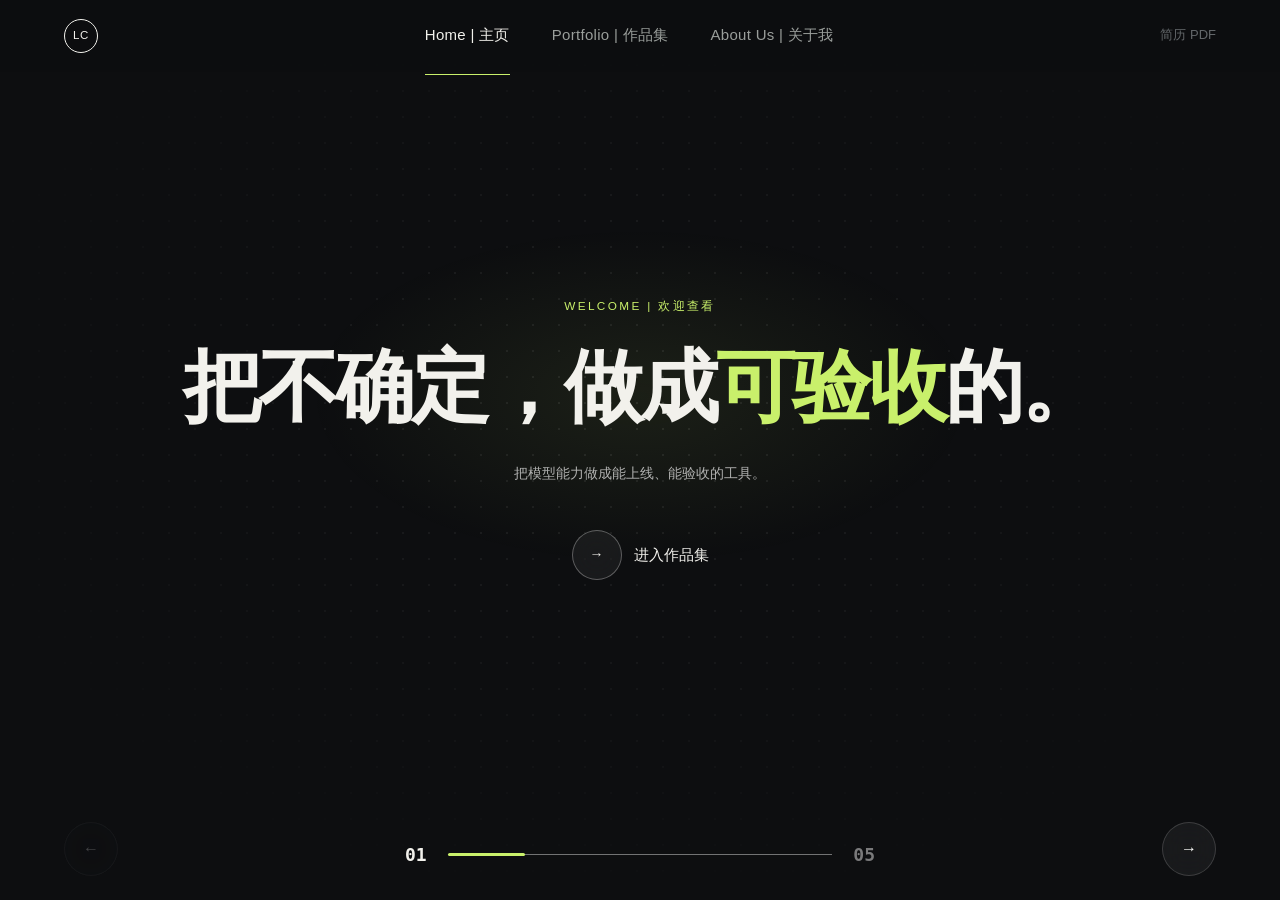
<file: index.html>
<!DOCTYPE html>
<html lang="zh-CN">
<head>
<meta charset="UTF-8">
<meta name="viewport" content="width=device-width,initial-scale=1">
<title>李陈斌 · AI 产品经理 · 作品集</title>
<meta name="description" content="把不确定，做成可验收的。应用层 AI 产品：直播合规检测、私域 AI 客服、电商直播经营 Agent、情绪管理 App。">
<meta property="og:type" content="website">
<meta property="og:site_name" content="李陈斌 · AI 产品经理">
<meta property="og:title" content="李陈斌 · AI 产品经理 · 作品集">
<meta property="og:description" content="把不确定，做成可验收的。四个项目 + 一件自己造的工具。">
<meta property="og:url" content="https://lcb18892692536.github.io/lichenbin-portfolio/">
<meta property="og:image" content="https://lcb18892692536.github.io/lichenbin-portfolio/assets/og-cover.png">
<meta property="og:image:width" content="1200">
<meta property="og:image:height" content="630">
<meta name="twitter:card" content="summary_large_image">
<link rel="stylesheet" href="assets/style.css">
</head>
<body>

<nav class="nav">
  <a class="logo" href="index.html">LC</a>
  <div class="menu">
    <a href="index.html" class="on">Home | 主页</a>
    <a href="work.html">Portfolio | 作品集</a>
    <a href="about.html">About Us | 关于我</a>
  </div>
  <div class="right">
    <a href="assets/resume.pdf" download>简历 PDF</a>
  </div>
</nav>

<div class="deck">
  <div class="lane">

    <!-- 01 封面（居中 + Tech Text） -->
    <section class="slide slide-center">
      <div class="inner">
        <div class="eyebrow">Welcome | 欢迎查看</div>
        <h1 data-tech>把不确定，做成<em>可验收</em>的。</h1>
        <p class="desc">把模型能力做成能上线、能验收的工具。</p>
        <a class="cta" href="work.html"><i>→</i>进入作品集</a>
      </div>
    </section>

    <!-- 02 Z·SPACE -->
    <section class="slide">
      <div class="halo"></div>
      <div class="pane">
        <img src="assets/img/zspace-cover.webp" alt="Z·SPACE 复盘界面：左边提问，右边执行链路">
        <i class="fade"></i>
      </div>
      <div class="inner">
        <div class="eyebrow">Case 01 | Z·Space</div>
        <h1>让 Agent <em>懂生意</em>，<br>而不是只会查表。</h1>
        <p class="desc">运营问“这场为什么比上一场差”，Agent 要答得出来，还要答得出处。我负责把客户手里的表和字段，翻译成 Agent 能懂、运营也认的同一套语言。</p>
        <div class="kpis">
          <div><b>80+</b><span>覆盖运营</span></div>
          <div><b>2500+</b><span>场复盘</span></div>
          <div><b>−72%</b><span>单次复盘耗时</span></div>
        </div>
        <a class="cta" href="work/zspace.html"><i>→</i>看这个项目</a>
      </div>
    </section>

    <!-- 03 华为 -->
    <section class="slide">
      <div class="halo"></div>
      <div class="pane">
        <img src="assets/img/logtool.webp" alt="断句时长记录表界面">
        <i class="fade"></i>
      </div>
      <div class="inner">
        <div class="eyebrow">Case 02 | Huawei</div>
        <h1>25 秒的迟到，<br>查到最后是<em>一行配置</em>。</h1>
        <p class="desc">从延迟 badcase 查起：先聚类、再拆链路，最后落到断句参数上；然后逐个验证候选值，直到时延问题不再复现。</p>
        <div class="kpis">
          <div><b>27</b><span>个直播间</span></div>
          <div><b>−25s</b><span>端到端时延</span></div>
          <div><b>0 起</b><span>改后复现的时延 badcase</span></div>
        </div>
        <a class="cta" href="work/huawei.html"><i>→</i>看这个项目</a>
      </div>
    </section>

    <!-- 04 MoodBean -->
    <section class="slide">
      <div class="halo"></div>
      <div class="pane">
        <img src="assets/img/mb-cover.webp" alt="MoodBean 打卡海报：同一条提示词生成的四种画风">
        <i class="fade"></i>
      </div>
      <div class="inner">
        <div class="eyebrow">Case 03 | MoodBean</div>
        <h1>同一个角色，<br>要<em>两套人格</em>。</h1>
        <p class="desc">把情绪回复拆成两套规则：日记场景限 60 字、只接住不追问；对话场景给五段结构、允许一次邀请。再用品类标签把疗愈动作接进回复。</p>
        <div class="kpis">
          <div><b>2</b><span>套提示词人格</span></div>
          <div><b>≤60</b><span>字回响上限</span></div>
          <div><b>150+</b><span>种子用户 A/B</span></div>
        </div>
        <a class="cta" href="work/moodbean.html"><i>→</i>看这个项目</a>
      </div>
    </section>

    <!-- 05 方法 -->
    <section class="slide">
      <div class="inner">
        <div class="eyebrow">Method | 方法</div>
        <h1>能确定的事，<br>不交给<em>模型</em>。</h1>
        <p class="desc">四个项目看上去分散，其实只回答了同一个问题：这件事该由模型决定多少。<br>越往右上，授权越多，要提前框住的东西也越多。</p>
        <div style="margin:0 0 40px;border-left:2px solid var(--line);padding-left:20px">
          <div style="font-size:15px;line-height:1.9;color:#CFCEC8;margin-bottom:10px">
            <b style="color:var(--accent);font-weight:500">01</b>　能写死的，别进模型——口径、字段、默认值
          </div>
          <div style="font-size:15px;line-height:1.9;color:#CFCEC8;margin-bottom:10px">
            <b style="color:var(--accent);font-weight:500">02</b>　让模型判断的，先分级——事实 / 推断 / 建议
          </div>
          <div style="font-size:15px;line-height:1.9;color:#CFCEC8">
            <b style="color:var(--accent);font-weight:500">03</b>　允许它错的，留回滚——草稿、复核、灰度
          </div>
        </div>
        <a class="cta" href="work.html"><i>→</i>看全部作品</a>
      </div>
    </section>


  </div>
</div>

<button class="arrow-l" aria-label="上一屏">←</button>
<button class="arrow-r" aria-label="下一屏">→</button>

<div class="pager">
  <span class="cnt">01</span>
  <span class="track"><i></i></span>
  <span class="tot">05</span>
</div>

<script src="assets/app.js"></script>
<script src="assets/tech.js"></script>
</body>
</html>
</file>
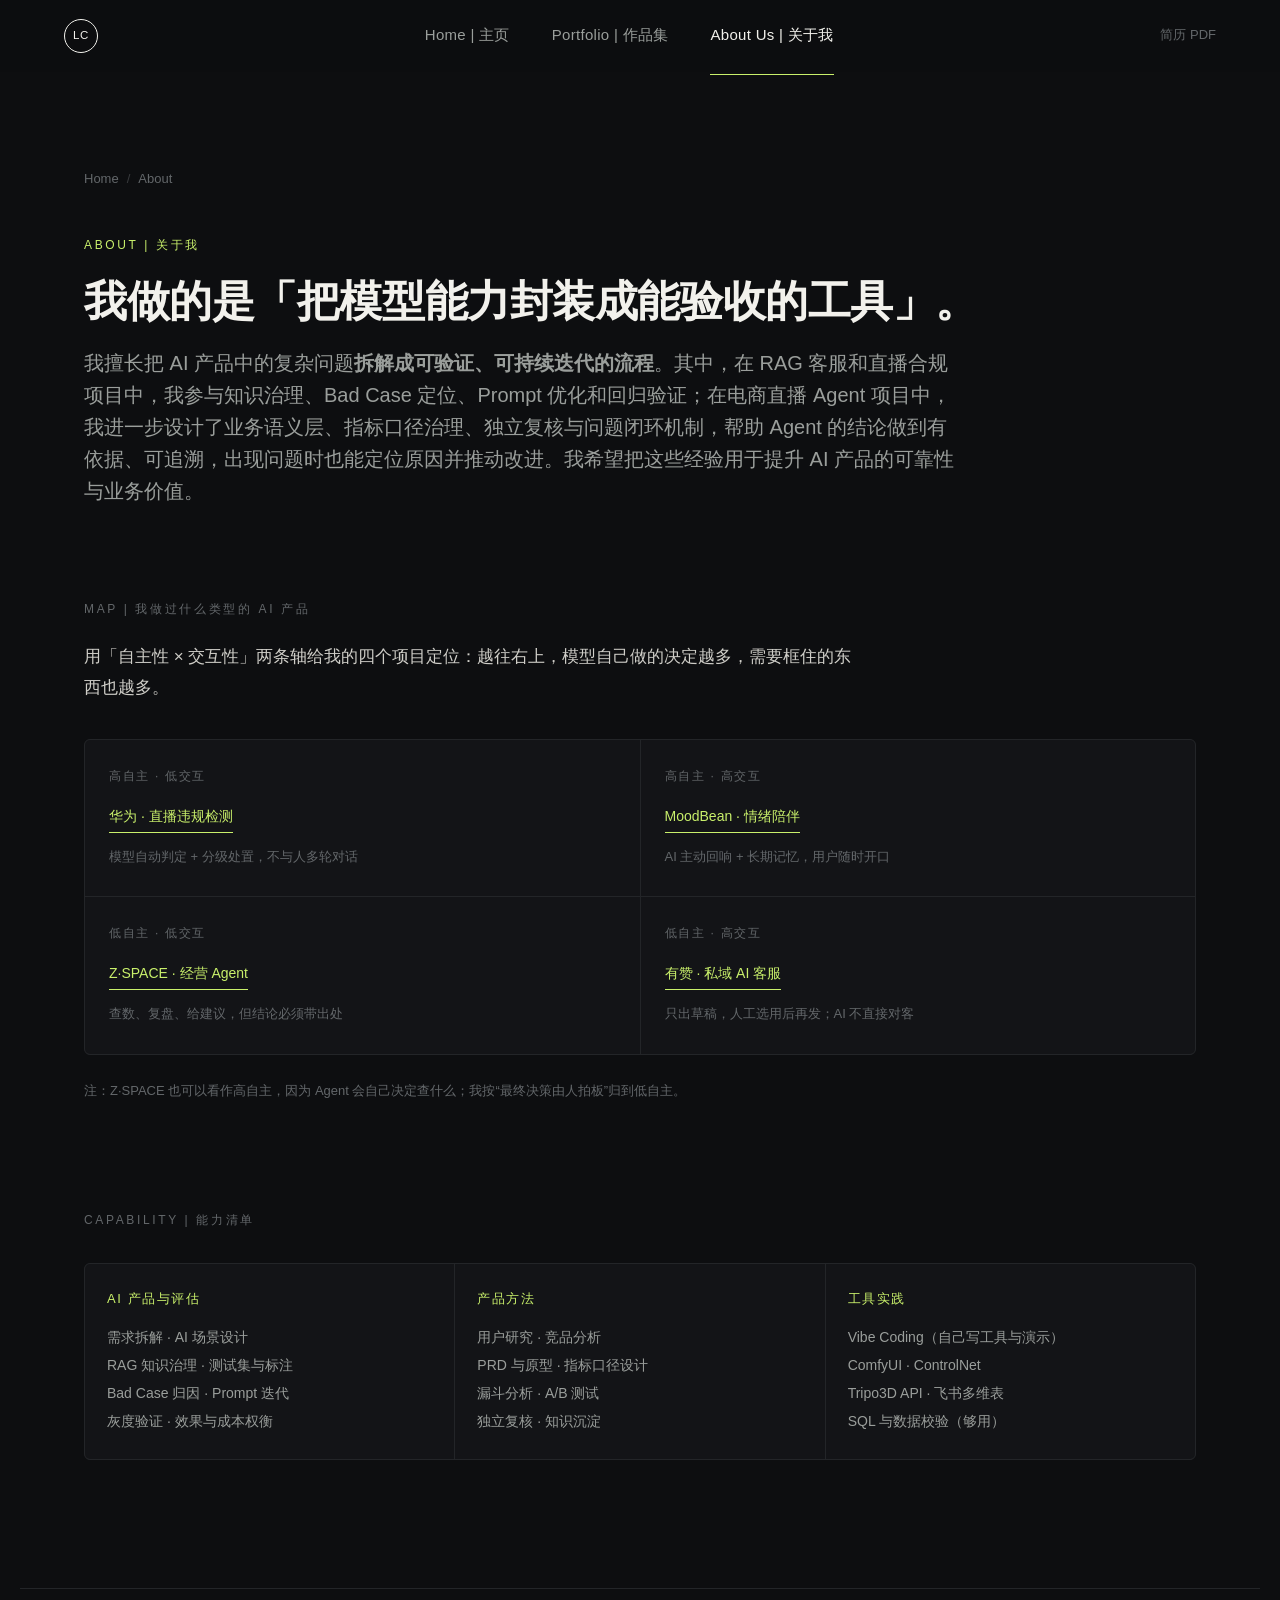
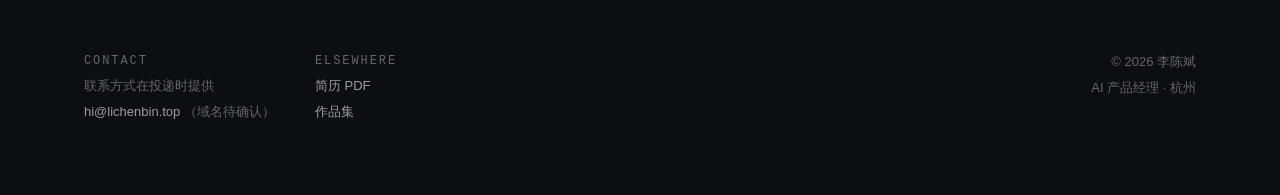
<file: about.html>
<!DOCTYPE html>
<html lang="zh-CN">
<head>
<meta charset="UTF-8">
<meta name="viewport" content="width=device-width,initial-scale=1">
<title>About | 关于我 · 李陈斌</title>
<meta name="description" content="AI 产品经理，做应用层 AI 产品：把模型能力做成能上线、能验收的工具。">
<meta property="og:type" content="website">
<meta property="og:site_name" content="李陈斌 · AI 产品经理">
<meta property="og:title" content="About | 关于我 · 李陈斌">
<meta property="og:description" content="AI 产品经理，做应用层 AI 产品：把模型能力做成能上线、能验收的工具。">
<meta property="og:url" content="https://lcb18892692536.github.io/lichenbin-portfolio/about.html">
<meta property="og:image" content="https://lcb18892692536.github.io/lichenbin-portfolio/assets/og-cover.png">
<meta property="og:image:width" content="1200">
<meta property="og:image:height" content="630">
<meta name="twitter:card" content="summary_large_image">
<link rel="stylesheet" href="assets/style.css">
<style>
  .quad{display:grid;grid-template-columns:1fr 1fr;gap:1px;background:var(--line);
    border:1px solid var(--line);border-radius:6px;overflow:hidden;margin:36px 0}
  .quad div{background:var(--bg-2);padding:26px 24px;min-height:150px;position:relative}
  .quad b{display:block;font-size:12px;letter-spacing:.14em;text-transform:uppercase;
    color:var(--mute);margin-bottom:14px;font-weight:500}
  .quad span{display:inline-block;font-size:14px;color:var(--fg);margin:0 12px 8px 0;
    border-bottom:1px solid var(--line);padding-bottom:3px}
  .quad span.hi{color:var(--accent);border-bottom-color:var(--accent)}
  .skills{display:grid;grid-template-columns:repeat(3,1fr);gap:1px;background:var(--line);
    border:1px solid var(--line);border-radius:6px;overflow:hidden;margin:32px 0}
  .skills div{background:var(--bg-2);padding:24px 22px}
  .skills h4{font-size:13px;letter-spacing:.12em;text-transform:uppercase;color:var(--accent);
    margin:0 0 12px;font-weight:500}
  .skills p{margin:0;font-size:14px;line-height:2;color:var(--dim)}
  @media (max-width:1023px){.skills{grid-template-columns:1fr}}
</style>
</head>
<body>

<nav class="nav">
  <a class="logo" href="index.html">LC</a>
  <div class="menu">
    <a href="index.html">Home | 主页</a>
    <a href="work.html">Portfolio | 作品集</a>
    <a href="about.html" class="on">About Us | 关于我</a>
  </div>
  <div class="right">
    <a href="assets/resume.pdf" download>简历 PDF</a>
  </div>
</nav>

<header class="page-head">
  <div class="crumbs"><a href="index.html">Home</a><span>/</span>About</div>
  <div class="eyebrow">About | 关于我</div>
  <h1 class="h1 h1-one h1-tight">我做的是「把模型能力封装成能验收的工具」。</h1>
  <p class="lead">我擅长把 AI 产品中的复杂问题<b>拆解成可验证、可持续迭代的流程</b>。其中，在 RAG 客服和直播合规项目中，我参与知识治理、Bad Case 定位、Prompt 优化和回归验证；在电商直播 Agent 项目中，我进一步设计了业务语义层、指标口径治理、独立复核与问题闭环机制，帮助 Agent 的结论做到有依据、可追溯，出现问题时也能定位原因并推动改进。我希望把这些经验用于提升 AI 产品的可靠性与业务价值。</p>
</header>

<main class="wrap">

  <!-- 四象限 -->
  <section style="padding-bottom:24px">
    <div class="eyebrow dim">Map | 我做过什么类型的 AI 产品</div>
    <p class="body">用「自主性 × 交互性」两条轴给我的四个项目定位：越往右上，模型自己做的决定越多，需要框住的东西也越多。</p>
    <div class="quad">
      <div>
        <b>高自主 · 低交互</b>
        <span class="hi">华为 · 直播违规检测</span><br>
        <small class="cap">模型自动判定 + 分级处置，不与人多轮对话</small>
      </div>
      <div>
        <b>高自主 · 高交互</b>
        <span class="hi">MoodBean · 情绪陪伴</span><br>
        <small class="cap">AI 主动回响 + 长期记忆，用户随时开口</small>
      </div>
      <div>
        <b>低自主 · 低交互</b>
        <span class="hi">Z·SPACE · 经营 Agent</span><br>
        <small class="cap">查数、复盘、给建议，但结论必须带出处</small>
      </div>
      <div>
        <b>低自主 · 高交互</b>
        <span class="hi">有赞 · 私域 AI 客服</span><br>
        <small class="cap">只出草稿，人工选用后再发；AI 不直接对客</small>
      </div>
    </div>
    <p class="cap" style="margin-top:-10px">注：Z·SPACE 也可以看作高自主，因为 Agent 会自己决定查什么；我按“最终决策由人拍板”归到低自主。</p>
  </section>

  <!-- 能力 -->
  <section style="padding:72px 0 96px">
    <div class="eyebrow dim">Capability | 能力清单</div>
    <div class="skills">
      <div>
        <h4>AI 产品与评估</h4>
        <p>需求拆解 · AI 场景设计<br>RAG 知识治理 · 测试集与标注<br>Bad Case 归因 · Prompt 迭代<br>灰度验证 · 效果与成本权衡</p>
      </div>
      <div>
        <h4>产品方法</h4>
        <p>用户研究 · 竞品分析<br>PRD 与原型 · 指标口径设计<br>漏斗分析 · A/B 测试<br>独立复核 · 知识沉淀</p>
      </div>
      <div>
        <h4>工具实践</h4>
        <p>Vibe Coding（自己写工具与演示）<br>ComfyUI · ControlNet<br>Tripo3D API · 飞书多维表<br>SQL 与数据校验（够用）</p>
      </div>
    </div>
  </section>

</main>

<footer class="foot">
  <div class="col">
    <div class="mono" style="color:var(--mute);font-size:12px;letter-spacing:.16em">CONTACT</div>
    联系方式在投递时提供<br>
    <a href="mailto:hi@lichenbin.top">hi@lichenbin.top</a> <span style="color:var(--mute)">（域名待确认）</span>
  </div>
  <div class="col">
    <div class="mono" style="color:var(--mute);font-size:12px;letter-spacing:.16em">ELSEWHERE</div>
    <a href="assets/resume.pdf" download>简历 PDF</a><br>
    <a href="work.html">作品集</a>
  </div>
  <div class="sp"></div>
  <div class="col" style="text-align:right">
    © <span data-year>2026</span> 李陈斌<br>AI 产品经理 · 杭州
  </div>
</footer>

<script src="assets/app.js"></script>
</body>
</html>
</file>
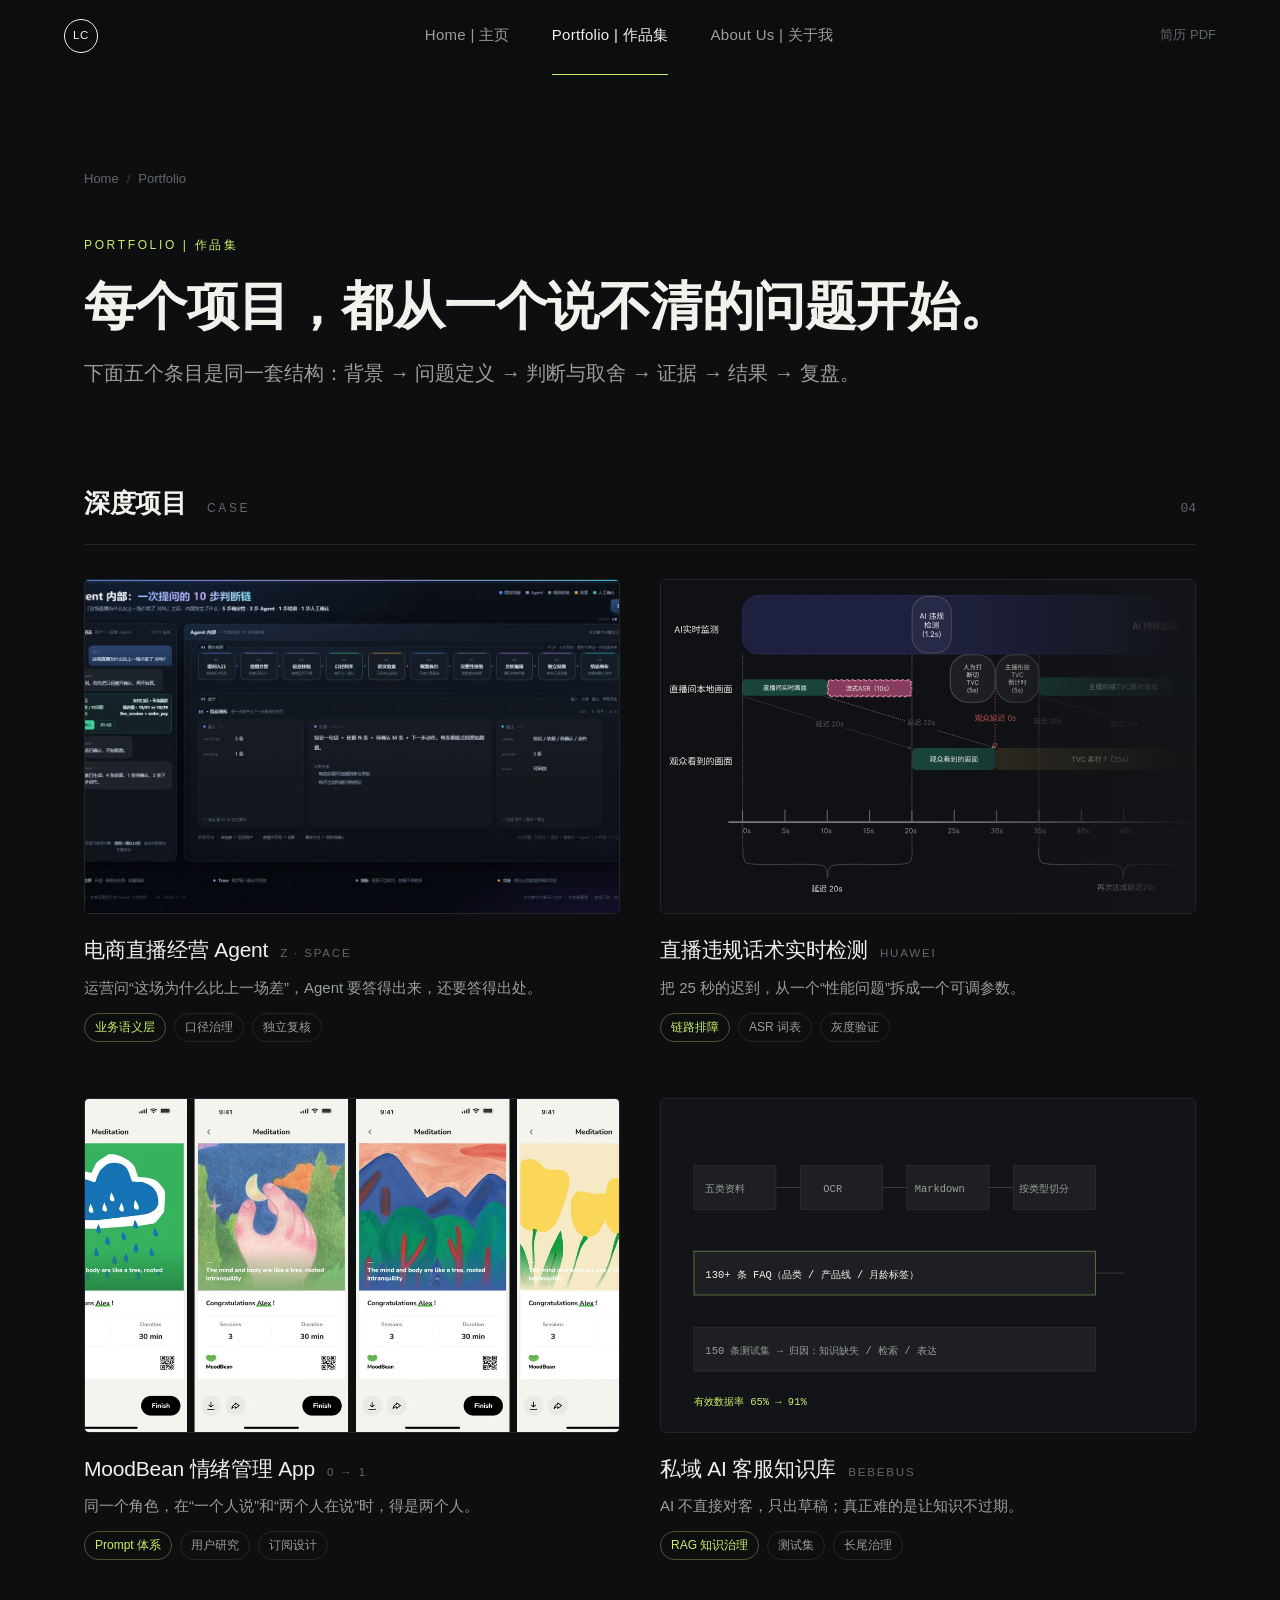
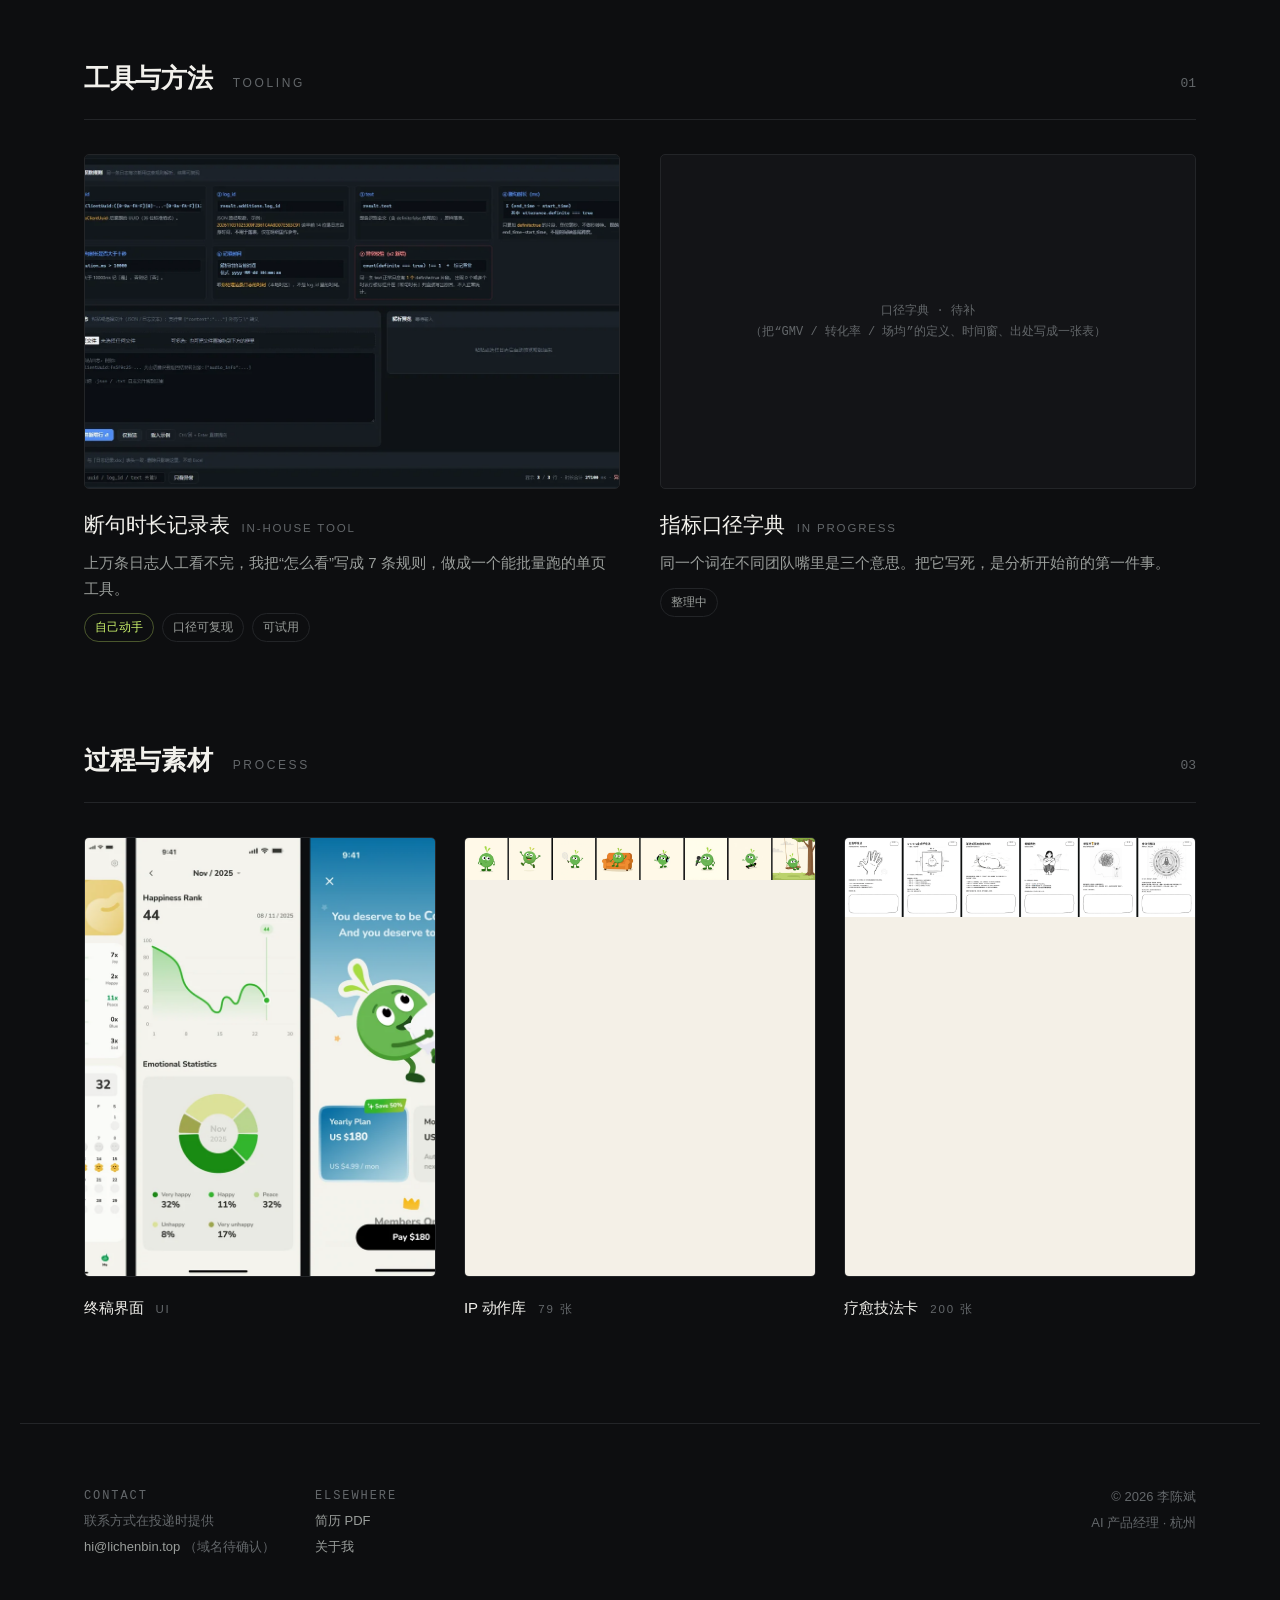
<file: work.html>
<!DOCTYPE html>
<html lang="zh-CN">
<head>
<meta charset="UTF-8">
<meta name="viewport" content="width=device-width,initial-scale=1">
<title>Portfolio | 作品集 · 李陈斌</title>
<meta name="description" content="四个项目 + 一件自己造的工具：直播合规检测、私域 AI 客服、电商直播经营 Agent、情绪管理 App、断句时长记录表。">
<meta property="og:type" content="website">
<meta property="og:site_name" content="李陈斌 · AI 产品经理">
<meta property="og:title" content="Portfolio | 作品集 · 李陈斌">
<meta property="og:description" content="每个项目都从一个说不清的问题开始：背景 → 问题定义 → 判断与取舍 → 证据 → 结果 → 复盘。">
<meta property="og:url" content="https://lcb18892692536.github.io/lichenbin-portfolio/work.html">
<meta property="og:image" content="https://lcb18892692536.github.io/lichenbin-portfolio/assets/og-cover.png">
<meta property="og:image:width" content="1200">
<meta property="og:image:height" content="630">
<meta name="twitter:card" content="summary_large_image">
<link rel="stylesheet" href="assets/style.css">
</head>
<body>

<nav class="nav">
  <a class="logo" href="index.html">LC</a>
  <div class="menu">
    <a href="index.html">Home | 主页</a>
    <a href="work.html" class="on">Portfolio | 作品集</a>
    <a href="about.html">About Us | 关于我</a>
  </div>
  <div class="right">
    <a href="assets/resume.pdf" download>简历 PDF</a>
  </div>
</nav>

<header class="page-head">
  <div class="crumbs"><a href="index.html">Home</a><span>/</span>Portfolio</div>
  <div class="eyebrow">Portfolio | 作品集</div>
  <h1 class="h1 h1-one">每个项目，都从一个说不清的问题开始。</h1>
  <p class="lead">下面五个条目是同一套结构：背景 → 问题定义 → 判断与取舍 → 证据 → 结果 → 复盘。</p>
</header>

<main class="wrap">

  <!-- ========== CASE ========== -->
  <section class="cat">
    <div class="cat-head">
      <h2>深度项目</h2><span class="en">Case</span><span class="n">04</span>
    </div>
    <div class="cards">

      <a class="card" href="work/zspace.html">
        <div class="cover"><img src="assets/img/zspace-cover.webp" alt="Z·SPACE 直播复盘 Agent 界面"></div>
        <h3>电商直播经营 Agent <em>Z · Space</em></h3>
        <p class="claim">运营问“这场为什么比上一场差”，Agent 要答得出来，还要答得出处。</p>
        <div class="tags"><span class="tag hi">业务语义层</span><span class="tag">口径治理</span><span class="tag">独立复核</span></div>
      </a>

      <a class="card" href="work/huawei.html">
        <div class="cover cover-contain"><img src="assets/img/huawei-latency.svg" alt="端到端延迟时间轴：观众画面天然滞后 20 秒，检测叠加后超过 15 秒指标"></div>
        <h3>直播违规话术实时检测 <em>Huawei</em></h3>
        <p class="claim">把 25 秒的迟到，从一个“性能问题”拆成一个可调参数。</p>
        <div class="tags"><span class="tag hi">链路排障</span><span class="tag">ASR 词表</span><span class="tag">灰度验证</span></div>
      </a>

      <a class="card" href="work/moodbean.html">
        <div class="cover"><img src="assets/img/mb-posters.webp" alt="MoodBean 打卡海报的多种 AI 画风"></div>
        <h3>MoodBean 情绪管理 App <em>0 → 1</em></h3>
        <p class="claim">同一个角色，在“一个人说”和“两个人在说”时，得是两个人。</p>
        <div class="tags"><span class="tag hi">Prompt 体系</span><span class="tag">用户研究</span><span class="tag">订阅设计</span></div>
      </a>

      <a class="card" href="work/youzan.html">
        <div class="cover">
          <svg viewBox="0 0 560 350" width="100%" height="100%" xmlns="http://www.w3.org/2000/svg">
            <rect width="560" height="350" fill="#131417"/>
            <g font-family="monospace" font-size="11" fill="#9A9E9B">
              <rect x="34" y="70" width="86" height="46" fill="#1D1F22" stroke="#2A2C30"/><text x="46" y="98">五类资料</text>
              <rect x="146" y="70" width="86" height="46" fill="#1D1F22" stroke="#2A2C30"/><text x="170" y="98">OCR</text>
              <rect x="258" y="70" width="86" height="46" fill="#1D1F22" stroke="#2A2C30"/><text x="266" y="98">Markdown</text>
              <rect x="370" y="70" width="86" height="46" fill="#1D1F22" stroke="#2A2C30"/><text x="376" y="98">按类型切分</text>
              <g stroke="#3A3D40"><line x1="120" y1="93" x2="146" y2="93"/><line x1="232" y1="93" x2="258" y2="93"/><line x1="344" y1="93" x2="370" y2="93"/></g>
              <rect x="34" y="160" width="422" height="46" fill="#1D1F22" stroke="#C9F06B" stroke-opacity=".4"/><text x="46" y="188" fill="#F2F1EC">130+ 条 FAQ（品类 / 产品线 / 月龄标签）</text>
              <line x1="456" y1="183" x2="486" y2="183" stroke="#3A3D40"/>
              <rect x="34" y="240" width="422" height="46" fill="#1D1F22" stroke="#2A2C30"/><text x="46" y="268">150 条测试集 → 归因：知识缺失 / 检索 / 表达</text>
              <text x="34" y="322" fill="#C9F06B">有效数据率 65% → 91%</text>
            </g>
          </svg>
        </div>
        <h3>私域 AI 客服知识库 <em>bebeBus</em></h3>
        <p class="claim">AI 不直接对客，只出草稿；真正难的是让知识不过期。</p>
        <div class="tags"><span class="tag hi">RAG 知识治理</span><span class="tag">测试集</span><span class="tag">长尾治理</span></div>
      </a>

    </div>
  </section>

  <!-- ========== TOOLING ========== -->
  <section class="cat">
    <div class="cat-head">
      <h2>工具与方法</h2><span class="en">Tooling</span><span class="n">01</span>
    </div>
    <div class="cards">
      <a class="card" href="work/logtool.html">
        <div class="cover"><img src="assets/img/logtool.webp" alt="断句时长记录表界面"></div>
        <h3>断句时长记录表 <em>In-house Tool</em></h3>
        <p class="claim">上万条日志人工看不完，我把“怎么看”写成 7 条规则，做成一个能批量跑的单页工具。</p>
        <div class="tags"><span class="tag hi">自己动手</span><span class="tag">口径可复现</span><span class="tag">可试用</span></div>
      </a>
      <div class="card" style="cursor:default">
        <div class="cover" style="display:flex;align-items:center;justify-content:center">
          <div class="ph">口径字典 · 待补<br>（把“GMV / 转化率 / 场均”的定义、时间窗、出处写成一张表）</div>
        </div>
        <h3>指标口径字典 <em>In Progress</em></h3>
        <p class="claim">同一个词在不同团队嘴里是三个意思。把它写死，是分析开始前的第一件事。</p>
        <div class="tags"><span class="tag">整理中</span></div>
      </div>
    </div>
  </section>

  <!-- ========== PROCESS ========== -->
  <section class="cat">
    <div class="cat-head">
      <h2>过程与素材</h2><span class="en">Process</span><span class="n">03</span>
    </div>
    <div class="cards three">
      <a class="card" href="assets/img/mb-ui.webp" target="_blank">
        <div class="cover" style="aspect-ratio:4/5"><img src="assets/img/mb-ui.webp" alt="MoodBean 终稿界面"></div>
        <h3 style="font-size:15px">终稿界面 <em>UI</em></h3>
      </a>
      <a class="card" href="assets/img/mb-beans.webp" target="_blank">
        <div class="cover" style="aspect-ratio:4/5"><img src="assets/img/mb-beans.webp" alt="同一只豌豆的多种动作" style="object-fit:contain;background:#F4F0E6"></div>
        <h3 style="font-size:15px">IP 动作库 <em>79 张</em></h3>
      </a>
      <a class="card" href="assets/img/mb-tech.webp" target="_blank">
        <div class="cover" style="aspect-ratio:4/5"><img src="assets/img/mb-tech.webp" alt="疗愈技法卡片" style="object-fit:contain;background:#F4F0E6"></div>
        <h3 style="font-size:15px">疗愈技法卡 <em>200 张</em></h3>
      </a>
    </div>
  </section>

</main>

<footer class="foot">
  <div class="col">
    <div class="mono" style="color:var(--mute);font-size:12px;letter-spacing:.16em">CONTACT</div>
    联系方式在投递时提供<br>
    <a href="mailto:hi@lichenbin.top">hi@lichenbin.top</a> <span style="color:var(--mute)">（域名待确认）</span>
  </div>
  <div class="col">
    <div class="mono" style="color:var(--mute);font-size:12px;letter-spacing:.16em">ELSEWHERE</div>
    <a href="assets/resume.pdf" download>简历 PDF</a><br>
    <a href="about.html">关于我</a>
  </div>
  <div class="sp"></div>
  <div class="col" style="text-align:right">
    © <span data-year>2026</span> 李陈斌<br>AI 产品经理 · 杭州
  </div>
</footer>

<script src="assets/app.js"></script>
</body>
</html>
</file>
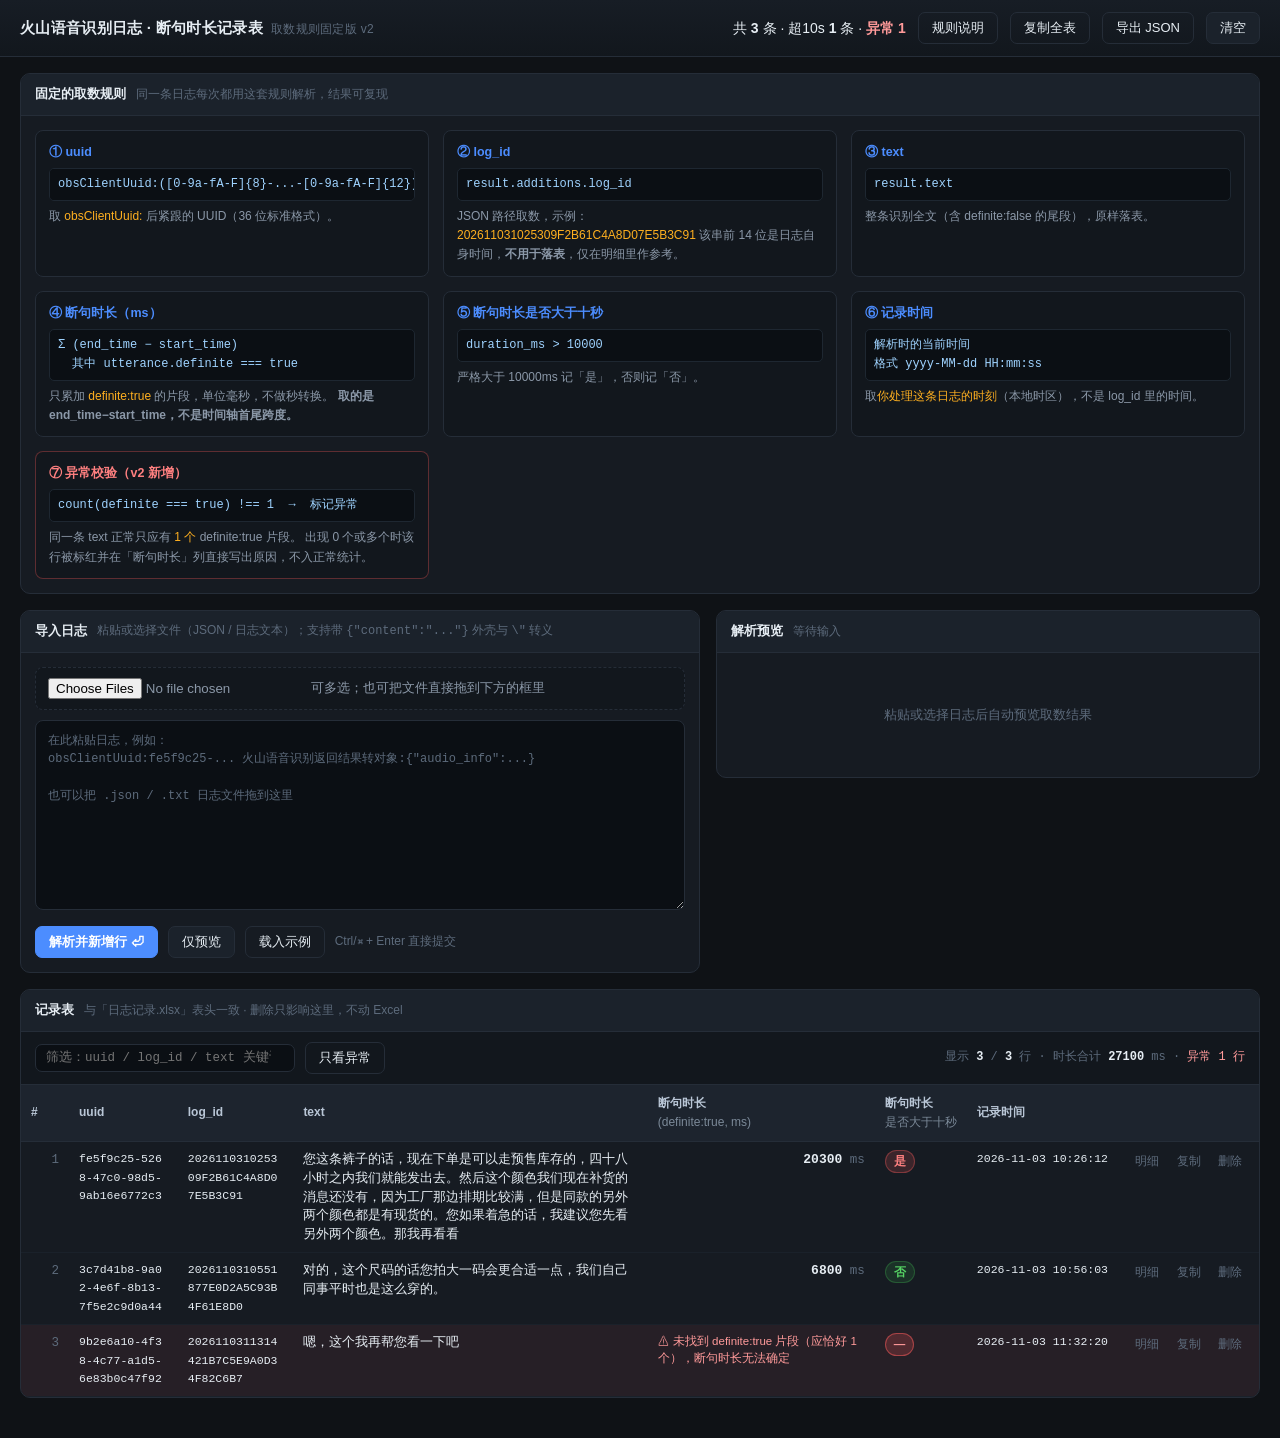
<file: demo/logtool.html>
<!DOCTYPE html>
<html lang="zh-CN">
<head>
<meta charset="UTF-8">
<meta name="viewport" content="width=device-width, initial-scale=1.0">
<title>火山语音识别日志 · 断句时长记录表</title>
<style>
  :root{
    --bg:#0f1216; --panel:#161b22; --panel-2:#1b222b; --line:#252d38;
    --fg:#e6edf3; --fg-dim:#8b98a8; --fg-mute:#5d6b7c;
    --accent:#4c8dff; --accent-soft:rgba(76,141,255,.14);
    --warn:#ffb020; --bad:#ff5c5c; --ok:#3fb950;
    --mono:'Cascadia Mono','JetBrains Mono',Consolas,'SF Mono',Menlo,monospace;
  }
  *{box-sizing:border-box}
  html,body{margin:0;height:100%}
  body{
    background:var(--bg); color:var(--fg);
    font:14px/1.6 -apple-system,'Segoe UI','Microsoft YaHei',sans-serif;
    display:flex; flex-direction:column; min-height:100vh;
  }
  a{color:var(--accent)}

  /* ---------- 顶栏 ---------- */
  header{
    display:flex; align-items:center; gap:12px; flex-wrap:wrap;
    padding:12px 20px; background:linear-gradient(180deg,#171d25,#12171d);
    border-bottom:1px solid var(--line); position:sticky; top:0; z-index:30;
  }
  header h1{font-size:15px; margin:0; font-weight:600; letter-spacing:.3px}
  header h1 span{color:var(--fg-mute); font-weight:400; margin-left:8px; font-size:12px}
  .spacer{flex:1}
  .btn{
    background:var(--panel-2); color:var(--fg); border:1px solid var(--line);
    padding:6px 13px; border-radius:7px; font-size:13px; cursor:pointer;
    transition:.14s; white-space:nowrap; font-family:inherit;
  }
  .btn:hover{border-color:#3a4756; background:#212a35}
  .btn.primary{background:var(--accent); border-color:var(--accent); color:#fff; font-weight:600}
  .btn.primary:hover{background:#3f7ce8}
  .btn.danger:hover{border-color:var(--bad); color:var(--bad)}
  .btn.ghost{background:transparent}
  .btn:disabled{opacity:.45; cursor:not-allowed}

  /* ---------- 布局 ---------- */
  main{flex:1; padding:16px 20px 40px; display:flex; flex-direction:column; gap:16px; max-width:100%}
  .card{background:var(--panel); border:1px solid var(--line); border-radius:10px; overflow:hidden}
  .card > .card-hd{
    display:flex; align-items:center; gap:10px; flex-wrap:wrap;
    padding:10px 14px; border-bottom:1px solid var(--line); background:var(--panel-2);
  }
  .card-hd h2{margin:0; font-size:13px; font-weight:600; color:var(--fg)}
  .card-hd .hint{font-size:12px; color:var(--fg-mute)}
  .card-bd{padding:14px}

  /* ---------- 规则区 ---------- */
  #rules .card-bd{display:grid; grid-template-columns:repeat(auto-fit,minmax(310px,1fr)); gap:14px}
  .rule{background:#12171d; border:1px solid var(--line); border-radius:8px; padding:11px 13px}
  .rule b{display:block; font-size:12.5px; color:var(--accent); margin-bottom:6px; font-weight:600}
  .rule code,.mono{font-family:var(--mono); font-size:12px}
  .rule code{display:block; background:#0b0f14; border:1px solid #1e2731; color:#9fd3ff;
    padding:6px 8px; border-radius:5px; overflow-x:auto; white-space:pre}
  .rule p{margin:6px 0 0; font-size:12px; color:var(--fg-dim)}
  .rule p em{color:var(--warn); font-style:normal}
  .rule.bad{border-color:rgba(255,92,92,.32)}
  .rule.bad b{color:#ff8080}

  /* ---------- 输入区 ---------- */
  .io{display:grid; grid-template-columns:1.25fr 1fr; gap:16px; align-items:start}
  @media (max-width:1080px){ .io{grid-template-columns:1fr} }
  textarea{
    width:100%; min-height:190px; resize:vertical; background:#0b0f14; color:var(--fg);
    border:1px solid var(--line); border-radius:8px; padding:11px 12px;
    font-family:var(--mono); font-size:12px; line-height:1.55; outline:none;
  }
  textarea:focus{border-color:var(--accent); box-shadow:0 0 0 3px var(--accent-soft)}
  textarea::placeholder{color:var(--fg-mute)}
  .io-foot{display:flex; align-items:center; gap:10px; margin-top:10px; flex-wrap:wrap}
  .io-foot .hint{font-size:12px; color:var(--fg-mute)}
  #drop{
    border:1px dashed var(--line); border-radius:8px; padding:10px 12px; margin-bottom:10px;
    font-size:12.5px; color:var(--fg-dim); display:flex; align-items:center; gap:10px; flex-wrap:wrap;
    background:#12171d; transition:.15s;
  }
  #drop.over{border-color:var(--accent); background:var(--accent-soft); color:var(--fg)}
  #drop b{color:var(--accent); font-weight:600}

  /* ---------- 预览 ---------- */
  .kv{display:grid; grid-template-columns:auto 1fr; gap:7px 14px; font-size:12.5px}
  .kv dt{color:var(--fg-mute); white-space:nowrap}
  .kv dd{margin:0; font-family:var(--mono); font-size:12px; word-break:break-all}
  .big{font-size:22px; font-weight:700; font-family:var(--mono); color:var(--accent)}
  .pill{display:inline-block; padding:1px 8px; border-radius:20px; font-size:11.5px; font-weight:600}
  .pill.yes{background:rgba(255,92,92,.16); color:#ff8080; border:1px solid rgba(255,92,92,.35)}
  .pill.no{background:rgba(63,185,80,.14); color:#56d364; border:1px solid rgba(63,185,80,.3)}
  .pill.err{background:rgba(255,92,92,.2); color:#ff9a9a; border:1px solid rgba(255,92,92,.5)}
  .seg-list{margin-top:12px; border-top:1px dashed var(--line); padding-top:10px}
  .seg-list table{width:100%; border-collapse:collapse; font-size:12px}
  .seg-list th,.seg-list td{padding:4px 7px; text-align:left; border-bottom:1px solid #1c242e}
  .seg-list th{color:var(--fg-mute); font-weight:500; font-size:11.5px}
  .seg-list td.mono{font-family:var(--mono)}
  .tagT{color:#56d364; font-weight:700}
  .tagF{color:var(--fg-mute)}
  .alertbox{background:rgba(255,92,92,.1); border:1px solid rgba(255,92,92,.4); color:#ff9a9a;
    border-radius:8px; padding:9px 12px; font-size:12.5px; margin-bottom:12px; line-height:1.7}
  .alertbox b{color:#ffb3b3}

  /* ---------- 批量进度 ---------- */
  .prog{margin-top:12px; border-top:1px dashed var(--line); padding-top:10px; font-size:12.5px}
  .bar{height:6px; background:#0b0f14; border-radius:4px; overflow:hidden; margin:7px 0}
  .bar > i{display:block; height:100%; width:0; background:linear-gradient(90deg,#4c8dff,#56d364); transition:width .1s}
  .prog .row{display:flex; gap:16px; flex-wrap:wrap; color:var(--fg-dim); font-family:var(--mono); font-size:12px}
  .prog .row b{color:var(--fg)}

  /* ---------- 结果表 ---------- */
  .table-wrap{overflow:auto; max-height:62vh}
  table.grid{width:100%; border-collapse:separate; border-spacing:0; font-size:12.5px}
  table.grid th{
    position:sticky; top:0; z-index:2; background:#1d242e; color:#b9c6d6;
    font-weight:600; text-align:left; padding:9px 10px; white-space:nowrap;
    border-bottom:1px solid var(--line); font-size:12px;
  }
  table.grid td{padding:8px 10px; border-bottom:1px solid #1a212a; vertical-align:top}
  table.grid tr:hover td{background:#151b23}
  table.grid tr.sel td{background:rgba(76,141,255,.09)}
  table.grid tr.badrow td{background:rgba(255,92,92,.07)}
  table.grid tr.badrow:hover td{background:rgba(255,92,92,.12)}
  td.idx{color:var(--fg-mute); font-family:var(--mono); text-align:right; width:48px}
  td.mono{font-family:var(--mono); font-size:11.5px; word-break:break-all; max-width:250px}
  td.text{min-width:280px; max-width:520px; line-height:1.5}
  td.num{font-family:var(--mono); font-variant-numeric:tabular-nums; text-align:right; white-space:nowrap}
  td.num b{font-size:13px}
  td.err{color:#ff9a9a; font-size:11.5px; min-width:170px; line-height:1.5}
  td.actions{width:96px; white-space:nowrap}
  .iconbtn{background:none; border:1px solid transparent; color:var(--fg-mute); cursor:pointer;
    border-radius:5px; padding:2px 6px; font-size:12px; font-family:inherit}
  .iconbtn:hover{color:var(--accent); border-color:#2b3542; background:#1b232d}
  .iconbtn.del:hover{color:var(--bad); border-color:rgba(255,92,92,.4)}
  .empty{padding:38px 16px; text-align:center; color:var(--fg-mute); font-size:13px}
  .more{padding:12px; text-align:center; color:var(--fg-mute); font-size:12.5px; border-top:1px solid var(--line)}

  /* ---------- 工具条 ---------- */
  .toolbar{display:flex; align-items:center; gap:10px; flex-wrap:wrap; padding:10px 14px;
    border-bottom:1px solid var(--line); background:#12171d}
  .toolbar input[type=search]{
    background:#0b0f14; border:1px solid var(--line); color:var(--fg); border-radius:7px;
    padding:6px 10px; font-size:12.5px; font-family:var(--mono); outline:none; min-width:260px;
  }
  .toolbar input[type=search]:focus{border-color:var(--accent); box-shadow:0 0 0 3px var(--accent-soft)}
  .toolbar .stat{font-size:12px; color:var(--fg-mute); font-family:var(--mono)}
  .toolbar .stat b{color:var(--fg)}
  .toolbar .stat .warn{color:#ff9a9a}

  /* ---------- toast ---------- */
  #toast{position:fixed; bottom:22px; left:50%; transform:translateX(-50%) translateY(20px);
    background:#1f2a36; border:1px solid #2f3d4d; color:var(--fg); padding:9px 18px;
    border-radius:8px; font-size:13px; opacity:0; pointer-events:none; transition:.22s; z-index:99;
    box-shadow:0 8px 24px rgba(0,0,0,.45); max-width:80vw}
  #toast.show{opacity:1; transform:translateX(-50%) translateY(0)}
  #toast.err{border-color:rgba(255,92,92,.5); color:#ff9a9a}
</style>
</head>
<body>

<header>
  <h1>火山语音识别日志 · 断句时长记录表<span>取数规则固定版 v2</span></h1>
  <div class="spacer"></div>
  <span class="stat" id="stat"></span>
  <button class="btn ghost" id="btn-rules">规则说明</button>
  <button class="btn ghost" id="btn-copy">复制全表</button>
  <button class="btn ghost" id="btn-json">导出 JSON</button>
  <button class="btn danger" id="btn-clear">清空</button>
</header>

<main>

  <!-- 规则说明 -->
  <section class="card" id="rules">
    <div class="card-hd">
      <h2>固定的取数规则</h2>
      <span class="hint">同一条日志每次都用这套规则解析，结果可复现</span>
    </div>
    <div class="card-bd">
      <div class="rule">
        <b>① uuid</b>
        <code>obsClientUuid:([0-9a-fA-F]{8}-...-[0-9a-fA-F]{12})</code>
        <p>取 <em>obsClientUuid:</em> 后紧跟的 UUID（36 位标准格式）。</p>
      </div>
      <div class="rule">
        <b>② log_id</b>
        <code>result.additions.log_id</code>
        <p>JSON 路径取数，示例：<em>202611031025309F2B61C4A8D07E5B3C91</em>
           该串前 14 位是日志自身时间，<strong>不用于落表</strong>，仅在明细里作参考。</p>
      </div>
      <div class="rule">
        <b>③ text</b>
        <code>result.text</code>
        <p>整条识别全文（含 definite:false 的尾段），原样落表。</p>
      </div>
      <div class="rule">
        <b>④ 断句时长（ms）</b>
        <code>Σ (end_time − start_time)
  其中 utterance.definite === true</code>
        <p>只累加 <em>definite:true</em> 的片段，单位毫秒，不做秒转换。
           <strong>取的是 end_time−start_time，不是时间轴首尾跨度。</strong></p>
      </div>
      <div class="rule">
        <b>⑤ 断句时长是否大于十秒</b>
        <code>duration_ms &gt; 10000</code>
        <p>严格大于 10000ms 记「是」，否则记「否」。</p>
      </div>
      <div class="rule">
        <b>⑥ 记录时间</b>
        <code>解析时的当前时间
格式 yyyy-MM-dd HH:mm:ss</code>
        <p>取<em>你处理这条日志的时刻</em>（本地时区），不是 log_id 里的时间。</p>
      </div>
      <div class="rule bad">
        <b>⑦ 异常校验（v2 新增）</b>
        <code>count(definite === true) !== 1  →  标记异常</code>
        <p>同一条 text 正常只应有 <em>1 个</em> definite:true 片段。
           出现 0 个或多个时该行被标红并在「断句时长」列直接写出原因，不入正常统计。</p>
      </div>
    </div>
  </section>

  <!-- 输入 + 预览 -->
  <section class="io">
    <div class="card">
      <div class="card-hd">
        <h2>导入日志</h2>
        <span class="hint">粘贴或选择文件（JSON / 日志文本）；支持带 <code class="mono">{"content":"..."}</code> 外壳与 <code class="mono">\"</code> 转义</span>
      </div>
      <div class="card-bd">
        <div id="drop">
          
          <input type="file" id="file" accept=".json,.txt,.log,.jsonl,application/json,text/plain" multiple>
          <span class="hint">可多选；也可把文件直接拖到下方的框里</span>
        </div>
        <textarea id="input" spellcheck="false" placeholder='在此粘贴日志，例如：
obsClientUuid:fe5f9c25-... 火山语音识别返回结果转对象:{"audio_info":...}

也可以把 .json / .txt 日志文件拖到这里'></textarea>
        <div class="io-foot">
          <button class="btn primary" id="btn-parse">解析并新增行 ⏎</button>
          <button class="btn" id="btn-preview">仅预览</button>
          <button class="btn ghost" id="btn-sample">载入示例</button>
          <span class="hint" id="input-hint">Ctrl/⌘ + Enter 直接提交</span>
        </div>
      </div>
    </div>

    <div class="card">
      <div class="card-hd"><h2>解析预览</h2><span class="hint" id="preview-tag">等待输入</span></div>
      <div class="card-bd" id="preview">
        <div class="empty">粘贴或选择日志后自动预览取数结果</div>
      </div>
    </div>
  </section>

  <!-- 记录表 -->
  <section class="card">
    <div class="card-hd">
      <h2>记录表</h2>
      <span class="hint">与「日志记录.xlsx」表头一致 · 删除只影响这里，不动 Excel</span>
    </div>
    <div class="toolbar">
      <input type="search" id="search" placeholder="筛选：uuid / log_id / text 关键词…">
      <button class="btn ghost" id="btn-err-only">只看异常</button>
      <div class="spacer"></div>
      <span class="stat" id="stat2"></span>
    </div>
    <div class="table-wrap">
      <table class="grid" id="grid">
        <thead>
          <tr>
            <th class="idx">#</th>
            <th>uuid</th>
            <th>log_id</th>
            <th>text</th>
            <th>断句时长<br><span style="font-weight:400;color:#7b8998">(definite:true, ms)</span></th>
            <th>断句时长<br><span style="font-weight:400;color:#7b8998">是否大于十秒</span></th>
            <th>记录时间</th>
            <th></th>
          </tr>
        </thead>
        <tbody id="tbody"></tbody>
      </table>
      <div id="more-box" class="more" style="display:none">
        <button class="btn" id="btn-more">加载更多</button>
        <span id="more-txt" style="margin-left:10px"></span>
      </div>
      <div class="empty" id="empty">还没有记录，粘贴日志或选择 JSON 文件试试</div>
    </div>
  </section>
</main>

<div id="toast"></div>

<script type="application/json" id="seed">[{"uuid":"fe5f9c25-5268-47c0-98d5-9ab16e6772c3","log_id":"202611031025309F2B61C4A8D07E5B3C91","text":"您这条裤子的话，现在下单是可以走预售库存的，四十八小时之内我们就能发出去。然后这个颜色我们现在补货的消息还没有，因为工厂那边排期比较满，但是同款的另外两个颜色都是有现货的。您如果着急的话，我建议您先看另外两个颜色。那我再看看","duration_ms":20300,"over10":true,"record_time":"2026-11-03 10:26:12","definite_count":1,"total_count":2,"audio_duration":672500,"error":false,"error_msg":"","segments":[{"definite":true,"start_time":650531,"end_time":670831,"duration":20300,"text":"您这条裤子的话，现在下单是可以走预售库存的，四十八小时之内我们就能发出去。然后这个颜色我们现在补货的消息还没有，因为工厂那边排期比较满，但是同款的另外两个颜色都是有现货的。您如果着急的话，我建议您先看另外两个颜色。"},{"definite":false,"start_time":670831,"end_time":672303,"duration":1472,"text":"那我再看看"}],"ref":{"durationAllMs":21772,"spanMs":21772}},{"uuid":"3c7d41b8-9a02-4e6f-8b13-7f5e2c9d0a44","log_id":"2026110310551877E0D2A5C93B4F61E8D0","text":"对的，这个尺码的话您拍大一码会更合适一点，我们自己同事平时也是这么穿的。","duration_ms":6800,"over10":false,"record_time":"2026-11-03 10:56:03","definite_count":1,"total_count":1,"audio_duration":1293000,"error":false,"error_msg":"","segments":[{"definite":true,"start_time":1284400,"end_time":1291200,"duration":6800,"text":"对的，这个尺码的话您拍大一码会更合适一点，我们自己同事平时也是这么穿的。"}],"ref":{"durationAllMs":6800,"spanMs":6800}},{"uuid":"9b2e6a10-4f38-4c77-a1d5-6e83b0c47f92","log_id":"2026110311314421B7C5E9A0D34F82C6B7","text":"嗯，这个我再帮您看一下吧","duration_ms":0,"over10":false,"record_time":"2026-11-03 11:32:20","definite_count":0,"total_count":2,"audio_duration":88400,"error":true,"error_msg":"未找到 definite:true 片段（应恰好 1 个），断句时长无法确定","segments":[{"definite":false,"start_time":0,"end_time":4200,"duration":4200,"text":"嗯，这个我再帮您"},{"definite":false,"start_time":4200,"end_time":8800,"duration":4600,"text":"看一下吧"}],"ref":{"durationAllMs":8800,"spanMs":8800}}]</script>
<script>
/* ============================================================
   断句时长取数 parser（原 parser.js 已丢失，按页面「固定取数规则」重建）
   对外接口：window.VoiceLogParser = { RE, parse, nowText, logIdToTime }
   ============================================================ */
(function () {
  'use strict';

  var MARKER = 'obsClientUuid:';
  var JSON_MARKER = '火山语音识别返回结果转对象:';
  var UUID_RE = /obsClientUuid:\s*([0-9a-fA-F]{8}-[0-9a-fA-F]{4}-[0-9a-fA-F]{4}-[0-9a-fA-F]{4}-[0-9a-fA-F]{12})/;

  function pad(n) { return n < 10 ? '0' + n : '' + n; }

  function nowText(d) {
    d = d || new Date();
    return d.getFullYear() + '-' + pad(d.getMonth() + 1) + '-' + pad(d.getDate()) +
      ' ' + pad(d.getHours()) + ':' + pad(d.getMinutes()) + ':' + pad(d.getSeconds());
  }

  /** 规则②附注：log_id 前 14 位是日志自身时间，仅作参考，不落表 */
  function logIdToTime(logId) {
    if (!logId || !/^\d{14}/.test(logId)) return null;
    var s = String(logId).slice(0, 14);
    var y = +s.slice(0, 4), mo = +s.slice(4, 6), d = +s.slice(6, 8);
    var h = +s.slice(8, 10), mi = +s.slice(10, 12), se = +s.slice(12, 14);
    if (!(y >= 2000 && y <= 2100 && mo >= 1 && mo <= 12 && d >= 1 && d <= 31)) return null;
    if (h > 23 || mi > 59 || se > 59) return null;
    return y + '-' + pad(mo) + '-' + pad(d) + ' ' + pad(h) + ':' + pad(mi) + ':' + pad(se);
  }

  /** 从 from 之后找到第一个「配平的」JSON 对象（字符串内的括号/引号不算） */
  function extractJson(text, from) {
    var start = -1, i;
    for (i = from; i < text.length; i++) { if (text.charAt(i) === '{') { start = i; break; } }
    if (start < 0) return null;
    var depth = 0, inStr = false, esc = false, c;
    for (i = start; i < text.length; i++) {
      c = text.charAt(i);
      if (inStr) {
        if (esc) { esc = false; }
        else if (c === '\\') { esc = true; }
        else if (c === '"') { inStr = false; }
      } else {
        if (c === '"') { inStr = true; }
        else if (c === '{') { depth++; }
        else if (c === '}') { depth--; if (depth === 0) return text.slice(start, i + 1); }
      }
    }
    return null; // 没配平：多半是复制时被截断
  }

  function blank(extra) {
    var o = {
      uuid: '', logId: '', logIdTime: null, text: '',
      durationMs: 0, over10s: false, recordTime: nowText(),
      audioDuration: null, totalCount: 0, definiteCount: 0,
      segments: [], ref: { durationAllMs: 0, spanMs: 0 },
      error: false, errorMsg: '', parseFail: false
    };
    if (extra) { for (var k in extra) { o[k] = extra[k]; } }
    return o;
  }

  function parse(raw) {
    var src = String(raw == null ? '' : raw);
    if (!src.trim()) {
      return blank({ error: true, parseFail: true, errorMsg: '空内容' });
    }

    var rec = blank({});
    var u = UUID_RE.exec(src);
    if (u) { rec.uuid = u[1]; }

    // 1. 定位 JSON
    var jm = src.indexOf(JSON_MARKER);
    var jsonText = jm >= 0 ? extractJson(src, jm + JSON_MARKER.length) : null;
    if (!jsonText) { jsonText = extractJson(src, 0); }
    if (!jsonText) {
      return blank({
        uuid: rec.uuid, error: true, parseFail: true,
        errorMsg: jm < 0
          ? '没找到「' + JSON_MARKER + '」，确认是否粘全了'
          : '「' + JSON_MARKER + '」后面的 JSON 不完整（括号没配平）'
      });
    }

    // 2. JSON.parse（失败时再试一次“去转义”，兼容被包成 {"content":"..."} 的日志）
    var obj = null, lastErr = null, tries = [jsonText];
    tries.push(jsonText.replace(/\\"/g, '"').replace(/\\\\/g, '\\'));
    for (var t = 0; t < tries.length; t++) {
      try { obj = JSON.parse(tries[t]); break; } catch (e) { lastErr = e; }
    }
    if (!obj) {
      return blank({
        uuid: rec.uuid, error: true, parseFail: true,
        errorMsg: 'JSON 解析失败：' + (lastErr && lastErr.message ? lastErr.message : '未知错误')
      });
    }

    // 3. 按路径取数
    var result = obj.result || {};
    var adds = result.additions || {};
    rec.logId = adds.log_id || adds.logId || '';
    rec.logIdTime = logIdToTime(rec.logId);
    rec.text = typeof result.text === 'string' ? result.text : '';

    var ai = obj.audio_info || obj.audioInfo || {};
    var dur = ai.duration != null ? ai.duration : obj.duration;
    rec.audioDuration = dur == null ? null : Number(dur);

    var utts = result.utterances || result.utterance || obj.utterances || [];
    var segs = Object.prototype.toString.call(utts) === '[object Array]' ? utts : [];

    // 4. 规则④：只累加 definite === true 的 (end_time - start_time)
    var allSum = 0, defSum = 0, defCount = 0, minStart = null, maxEnd = null;
    rec.segments = segs.map(function (s, i) {
      var st = Number(s.start_time != null ? s.start_time : s.startTime) || 0;
      var et = Number(s.end_time != null ? s.end_time : s.endTime) || 0;
      var d = et >= st ? et - st : 0;
      var def = (s.definite === true || s.definite === 'true');
      allSum += d;
      if (def) { defSum += d; defCount++; }
      if (minStart === null || st < minStart) { minStart = st; }
      if (maxEnd === null || et > maxEnd) { maxEnd = et; }
      return {
        index: i, definite: def, start_time: st, end_time: et, duration: d,
        text: typeof s.text === 'string' ? s.text : ''
      };
    });

    rec.totalCount = segs.length;
    rec.definiteCount = defCount;
    rec.durationMs = defSum;
    rec.over10s = defSum > 10000;
    rec.ref = {
      durationAllMs: allSum,
      spanMs: minStart === null ? 0 : (maxEnd - minStart)
    };

    // 5. 规则⑦：正常应恰好 1 个 definite:true
    if (defCount !== 1) {
      rec.error = true;
      rec.errorMsg = defCount === 0
        ? '未找到 definite:true 片段（应恰好 1 个），断句时长无法确定'
        : 'definite:true 片段有 ' + defCount + ' 个（应恰好 1 个），时长不可直接相加';
    }
    return rec;
  }

  window.VoiceLogParser = {
    RE: { marker: MARKER, jsonMarker: JSON_MARKER },
    parse: parse,
    nowText: nowText,
    logIdToTime: logIdToTime
  };
})();
</script>
<script>
'use strict';
const LS_KEY = 'volc_voice_log_rows_v2';   // v2：记录时间取值变更，换 key 避免与旧数据混淆
const LS_MAX = 3 * 1024 * 1024;            // 超过 3MB 就不写本地存储
const PAGE = 300;                         // 每次渲染的行数（大批量时分批渲染，避免卡死）
const $ = s => document.querySelector(s);
const P = window.VoiceLogParser;

/* ================= 状态 ================= */
let rows = load();            // 表格数据（持久化）
let segMap = {};              // id -> 片段明细（仅内存，刷新后只在有值时展示）
let shown = 0;                // 当前已渲染行数
let errOnly = false;
let filter = '';

function uid(){ return Date.now().toString(36) + '-' + Math.random().toString(36).slice(2,8); }

function load(){
  try{
    const raw = localStorage.getItem(LS_KEY);
    if(raw){ const d = JSON.parse(raw); if(Array.isArray(d) && d.length) return d; }
  }catch(e){}
  try{ return JSON.parse($('#seed').textContent); }catch(e){ return []; }
}
function save(){
  try{
    const s = JSON.stringify(rows);
    if(s.length > LS_MAX){
      $('#input-hint').innerHTML = '数据量较大，已停止写入浏览器本地存储（当前会话内正常使用）';
      return;
    }
    localStorage.setItem(LS_KEY, s);
  }catch(e){
    $('#input-hint').innerHTML = '本地存储写入失败（可能已满），数据仍在当前页面内';
  }
}

/* ================= 工具 ================= */
function esc(s){
  return String(s==null?'':s).replace(/[&<>"']/g, c =>
    ({'&':'&amp;','<':'&lt;','>':'&gt;','"':'&quot;',"'":'&#39;'}[c]));
}
let toastTimer;
function toast(msg, isErr, ms){
  const t = $('#toast');
  t.textContent = msg;
  t.className = 'show' + (isErr ? ' err' : '');
  clearTimeout(toastTimer);
  toastTimer = setTimeout(()=>{ t.className = ''; }, ms || 2400);
}
async function copyText(text){
  try{ await navigator.clipboard.writeText(text); return true; }
  catch(e){
    const ta = document.createElement('textarea');
    ta.value = text; ta.style.position='fixed'; ta.style.opacity='0';
    document.body.appendChild(ta); ta.select();
    let ok=false; try{ ok = document.execCommand('copy'); }catch(_){}
    ta.remove();
    return ok;
  }
}
function isOver10(r){ return r.over10 === true || r.over10s === true; }
function badge(v){
  return v ? '<span class="pill yes">是</span>' : '<span class="pill no">否</span>';
}
/** 异步解析：每 40ms 让出主线程，避免大批量把页面卡死 */
function parseSegmentsAsync(segs, onProgress){
  return new Promise(resolve => {
    const out = [];
    let i = 0, ok = 0, bad = 0, fail = 0;
    function step(){
      const t0 = Date.now();
      while(i < segs.length && Date.now() - t0 < 40){
        try{
          const r = P.parse(segs[i]);
          out.push(r);
          if(r.error) bad++; else ok++;
        }catch(e){
          out.push({ ok:false, error:true, errorMsg:'解析失败：' + e.message,
                     uuid:'', logId:'', text:'', durationMs:0, over10s:false,
                     recordTime:'', segments:[], definiteCount:0, totalCount:0,
                     ref:{durationAllMs:0, spanMs:0}, parseFail:true });
          fail++;
        }
        i++;
      }
      if(onProgress) onProgress({done:i, total:segs.length, ok:ok, bad:bad, fail:fail});
      if(i < segs.length) setTimeout(step, 0);
      else resolve({rows:out, ok:ok, bad:bad, fail:fail});
    }
    step();
  });
}

/* ================= 渲染 ================= */
function filtered(){
  if(!filter && !errOnly) return rows;
  const f = filter.toLowerCase();
  return rows.filter(r=>{
    if(errOnly && !r.error) return false;
    if(!f) return true;
    return (r.uuid||'').toLowerCase().includes(f)
        || (r.log_id||'').toLowerCase().includes(f)
        || (r.text||'').toLowerCase().includes(f);
  });
}
function rowHtml(r, i){
  const e = !!r.error;
  return `<tr data-i="${i}" class="${e?'badrow':''}">
      <td class="idx">${i+1}</td>
      <td class="mono">${esc(r.uuid)}</td>
      <td class="mono">${esc(r.log_id)}</td>
      <td class="text">${esc(r.text)}</td>
      ${e
        ? `<td class="err">⚠ ${esc(r.error_msg||'异常')}</td><td><span class="pill err">—</span></td>`
        : `<td class="num"><b>${r.duration_ms}</b> <span style="color:var(--fg-mute)">ms</span></td><td>${badge(isOver10(r))}</td>`}
      <td class="mono" style="white-space:nowrap">${esc(r.record_time)}</td>
      <td class="actions">
        <button class="iconbtn" data-act="detail" title="查看断句明细">明细</button>
        <button class="iconbtn" data-act="copy" title="复制本行 text">复制</button>
        <button class="iconbtn del" data-act="del" title="删除本行">删除</button>
      </td>
    </tr>`;
}
function updateStats(){
  const total = rows.length;
  const errs  = rows.filter(r=>r.error).length;
  const over  = rows.filter(r=>!r.error && isOver10(r)).length;
  const sum   = rows.reduce((s,r)=>s + (r.error?0:Number(r.duration_ms||0)), 0);
  $('#stat').innerHTML = total
    ? `共 <b>${total}</b> 条 · 超10s <b>${over}</b> 条${errs?` · <b style="color:#ff9a9a">异常 ${errs}</b>`:''}`
    : '暂无记录';
  const f = filtered();
  $('#stat2').innerHTML = `显示 <b>${Math.min(shown, f.length)}</b> / <b>${f.length}</b> 行`
    + (f.length !== total ? `（已筛选，共 ${total} 行）` : '')
    + ` · 时长合计 <b>${sum}</b> ms`
    + (errs ? ` · <span class="warn">异常 ${errs} 行</span>` : '');
}
function render(reset){
  const f = filtered();
  const tb = $('#tbody');
  if(reset){ tb.innerHTML = ''; shown = 0; }
  const next = f.slice(shown, shown + PAGE);
  if(next.length){
    tb.insertAdjacentHTML('beforeend', next.map((r,k)=>rowHtml(r, shown + k)).join(''));
    shown += next.length;
  }
  $('#empty').style.display = f.length ? 'none' : 'block';
  if(!f.length && rows.length) $('#empty').textContent = '没有符合筛选条件的记录';
  else if(!rows.length) $('#empty').textContent = '还没有记录，粘贴日志或选择 JSON 文件试试';
  const left = f.length - shown;
  $('#more-box').style.display = left > 0 ? 'block' : 'none';
  $('#more-txt').textContent = left > 0 ? `还有 ${left} 行未渲染` : '';
  updateStats();
  save();
}

/* ================= 预览 ================= */
function segTable(r){
  if(!r.segments || !r.segments.length) return '';
  return `
    <div class="seg-list">
      <table>
        <thead><tr><th style="width:44px">片段</th><th style="width:56px">definite</th>
          <th>start_time</th><th>end_time</th><th>Δ (ms)</th><th>文本</th></tr></thead>
        <tbody>${r.segments.map((s,i)=>`
          <tr>
            <td class="mono">#${i+1}</td>
            <td class="${s.definite?'tagT':'tagF'}">${s.definite?'true':'false'}</td>
            <td class="mono">${s.start_time}</td>
            <td class="mono">${s.end_time}</td>
            <td class="mono" style="white-space:nowrap;${s.definite?'color:#e6edf3;font-weight:600':'color:#5d6b7c'}">${s.duration}</td>
            <td style="color:${s.definite?'#e6edf3':'#5d6b7c'}">${esc(String(s.text||'').slice(0,46))}${String(s.text||'').length>46?'…':''}</td>
          </tr>`).join('')}
        </tbody>
      </table>
      <p style="font-size:11.5px;color:var(--fg-mute);margin:8px 0 0">
        ${r.definiteCount===1
          ? `断句时长 = 加粗行的 Δ = <b style="color:var(--accent)">${r.durationMs} ms</b>`
          : `<b style="color:#ff8080">definite:true 片段数 = ${r.definiteCount}（异常）</b>，加粗行仅用于核对`}
        ｜ 参考：全部片段合计 ${r.ref.durationAllMs} ms，时间轴首尾跨度 ${r.ref.spanMs} ms
      </p>
    </div>`;
}
function renderPreview(r, err){
  const box = $('#preview');
  if(!err && !r){
    box.innerHTML = '<div class="empty">粘贴或选择日志后自动预览取数结果</div>';
    $('#preview-tag').textContent = '等待输入';
    return;
  }
  if(err){
    $('#preview-tag').textContent = '解析失败';
    box.innerHTML = `<div class="empty" style="color:#ff9a9a;text-align:left;line-height:1.8">
        解析失败：${esc(err.message)}<br>
        <span style="color:var(--fg-mute)">请确认是否完整粘贴了「火山语音识别返回结果转对象:」后面的 JSON。</span>
      </div>`;
    return;
  }
  const e = !!r.error;
  $('#preview-tag').textContent = e ? '发现异常' : '解析成功';
  box.innerHTML = `
    ${e ? `<div class="alertbox">⚠ <b>异常</b>：${esc(r.errorMsg)}<br>
      该行不会按正常值统计，请在「断句时长」列按提示核对。</div>` : ''}
    <div style="display:flex;align-items:baseline;gap:12px;margin-bottom:12px">
      <div class="big" style="${e?'color:#ff9a9a;font-size:15px;font-weight:600':''}">
        ${e ? '数据异常' : r.durationMs + ' <span style="font-size:13px;color:var(--fg-mute);font-weight:400">ms</span>'}
      </div>
      <div>${e ? '<span class="pill err">异常</span>' : badge(isOver10(r))}
        <span style="font-size:12px;color:var(--fg-mute);margin-left:6px">断句时长是否大于十秒</span></div>
    </div>
    <dl class="kv">
      <dt>uuid</dt><dd>${esc(r.uuid)||'<span style="color:#ff9a9a">未匹配到</span>'}</dd>
      <dt>log_id</dt><dd>${esc(r.logId)||'<span style="color:#ff9a9a">未匹配到</span>'}
        ${r.logIdTime?`<span style="color:var(--fg-mute)">（日志时间 ${esc(r.logIdTime)}）</span>`:''}</dd>
      <dt>记录时间</dt><dd>${esc(r.recordTime)||'—'} <span style="color:var(--fg-mute)">（当前时间）</span></dd>
      <dt>音频时长</dt><dd>${r.audioDuration==null?'—':r.audioDuration+' ms'}</dd>
      <dt>片段统计</dt><dd>共 ${r.totalCount} 段，其中 definite:true
        <b style="color:${r.definiteCount===1?'#56d364':'#ff8080'}">${r.definiteCount}</b> 段</dd>
      <dt>text 长度</dt><dd>${(r.text||'').length} 字</dd>
    </dl>
    ${segTable(r)}`;
}

/* ================= 切分日志 ================= */
function sliceLog(text, markerIdx, nextMarkerIdx){
  const lineStart = text.lastIndexOf('\n', markerIdx - 1) + 1;
  const end = (nextMarkerIdx == null) ? text.length : nextMarkerIdx;
  return text.slice(lineStart, end).trim();
}
function splitLogs(raw){
  const text = String(raw||'');
  const marker = P.RE.marker;
  const mark = [];
  let idx = 0;
  while(true){
    const i = text.indexOf(marker, idx);
    if(i < 0) break;
    mark.push(i);
    idx = i + marker.length;
  }
  if(!mark.length) return text.split(/\r?\n/).map(s=>s.trim()).filter(Boolean);
  return mark.map((start, k) => sliceLog(text, start, mark[k+1])).filter(Boolean);
}

/* ================= 入表 ================= */
function toRow(r){
  return {
    id: uid(),
    uuid: r.uuid,
    log_id: r.logId,
    text: r.text,
    duration_ms: r.durationMs,
    over10: r.over10s,
    record_time: r.recordTime,
    definite_count: r.definiteCount,
    total_count: r.totalCount,
    audio_duration: r.audioDuration,
    error: !!r.error,
    error_msg: r.errorMsg || '',
    ref: r.ref ? { durationAllMs: r.ref.durationAllMs, spanMs: r.ref.spanMs } : undefined
  };
}

async function addFromRaw(raw, label){
  const segs = splitLogs(raw);
  if(!segs.length){ toast('没有找到可解析的日志内容', true); return; }
  const needConfirm = segs.length > 1000;
  if(needConfirm && !confirm(`本批共 ${segs.length} 条日志，确认全部解析并加入表格？`)) return;

  $('#btn-parse').disabled = true;
  const t0 = Date.now();
  const res = await parseSegmentsAsync(segs, p=>{
    const pct = Math.round(p.done / p.total * 100);
    $('#preview').innerHTML = `
      <div class="prog">
        <div style="color:var(--fg)">正在解析${label?` ${esc(label)}`:''}…</div>
        <div class="bar"><i style="width:${pct}%"></i></div>
        <div class="row"><span>进度 <b>${p.done}/${p.total}</b>（${pct}%）</span>
          <span>正常 <b>${p.ok}</b></span>
          <span>异常 <b style="color:#ff9a9a">${p.bad}</b></span>
          ${p.fail?`<span>失败 <b style="color:#ff9a9a">${p.fail}</b></span>`:''}</div>
      </div>`;
    $('#preview-tag').textContent = '解析中…';
  });
  $('#btn-parse').disabled = false;

  const seen = new Set(rows.map(r => r.log_id + '|' + r.uuid));
  let added = 0, dup = 0;
  res.rows.forEach(r=>{
    const key = r.logId + '|' + r.uuid;
    if(!r.parseFail && seen.has(key)){ dup++; return; }
    if(!r.parseFail) seen.add(key);
    const row = toRow(r);
    rows.push(row);
    if(r.segments && r.segments.length) segMap[row.id] = r.segments;
    added++;
  });

  render(true);
  const first = res.rows.find(r=>!r.error) || res.rows[0];
  renderPreview(first);
  const secs = ((Date.now()-t0)/1000).toFixed(1);
  const parts = [`新增 ${added} 条`];
  if(dup) parts.push(`跳过重复 ${dup} 条`);
  if(res.bad) parts.push(`异常 ${res.bad} 条`);
  if(res.fail) parts.push(`解析失败 ${res.fail} 条`);
  toast(parts.join('，') + `（耗时 ${secs}s）`, res.bad + res.fail > 0);
  if(res.bad) $('#search').placeholder = `有 ${res.bad} 条异常，可点「只看异常」查看`;
}

async function handleFiles(files){
  for(const f of files){
    let text;
    try{ text = await f.text(); }
    catch(e){ toast(`读取失败：${f.name}`, true); continue; }

    const isJson = /\.json$/i.test(f.name) || text.trimStart().startsWith('{"rows"') || text.trimStart().startsWith('[{');
    if(isJson){
      let data;
      try{ data = JSON.parse(text); }
      catch(e){
        // JSON 文件里其实是原始日志（每行一条）的兜底
        await addFromRaw(text, f.name);
        continue;
      }
      const list = Array.isArray(data) ? data : (Array.isArray(data.rows) ? data.rows : null);
      if(!list){ toast(`${f.name} 结构不认识（应为数组或 {rows:[...]}）`, true); continue; }
      await addFromParsed(list, f.name);
    } else {
      await addFromRaw(text, f.name);
    }
  }
  $('#file').value = '';
}

/** 表格型 JSON（已取好数的行）直接入表 */
async function addFromParsed(list, label){
  const seen = new Set(rows.map(r => r.log_id + '|' + r.uuid));
  let added = 0, dup = 0, bad = 0;
  for(const it of list){
    const logId = it.log_id || it.logId || '';
    const uuid  = it.uuid || '';
    const key = logId + '|' + uuid;
    if(seen.has(key)){ dup++; continue; }
    seen.add(key);
    const dur = Number(it.duration_ms != null ? it.duration_ms : it.durationMs) || 0;
    const errFlag = it.error === true || Number(it.definite_count) > 1 || Number(it.definite_count) === 0;
    if(errFlag) bad++;
    const row = {
      id: it.id || uid(),
      uuid: uuid,
      log_id: logId,
      text: it.text || '',
      duration_ms: dur,
      over10: it.over10 != null ? !!it.over10 : (it.over10s != null ? !!it.over10s : dur > 10000),
      record_time: it.record_time || it.recordTime || P.nowText(),
      definite_count: Number(it.definite_count != null ? it.definite_count : it.definiteCount) || 0,
      total_count: Number(it.total_count != null ? it.total_count : it.totalCount) || 0,
      audio_duration: it.audio_duration != null ? it.audio_duration : (it.audioDuration || null),
      error: errFlag,
      error_msg: it.error_msg || it.errorMsg || (errFlag ? `definite:true 片段数异常（${Number(it.definite_count != null ? it.definite_count : it.definiteCount)}）` : '')
    };
    rows.push(row);
    if(Array.isArray(it.segments) && it.segments.length) segMap[row.id] = it.segments;
    added++;
  }
  render(true);
  toast(`${label||'JSON'}：新增 ${added} 条${dup?`，跳过重复 ${dup} 条`:''}${bad?`，异常 ${bad} 条`:''}`, bad > 0);
}

/* ================= 事件 ================= */
const inputEl = $('#input');

$('#btn-parse').onclick = ()=> addFromRaw(inputEl.value, '');
$('#btn-preview').onclick = previewNow;

inputEl.addEventListener('input', ()=>{ clearTimeout(window.__pv); window.__pv = setTimeout(previewNow, 150); });
inputEl.addEventListener('keydown', e=>{
  if((e.ctrlKey||e.metaKey) && e.key === 'Enter'){ e.preventDefault(); addFromRaw(inputEl.value, ''); }
});

$('#file').addEventListener('change', e=>{
  const files = Array.from(e.target.files || []);
  if(files.length) handleFiles(files);
});

// 拖拽进文本框 = 选文件
inputEl.addEventListener('dragover', e=>{ e.preventDefault(); $('#drop').classList.add('over'); });
inputEl.addEventListener('dragleave', ()=> $('#drop').classList.remove('over'));
inputEl.addEventListener('drop', e=>{
  e.preventDefault();
  $('#drop').classList.remove('over');
  const files = Array.from(e.dataTransfer && e.dataTransfer.files || []);
  if(files.length) handleFiles(files);
  else if(e.dataTransfer) inputEl.value = e.dataTransfer.getData('text') || inputEl.value;
});

$('#search').addEventListener('input', e=>{ filter = e.target.value.trim(); render(true); });
$('#btn-err-only').onclick = ()=>{
  errOnly = !errOnly;
  $('#btn-err-only').textContent = errOnly ? '显示全部' : '只看异常';
  $('#btn-err-only').className = 'btn' + (errOnly ? ' primary' : ' ghost');
  render(true);
};
$('#btn-more').onclick = ()=> render(false);

$('#tbody').addEventListener('click', e=>{
  const tr = e.target.closest('tr');
  if(!tr) return;
  const i = Number(tr.dataset.i);
  const r = rows[i];
  if(!r) return;
  const btn = e.target.closest('button[data-act]');
  const act = btn ? btn.dataset.act : 'detail';

  if(act === 'del'){
    if(confirm(`删除第 ${i+1} 行？\n\n注意：只从本页面删除，不会改动「日志记录.xlsx」。`)){
      const id = r.id;
      rows.splice(i, 1);
      delete segMap[id];
      if(shipped) shipped = true;
      render(true);
      toast('已删除（Excel 未改动）');
    }
    return;
  }
  if(act === 'copy'){
    copyText(r.text).then(ok=> toast(ok ? 'text 已复制' : '复制失败，请手动选择', !ok));
    return;
  }
  // 明细
  const segs = segMap[r.id] || (r.segments || []);
  renderPreview({
    error: !!r.error, errorMsg: r.error_msg,
    durationMs: r.duration_ms, over10s: isOver10(r),
    uuid: r.uuid, logId: r.log_id, recordTime: r.record_time,
    logIdTime: P.logIdToTime(r.log_id),
    audioDuration: r.audio_duration,
    totalCount: r.total_count, definiteCount: r.definite_count,
    text: r.text, segments: segs,
    ref: r.ref || { durationAllMs: '—', spanMs: '—' }
  });
  document.querySelectorAll('#tbody tr').forEach(t=>t.classList.remove('sel'));
  tr.classList.add('sel');
  $('#preview').scrollIntoView({behavior:'smooth', block:'center'});
});

$('#btn-copy').onclick = ()=>{
  if(!rows.length){ toast('没有可复制的数据', true); return; }
  const head = ['uuid','log_id','text','断句时长(ms)','断句时长是否大于十秒','记录时间'];
  const body = rows.map(r=>[
    r.uuid, r.log_id, r.text,
    r.error ? `异常：${r.error_msg}` : r.duration_ms,
    r.error ? '—' : (r.over10 ? '是' : '否'),
    r.record_time
  ].map(v=>String(v==null?'':v).replace(/[\t\r\n]/g,' ')).join('\t'));
  copyText([head.join('\t'), ...body].join('\n'))
    .then(ok=>toast(ok ? `已复制 ${rows.length} 行（制表符分隔，可直接粘贴到 Excel）` : '复制失败', !ok, 3200));
};

$('#btn-json').onclick = ()=>{
  const out = rows.map(r=>{
    const o = {
      uuid:r.uuid, log_id:r.log_id, text:r.text,
      duration_ms:r.duration_ms, over10:r.over10, record_time:r.record_time,
      definite_count:r.definite_count, total_count:r.total_count,
      audio_duration:r.audio_duration, error:r.error, error_msg:r.error_msg
    };
    if(segMap[r.id]) o.segments = segMap[r.id];
    return o;
  });
  const blob = new Blob([JSON.stringify({rows: out}, null, 2)], {type:'application/json'});
  const a = document.createElement('a');
  a.href = URL.createObjectURL(blob);
  a.download = '断句时长记录_' + P.nowText().replace(/[-: ]/g,'') + '.json';
  a.click();
  URL.revokeObjectURL(a.href);
  toast('已导出 JSON');
};

$('#btn-clear').onclick = ()=>{
  if(!rows.length) return;
  if(confirm(`清空全部 ${rows.length} 行记录？\n\n注意：只清空本页面，不会改动「日志记录.xlsx」。`)){
    rows = []; segMap = {}; render(true); renderPreview(null); toast('已清空');
  }
};

$('#btn-rules').onclick = ()=>{
  const el = $('#rules');
  const hide = el.style.display === 'none';
  el.style.display = hide ? '' : 'none';
  $('#btn-rules').textContent = hide ? '规则说明' : '显示规则';
};

$('#btn-sample').onclick = ()=>{
  inputEl.value = SAMPLES[sampleIdx % SAMPLES.length];
  sampleIdx++;
  previewNow();
  toast('已载入示例 ' + ((sampleIdx - 1) % SAMPLES.length + 1) + '/' + SAMPLES.length
        + '（正常 / 正常 / 异常各一条，再点换下一条）');
};

let shipped = false;
function previewNow(){
  const raw = inputEl.value.trim();
  if(!raw){ renderPreview(null); return; }
  try{
    const segs = splitLogs(raw);
    if(!segs.length) throw new Error('未找到可解析的日志内容');
    const r = P.parse(segs[0]);
    $('#preview-tag').textContent = segs.length > 1 ? `共 ${segs.length} 条，显示第 1 条` : '解析成功';
    renderPreview(r);
  }catch(e){
    renderPreview(null, e);
  }
}

/* ================= 示例日志（脱敏虚构，三条轮换） ================= */
const SAMPLES = [
  String.raw`obsClientUuid:fe5f9c25-5268-47c0-98d5-9ab16e6772c3 火山语音识别返回结果转对象:{"audio_info":{"duration":672500},"result":{"additions":{"log_id":"202611031025309F2B61C4A8D07E5B3C91"},"text":"您这条裤子的话，现在下单是可以走预售库存的，四十八小时之内我们就能发出去。然后这个颜色我们现在补货的消息还没有，因为工厂那边排期比较满，但是同款的另外两个颜色都是有现货的。您如果着急的话，我建议您先看另外两个颜色。那我再看看","utterances":[{"definite":true,"end_time":670831,"start_time":650531,"text":"您这条裤子的话，现在下单是可以走预售库存的，四十八小时之内我们就能发出去。然后这个颜色我们现在补货的消息还没有，因为工厂那边排期比较满，但是同款的另外两个颜色都是有现货的。您如果着急的话，我建议您先看另外两个颜色。"},{"definite":false,"end_time":672303,"start_time":670831,"text":"那我再看看"}]}}`,
  String.raw`obsClientUuid:3c7d41b8-9a02-4e6f-8b13-7f5e2c9d0a44 火山语音识别返回结果转对象:{"audio_info":{"duration":1293000},"result":{"additions":{"log_id":"2026110310551877E0D2A5C93B4F61E8D0"},"text":"对的，这个尺码的话您拍大一码会更合适一点，我们自己同事平时也是这么穿的。","utterances":[{"definite":true,"end_time":1291200,"start_time":1284400,"text":"对的，这个尺码的话您拍大一码会更合适一点，我们自己同事平时也是这么穿的。"}]}}`,
  String.raw`obsClientUuid:9b2e6a10-4f38-4c77-a1d5-6e83b0c47f92 火山语音识别返回结果转对象:{"audio_info":{"duration":88400},"result":{"additions":{"log_id":"2026110311314421B7C5E9A0D34F82C6B7"},"text":"嗯，这个我再帮您看一下吧","utterances":[{"definite":false,"end_time":4200,"start_time":0,"text":"嗯，这个我再帮您"},{"definite":false,"end_time":8800,"start_time":4200,"text":"看一下吧"}]}}`
];
let sampleIdx = 0;

/* ================= 启动 ================= */
render(true);
/* ?sample=1|2|3 直接载入对应示例并预览（方便截图，也方便从作品集链接进来直接看到结果） */
(function(){
  const sp = new URLSearchParams(location.search).get('sample');
  if(!sp){ previewNow(); return; }
  const i = Math.max(0, Math.min(SAMPLES.length - 1, (parseInt(sp, 10) || 1) - 1));
  inputEl.value = SAMPLES[i];
  sampleIdx = i + 1;
  previewNow();
})();
</script>
</body>
</html>
</file>
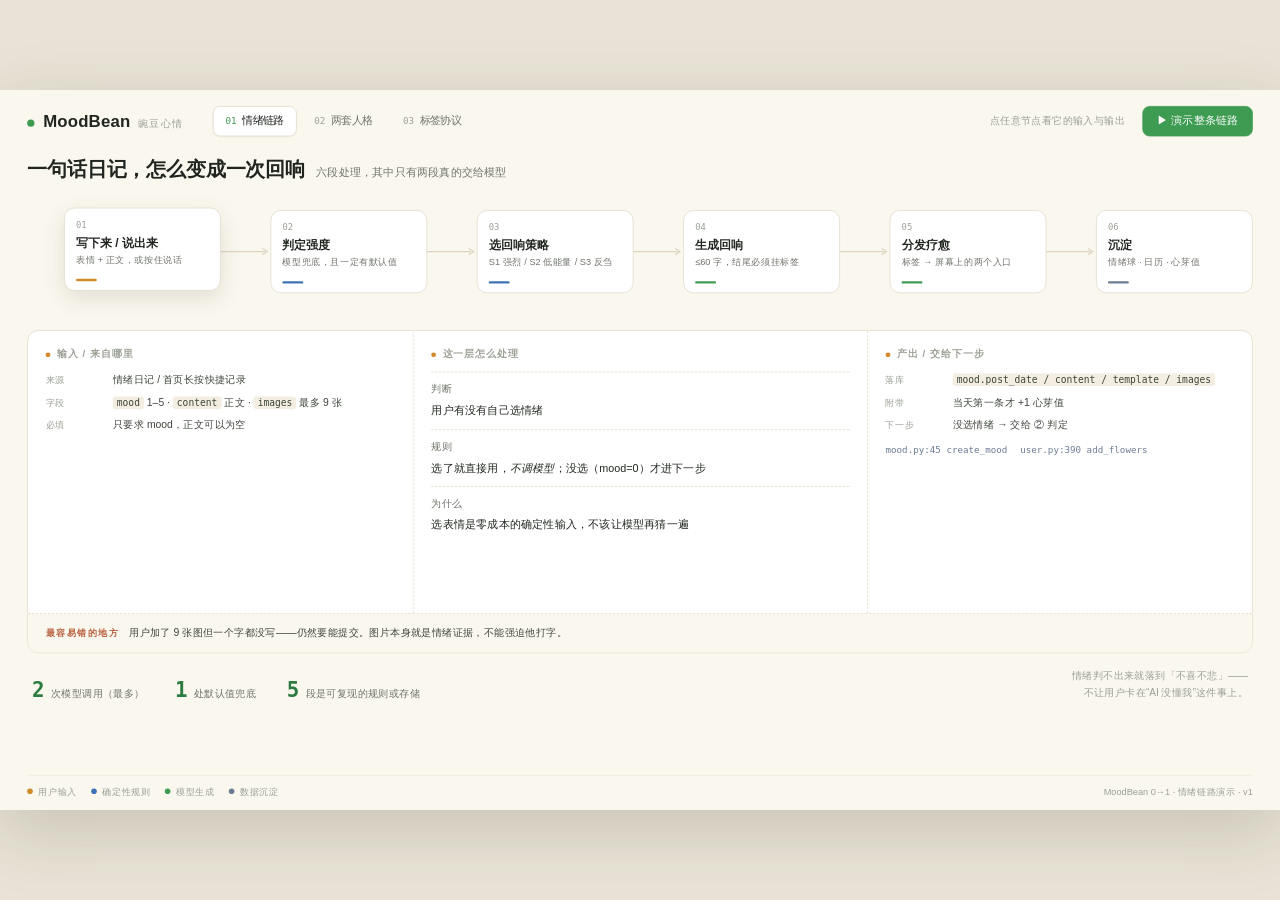
<file: demo/moodbean-flow.html>
<!DOCTYPE html>
<html lang="zh-CN">
<head>
<meta charset="UTF-8">
<title>MoodBean · 情绪链路</title>
<style>
:root{
  --paper:#FAF7EF; --paper-2:#F3EEE1; --card:#FFFFFF;
  --ink:#20261F; --ink-2:#3D443A; --dim:#6E7469; --mute:#9AA094;
  --line:#E2DCCC; --line-2:#EFEADC;
  --green:#3E9B52; --green-d:#2C7B40; --green-s:#E8F3E6;
  --amber:#D08A2C; --amber-s:#FBF0DF;
  --blue:#3F72B5; --blue-s:#E9EFF8;
  --clay:#B9613F; --clay-s:#F7E9E3;
  --slate:#6B7C93; --slate-s:#ECF0F5;
  --mono:'Cascadia Mono','JetBrains Mono',Consolas,'SF Mono',Menlo,monospace;
}
*{box-sizing:border-box}
html,body{margin:0;height:100%;background:#E8E3D6;overflow:hidden;
  font:15px/1.6 -apple-system,'Segoe UI','Microsoft YaHei',sans-serif;color:var(--ink)}
#stage{position:absolute;left:50%;top:50%;width:1600px;height:900px;
  transform-origin:center center;background:var(--paper);overflow:hidden;
  box-shadow:0 24px 80px rgba(60,50,30,.18)}

/* ---------- 顶栏 ---------- */
header{display:flex;align-items:center;gap:22px;padding:20px 34px 14px}
.brand{display:flex;align-items:baseline;gap:9px}
.brand b{font-size:21px;letter-spacing:.2px}
.brand i{font-style:normal;font-size:12.5px;color:var(--mute);letter-spacing:1.5px}
.brand .dot{width:9px;height:9px;border-radius:50%;background:var(--green);display:inline-block;margin-right:2px}
.tabs{display:flex;gap:6px;margin-left:14px}
.tab{border:1px solid transparent;background:transparent;color:var(--dim);
  font:14px/1 inherit;font-family:inherit;padding:9px 15px;border-radius:9px;cursor:pointer;
  transition:.18s;display:flex;align-items:center;gap:7px}
.tab b{font-family:var(--mono);font-size:11.5px;color:var(--mute);font-weight:400}
.tab:hover{background:var(--paper-2);color:var(--ink-2)}
.tab.on{background:var(--card);color:var(--ink);border-color:var(--line);
  box-shadow:0 1px 2px rgba(80,70,40,.06)}
.tab.on b{color:var(--green)}
.spacer{flex:1}
.hint{font-size:12.5px;color:var(--mute)}
#play{border:1px solid var(--green);background:var(--green);color:#fff;font-family:inherit;
  font-size:13.5px;padding:9px 17px;border-radius:9px;cursor:pointer;transition:.18s;
  display:flex;align-items:center;gap:8px}
#play:hover{background:var(--green-d);border-color:var(--green-d)}
#play.ghost{background:transparent;color:var(--green)}

/* ---------- 通用 ---------- */
main{position:relative;height:762px;padding:0 34px}
.pane{position:absolute;inset:0;padding:0 34px;opacity:0;pointer-events:none;transition:opacity .25s}
.pane.on{opacity:1;pointer-events:auto}
.lead{display:flex;align-items:baseline;gap:14px;margin:6px 0 18px}
.lead h1{font-size:25px;margin:0;font-weight:600;letter-spacing:-.2px}
.lead p{margin:0;color:var(--dim);font-size:13.5px}
.card{background:var(--card);border:1px solid var(--line);border-radius:14px}

/* ---------- 屏 1：链路 ---------- */
#chain{position:relative;height:158px;margin-top:4px}
.node{position:absolute;top:14px;width:196px;height:104px;background:var(--card);
  border:1px solid var(--line);border-radius:13px;padding:12px 14px;cursor:pointer;
  transition:transform .2s,box-shadow .2s,border-color .2s,background .2s}
.node:hover{transform:translateY(-2px);box-shadow:0 6px 18px rgba(80,70,40,.09)}
.node .n{font-family:var(--mono);font-size:11px;color:var(--mute)}
.node .t{font-size:15px;font-weight:600;margin-top:3px;line-height:1.3}
.node .s{font-size:11.5px;color:var(--dim);margin-top:5px;line-height:1.35}
.node .bar{position:absolute;left:14px;bottom:11px;height:3px;width:26px;border-radius:2px}
.node.done{border-color:#DDD6C4}
.node.act{transform:translateY(-3px);box-shadow:0 10px 26px rgba(80,70,40,.13)}
.node.act .t{color:var(--ink)}
.node.wait{opacity:.5}
#wire{position:absolute;left:0;top:0;width:100%;height:100%;pointer-events:none}
#dot{position:absolute;width:11px;height:11px;border-radius:50%;background:var(--green);
  box-shadow:0 0 0 4px rgba(62,155,82,.18);opacity:0;transition:left .42s cubic-bezier(.4,0,.2,1),top .42s,opacity .2s;z-index:5}

/* 细节区 */
#detail{margin-top:6px;height:404px;display:grid;grid-template-columns:1fr 1.18fr 1fr;
  grid-template-rows:1fr auto;gap:0;overflow:hidden}
#detail .col{padding:20px 22px}
#detail .col+.col{border-left:1px dashed var(--line)}
#trap{grid-column:1/-1;border-top:1px dashed var(--line);padding:13px 22px 15px;
  display:flex;gap:12px;align-items:baseline;background:var(--paper);font-size:13px}
#trap b{font-size:11.5px;letter-spacing:1.2px;color:var(--clay);white-space:nowrap;
  font-weight:600;padding-top:1px}
#trap span{color:var(--ink-2);line-height:1.55}
.col h4{margin:0 0 12px;font-size:12px;color:var(--mute);font-weight:600;
  letter-spacing:1.6px;display:flex;align-items:center;gap:8px}
.col h4 i{width:6px;height:6px;border-radius:50%;background:var(--mute);font-style:normal}
.field{display:flex;gap:10px;margin-bottom:9px;font-size:13px;line-height:1.5}
.field .k{font-family:var(--mono);font-size:11.5px;color:var(--mute);min-width:74px;padding-top:2px}
.field .v{color:var(--ink-2);flex:1}
.field .v em{font-style:normal;background:var(--green-s);color:var(--green-d);padding:0 4px;border-radius:3px}
.field .v code{font-family:var(--mono);font-size:12px;background:var(--paper-2);padding:1px 5px;border-radius:4px}
.rule{border-top:1px dashed var(--line);margin:12px 0;padding-top:11px}
.rule .q{font-size:12.5px;color:var(--dim);margin-bottom:6px}
.rule .a{font-size:13.5px;color:var(--ink)}
.quote{background:var(--paper-2);border-radius:9px;padding:12px 14px;font-size:13.5px;
  line-height:1.65;color:var(--ink-2);white-space:pre-line}
.quote.small{font-size:12.5px}
.tagrow{display:flex;gap:7px;flex-wrap:wrap;margin-top:10px}
.tag{font-family:var(--mono);font-size:11.5px;padding:3px 9px;border-radius:20px;
  border:1px solid var(--line);color:var(--dim);background:var(--paper)}
.tag.g{color:var(--green-d);border-color:#CFE4CD;background:var(--green-s)}
#codes{margin-top:12px;font-family:var(--mono);font-size:11.5px;color:var(--mute);
  display:flex;gap:16px;flex-wrap:wrap}
#codes b{color:var(--slate);font-weight:400}
.empty{color:var(--mute);font-size:13px;line-height:1.9}

/* 屏 1 底部三个数字 */
.footline{display:flex;align-items:flex-end;gap:38px;margin-top:18px;padding:0 6px}
.footline .n{display:flex;align-items:baseline;gap:8px}
.footline .n b{font-size:26px;font-weight:600;color:var(--green-d);font-family:var(--mono);line-height:1}
.footline .n span{font-size:12.5px;color:var(--dim)}
.footline .fx{margin-left:auto;font-size:12.5px;color:var(--mute);text-align:right;line-height:1.7}

/* ---------- 屏 2：两套人格 ---------- */
.s2{display:grid;grid-template-columns:332px 1fr;gap:20px;height:640px}
.user{display:flex;flex-direction:column;gap:14px}
.paper{background:var(--card);border:1px solid var(--line);border-radius:14px;padding:20px;
  flex:1;display:flex;flex-direction:column}
.paper .dt{font-family:var(--mono);font-size:11.5px;color:var(--mute);letter-spacing:1px}
.paper .mo{display:flex;gap:6px;margin:12px 0 16px}
.paper .mo i{width:26px;height:26px;border-radius:50%;background:var(--paper-2);
  display:flex;align-items:center;justify-content:center;font-size:13px;font-style:normal;opacity:.45}
.paper .mo i.on{opacity:1;background:var(--amber-s);box-shadow:0 0 0 2px #EBD5AE}
.paper .txt{font-size:17px;line-height:2;color:var(--ink);flex:1;
  display:flex;align-items:center;padding-bottom:20px}
.paper .meta{border-top:1px dashed var(--line);padding-top:10px;font-size:11.5px;
  color:var(--mute);font-family:var(--mono);display:flex;gap:14px;flex-wrap:wrap}
.two{display:grid;grid-template-columns:1fr 1fr;gap:20px}
.persona{background:var(--card);border:1px solid var(--line);border-radius:14px;
  padding:20px 22px;display:flex;flex-direction:column}
.persona .hd{display:flex;align-items:center;gap:10px;margin-bottom:4px}
.persona .hd b{font-size:15.5px}
.persona .hd .pill{font-family:var(--mono);font-size:11px;padding:2px 8px;border-radius:20px}
.persona .sub{font-size:12px;color:var(--mute);margin-bottom:14px}
.persona.ma .pill{background:var(--green-s);color:var(--green-d)}
.persona.ta .pill{background:var(--blue-s);color:var(--blue)}
.persona .say{font-size:15px;line-height:1.9;color:var(--ink);white-space:pre-line;
  background:var(--paper);border-radius:11px;padding:16px 18px;flex:1}
.persona .say .tg{font-family:var(--mono);font-size:12px;color:var(--green-d)}
.persona .ft{margin-top:14px;font-size:12px;color:var(--dim);display:flex;gap:14px;flex-wrap:wrap}
.compare{grid-column:1/-1;background:var(--card);border:1px solid var(--line);border-radius:14px;
  overflow:hidden;margin-top:2px}
.compare table{width:100%;border-collapse:collapse;font-size:13px}
.compare th,.compare td{padding:10px 16px;text-align:left;border-bottom:1px solid var(--line-2)}
.compare thead th{background:var(--paper-2);font-size:11.5px;letter-spacing:1.2px;color:var(--dim);font-weight:600}
.compare tr:last-child td{border-bottom:none}
.compare td:first-child{color:var(--mute);font-size:12px;width:150px}
.compare .k1{color:var(--green-d)} .compare .k2{color:var(--blue)}

/* ---------- 屏 3：标签协议 ---------- */
.s3{display:grid;grid-template-columns:1fr 1fr;grid-template-rows:1fr auto;gap:20px;height:640px}
.tp{background:var(--card);border:1px solid var(--line);border-radius:14px;padding:20px 22px;display:flex;flex-direction:column}
.tp h3{margin:0 0 4px;font-size:15.5px}
.tp .sub{font-size:12.5px;color:var(--mute);margin-bottom:14px}
.script{font-size:15.5px;line-height:2.2;color:var(--ink-2);flex:1}
.why{margin-top:14px;border-top:1px dashed var(--line);padding-top:12px;font-size:12.5px;
  line-height:1.95;color:var(--dim)}
.why b{display:block;color:var(--ink);font-size:13px;margin-bottom:4px}
.steps{display:flex;gap:6px;margin:16px 0 8px}
.steps span{flex:1;text-align:center;font-family:var(--mono);font-size:12px;padding:8px 0;
  border:1px solid var(--line);border-radius:8px;color:var(--mute);background:var(--paper);font-style:normal}
.steps span.on{background:var(--green);border-color:var(--green);color:#fff;font-weight:600}
.stepnote{font-size:12px;color:var(--mute);line-height:1.6}
.script mark{background:var(--green-s);color:var(--green-d);border-radius:4px;padding:1px 4px;
  font-family:var(--mono);font-size:12.5px}
.script mark.b{background:var(--blue-s);color:var(--blue)}
.script mark.a{background:var(--amber-s);color:var(--amber)}
.tl{margin:14px 0 6px}
.tl .row{display:flex;height:48px;border-radius:8px;overflow:hidden;border:1px solid var(--line)}
.legend{display:flex;gap:16px;font-size:11.5px;color:var(--dim);margin-top:10px}
.legend i{width:8px;height:8px;border-radius:2px;display:inline-block;margin-right:5px}
.tl .row i{display:flex;align-items:center;justify-content:center;font-size:11px;
  font-family:var(--mono);color:#fff;font-style:normal;white-space:nowrap;overflow:hidden}
.tl .scale{display:flex;justify-content:space-between;font-family:var(--mono);font-size:11px;color:var(--mute);margin-top:6px}
.sum{font-family:var(--mono);font-size:13px;color:var(--ink-2);background:var(--paper);
  border-radius:10px;padding:14px 16px;line-height:2}
.sum b{color:var(--green-d)}
.sum .dl{border-top:1px dashed var(--line);margin-top:8px;padding-top:8px;color:var(--green-d);font-size:14.5px}
.map{grid-column:1/-1;display:grid;grid-template-columns:repeat(4,1fr);gap:14px}
.map .m{background:var(--card);border:1px solid var(--line);border-radius:12px;padding:14px 16px}
.map .m .o{font-family:var(--mono);font-size:12.5px;color:var(--green-d);margin-bottom:6px}
.map .m .i{font-size:12.5px;color:var(--dim);line-height:1.55}
.map .m .i b{color:var(--ink);font-weight:600}

footer{position:absolute;left:34px;right:34px;bottom:14px;display:flex;align-items:center;
  gap:18px;font-size:11.5px;color:var(--mute);border-top:1px solid var(--line-2);padding-top:11px}
footer .lg{display:flex;align-items:center;gap:7px}
footer .lg i{width:7px;height:7px;border-radius:50%;font-style:normal}
footer .sp{flex:1}

/* 动效 */
@keyframes pulse{0%,100%{opacity:.35;transform:scale(1)}50%{opacity:.9;transform:scale(1.35)}}
.pulse{animation:pulse 2.4s ease-in-out infinite}
@media (prefers-reduced-motion:reduce){*{transition:none!important;animation:none!important}}
/* 截图 / 回归测试用：?notrans=1 关掉所有过渡，避免无头浏览器把 CSS transition 冻在半途 */
.nt *{transition:none!important;animation:none!important}
</style>
</head>
<body>
<div id="stage">

<header>
  <div class="brand"><span class="dot"></span><b>MoodBean</b><i>豌豆心情</i></div>
  <div class="tabs">
    <button class="tab on" data-tab="1"><b>01</b>情绪链路</button>
    <button class="tab" data-tab="2"><b>02</b>两套人格</button>
    <button class="tab" data-tab="3"><b>03</b>标签协议</button>
  </div>
  <div class="spacer"></div>
  <span class="hint" id="hint">点任意节点看它的输入与输出</span>
  <button id="play">▶ 演示整条链路</button>
</header>

<main>

  <!-- ================= 屏 1 ================= -->
  <section class="pane on" id="p1">
    <div class="lead">
      <h1>一句话日记，怎么变成一次回响</h1>
      <p>六段处理，其中只有两段真的交给模型</p>
    </div>

    <div id="chain"><svg id="wire"></svg><div id="dot"></div></div>

    <div class="card" id="detail">
      <div class="col" id="c-in"></div>
      <div class="col" id="c-do"></div>
      <div class="col" id="c-out"></div>
      <div id="trap"></div>
    </div>

    <div class="footline">
      <div class="n"><b>2</b><span>次模型调用（最多）</span></div>
      <div class="n"><b>1</b><span>处默认值兜底</span></div>
      <div class="n"><b>5</b><span>段是可复现的规则或存储</span></div>
      <div class="fx">情绪判不出来就落到「不喜不悲」——<br>不让用户卡在“AI 没懂我”这件事上。</div>
    </div>
  </section>

  <!-- ================= 屏 2 ================= -->
  <section class="pane" id="p2">
    <div class="lead">
      <h1>同一句话，两种 AI</h1>
      <p>同一个角色，在“一个人说”和“两个人在说”时，克制程度不一样</p>
    </div>

    <div class="s2">
      <div class="user">
        <div class="paper">
          <div class="dt">2026 · 03 · 12 &nbsp;/&nbsp; 情绪日记</div>
          <div class="mo"><i>☹</i><i class="on">🙁</i><i>😐</i><i>🙂</i><i>😄</i></div>
          <div class="txt">今天提案被全盘否了，<br>真的很崩溃。</div>
          <div class="meta"><span>mood = 2（不开心）</span><span>无图片</span><span>写完自动提交</span></div>
        </div>
        <div class="card" style="padding:16px 18px">
          <div style="font-size:12px;color:var(--mute);letter-spacing:1.2px;margin-bottom:8px">两条不同的路</div>
          <div style="font-size:12.5px;line-height:1.85;color:var(--ink-2)">
            写完日记 → 系统主动回响（<span style="color:var(--green-d)">左</span>）<br>
            打开对话 → 用户主动发起（<span style="color:var(--blue)">右</span>）
          </div>
        </div>
      </div>

      <div class="two">
        <div class="persona ma">
          <div class="hd"><b>写日记之后</b><span class="pill">mood.json</span></div>
          <div class="sub">克制 · 安静 · 在场</div>
          <div class="say">那一下来得太突然了。

明明刚看到一点起色。
<span class="tg">&lt;Meditation&gt; &lt;Talk&gt;</span></div>
          <div class="ft"><span>≤ 60 字</span><span>1–2 句</span><span>不提问</span><span>不总结</span></div>
        </div>
        <div class="persona ta">
          <div class="hd"><b>主动聊天</b><span class="pill">talk.json</span></div>
          <div class="sub">温柔 · 细腻 · 接得住</div>
          <div class="say">哎…这句话一听，我心口都替你揪了一下。被这样否定真的很难受，换谁都会被刺到。

但你能撑到现在已经很不容易了，我知道你是用心做的。
我坐在你旁边，你愿意的话，我们可以慢慢看，是哪一句让你最难受？</div>
          <div class="ft"><span>60–120 字</span><span>1–3 段</span><span>可提问 1 个</span><span>不给方案</span></div>
        </div>

        <div class="compare">
          <table>
            <thead><tr><th>维度</th><th class="k1">写日记之后（mood）</th><th class="k2">主动聊天（talk）</th></tr></thead>
            <tbody>
              <tr><td>长度</td><td>≤ 60 字，1–2 句</td><td>60–120 字，1–3 段</td></tr>
              <tr><td>结构</td><td>单句命中 / 两句并列，第二句不许总结</td><td>接住 → 正常化 → 肯定 → 陪伴 → 轻邀请</td></tr>
              <tr><td>能不能提问</td><td><b>明确禁止</b></td><td>允许 1 个，必须轻柔开放</td></tr>
              <tr><td>能不能建议</td><td>禁止行动指引、归因、价值判断</td><td>不给解决方案，只提供情绪上的托住</td></tr>
              <tr><td>结尾</td><td>必须挂 <code style="font-family:var(--mono);font-size:11.5px">&lt;Meditation&gt; &lt;Talk&gt;</code></td><td>纯对话，无标签</td></tr>
              <tr><td>为什么不一样</td><td>日记是「我一个人说」，追问会把倾诉变成访谈</td><td>聊天是「两个人在说」，不接话就断了</td></tr>
            </tbody>
          </table>
        </div>
      </div>
    </div>
  </section>

  <!-- ================= 屏 3 ================= -->
  <section class="pane" id="p3">
    <div class="lead">
      <h1>文本里的标签，是给前端和后端看的</h1>
      <p>用户选了 10 分钟，模型写了多少字不重要——时长是算出来的</p>
    </div>

    <div class="s3">
      <div class="tp">
        <h3>模型输出（冥想引导）</h3>
        <div class="sub">标签不计入朗读文本，但决定音乐、停顿与时长</div>
        <div class="script">
          <mark>&lt;music: 自然森林&gt;</mark>你不需要做什么，只要把注意力放回呼吸。<mark class="b">&lt;break:3&gt;</mark>
          吸气的时候，感觉空气从鼻尖经过，凉一点；呼气的时候，肩膀松下来一点。<mark class="b">&lt;break:5&gt;</mark>
          如果走神了，不用责怪自己，把注意力轻轻带回来就好。<mark class="a">&lt;bowl:1&gt;</mark>
          现在，把注意力放到胸口，那里也许有一点闷。就让它在。<mark class="b">&lt;break:4&gt;</mark>
          最后，慢慢睁开眼睛，看看周围的三样东西。<mark class="a">&lt;bowl:1&gt;</mark>
        </div>
        <div class="tagrow">
          <span class="tag g">&lt;music&gt; 定 BGM</span>
          <span class="tag g">&lt;break&gt; 定停顿</span>
          <span class="tag g">&lt;bowl&gt; 定颂钵</span>
        </div>
        <div class="why">
          <b>为什么不让模型直接"写够 10 分钟"</b>
          · 它不会数数：写了 12 分钟的字，读出来可能只有 6 分钟<br>
          · 语速还随 TTS 音色变化，按字数折算不可靠<br>
          · 标签是可计算的：停顿、颂钵、BGM 都能精确加总
        </div>
      </div>

      <div class="tp">
        <h3>后端解析成时间轴</h3>
        <div class="sub">总时长 = TTS 朗读 + 停顿 + 颂钵 × 27s + 5s 缓冲</div>

        <div class="tl">
          <div class="row">
            <i style="width:38%;background:var(--green)" title="语音">朗读 520s</i>
            <i style="width:1.2%;background:var(--blue)"></i>
            <i style="width:34%;background:var(--green)">朗读</i>
            <i style="width:1.2%;background:var(--blue)"></i>
            <i style="width:4.6%;background:var(--amber)">颂</i>
            <i style="width:12%;background:var(--green)">朗读</i>
            <i style="width:1.2%;background:var(--blue)"></i>
            <i style="width:4.6%;background:var(--amber)">颂</i>
          </div>
          <div class="scale"><span>0:00</span><span>5:00</span><span>9:51</span></div>
          <div class="legend">
            <span><i style="background:var(--green)"></i>朗读（TTS，逐段推流）</span>
            <span><i style="background:var(--blue)"></i>停顿（break）</span>
            <span><i style="background:var(--amber)"></i>颂钵（bowl，27s/声）</span>
          </div>
        </div>

        <div class="sum">
          朗读 520s　+　&lt;break&gt; 3+5+4 = 12s　+　&lt;bowl&gt; 2 × 27 = 54s　+　缓冲 5s
          <div class="dl">= 591s = 9:51　→ 落在「10 分钟」档</div>
        </div>

        <div class="steps">
          <span>5</span><span class="on">10</span><span>15</span><span>20</span><span>25</span><span>30</span>
        </div>
        <div class="stepnote">用户选的是「档位」不是秒数；系统按算出来的 9:51 归到 10 分钟档，超一点也不会露馅。</div>

        <div class="why">
          <b>没有标签会怎样</b>
          · 只能按字数估时长，误差能到 ±2 分钟：用户选了 15 分钟，12 分钟就结束了<br>
          · 该停的地方还在说，听感是断的，而冥想最需要的就是留白<br>
          · 想换 BGM 得重新生成整段，而不是换一个标签
        </div>

        <div style="margin-top:18px;font-size:12.5px;color:var(--dim);line-height:1.75;border-top:1px dashed var(--line);padding-top:12px">
          如果让模型自己“写够 10 分钟”，它既不会数数，也控制不住语速。
          所以生成时只要求它<b style="color:var(--ink)">在需要的地方打标签</b>，时长由后端算账。
        </div>
      </div>

      <div class="map">
        <div class="m"><div class="o">&lt;Talk&gt;</div><div class="i">变成首页气泡底部的<b>「聊聊」</b>入口</div></div>
        <div class="m"><div class="o">&lt;Meditation&gt;</div><div class="i">变成<b>「做一次冥想」</b>入口，点了进冥想引导页</div></div>
        <div class="m"><div class="o">&lt;break:3&gt;</div><div class="i">朗读到此处<b>停 3 秒</b>；音频里是真空，不是省略</div></div>
        <div class="m"><div class="o">&lt;bowl:5&gt;</div><div class="i">播放 <b>5 声颂钵</b>，每声按 27 秒计入总时长</div></div>
      </div>
    </div>
  </section>

</main>

<footer>
  <div class="lg"><i style="background:var(--amber)"></i>用户输入</div>
  <div class="lg"><i style="background:var(--blue)"></i>确定性规则</div>
  <div class="lg"><i style="background:var(--green)"></i>模型生成</div>
  <div class="lg"><i style="background:var(--slate)"></i>数据沉淀</div>
  <div class="sp"></div>
  <span>MoodBean 0→1 · 情绪链路演示 · v1</span>
</footer>

</div>

<script>
'use strict';

/* ================= 缩放 ================= */
function fit(){
  const s = Math.min(innerWidth/1600, innerHeight/900);
  document.getElementById('stage').style.transform = `translate(-50%,-50%) scale(${s})`;
}
addEventListener('resize', fit); fit();

/* ================= Tab ================= */
const tabs = [...document.querySelectorAll('.tab')];
function goto(n){
  tabs.forEach(t=>t.classList.toggle('on', t.dataset.tab === String(n)));
  document.querySelectorAll('.pane').forEach(p=>p.classList.toggle('on', p.id === 'p'+n));
  document.getElementById('play').style.visibility = n === '1' ? 'visible' : 'hidden';
  document.getElementById('hint').textContent = n === '1'
    ? '点任意节点看它的输入与输出'
    : (n === '2' ? '两张卡都是模型真实输出的形态' : '标签不是给人读的，是给系统读的');
}
tabs.forEach(t=> t.onclick = ()=> goto(t.dataset.tab));

/* ================= 数据 ================= */
const X0 = 46, PITCH = 258, NW = 196;
const NODES = [
  {
    id:1, t:'写下来 / 说出来', s:'表情 + 正文，或按住说话', c:'amber',
    in:[['来源','情绪日记 / 首页长按快捷记录'],['字段','<code>mood</code> 1–5 · <code>content</code> 正文 · <code>images</code> 最多 9 张'],
        ['必填','只要求 mood，正文可以为空'] ],
    act:[['判断','用户有没有自己选情绪'],
         ['规则','选了就直接用，<em>不调模型</em>；没选（mood=0）才进下一步'],
         ['为什么','选表情是零成本的确定性输入，不该让模型再猜一遍']],
    out:[['落库','<code>mood.post_date / content / template / images</code>'],
         ['附带','当天第一条才 +1 心芽值'],
         ['下一步','没选情绪 → 交给 ② 判定']],
    code:['mood.py:45 create_mood','user.py:390 add_flowers']
  },
  {
    id:2, t:'判定强度', s:'模型兜底，且一定有默认值', c:'blue',
    in:[['输入','正文文本（可能只有一句话）'],['前置','仅当 <code>mood = 0</code> 时进入']],
    act:[['做法','用一句提示词让小模型只输出 <code>{"mood": 1-5}</code>'],
         ['兜底','解析失败或返回空 → <em>固定回落 3（不喜不悲）</em>'],
         ['为什么','不能让用户卡在「AI 没识别出来」这个状态里']],
    out:[['输出','1 超不开心 / 2 不开心 / 3 不喜不悲 / 4 开心 / 5 非常开心'],
         ['下一步','交给 ③ 选回响策略']],
    code:['mood.py:48 情绪识别','LLMService 重试 3 次']
  },
  {
    id:3, t:'选回响策略', s:'S1 强烈 / S2 低能量 / S3 反刍', c:'blue',
    in:[['输入','<code>mood</code> + <code>content</code> + 最近 500 条历史对话'],
        ['人设','克制、安静、在场的陪伴者']],
    act:[['S1','情绪明确且强烈、有具体触发事件 → 直接命中，但只说一半'],
         ['S2','能量低、麻木、回避表达 → 极度收缩，只确认状态存在'],
         ['S3','反复思考、卡住但还有承载力 → 只呈现停滞或循环感']],
    out:[['产出','一个「说多少」的尺度'],
         ['注意','S2 最容易写多，规则是只准一句']],
    code:['static/prompts/mood.json','prompt_manager.py:191']
  },
  {
    id:4, t:'生成回响', s:'≤60 字，结尾必须挂标签', c:'green',
    in:[['上下文','人设 + 用户资料（称呼/性别/城市/职业/兴趣…十几项）+ 500 条历史'],
        ['示例','3 个 few-shot，定的是节奏与留白，不是内容']],
    act:[['硬约束','≤60 字 · 1–2 句 · <em>不提问</em> · 不总结 · 不归因 · 不给建议'],
         ['结尾','必须单独一行输出 <code>&lt;Meditation&gt; &lt;Talk&gt;</code>'],
         ['语言','<code>{{language}}</code> 按用户语言替换']],
    out:[['输出','一段正文 + 一行标签'],['样例','「那一下来得太突然了。／明明刚看到一点起色。」']],
    code:['prompt_manager.py:206','mood.json Mandatory Rules']
  },
  {
    id:5, t:'分发疗愈', s:'标签 → 屏幕上的两个入口', c:'green',
    in:[['输入','回响正文 + 动作标签'],['约定','当前阶段两个标签必须同时出现']],
    act:[['前端','解析标签，渲染「聊聊」与「做一次冥想」两个入口'],
         ['为什么','不做推荐排序——先都给，把选择权留给用户'],
         ['延伸','冥想内容里还有 <code>&lt;music&gt; &lt;break&gt; &lt;bowl&gt;</code>']],
    out:[['用户看到','一句话回响 + 两个可选动作'],['下一步','交给 ⑥ 沉淀']],
    code:['websocket.py:301 标签解析','app.py:439 tags']
  },
  {
    id:6, t:'沉淀', s:'情绪球 · 日历 · 心芽值', c:'slate',
    in:[['输入','这次记录 + 这次冥想（时长、目标、内容）'],['身份','按用户时区切“今天”']],
    act:[['情绪球','当周记录在首页生成可滚动的小球，5 级各有动画'],
         ['心芽值','当天第一条 +1，只奖励「每天来一次」'],
         ['打卡海报','AI 生成场景描述 + 金句 + 关键词 → 出图']],
    out:[['长期','月度复盘：幸福指数趋势 + 情绪分布'],
         ['可见','第 3 次冥想 / 30 分钟 → 「Congratulations Alex!」']],
    code:['mood.py:70 flowers','poster/generator.py','check_in.json']
  }
];

const CMAP = {amber:'--amber', blue:'--blue', green:'--green', slate:'--slate'};
const CSOFT = {amber:'--amber-s', blue:'--blue-s', green:'--green-s', slate:'--slate-s'};

/* 每一步「最容易错的地方」——这些是最像产品判断的部分 */
const TRAPS = [
  '用户加了 9 张图但一个字都没写——仍然要能提交。图片本身就是情绪证据，不能强迫他打字。',
  '短句里没有情绪词，模型容易判成 3。默认值本来就是 3，所以这里不额外纠偏，也不追问。',
  'S1 最容易被写成 S2：有具体触发事件，就说明还有承载力，不该收缩成一句「今天辛苦了」。',
  '模型总想安慰。「你已经很努力了」这类话属于总结与评价，是明确禁止的，但也是它最常犯的。',
  '两个标签同时出现，用户会犹豫点哪个。这是 MVP 阶段的取舍：先都给，不做排序。',
  '心芽值给多了就不值钱。所以只认「当天第一条」——奖励的是习惯，不是产量。'
];

/* ================= 渲染链路 ================= */
const chain = document.getElementById('chain');
let nodeEls = [];

NODES.forEach((n,i)=>{
  const d = document.createElement('div');
  d.className = 'node';
  d.style.left = (X0 + i*PITCH) + 'px';
  d.style.width = NW + 'px';
  d.innerHTML = `<div class="n">0${n.id}</div><div class="t">${n.t}</div>
    <div class="s">${n.s}</div>
    <div class="bar" style="background:var(${CMAP[n.c]})"></div>`;
  d.onclick = ()=>{ stopPlay(); select(i); };
  chain.appendChild(d);
  nodeEls.push(d);
});

/* 连线 */
function drawWire(){
  const svg = document.getElementById('wire');
  const H = 158, y = 14 + 52;
  let s = '';
  for(let i=0;i<NODES.length-1;i++){
    const x1 = X0 + i*PITCH + NW, x2 = X0 + (i+1)*PITCH;
    s += `<path d="M${x1} ${y} H${x2-7}" stroke="#DCD4C0" stroke-width="1.5" fill="none"/>`;
    s += `<path d="M${x2-10} ${y-4} l6 4 -6 4" stroke="#DCD4C0" stroke-width="1.5" fill="none"/>`;
  }
  svg.innerHTML = s;
}
drawWire();

/* ================= 细节 ================= */
const cIn = document.getElementById('c-in'), cDo = document.getElementById('c-do'), cOut = document.getElementById('c-out');

function fields(arr){
  return arr.map(([k,v])=>`<div class="field"><div class="k">${k}</div><div class="v">${v}</div></div>`).join('');
}
function rules(arr){
  return arr.map(([q,a])=>`<div class="rule"><div class="q">${q}</div><div class="a">${a}</div></div>`).join('');
}

function select(i){
  nodeEls.forEach((e,k)=>{
    e.classList.toggle('act', k === i);
    e.classList.toggle('done', k < i);
    e.classList.remove('wait');
  });
  const n = NODES[i];
  cIn.innerHTML  = `<h4><i style="background:var(${CMAP[n.c]})"></i>输入 / 来自哪里</h4>` + fields(n.in);
  cDo.innerHTML  = `<h4><i style="background:var(${CMAP[n.c]})"></i>这一层怎么处理</h4>` + rules(n.act);
  cOut.innerHTML = `<h4><i style="background:var(${CMAP[n.c]})"></i>产出 / 交给下一步</h4>` + fields(n.out) +
    `<div id="codes">` + n.code.map(c=>`<span><b>${c}</b></span>`).join('') + `</div>`;
  document.getElementById('trap').innerHTML =
    '<b>最容易错的地方</b><span>' + TRAPS[i] + '</span>';
}

function blank(){
  cIn.innerHTML = `<h4><i style="background:var(--mute)"></i>输入 / 来自哪里</h4>
    <div class="empty">点上面任意一个节点，看它拿到了什么、<br>做了什么判断、又交给了下一步什么。</div>`;
  cDo.innerHTML = `<h4><i style="background:var(--mute)"></i>这一层怎么处理</h4>
    <div class="empty">六段里只有 ③ ④ 真的调用模型，<br>其余都是规则：能确定的事不交给模型。</div>`;
  cOut.innerHTML = `<h4><i style="background:var(--mute)"></i>产出 / 交给下一步</h4>
    <div class="empty">最右边一步不是结束——<br>它决定了明天首页上会出现什么。</div>`;
  document.getElementById('trap').innerHTML =
    '<b>设计原则</b><span>能用规则确定的，就不交给模型；交给模型的那部分，用长度、结构、标签把它框住。</span>';
}

/* ================= 播放 ================= */
const dot = document.getElementById('dot');
let timer = null, playing = false;

const sleep = ms => new Promise(r=> setTimeout(r, ms));

function stopPlay(){
  if(timer){ clearTimeout(timer); timer = null; }
  playing = false;
  dot.style.opacity = 0;
  const btn = document.getElementById('play');
  btn.textContent = '▶ 演示整条链路';
  btn.classList.remove('ghost');
}

async function play(){
  if(playing){ stopPlay(); blank(); nodeEls.forEach(e=>e.classList.remove('act','done')); return; }
  playing = true;
  const btn = document.getElementById('play');
  btn.textContent = '■ 停止'; btn.classList.add('ghost');
  nodeEls.forEach(e=> e.classList.add('wait'));
  blank();

  const y = 14 + 52;
  for(let i=0;i<NODES.length;i++){
    if(!playing) return;
    const nx = X0 + i*PITCH + NW/2;
    dot.style.opacity = 1;
    dot.style.left = (nx - 5) + 'px';
    dot.style.top  = (y - 5) + 'px';
    await sleep(430);
    if(!playing) return;
    nodeEls[i].classList.remove('wait');
    select(i);
    await sleep(900);
  }
  dot.style.opacity = 0;
  playing = false;
  btn.textContent = '↻ 再看一遍'; btn.classList.remove('ghost');
}

document.getElementById('play').onclick = play;

/* ================= 启动 ================= */
const q = new URLSearchParams(location.search);
if(q.get('notrans')) document.documentElement.classList.add('nt');
const tab = q.get('tab');
if(tab){ goto(tab); }
select(0);           // 默认停在第一段，而不是空白（避免打开像坏了）
if(q.get('play') === '1'){ setTimeout(play, 300); }
</script>
</body>
</html>
</file>
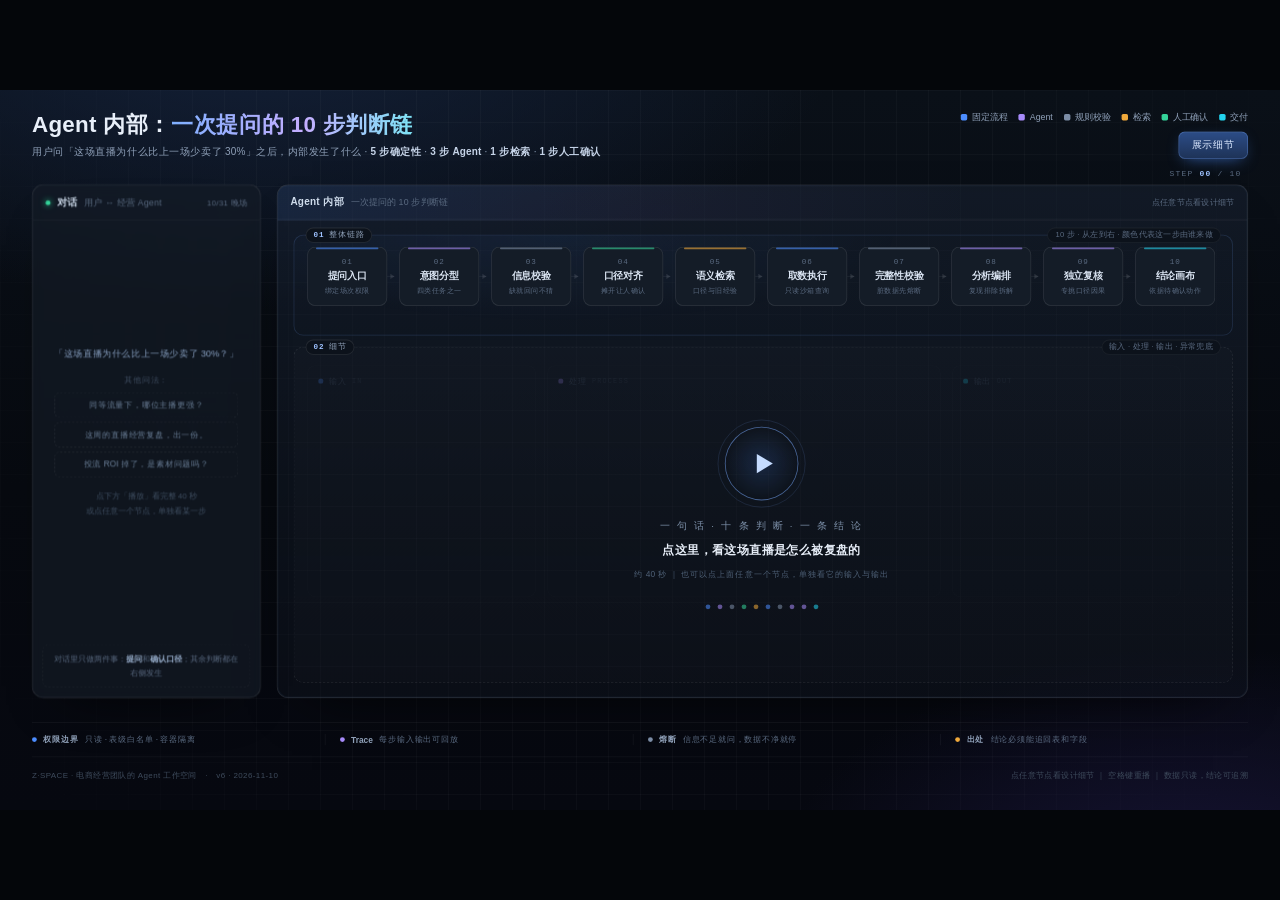
<file: demo/zspace-flow.html>
<!doctype html>
<!--
  Z·SPACE Agent 演示页 · v6 · 2026-11-10
  v6 改动：① 细节区默认是空态邀请（点击即播），不再直接展示第 1 步；
           ② 删除右上角「看语义层」按钮与全屏语义层抽屉（语义层已在第 5 步的中栏里）。

  v5 改动：删除播放结束时的统计浮层（“这条链路走完了 + 6 枚统计 chip”），
           它与细节区的第 10 步内容重叠；收尾改为把 10 个节点点亮 + 对话里给一句结果。

  v4 改动：细节区改为「输入 / 处理 / 输出 / 异常兜底」三栏一底；
           主链路压缩（节点 84→74、链路框 164→126），腾出的高度全部给细节区；
           语义层不再单独占一条，改为第 5 步的中栏内容；右键支线标签移除。

  v2 改动（相对 v1）：
    1. 左右两栏成立：左侧「对话」面板拉高到 642px，与右侧等高（原来 368px）
    2. 右侧新增「Agent 内部」大面板（标题栏 + 渐变描边），明确"左边是用户在说，右边是系统在做"
    3. 右侧内部再分两层：
         · 01 整体链路（蓝色描边框，10 个节点 + 回问/熔断支线）
         · 02 细节（虚线框，判断规则 / 当前步骤浮卡 / 语义层五层）
    4. 节点与间距随框体重新排布（节点 100×84，间距 115，起点 x=384）
    5. 语义层展开行高 34→30，保证收在细节框内
-->
<html lang="zh-CN">
<head>
<meta charset="utf-8" />
<meta name="viewport" content="width=device-width, initial-scale=1" />
<title>电商直播Agent 内部黑盒展示</title>
<style>
  :root{
    --surface:#141C27; --surface2:#18212E;
    --line:rgba(255,255,255,.10); --line2:rgba(255,255,255,.06);
    --txt:#E8EFF9; --txt2:#8FA0B8; --txt3:#5A6A80;
    --fix:#4C8DFF; --agent:#A78BFA; --rule:#7C8DA6; --rag:#F0A93B;
    --human:#34D399; --out:#22D3EE;
    --font:-apple-system,BlinkMacSystemFont,"PingFang SC","Microsoft YaHei","Segoe UI",Roboto,sans-serif;
    --mono:ui-monospace,SFMono-Regular,Menlo,Consolas,"Courier New",monospace;
  }
  *{box-sizing:border-box;margin:0;padding:0}
  html,body{height:100%;background:#04060A;overflow:hidden;font-family:var(--font);-webkit-font-smoothing:antialiased}
  #stage{
    position:absolute;left:50%;top:50%;width:1600px;height:900px;transform-origin:center center;
    background:
      radial-gradient(1200px 620px at 20% -12%, #14213A 0%, rgba(20,33,58,0) 62%),
      radial-gradient(900px 520px at 94% 112%, #171436 0%, rgba(23,20,54,0) 60%),
      linear-gradient(180deg,#0A1018 0%, #070A10 55%, #060810 100%);
    overflow:hidden;
  }
  #stage::before{
    content:"";position:absolute;inset:0;pointer-events:none;
    background-image:linear-gradient(rgba(255,255,255,.028) 1px,transparent 1px),
                     linear-gradient(90deg,rgba(255,255,255,.028) 1px,transparent 1px);
    background-size:40px 40px;
    mask-image:radial-gradient(circle at 50% 42%,#000 58%,transparent 100%);
  }
  #wires{position:absolute;inset:0;width:1600px;height:900px;pointer-events:none;z-index:2}

  header{position:absolute;left:40px;top:26px;right:40px;z-index:20;display:flex;align-items:flex-start;justify-content:space-between;gap:24px}
  h1{font-size:28px;font-weight:650;letter-spacing:.3px;color:var(--txt);line-height:1.2}
  h1 .hl{background:linear-gradient(92deg,#7FB0FF,#C4AEFF 55%,#7DE3F5);-webkit-background-clip:text;background-clip:text;color:transparent}
  .sub{margin-top:9px;font-size:12.5px;color:var(--txt2);letter-spacing:.2px}
  .sub b{color:#C6D4E8;font-weight:600}
  .hright{display:flex;flex-direction:column;align-items:flex-end;gap:11px}
  .legend{display:flex;gap:14px;flex-wrap:wrap;justify-content:flex-end}
  .lg{display:flex;align-items:center;gap:6px;font-size:11px;color:var(--txt2)}
  .lg i{width:8px;height:8px;border-radius:2px;display:block}
  .btns{display:flex;gap:8px}
  button{font-family:var(--font);cursor:pointer;border:none;outline:none}
  .btn{height:34px;padding:0 16px;border-radius:8px;font-size:12.5px;letter-spacing:.3px;
    background:linear-gradient(180deg,#2C4C86,#1E3358);color:#DCE9FF;border:1px solid rgba(120,170,255,.35);
    box-shadow:0 6px 20px -8px rgba(76,141,255,.7);transition:.2s}
  .btn:hover{filter:brightness(1.12)}
  .btn.ghost{background:rgba(255,255,255,.04);color:var(--txt2);border-color:var(--line);box-shadow:none}
  .btn.ghost:hover{color:var(--txt);border-color:rgba(255,255,255,.22)}
  .btn[disabled]{opacity:.55;cursor:default;filter:none}
  .pulse{animation:pulse 2.6s ease-in-out infinite}
  @keyframes pulse{0%,100%{box-shadow:0 6px 20px -8px rgba(76,141,255,.7)}50%{box-shadow:0 6px 28px -4px rgba(120,170,255,.95)}}

  /* chat */
  /* ---- 左：对话面板 ---- */
  #leftPanel{position:absolute;left:40px;top:118px;width:286px;height:642px;z-index:5;
    background:rgba(20,28,39,.66);border:1px solid var(--line);border-radius:14px;
    display:flex;flex-direction:column;overflow:hidden;backdrop-filter:blur(6px);
    box-shadow:0 30px 70px -44px #000}
  .ph{display:flex;align-items:center;gap:8px;padding:0 16px;height:44px;flex:0 0 44px;
    border-bottom:1px solid var(--line2);font-size:11.5px;color:var(--txt2);letter-spacing:.3px}
  .ph .dot{width:6px;height:6px;border-radius:50%;background:var(--human);box-shadow:0 0 8px var(--human)}
  .ph .phr{margin-left:auto;font-size:10px;color:var(--txt3)}
  .ph .pn{font-size:12.5px;font-weight:600;color:#CFDCEC}
  .ph .pnn{font-size:11px;color:var(--txt3)}
  #leftPanel .cbody{flex:1;padding:14px 12px;display:flex;flex-direction:column;gap:9px;overflow:hidden}
  #leftPanel .cfoot{flex:0 0 auto;margin:0 12px 12px;padding:9px 10px;border-radius:8px;
    border:1px dashed var(--line2);font-size:10px;line-height:1.7;color:var(--txt3);text-align:center}
  #leftPanel .cfoot b{color:#9FB6D4;font-weight:600}

  /* ---- 右：Agent 内部面板 ---- */
  #rightPanel{position:absolute;left:346px;top:118px;width:1214px;height:642px;z-index:4;
    background:linear-gradient(180deg,rgba(24,34,50,.55),rgba(16,22,32,.40));
    border:1px solid var(--line);border-radius:14px;
    box-shadow:0 30px 70px -44px #000, 0 0 0 1px rgba(120,170,255,.05) inset}
  #rightPanel::before{content:"";position:absolute;left:0;right:0;top:0;height:44px;border-radius:14px 14px 0 0;
    background:linear-gradient(90deg,rgba(76,141,255,.09),rgba(167,139,250,.05),transparent 72%)}
  #rightPanel > .ph{position:relative}
  #stage.playing #dtag{opacity:0;transition:opacity .2s}
  #chainFrame{position:absolute;left:20px;top:62px;width:1174px;height:126px;
    border:1px solid rgba(120,170,255,.16);border-radius:12px;
    background:radial-gradient(600px 150px at 28% 0%,rgba(76,141,255,.07),transparent 72%)}
  #detailZone{position:absolute;left:20px;top:202px;width:1174px;height:420px;
    border:1px dashed rgba(255,255,255,.09);border-radius:12px;background:rgba(255,255,255,.012)}
  .secTag{position:absolute;left:14px;top:-10px;padding:2px 9px;border-radius:20px;
    background:#0C121B;border:1px solid var(--line);font-size:9.5px;letter-spacing:1px;color:var(--txt2);
    display:flex;align-items:center;gap:6px}
  .secTag b{color:#9EC2FF;font-family:var(--mono);font-weight:600}
  .secHint{position:absolute;right:14px;top:-10px;padding:2px 9px;border-radius:20px;background:#0C121B;
    border:1px solid var(--line2);font-size:9.5px;color:var(--txt3);letter-spacing:.3px}
  .bub{max-width:100%;padding:9px 11px;border-radius:10px;font-size:11.5px;line-height:1.6;letter-spacing:.2px}
  .bub.u{align-self:flex-end;background:linear-gradient(180deg,#2A4373,#213457);color:#E3EEFF;border-bottom-right-radius:3px}
  .bub.a{align-self:flex-start;background:rgba(255,255,255,.055);color:#C9D6E8;border-bottom-left-radius:3px;border:1px solid var(--line2)}
  .bub .hd{display:block;font-size:10px;color:var(--txt3);margin-bottom:3px;letter-spacing:.5px}
  #chatHint{margin:auto;text-align:center;font-size:11px;line-height:1.9;color:var(--txt3);padding:0 6px}
  #chatHint .sq{font-size:9.5px;color:#415063;letter-spacing:1px;margin:14px 0 6px}
  #chatHint .sqitem{font-size:10.5px;color:#6C8099;border:1px dashed rgba(255,255,255,.09);border-radius:7px;padding:5px 8px;margin-bottom:5px}
  #chatHint .sqmore{margin-top:14px;font-size:10px;color:#415063;line-height:1.9}
  #chatHint .q{display:block;color:#8AA3C4;font-size:11.5px;margin-bottom:10px;line-height:1.7}
  .caret{display:inline-block;width:1px;height:11px;background:#9EC2FF;vertical-align:-1px;animation:blink 1s steps(1) infinite}
  @keyframes blink{50%{opacity:0}}
  .confirm{border:1px solid rgba(52,211,153,.35);background:rgba(52,211,153,.07);border-radius:10px;padding:9px 10px;font-size:10.5px;color:#B7E7D3;line-height:1.7}
  .confirm .row{display:flex;justify-content:space-between;gap:8px}
  .confirm .row span:last-child{color:#E6FFF5;font-weight:600}
  .confirm .acts{display:flex;gap:6px;margin-top:8px}
  .confirm .acts b{font-weight:500;font-size:10px;padding:3px 9px;border-radius:5px;border:1px solid rgba(52,211,153,.3);color:#9FE3C6}
  .confirm .acts b.ok{background:var(--human);color:#04231A;border-color:var(--human)}
  .confirm .acts b.ok.clicked{animation:ripple .7s ease-out}
  @keyframes ripple{0%{box-shadow:0 0 0 0 rgba(52,211,153,.7)}100%{box-shadow:0 0 0 14px rgba(52,211,153,0)}}

  /* nodes */
  .node{position:absolute;width:100px;height:74px;border-radius:10px;z-index:10;
    background:var(--surface);border:1px solid var(--line);
    display:flex;flex-direction:column;justify-content:center;align-items:center;gap:4px;
    cursor:pointer;transition:transform .2s cubic-bezier(.2,.8,.3,1),box-shadow .3s,border-color .3s,background .3s,opacity .35s}
  .node::before{content:"";position:absolute;left:10px;right:10px;top:0;height:2px;border-radius:2px;background:var(--c);opacity:.6}
  .node .num{font-family:var(--mono);font-size:9.5px;letter-spacing:1px;color:var(--txt3)}
  .node .lb{font-size:12px;font-weight:600;color:#DDE7F5;letter-spacing:.3px}
  .node .sb{font-size:9px;color:var(--txt3);letter-spacing:.2px}
  .node:hover{border-color:rgba(255,255,255,.3);transform:translateY(-2px)}
  .node[data-type="fix"]{--c:var(--fix)} .node[data-type="agent"]{--c:var(--agent)}
  .node[data-type="rule"]{--c:var(--rule)} .node[data-type="rag"]{--c:var(--rag)}
  .node[data-type="human"]{--c:var(--human)} .node[data-type="out"]{--c:var(--out)}
  .node.on{border-color:var(--c);background:var(--surface2);transform:scale(1.1);box-shadow:0 0 0 1px var(--c),0 0 36px -6px var(--c)}
  .node.on .lb{color:#fff}
  .node.done{border-color:color-mix(in srgb,var(--c) 45%,transparent)}
  #stage.playing .node{opacity:.4}
  #stage.playing .node.on,#stage.playing .node.done{opacity:1}

  .branchlabel{position:absolute;font-size:10px;letter-spacing:.3px;padding:3px 8px;border-radius:20px;white-space:nowrap;z-index:9;opacity:.8}
  .bl-green{color:#8FE0BE;background:rgba(52,211,153,.08);border:1px solid rgba(52,211,153,.22)}
  .bl-red{color:#F3A0A0;background:rgba(248,113,113,.08);border:1px solid rgba(248,113,113,.22)}

  /* rules (static) */
  #rules{position:absolute;left:368px;top:378px;width:1130px;height:344px;display:flex;gap:16px;z-index:8;transition:opacity .4s,transform .4s}
  #stage.playing #rules,#stage.played #rules{opacity:0;visibility:hidden;transition:none;pointer-events:none}
  .rule{flex:1;display:flex;flex-direction:column;border:1px solid var(--line2);border-radius:12px;padding:16px 18px;background:rgba(255,255,255,.018)}
  .rule .rt{font-size:9.5px;color:var(--txt3);letter-spacing:1px;margin-bottom:7px}
  .rule .rq{font-size:12.5px;color:#CFDCEC;line-height:1.6;letter-spacing:.2px}
  .rule .ra{margin-top:8px;display:flex;align-items:center;gap:8px;font-size:11px;color:var(--txt2)}
  .rule .ra i{width:7px;height:7px;border-radius:2px;display:block}
  .rule .rx{margin-top:auto;padding-top:14px;border-top:1px dashed rgba(255,255,255,.08);font-size:10.5px;color:var(--txt3);line-height:1.7}
  .rule .rn{display:flex;align-items:center;gap:6px;margin-top:16px;font-size:10px;color:var(--txt3)}
  .rule .rn em{font-style:normal;letter-spacing:.5px;margin-right:2px}
  .rule .rn span{min-width:26px;height:21px;padding:0 6px;display:flex;align-items:center;justify-content:center;
    border-radius:6px;font-family:var(--mono);font-size:9.5px;border:1px solid var(--line2);color:#A8BBD4;background:rgba(255,255,255,.03)}

  /* ---- 细节区：输入 / 处理 / 输出 ---- */
  #detail{position:absolute;left:384px;top:344px;width:1136px;height:382px;z-index:9}
  .dhead{display:flex;align-items:center;gap:10px;height:22px;margin-bottom:10px}
  .dstep{font-size:11.5px;color:#CBD8EA;font-weight:600;letter-spacing:.3px}
  .dstep b{font-family:var(--mono);color:#7FB0FF;font-weight:600;margin-right:6px}
  .dhint{font-size:10px;color:var(--txt3)}
  .cols{display:flex;gap:14px;height:290px}
  .col{width:286px;background:rgba(255,255,255,.022);border:1px solid var(--line2);border-radius:10px;
    padding:12px 13px;display:flex;flex-direction:column;overflow:hidden}
  .col.mid{width:492px}
  .chd{display:flex;align-items:center;gap:7px;font-size:10px;color:var(--txt3);letter-spacing:1px;margin-bottom:10px;flex:0 0 auto}
  .chd i{width:6px;height:6px;border-radius:2px;background:#4C8DFF}
  .col.mid .chd i{background:#A78BFA}
  .col:last-child .chd i{background:#22D3EE}
  .chd em{font-style:normal;font-family:var(--mono);font-size:8.5px;color:#3E4B5C;letter-spacing:1.5px}
  .col .cbody{flex:1;overflow:hidden;display:flex;flex-direction:column;gap:8px}
  .art{font-size:11.5px;line-height:1.7;color:#C2D0E3}
  .art.quote{border-left:2px solid rgba(120,170,255,.45);padding-left:9px;color:#AFC4DE}
  .art.chips{display:flex;flex-wrap:wrap;gap:5px}
  .art.chips span{font-size:10.5px;padding:3px 7px;border-radius:5px;border:1px solid var(--line2);
    color:#8FA3BD;background:rgba(255,255,255,.03)}
  .kv{display:flex;gap:8px;align-items:baseline;font-size:11px;line-height:1.55;padding:6px 0;
    border-bottom:1px dashed rgba(255,255,255,.05)}
  .kv:last-child{border-bottom:none}
  .kv b{font-family:var(--mono);font-weight:400;color:#5C7085;font-size:10px;flex:0 0 78px}
  .kv i{font-style:normal;color:#CBD8EA;font-size:12px;word-break:break-all}
  .prose{font-size:13px;line-height:2.05;color:#D5E1F1;letter-spacing:.2px}
  .chk{margin-top:10px;display:flex;flex-direction:column;gap:6px;font-size:10.5px;color:var(--txt2)}
  .chk div{opacity:0;transform:translateX(-4px);transition:.25s}
  .chk div.in{opacity:1;transform:none}
  .chk .ok{color:#8FE0BE} .chk .no{color:#F3A0A0}
  .lays{display:flex;flex-direction:column;gap:5px}
  .lay{display:flex;align-items:center;gap:10px;padding:5px 10px;border-radius:7px;
    border:1px solid var(--line2);background:rgba(255,255,255,.025);
    opacity:0;transform:translateY(5px);transition:opacity .3s,transform .3s,background .3s,border-color .3s}
  .lay.in{opacity:1;transform:none}
  .lay b{font-family:var(--mono);font-size:9px;color:var(--txt3);flex:0 0 20px}
  .lay span{font-size:10.5px;color:#B9C9DD;line-height:1.4}
  .lay span em{font-style:normal;display:block;font-size:9px;color:var(--txt3);margin-top:1px;line-height:1.35}
  .lay.hi{border-color:rgba(240,169,59,.45);background:rgba(240,169,59,.08)}
  .lay.hi span{color:#FFD79A}
  .flow{margin-top:auto;padding-top:9px;border-top:1px dashed rgba(255,255,255,.06);
    font-size:9.5px;color:#4E6076;letter-spacing:.3px}
  .basis{margin-top:12px;padding-top:10px;border-top:1px dashed rgba(255,255,255,.07)}
  .basis .bh{font-size:9px;color:#5A6A80;letter-spacing:1.2px;margin-bottom:6px}
  .basis ul{list-style:none;display:flex;flex-direction:column;gap:5px}
  .basis li{font-size:11.5px;color:#8FA3BD;padding-left:12px;position:relative;line-height:1.5}
  .basis li::before{content:"·";position:absolute;left:2px;color:#5A6A80}
  .dtrace{margin-left:auto;font-family:var(--mono);font-size:9.5px;color:#4E6076;letter-spacing:.5px}
  .fbar{display:flex;align-items:center;gap:8px;margin-top:12px;height:34px;font-size:10px;color:var(--txt3)}
  .fbt{letter-spacing:1px;color:#4A5A6E}
  .fb{padding:3px 9px;border-radius:20px;border:1px solid var(--line2);color:#6B7E93;transition:.25s}
  .fb.on{color:#F3A0A0;border-color:rgba(248,113,113,.42);background:rgba(248,113,113,.08)}
  .fb[data-k="ask"].on{color:#8FE0BE;border-color:rgba(52,211,153,.42);background:rgba(52,211,153,.08)}
  .fb[data-k="degrade"].on{color:#F0C58B;border-color:rgba(240,169,59,.42);background:rgba(240,169,59,.08)}
  .fbr{margin-left:auto;color:#3E4B5C;font-size:9.5px}

  /* ---- 空态邀请 ---- */
  #detail.idle .dhead, #detail.idle .fbar{display:none}
  #detail.idle .cols{opacity:.2;filter:blur(.2px);pointer-events:none}
  #detail.idle .col .cbody{display:none}
  #idle{display:none;position:absolute;inset:0;flex-direction:column;align-items:center;justify-content:center;cursor:pointer}
  #detail.idle #idle{display:flex}
  .ring{width:92px;height:92px;border-radius:50%;border:1px solid rgba(120,170,255,.55);
    display:flex;align-items:center;justify-content:center;position:relative;margin-bottom:24px;
    background:radial-gradient(circle at 50% 50%,rgba(76,141,255,.16),transparent 70%);
    transition:transform .25s,border-color .25s,box-shadow .25s}
  .ring::before{content:"";position:absolute;inset:-10px;border-radius:50%;border:1px solid rgba(120,170,255,.16);
    animation:breathe 2.6s ease-in-out infinite}
  .tri{width:0;height:0;border-left:20px solid #C6DCFF;border-top:12px solid transparent;
    border-bottom:12px solid transparent;margin-left:7px}
  #idle:hover .ring{transform:scale(1.07);border-color:#BFD7FF;box-shadow:0 0 46px -8px rgba(120,170,255,.85)}
  #idle:hover .tri{border-left-color:#fff}
  .it1{font-size:12px;color:#7C8FA8;letter-spacing:3px}
  .it2{margin-top:12px;font-size:15px;color:#E8EFF9;font-weight:600;letter-spacing:.5px}
  .it3{margin-top:14px;font-size:10.5px;color:#4E6076;letter-spacing:.3px}
  .dots{display:flex;gap:9px;margin-top:30px}
  .dots i{width:6px;height:6px;border-radius:50%;display:block;opacity:.55}
  @keyframes breathe{0%,100%{transform:scale(1);opacity:.55}50%{transform:scale(1.14);opacity:.12}}

  /* card */
  #card{position:absolute;width:330px;padding:13px 15px 14px;border-radius:12px;z-index:25;
    background:rgba(24,33,46,.97);border:1px solid rgba(255,255,255,.13);
    box-shadow:0 24px 60px -24px #000,0 0 0 1px rgba(255,255,255,.03) inset;
    opacity:0;transform:translateY(8px);transition:opacity .26s,transform .26s;pointer-events:none}
  #card.show{opacity:1;transform:translateY(0)}
  #card .k{display:flex;align-items:center;gap:8px;font-size:10.5px;color:var(--txt2);letter-spacing:.4px;margin-bottom:8px}
  #card .k .tag{padding:2px 7px;border-radius:5px;font-size:9.5px;letter-spacing:.5px;background:color-mix(in srgb,var(--c) 18%,transparent);color:var(--c);border:1px solid color-mix(in srgb,var(--c) 38%,transparent)}
  #card .txt{font-size:12.5px;line-height:1.85;color:#D5E1F1;letter-spacing:.2px;min-height:54px}
  #card .chk{margin-top:10px;display:flex;flex-direction:column;gap:5px;font-size:11px;color:var(--txt2)}
  #card .chk div{opacity:0;transform:translateX(-4px);transition:.25s}
  #card .chk div.in{opacity:1;transform:none}
  #card .chk .ok{color:#8FE0BE} #card .chk .no{color:#F3A0A0}

  /* semantics */
  #sem{position:absolute;left:368px;width:1130px;top:520px;z-index:12;cursor:pointer;
    opacity:0;visibility:hidden;transform:translateY(14px);
    transition:opacity .35s,transform .35s,visibility .35s}
  #sem.show{opacity:1;visibility:visible;transform:none}
  .semhead{display:flex;align-items:center;gap:10px;height:38px;padding:0 14px;border-radius:10px;
    background:rgba(20,28,39,.66);border:1px solid var(--line2);font-size:11px;color:var(--txt2);transition:.3s}
  .semhead .nm{font-weight:600;color:#C9D6E8;letter-spacing:.4px}
  .semhead .hintm{margin-left:auto;font-size:10.5px;color:var(--txt3)}
  #sem.open .semhead{border-color:rgba(240,169,59,.35);background:rgba(240,169,59,.06)}
  .layers{display:flex;flex-direction:column;gap:0;margin-top:6px}
  .layer{height:26px;margin-bottom:5px;opacity:.62;overflow:hidden;border-radius:6px;border:1px solid transparent;
    display:flex;align-items:center;gap:12px;padding:0 14px;background:rgba(255,255,255,.025);
    transition:height .45s cubic-bezier(.2,.8,.3,1),opacity .35s,padding .4s,border-color .4s,background .4s,margin .4s}
  .layer .lv{font-family:var(--mono);font-size:9.5px;color:var(--txt3);width:26px;letter-spacing:.5px;opacity:.85}
  .layer .ln{font-size:11.5px;font-weight:600;color:#C9D6E8;width:70px;opacity:.9}
  .layer .ld{font-size:10.5px;color:var(--txt3);opacity:0;transition:opacity .35s}
  #sem.open .layer{height:30px;margin-bottom:5px;opacity:1;border-color:var(--line2);background:rgba(255,255,255,.028)}
  #sem.open .layer .lv,#sem.open .layer .ln{opacity:1}
  #sem.open .layer .ld{opacity:1}
  #sem.open .layer.hi{border-color:rgba(240,169,59,.5);background:rgba(240,169,59,.09);box-shadow:0 0 26px -10px rgba(240,169,59,.8)}
  #sem.open .layer.hi .ln{color:#FFD79A} #sem.open .layer.hi .ld{color:#C7A87A}

  /* cross + footer */
  #cross{position:absolute;left:40px;right:40px;top:790px;height:44px;z-index:11;
    display:flex;align-items:center;border-top:1px solid var(--line2);border-bottom:1px solid var(--line2)}
  #cross .ci{flex:1;display:flex;align-items:center;gap:8px;font-size:10.5px;color:var(--txt3);padding-left:18px;border-left:1px solid var(--line2)}
  #cross .ci:first-child{border-left:none;padding-left:0}
  #cross .ci b{color:var(--txt2);font-weight:600;font-size:10.5px}
  #cross .ci i{width:6px;height:6px;border-radius:50%;display:block}
  footer{position:absolute;left:40px;right:40px;top:850px;display:flex;justify-content:space-between;font-size:10px;color:#3E4B5C;letter-spacing:.5px}

  #prog{position:absolute;left:0;top:0;height:2px;width:0;background:linear-gradient(90deg,#4C8DFF,#A78BFA,#22D3EE);z-index:30;transition:width .4s linear;box-shadow:0 0 12px rgba(120,170,255,.8)}
  #counter{position:absolute;right:48px;top:100px;font-family:var(--mono);font-size:10px;color:var(--txt3);letter-spacing:1.5px;z-index:20}
  #counter b{color:#9EC2FF}

  /* drawer */
  #drawer{position:absolute;right:0;top:0;width:430px;height:900px;z-index:40;
    background:linear-gradient(180deg,#101823,#0B1119);border-left:1px solid var(--line);
    transform:translateX(102%);transition:transform .35s cubic-bezier(.2,.8,.3,1);padding:34px 32px;overflow:auto}
  #drawer.show{transform:none}
  #drawer .dnum{font-family:var(--mono);font-size:11px;color:var(--txt3);letter-spacing:2px}
  #drawer h2{font-size:20px;margin:8px 0 6px;color:var(--txt)}
  #drawer .dtype{display:inline-block;font-size:10px;padding:3px 9px;border-radius:5px;margin-bottom:20px;
    background:color-mix(in srgb,var(--c) 16%,transparent);color:var(--c);border:1px solid color-mix(in srgb,var(--c) 34%,transparent)}
  #drawer .dsec{margin-bottom:18px}
  #drawer .dh{font-size:10.5px;color:var(--txt3);letter-spacing:1px;margin-bottom:6px}
  #drawer .dp{font-size:12px;line-height:1.9;color:#C2D0E3}
  #drawer .close{position:absolute;right:26px;top:28px;width:28px;height:28px;border-radius:7px;background:rgba(255,255,255,.05);color:var(--txt2);font-size:14px;border:1px solid var(--line)}

  /* modal */
  #modal{position:absolute;inset:0;z-index:50;background:rgba(4,7,12,.82);backdrop-filter:blur(8px);
    display:flex;align-items:center;justify-content:center;opacity:0;pointer-events:none;transition:.3s}
  #modal.show{opacity:1;pointer-events:auto}
  .mbox{width:1080px;background:linear-gradient(180deg,#101823,#0A0F17);border:1px solid var(--line);border-radius:18px;padding:34px 38px;position:relative}
  .mbox h2{font-size:20px;color:var(--txt);margin-bottom:6px}
  .mbox .ms{font-size:11.5px;color:var(--txt3);margin-bottom:22px}
  .mlist{display:flex;flex-direction:column;gap:8px}
  .mrow{display:flex;align-items:center;gap:16px;padding:12px 16px;border-radius:10px;background:rgba(255,255,255,.028);border:1px solid var(--line2)}
  .mrow .lv{font-family:var(--mono);font-size:10px;color:var(--txt3);width:30px}
  .mrow .ln{font-size:12px;font-weight:600;color:#CBD8EA;width:74px}
  .mrow .ld{font-size:11.5px;color:var(--txt2);line-height:1.6}
  .mex{margin-top:20px;padding:16px 18px;border-radius:10px;border:1px solid rgba(240,169,59,.25);background:rgba(240,169,59,.05);font-size:11.5px;line-height:2;color:#C7B79B}
  .mex b{color:#FFD79A}
  .mex .ar{color:#8A7A5E;margin:0 6px}

  #outroWrap{position:absolute;left:0;right:0;top:344px;z-index:26;text-align:center;opacity:0;visibility:hidden;transition:opacity .35s}
  #outroWrap.show{opacity:1;visibility:visible}
  #outroCap{font-size:11px;color:var(--txt3);letter-spacing:1px;margin-bottom:14px}
  #outro{position:relative;display:flex;justify-content:center;gap:12px}
  
  .chip{padding:9px 16px;border-radius:24px;background:rgba(24,33,46,.92);border:1px solid var(--line);font-size:11.5px;color:var(--txt2);letter-spacing:.3px}
  .chip b{color:#DCE8F8;font-family:var(--mono);font-size:12px;margin-right:5px}
  @media (prefers-reduced-motion:reduce){*{animation:none!important;transition:none!important}}

  /* ===== 嵌入模式（作品集站用） ===== */
  html.embed body{background:#0D0E10}
  html.embed .btns{display:none}
  html.embed footer{opacity:.7}
  html.embed #counter{opacity:.55}
</style>
</head>
<body>
<div id="stage">
  <svg id="wires" viewBox="0 0 1600 900" aria-hidden="true">
    <defs>
      <filter id="glow" x="-200%" y="-200%" width="500%" height="500%">
        <feGaussianBlur stdDeviation="4" result="b"/>
        <feMerge><feMergeNode in="b"/><feMergeNode in="SourceGraphic"/></feMerge>
      </filter>
    </defs>
    <g id="wires-main"></g>
    <g id="wires-branch"></g>
    <line id="ptr" x1="0" y1="0" x2="0" y2="0" stroke="rgba(255,255,255,.22)" stroke-width="1" stroke-dasharray="3 3" opacity="0"/>
    <circle id="dot" r="5" fill="#BFD7FF" filter="url(#glow)" opacity="0"/>
  </svg>

  <div id="prog"></div>

  <header>
    <div>
      <h1>Agent 内部：<span class="hl">一次提问的 10 步判断链</span></h1>
      <div class="sub">用户问「这场直播为什么比上一场少卖了 30%」之后，内部发生了什么 · <b>5 步确定性</b> · <b>3 步 Agent</b> · <b>1 步检索</b> · <b>1 步人工确认</b></div>
    </div>
    <div class="hright">
      <div class="legend">
        <span class="lg"><i style="background:var(--fix)"></i>固定流程</span>
        <span class="lg"><i style="background:var(--agent)"></i>Agent</span>
        <span class="lg"><i style="background:var(--rule)"></i>规则校验</span>
        <span class="lg"><i style="background:var(--rag)"></i>检索</span>
        <span class="lg"><i style="background:var(--human)"></i>人工确认</span>
        <span class="lg"><i style="background:var(--out)"></i>交付</span>
      </div>
      <div class="btns">
        <button class="btn pulse" id="btnPlay">展示细节</button>
      </div>
    </div>
  </header>

  <div id="counter">STEP <b>00</b> / 10</div>

  <section id="leftPanel">
    <div class="ph"><span class="dot"></span><span class="pn">对话</span><span class="pnn">用户 ↔ 经营 Agent</span><span class="phr">10/31 晚场</span></div>
    <div class="cbody" id="cbody">
      <div id="chatHint"><span class="q">「这场直播为什么比上一场少卖了 30%？」</span>
        <div class="sq">其他问法：</div>
        <div class="sqitem">同等流量下，哪位主播更强？</div>
        <div class="sqitem">这周的直播经营复盘，出一份。</div>
        <div class="sqitem">投流 ROI 掉了，是素材问题吗？</div>
        <div class="sqmore">点下方「播放」看完整 40 秒<br>或点任意一个节点，单独看某一步</div></div>
    </div>
    <div class="cfoot">对话里只做两件事：<b>提问</b>和<b>确认口径</b>；其余判断都在右侧发生</div>
  </section>

  <section id="rightPanel">
    <div class="ph"><span class="pn">Agent 内部</span><span class="pnn">一次提问的 10 步判断链</span><span class="phr">点任意节点看设计细节</span></div>
    <div id="chainFrame"><span class="secTag"><b>01</b>整体链路</span><span class="secHint">10 步 · 从左到右 · 颜色代表这一步由谁来做</span></div>
    <div id="detailZone"><span class="secTag" id="dtag"><b>02</b>细节</span><span class="secHint">输入 · 处理 · 输出 · 异常兜底</span></div>
  </section>

  <div id="spine"></div>

  <div id="detail" class="idle">
    <div class="dhead">
      <span class="dstep" id="dStep">01 · 提问入口</span>
      <span class="dhint">每一步都产出下一步要用的东西</span><span class="dtrace" id="dTrace"></span>
    </div>
    <div class="cols">
      <div class="col">
        <div class="chd"><i></i>输入 <em>IN</em></div>
        <div class="cbody" id="dIn"></div>
      </div>
      <div class="col mid">
        <div class="chd"><i></i>处理 <em>PROCESS</em></div>
        <div class="cbody" id="dMid"></div>
      </div>
      <div class="col">
        <div class="chd"><i></i>输出 <em>OUT</em></div>
        <div class="cbody" id="dOut"></div>
      </div>
    </div>
    <div class="fbar" id="dFb">
      <span class="fbt">异常兜底</span>
      <span class="fb" data-k="ask">缺信息 → 回问用户</span>
      <span class="fb" data-k="stop">数据不可用 → 熔断</span>
      <span class="fb" data-k="degrade">复核不过 → 降级待确认</span>
      <span class="fbr">分工依据：可核对 → 固定 ｜ 看情况 → Agent ｜ 不可逆 → 人工</span>
    </div>
    <div id="idle">
      <div class="ring"><span class="tri"></span></div>
      <div class="it1">一 句 话 · 十 条 判 断 · 一 条 结 论</div>
      <div class="it2">点这里，看这场直播是怎么被复盘的</div>
      <div class="it3">约 40 秒 ｜ 也可以点上面任意一个节点，单独看它的输入与输出</div>
      <div class="dots">
        <i style="background:#4C8DFF"></i><i style="background:#A78BFA"></i><i style="background:#7C8DA6"></i>
        <i style="background:#34D399"></i><i style="background:#F0A93B"></i><i style="background:#4C8DFF"></i>
        <i style="background:#7C8DA6"></i><i style="background:#A78BFA"></i><i style="background:#A78BFA"></i>
        <i style="background:#22D3EE"></i>
      </div>
    </div>
  </div>

  <div id="cross">
    <div class="ci"><i style="background:var(--fix)"></i><b>权限边界</b>只读 · 表级白名单 · 容器隔离</div>
    <div class="ci"><i style="background:var(--agent)"></i><b>Trace</b>每步输入输出可回放</div>
    <div class="ci"><i style="background:var(--rule)"></i><b>熔断</b>信息不足就问，数据不净就停</div>
    <div class="ci"><i style="background:var(--rag)"></i><b>出处</b>结论必须能追回表和字段</div>
  </div>

  <footer>
    <span>Z·SPACE · 电商经营团队的 Agent 工作空间　·　v6 · 2026-11-10</span>
    <span>点任意节点看设计细节 ｜ 空格键重播 ｜ 数据只读，结论可追溯</span>
  </footer>

  <div id="drawer">
    <button class="close" id="dclose">✕</button>
    <div class="dnum" id="dnum">01 / 10</div>
    <h2 id="dname">提问入口</h2>
    <div class="dtype" id="dtype">固定流程</div>
    <div class="dsec"><div class="dh">它在做什么</div><div class="dp" id="dwhat"></div></div>
    <div class="dsec"><div class="dh">为什么必须这样</div><div class="dp" id="dwhy"></div></div>
    <div class="dsec"><div class="dh">出错会怎样</div><div class="dp" id="dfail"></div></div>
  </div>

</div>

<script>
(function(){
  "use strict";
  const W=1600,H=900;
  const stage=document.getElementById('stage');
  const spine=document.getElementById('spine');
  const wiresMain=document.getElementById('wires-main');
  const wiresBranch=document.getElementById('wires-branch');
  const dot=document.getElementById('dot');
  const ptr=document.getElementById('ptr');
  const dIn=document.getElementById('dIn');
  const dOut=document.getElementById('dOut');
  const dMid=document.getElementById('dMid');
  const dStep=document.getElementById('dStep');
  const dFb=document.getElementById('dFb');
  const counter=document.getElementById('counter');
  const prog=document.getElementById('prog');
  const cbody=document.getElementById('cbody');

  const btnPlay=document.getElementById('btnPlay');

  const X0=384, PITCH=115, NW=100, NY=196, NH=74, NCY=NY+NH/2;


  const LAYERS=[
    {lv:'L4',n:'消费层',d:'Agent 查询 / 画布字段 / 报告口径标注'},
    {lv:'L3',n:'语言层',d:'「承接」≈转化率 ·「少卖」→GMV ·「坑产」→单坑位成交额'},
    {lv:'L2',n:'指标层',d:'支付人数 ÷ 观看人数 · 场次级 · 口径 v3 · 出处 live_session'},
    {lv:'L1',n:'实体层',d:'店铺 → 直播间 → 场次 → 商品 → 订单'},
    {lv:'L0',n:'数据源',d:'live_session × order_pay（只读）'}
  ];

  const DETAILS=[
    {from:'用户在对话里提问',to:'第 02 步 意图分型',trace:'#01 · 0 调用 · 0.1s',basis:['场次是分析的最小单元','权限在入口就限定为只读'],fb:'ask',
     ins:[{q:'这场直播为什么比上一场少卖了 30%？'},
          {chips:['店铺：某品牌旗舰店','场次：10/31 晚场','权限：只读']}],
     outs:[{k:'session_id',v:'S-20261031-2000'},{k:'scope',v:'店铺 × 场次'},
           {k:'mode',v:'read_only'},{k:'raw',v:'…为什么比上一场少卖了 30%'}]},
    {from:'第 01 步 提问入口',to:'第 03 步 信息校验',trace:'#02 · 1 调用 · 1.2s',basis:['只允许落到四类任务','槽位置信度低于 0.7 转澄清'],fb:'ask',
     ins:[{k:'raw_query',v:'…少卖了 30%'},{k:'context',v:'10/31 vs 10/29 晚场'}],
     outs:[{k:'task',v:'归因'},{k:'metric',v:'GMV'},{k:'baseline',v:'10/29 晚场'},
           {k:'window',v:'近 7 天'},{k:'confidence',v:'0.86'}]},
    {from:'第 02 步 意图分型',to:'第 04 步 口径对齐',trace:'#03 · 0 调用 · 0.2s',basis:['必填槽位 4 个','无权访问的表直接过滤'],fb:'ask',
     ins:[{k:'task_card',v:'归因 · GMV · 10/29'},{k:'acl',v:'12 张表可读'}],
     outs:[{k:'slots',v:'4 / 4 齐备'},{k:'acl_check',v:'通过'},{k:'gate',v:'pass'}]},
    {from:'第 03 步 信息校验',to:'第 05 步 语义检索',trace:'#04 · 0 调用 · 等人 42s',basis:['口径来自指标字典，不由模型生成','用户改过的口径写回记忆'],fb:'ask',
     ins:[{k:'metric_card',v:'GMV v3'},{k:'pending',v:'是否含退款'}],
     outs:[{k:'gmv_def',v:'支付口径 · 不含退款'},{k:'grain',v:'场次级'},
           {k:'confirmed_by',v:'user'},{k:'locked',v:'true'}]},
    {from:'第 04 步 口径对齐',to:'第 06 步 取数执行',trace:'#05 · 2 检索 · 1.1s',basis:['三路检索：语义 / 经验 / 外部','每条带出处与生效时间'],fb:'degrade', layers:true,
     ins:[{chips:['指标字典','历史复盘','平台活动日历']}],
     outs:[{k:'hit_1',v:'GMV 口径 v3 · live_session'},
           {k:'hit_2',v:'同店上次异动：付费占比 +18pt'},
           {k:'hit_3',v:'10/31 平台活动：无'},
           {k:'ttl',v:'均在有效期内'}]},
    {from:'第 05 步 语义检索',to:'第 07 步 完整性校验',trace:'#06 · 1 调用 · 1.8s',basis:['只读沙箱执行','白名单之外的表不可见'],fb:'stop',
     ins:[{k:'sql_plan',v:'3 段查询 / 4 张表'},{k:'whitelist',v:'4 张表白名单'}],
     outs:[{k:'rows',v:'18,204'},{k:'latency',v:'1.8s'},
           {k:'tables',v:'live_session · order_pay'},{k:'errors',v:'0'}]},
    {from:'第 06 步 取数执行',to:'第 08 步 分析编排',trace:'#07 · 0 调用 · 0.3s',basis:['断流 / 回填 / 跨零点三项检查','不通过直接熔断'],fb:'stop',
     ins:[{k:'rows',v:'18,204'},{k:'stream',v:'断流 0 次'}],
     outs:[{k:'gap',v:'0 分钟'},{k:'backfill',v:'已完成'},
           {k:'cross_day',v:'已归场'},{k:'gate',v:'pass'}]},
    {from:'第 07 步 完整性校验',to:'第 09 步 独立复核',trace:'#08 · 3 调用 · 6.4s',basis:['固定四步：复现→排除→拆解→贡献度','路径可变，框架不可变'],fb:'degrade',
     ins:[{k:'result_set',v:'4 表 × 场次'},{k:'metric_card',v:'v3'}],
     outs:[{k:'hypotheses',v:'3 条'},{k:'excluded',v:'2 条'},
           {k:'top_driver',v:'付费占比 +18pt'},{k:'samples',v:'32k 观看'}]},
    {from:'第 08 步 分析编排',to:'第 10 步 结论画布',trace:'#09 · 1 调用 · 2.1s',basis:['只看结论与证据，不看分析过程','四项检查全部通过才放行'],fb:'degrade',
     ins:[{k:'conclusion',v:'流量结构变化导致'},{k:'evidence',v:'4 条'}],
     outs:[{k:'verdict',v:'降级为待确认'},{k:'failed',v:'因果链'},
           {k:'action',v:'打回第 8 步'}]},
    {from:'第 09 步 独立复核',to:'用户 / 画布 / 导出',trace:'#10 · 0 调用 · 0.4s',basis:['每条依据可追溯到表与字段','给不出动作就只给结论'],fb:null,
     ins:[{k:'verified',v:'3 条'},{k:'pending',v:'1 条'}],
     outs:[{k:'canvas',v:'结论 / 依据 / 待确认 / 动作'},{k:'actions',v:'3 条'},
           {k:'trace',v:'可回放'}]}
  ];

  const TYPES={fix:{n:'固定流程',c:'#4C8DFF'},agent:{n:'Agent 判断',c:'#A78BFA'},rule:{n:'规则校验',c:'#7C8DA6'},
               rag:{n:'知识检索',c:'#F0A93B'},human:{n:'人工确认',c:'#34D399'},out:{n:'交付',c:'#22D3EE'}};

  const STEPS=[
    {type:'fix',name:'提问入口',sub:'绑定场次权限',
     text:'把“这场”“上一场”绑到具体场次，带上店铺和数据权限。上下文错了，后面全错。',
     what:'把自然语言里的“这场”“上一场”解析成具体的 session_id，同时注入店铺、时间窗、操作者权限。',
     why:'直播的每一次分析都是场次级的，场次绑错，后面算得再准也是错的答案。',
     fail:'没选场次或无权访问 → 直接要求补选，不进入分析。'},
    {type:'agent',name:'意图分型',sub:'四类任务之一',
     text:'判断这是查数、归因、复盘还是对比，抽出指标、对象、时间窗。只能落在四类里，判不了就回问。',
     what:'大模型把口语映射到四类任务之一，并抽取槽位：指标（GMV）、对象（场次/主播/货盘）、时间窗、对比基准。',
     why:'开放问题直接丢给模型自由发挥，每次结果都不一样。先收敛到有限任务，规划才有边界。',
     fail:'置信度不足 → 转澄清（“你是想知道为什么跌，还是想知道跌在哪一步？”），不猜。'},
    {type:'rule',name:'信息校验',sub:'缺就回问不猜',
     text:'关键信息齐不齐、有没有这家店的数据权限。缺什么问什么，不猜着往下做。',
     what:'纯代码校验：必填槽位是否完整、对比基准是否存在、账号是否有该店只读权限。',
     why:'成本最低、收益最高的一步，却最容易被跳过。前置拦掉不可执行的请求，比事后解释便宜得多。',
     fail:'缺信息 → 回到用户（绿色回路），一次问清，不做多轮试探。'},
    {type:'human',name:'口径对齐',sub:'摊开让人确认',
     text:'把口径摆到台面上：支付口径、不含退款、场次级、对比 10/29 晚场。这一步最“慢”，但它是可信度的地基。',
     what:'从指标字典取出口径卡，生成一句人话回显，等用户点确认或改口径；改了就记账。',
     why:'大部分“AI 说的数不对”，根子都在这句话没问清楚。先对齐再分析，是这类产品唯一的地基。',
     fail:'用户改口径 → 以用户为准并写入记忆；不确认 → 不往下走。'},
    {type:'rag',name:'语义检索',sub:'口径与旧经验',
     text:'三路找依据：指标字典（怎么算）、历史复盘（上次类似情况）、平台活动日历（是不是大盘动作）。每条都带出处和时效。',
     what:'检索三路知识：指标定义与字段语义、该店历史复盘与动作效果、平台活动/大促日历；结果带来源与生效时间。',
     why:'模型不该凭记忆编依据。检索来的每一条都能点回原文，结论才站得住。',
     fail:'检索为空 → 明确标注“无历史依据”，降级结论强度，不编造。'},
    {type:'fix',name:'取数执行',sub:'只读沙箱查询',
     text:'生成查询，在只读沙箱里跑。白名单之外的表，它根本看不见。',
     what:'按语义层映射生成查询，在只读沙箱执行；表白名单、行级权限在数据层生效。',
     why:'能力边界比提示词约束可靠一百倍——不是“请勿修改”，是“没有写权限”。',
     fail:'超时/报错/越权 → 熔断，不换一张表凑数。'},
    {type:'rule',name:'完整性校验',sub:'脏数据先熔断',
     text:'断流？回填没完成？跨零点归错场次？数据不干净就停，不拿脏数据做分析。',
     what:'检查断流、回填延迟、埋点缺失、跨零点场次归属、退款 T+N 回流；不通过直接停。',
     why:'数据问题被当成业务问题分析，是这类产品最贵的一类错误——结论会漂亮地错。',
     fail:'完整性不达标 → 熔断并明说“这段数据不可用”，不给结论。'},
    {type:'agent',name:'分析编排',sub:'复现排除拆解',
     text:'固定四步：复现变化 → 排除外部 → 分层拆解 → 贡献度分解。路径可以变，框架不变。',
     what:'先复现变化是否真实，再排除平台流量结构/大盘/活动，再按渠道×品类×时段×主播分层，最后做贡献度分解。',
     why:'框架固定、路径可发散：模型决定“先钻哪一层”，但决定不了“要不要排除外部因素”。',
     fail:'样本不足 → 只给“待确认”，并说明还差多少样本。'},
    {type:'agent',name:'独立复核',sub:'专挑口径因果',
     text:'换个“人”专门挑刺：口径对不对、样本够不够、是不是把相关当因果、有没有说大话。不过就打回或降级。',
     what:'只看结论与证据、不看分析过程（上下文隔离），按固定检查项挑刺：口径、样本量、因果、越界表述。',
     why:'复核不是流程装饰，是把“分析”和“结论”分开的那道闸门。独立才有效，看见推理过程就会被带着走。',
     fail:'不通过 → 打回重做或降级为“待确认”，不允许带病上线。'},
    {type:'out',name:'结论画布',sub:'依据待确认动作',
     text:'结论一句话 ＋ 依据 N 条 ＋ 待确认 M 条 ＋ 下一步动作。每条都能点回原始数据。',
     what:'按固定版式渲染：结论、依据（带表名/时间窗/样本量）、待确认、下一步动作（排品/话术/投流/时段，带预期效果）。',
     why:'B 端只转发能被审阅的东西。画布可引用、可批注、可回看，聊天记录不行。',
     fail:'给不出动作 → 只给结论，不硬凑建议。'}
  ];

  function fit(){
    const s=Math.min(window.innerWidth/W, window.innerHeight/H);
    stage.style.transform=`translate(-50%,-50%) scale(${s})`;
  }
  window.addEventListener('resize',fit); fit();

  STEPS.forEach((s,i)=>{
    const el=document.createElement('div');
    el.className='node'; el.dataset.type=s.type; el.dataset.i=i;
    el.style.left=(X0+i*PITCH)+'px'; el.style.top=NY+'px';
    el.innerHTML=`<div class="num">${String(i+1).padStart(2,'0')}</div><div class="lb">${s.name}</div><div class="sb">${s.sub}</div>`;
    el.addEventListener('click',()=>openDrawer(i));
    spine.appendChild(el);
  });
  const nodes=[...document.querySelectorAll('.node')];

  const SVGNS='http://www.w3.org/2000/svg';
  function mk(tag,attrs){const e=document.createElementNS(SVGNS,tag);for(const k in attrs)e.setAttribute(k,attrs[k]);return e;}
  const segs=[];
  for(let i=0;i<STEPS.length-1;i++){
    const x1=X0+i*PITCH+NW, x2=X0+(i+1)*PITCH;
    const line=mk('line',{x1:x1,y1:NCY,x2:x2-6,y2:NCY,stroke:'rgba(255,255,255,.13)','stroke-width':'1.2'});
    const ah=mk('path',{d:`M${x2-6},${NCY} l-5,-3.4 v6.8 z`,fill:'rgba(255,255,255,.22)'});
    wiresMain.appendChild(line); wiresMain.appendChild(ah);
    segs.push({line,ah,i});
  }

  let __paused=false;const sleep=ms=>new Promise(r=>{const tick=()=>{if(__paused){setTimeout(tick,90);return;}setTimeout(r,ms);};tick();});
  let token=0;
  class Cancel extends Error{}
  function guard(t){ if(t!==token) throw new Cancel(); }

  async function type(el,str,speed,t){
    el.textContent='';
    for(let i=0;i<str.length;i++){ guard(t); el.textContent+=str[i]; await sleep(speed); }
  }
  function setCounter(n){ counter.innerHTML=`STEP <b>${String(n).padStart(2,'0')}</b> / 10`; }

  function esc(v){ return String(v).replace(/[&<>]/g,c=>({'&':'&amp;','<':'&lt;','>':'&gt;'}[c])); }

  const detail=document.getElementById('detail');
  function showIdle(){ detail.classList.add('idle'); }
  function hideIdle(){ detail.classList.remove('idle'); }

  function renderDetail(i,instant){
    const s=STEPS[i], d=DETAILS[i];
    dStep.innerHTML=`<b>${String(i+1).padStart(2,'0')}</b> · ${s.name}`;
    dIn.innerHTML=d.ins.map(it=>{
      if(it.q) return `<div class="art quote">${esc(it.q)}</div>`;
      if(it.chips) return `<div class="art chips">${it.chips.map(c=>`<span>${esc(c)}</span>`).join('')}</div>`;
      return `<div class="kv"><b>${esc(it.k)}</b><i>${esc(it.v)}</i></div>`;
    }).join('');
    dOut.innerHTML=d.outs.map(it=>`<div class="kv"><b>${esc(it.k)}</b><i>${esc(it.v)}</i></div>`).join('')
      + `<div class="flow">→ 交给 ${esc(d.to)}</div>`;
    dIn.innerHTML+=`<div class="flow">← 来自 ${esc(d.from)}</div>`;
    const tr=document.getElementById('dTrace'); if(tr) tr.textContent=d.trace;
    if(d.layers){
      dMid.innerHTML='<div class="lays">'+LAYERS.map((l,k)=>
        `<div class="lay${k===1||k===2?' hi':''}" data-k="${k}"><b>${l.lv}</b><span>${l.n}<em>${l.d}</em></span></div>`
      ).join('')+'</div>';
    }else{
      dMid.innerHTML='<div class="prose" id="prose"></div>'
        + `<div class="basis"><div class="bh">判断依据</div><ul>${d.basis.map(b=>`<li>${esc(b)}</li>`).join('')}</ul></div>`;
    }
    [...dFb.querySelectorAll('.fb')].forEach(c=>c.classList.remove('on'));
    if(d.fb){ const t1=dFb.querySelector('.fb[data-k="'+d.fb+'"]'); if(t1) t1.classList.add('on'); }
  }

  async function typeMid(i,t){
    const d=DETAILS[i];
    if(d.layers){
      const ls=[...dMid.querySelectorAll('.lay')];
      for(const l of ls){ await sleep(90); guard(t); l.classList.add('in'); }
      return;
    }
    await type(document.getElementById('prose'),STEPS[i].text,22,t);
  }

  function dotAt(x,y,ms){
    dot.style.transition = ms ? `transform ${ms}ms cubic-bezier(.4,0,.2,1)` : 'none';
    dot.style.transform = `translate(${x}px,${y}px)`;
    dot.setAttribute('opacity','1');
  }
  async function dotTo(x,y,ms){ dotAt(x,y,ms); await sleep(ms+40); }

  const HINT_HTML=`
      <div id="chatHint"><span class="q">「这场直播为什么比上一场少卖了 30%？」</span>
        <div class="sq">其他问法：</div>
        <div class="sqitem">同等流量下，哪位主播更强？</div>
        <div class="sqitem">这周的直播经营复盘，出一份。</div>
        <div class="sqitem">投流 ROI 掉了，是素材问题吗？</div>
        <div class="sqmore">点下方「播放」看完整 40 秒<br>或点任意一个节点，单独看某一步</div>
      </div>`;
  function clearChat(){ cbody.innerHTML=''; }
  function addBub(cls,html){
    const d=document.createElement('div'); d.className='bub '+cls; d.innerHTML=html;
    cbody.appendChild(d); cbody.scrollTop=cbody.scrollHeight; return d;
  }

  async function intro(t){
    clearChat();
    const b=addBub('u','<span class="hd">用户</span><span id="q"></span><span class="caret" id="c1"></span>');
    const q=b.querySelector('#q'); const c=b.querySelector('#c1');
    await sleep(300); guard(t);
    await type(q,'这场直播为什么比上一场少卖了 30%？',52,t);
    c.remove(); guard(t);
    await sleep(320); guard(t);
    addBub('a','<span class="hd">Agent</span>收到。我先把口径摊开确认，再开始算。');
  }

  async function chatConfirm(t){
    const d=document.createElement('div'); d.className='confirm';
    d.innerHTML=`<div class="row"><span>口径</span><span>支付口径 · 不含退款</span></div>
                 <div class="row"><span>粒度 / 时间窗</span><span>场次级 · 10/31 vs 10/29</span></div>
                 <div class="row"><span>出处</span><span>live_session × order_pay</span></div>
                 <div class="acts"><b class="ok" id="okBtn">确认</b><b>改口径</b></div>`;
    cbody.appendChild(d); cbody.scrollTop=cbody.scrollHeight;
    await sleep(950); guard(t);
    d.querySelector('#okBtn').classList.add('clicked');
    await sleep(520); guard(t);
    addBub('a','<span class="hd">Agent</span>口径已确认，开始取数。');
  }

  async function chatEnd(t){
    await sleep(200); guard(t);
    addBub('a','<span class="hd">Agent</span>复盘已生成：4 条依据、1 条待确认、3 条下一步动作。');
  }


  async function step(i,t){
    const s=STEPS[i];
    if(i>0){ await dotTo(X0+i*PITCH+NW/2,NCY,470); guard(t); }
    else { dotAt(X0+NW/2,NCY,0); }
    nodes.forEach(n=>n.classList.remove('on'));
    nodes[i].classList.add('on');
    if(i>0) nodes[i-1].classList.add('done');
    segs.forEach(sg=>{ if(sg.i<i){ sg.line.setAttribute('stroke',TYPES[STEPS[sg.i].type].c); sg.line.setAttribute('stroke-opacity','.55'); sg.ah.setAttribute('fill',TYPES[STEPS[sg.i].type].c);} });
    setCounter(i+1); prog.style.width=((i+1)/10*100)+'%';
    renderDetail(i);
    await sleep(180); guard(t);
    await typeMid(i,t);
    guard(t);
    if(i===3){ await chatConfirm(t); }
    if(i===8){ await rework(t); }
    await sleep(1150); guard(t);
  }

  async function rework(t){
    const box=document.createElement('div'); box.className='chk';
    box.innerHTML='<div style="color:#5A6A80;letter-spacing:1px;font-size:9.5px;opacity:1">复核清单</div>';
    dMid.appendChild(box);
    const items=[['口径：支付口径、场次级','ok'],['样本量：单场 3.2 万观看','ok'],['因果：把流量结构变化说成话术问题','no']];
    for(const [txt,cls] of items){
      const d=document.createElement('div'); d.className=cls; d.textContent=(cls==='ok'?'✓ ':'✗ ')+txt;
      box.appendChild(d); await sleep(80); d.classList.add('in'); await sleep(420); guard(t);
    }
    await sleep(240); guard(t);
    nodes[7].classList.add('on');
    const bad=box.querySelector('.no');
    bad.textContent='✗ 因果不成立 → 打回第 8 步重做';
    await sleep(950); guard(t);
    bad.className='ok';
    bad.textContent='✓ 已重做：剔除流量结构变化，改判为“付费占比上升”';
    nodes[7].classList.remove('on');
  }

  async function play(){
    token++; const t=token;
    try{
      resetVisual();
      hideIdle();
      stage.classList.add('playing','played');
      btnPlay.disabled=true; btnPlay.textContent='播放中…'; btnPlay.classList.remove('pulse');
      await intro(t);
      for(let i=0;i<STEPS.length;i++){ await step(i,t); }
      await outroShow(t);
    }catch(e){ if(!(e instanceof Cancel)) console.error(e); }
    finally{
      if(t===token){ btnPlay.disabled=false; btnPlay.textContent='重播'; }
    }
  }

  async function outroShow(t){
    nodes.forEach(n=>{n.classList.remove('on');n.classList.add('done');});
    dot.setAttribute('opacity','0');
    await sleep(700); guard(t);
    prog.style.width='100%';
    await chatEnd(t);
    stage.classList.remove('playing');
  }

  function resetVisual(){
    stage.classList.remove('played');
    nodes.forEach(n=>n.classList.remove('on','done'));
    segs.forEach(sg=>{sg.line.setAttribute('stroke','rgba(255,255,255,.13)');sg.line.setAttribute('stroke-opacity','1');sg.ah.setAttribute('fill','rgba(255,255,255,.22)');});
    dot.setAttribute('opacity','0');
    prog.style.width='0'; setCounter(0);
    cbody.innerHTML=HINT_HTML;
  }

  showIdle();
  detail.addEventListener('click',()=>{ if(detail.classList.contains('idle') && !btnPlay.disabled) btnPlay.click(); });

  btnPlay.addEventListener('click',()=>{ if(btnPlay.disabled) return; play(); });

  const drawer=document.getElementById('drawer');
  function openDrawer(i){
    const s=STEPS[i];
    drawer.style.setProperty('--c',TYPES[s.type].c);
    document.getElementById('dnum').textContent=String(i+1).padStart(2,'0')+' / 10';
    document.getElementById('dname').textContent=s.name;
    document.getElementById('dtype').textContent=TYPES[s.type].n;
    document.getElementById('dwhat').textContent=s.what;
    document.getElementById('dwhy').textContent=s.why;
    document.getElementById('dfail').textContent=s.fail;
    drawer.classList.add('show');
  }
  document.getElementById('dclose').addEventListener('click',()=>drawer.classList.remove('show'));

  document.addEventListener('keydown',e=>{
    if(e.key==='Escape'){ drawer.classList.remove('show'); }
    if(e.key===' '){ e.preventDefault(); if(!btnPlay.disabled) btnPlay.click(); }
  });

  const p=new URLSearchParams(location.search);
  if(p.has('notrans')){ const st=document.createElement('style'); st.textContent='*{transition:none!important;animation:none!important}'; document.head.appendChild(st); }
  if(p.has('play')){ setTimeout(()=>{ if(!btnPlay.disabled) btnPlay.click(); },150); }
  if(p.has('jump')){
    const j=Math.min(9,Math.max(0,parseInt(p.get('jump'),10)||0));
    (async()=>{
      hideIdle();
      stage.classList.add('playing');
      for(let i=0;i<=j;i++){
        nodes.forEach(n=>n.classList.remove('on'));
        nodes[i].classList.add('on');
        if(i>0) nodes[i-1].classList.add('done');
        segs.forEach(sg=>{ if(sg.i<i){ sg.line.setAttribute('stroke',TYPES[STEPS[sg.i].type].c); sg.ah.setAttribute('fill',TYPES[STEPS[sg.i].type].c);} });
        dotAt(X0+i*PITCH+NW/2,NCY,0);
      }
      setCounter(j+1); prog.style.width=((j+1)/10*100)+'%';
      renderDetail(j,true);
      const pj=document.getElementById('prose'); if(pj) pj.textContent=STEPS[j].text;
      if(j===4){ [...dMid.querySelectorAll('.lay')].forEach(l=>l.classList.add('in')); }
      btnPlay.textContent='重播';
    })();
  }

  /* ===== 作品集站嵌入接口 ===== */
  const _play = play;
  if(new URLSearchParams(location.search).has('embed')){
    document.documentElement.classList.add('embed');
    const _f = document.querySelector('footer');
    if(_f && _f.firstElementChild) _f.firstElementChild.textContent = 'Z·SPACE · 电商经营团队的 Agent 工作空间';
  }
  function emitState(){
    const b = counter.querySelector('b');
    const n = b ? parseInt(b.textContent,10)||0 : 0;
    try{
      parent.postMessage({zspace:'state', step:n,
        busy: btnPlay.disabled,
        played: stage.classList.contains('played'),
        idle: detail.classList.contains('idle'),
        paused: __paused}, '*');
    }catch(e){}
  }
  new MutationObserver(emitState).observe(counter,{childList:true,subtree:true,characterData:true});
  new MutationObserver(emitState).observe(stage,{attributes:true,attributeFilter:['class']});
  new MutationObserver(emitState).observe(detail,{attributes:true,attributeFilter:['class']});
  function jumpTo(j){
    j = Math.max(0, Math.min(9, j|0));
    token++;
    resetVisual();
    hideIdle();
    stage.classList.add('playing','played');
    cbody.innerHTML =
      '<div class="bub u"><span class="hd">用户</span>「这场直播为什么比上一场少卖了 30%？」</div>'
      + (j>=3 ? '<div class="bub a"><span class="hd">Agent</span>口径已确认，开始取数。</div>' : '')
      + '<div class="bub a" style="opacity:.5"><span class="hd">Agent</span>已跳到第 '
      + String(j+1).padStart(2,'0') + ' 步 · ' + STEPS[j].name + '</div>';
    nodes.forEach(n=>n.classList.remove('on','done'));
    for(let k=0;k<j;k++) nodes[k].classList.add('done');
    nodes[j].classList.add('on');
    segs.forEach(sg=>{ if(sg.i<j){ sg.line.setAttribute('stroke',TYPES[STEPS[sg.i].type].c); sg.ah.setAttribute('fill',TYPES[STEPS[sg.i].type].c);} });
    dotAt(X0+j*PITCH+NW/2, NCY, 0);
    setCounter(j+1);
    prog.style.width = ((j+1)/10*100)+'%';
    renderDetail(j, true);
    const pj = document.getElementById('prose');
    if(pj) pj.textContent = STEPS[j].text;
    if(j===4){ [...dMid.querySelectorAll('.lay')].forEach(l=>l.classList.add('in')); }
    btnPlay.disabled = false;
    btnPlay.textContent = '重播';
    emitState();
  }

  window.ZSPACE = {
    play(){ __paused=false; if(btnPlay.disabled){ token++; btnPlay.disabled=false; } _play(); },
    reset(){ token++; resetVisual(); showIdle(); stage.classList.remove('playing','played');
             btnPlay.disabled=false; btnPlay.textContent='展示细节'; emitState(); },
    goto(j){ __paused=false; jumpTo(j); },
    pause(){ __paused=true; emitState(); },
    resume(){ if(__paused){ __paused=false; emitState(); } },
    get step(){ const b=counter.querySelector('b'); return b?parseInt(b.textContent,10)||0:0; }
  };

  window.addEventListener('message', e=>{
    const d = e.data || {};
    if(d.zspace !== 'cmd') return;
    if(d.cmd === 'play') window.ZSPACE.play();
    else if(d.cmd === 'reset') window.ZSPACE.reset();
    else if(d.cmd === 'goto') window.ZSPACE.goto(d.i);
    else if(d.cmd === 'pause') window.ZSPACE.pause();
    else if(d.cmd === 'resume') window.ZSPACE.resume();
  });

  setTimeout(emitState, 60);
})();
</script>
</body>
</html>
</file>
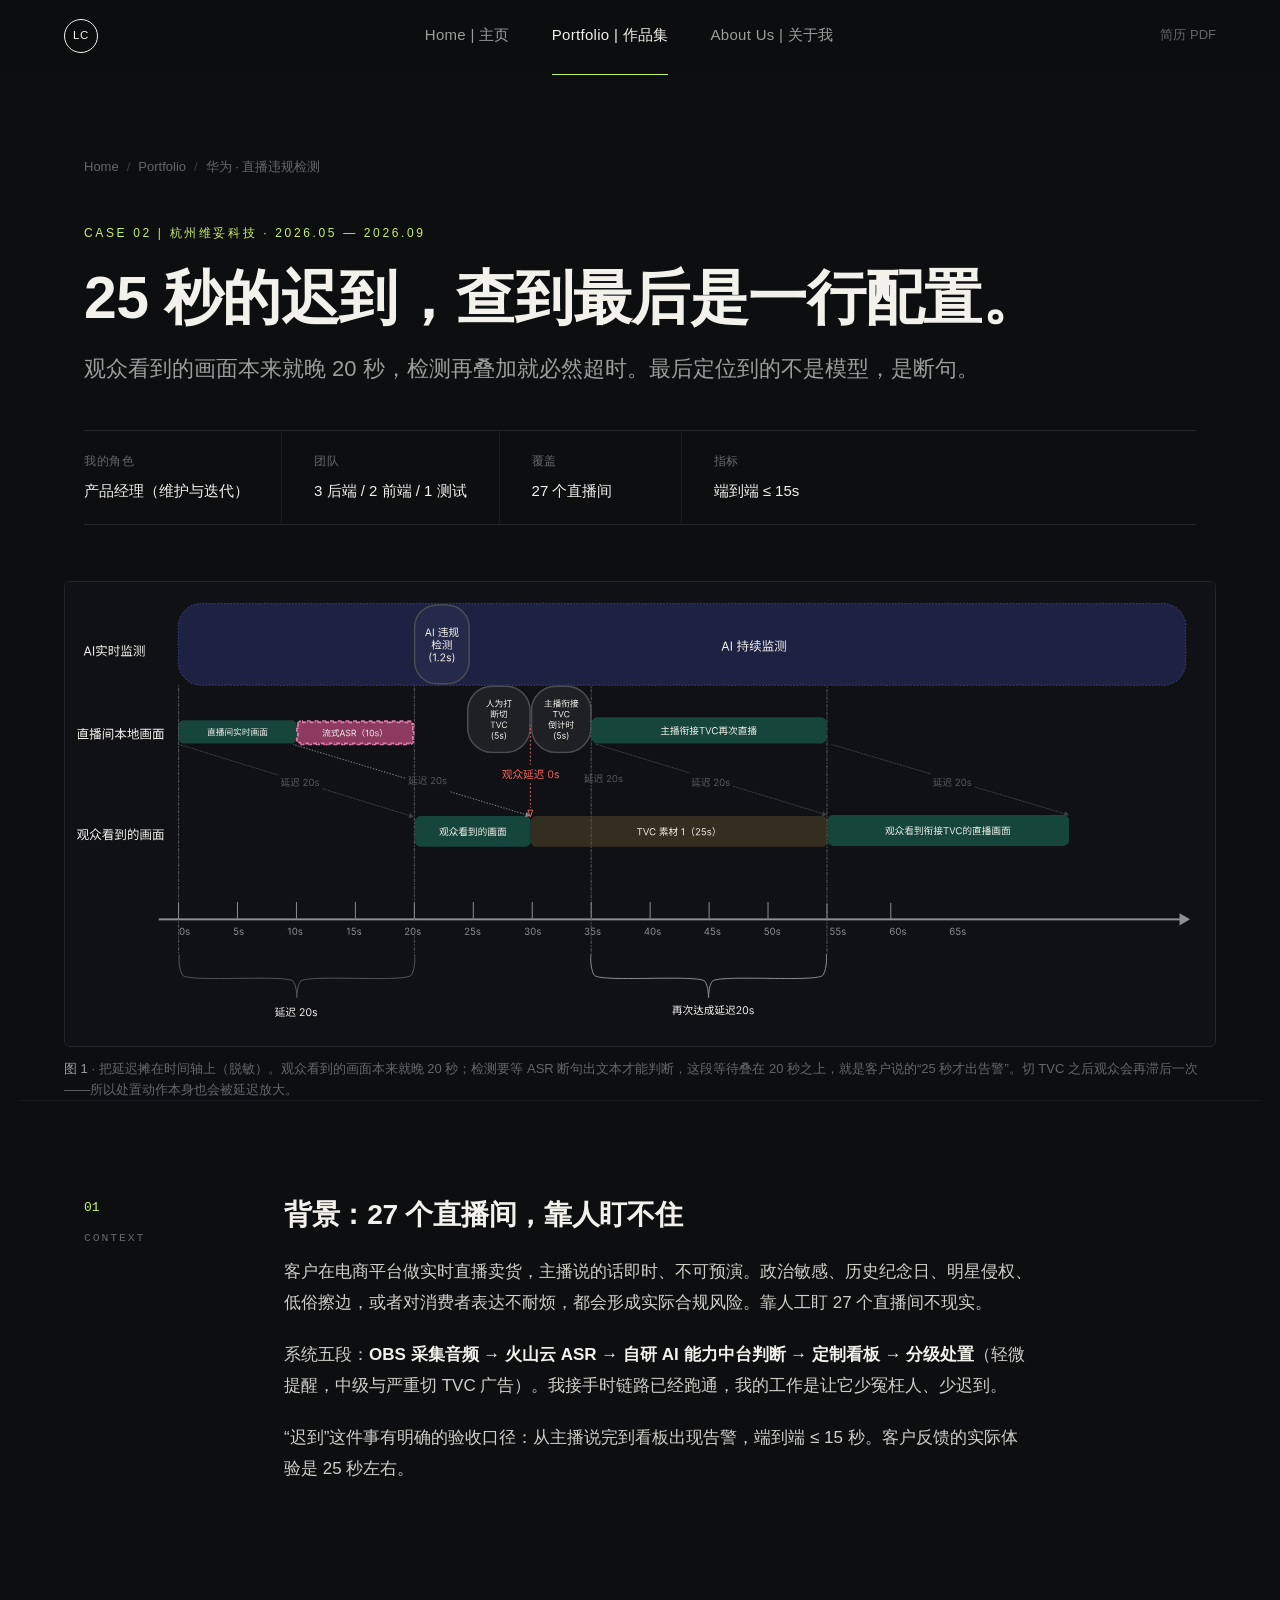
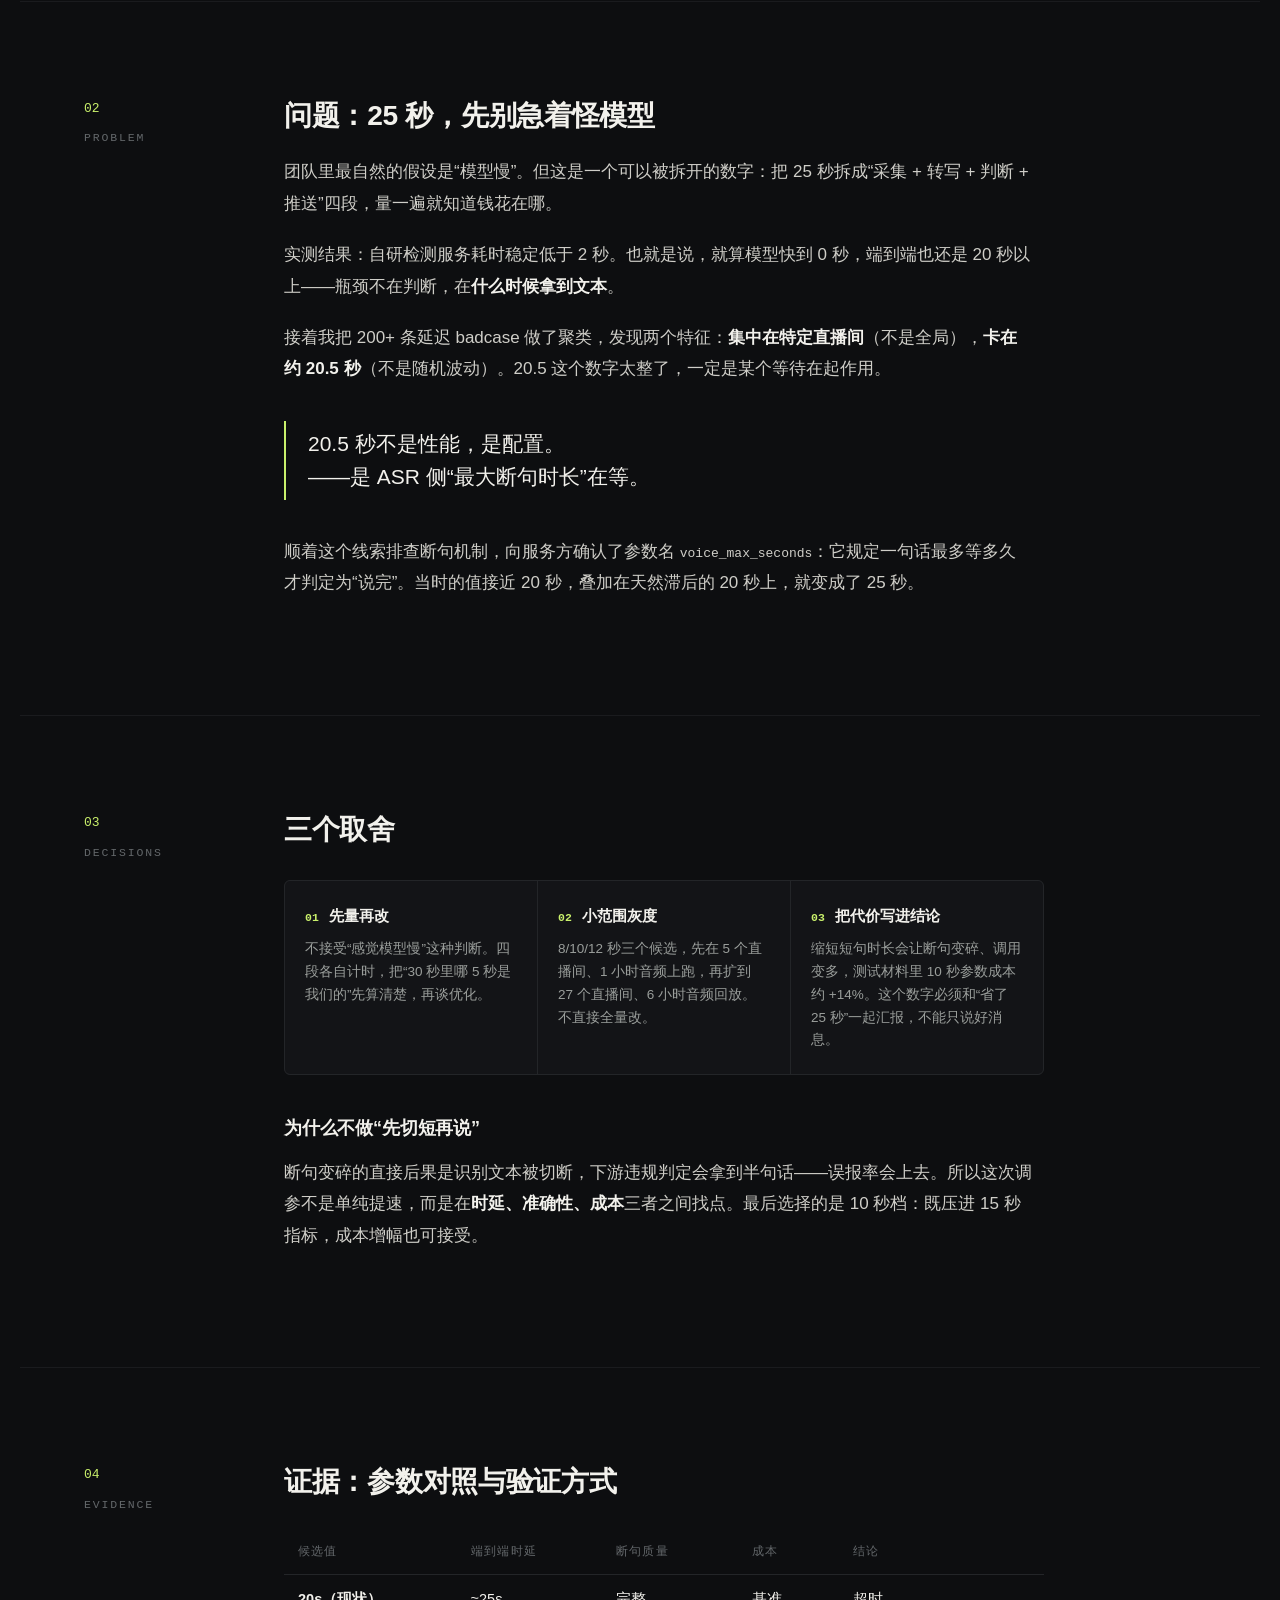
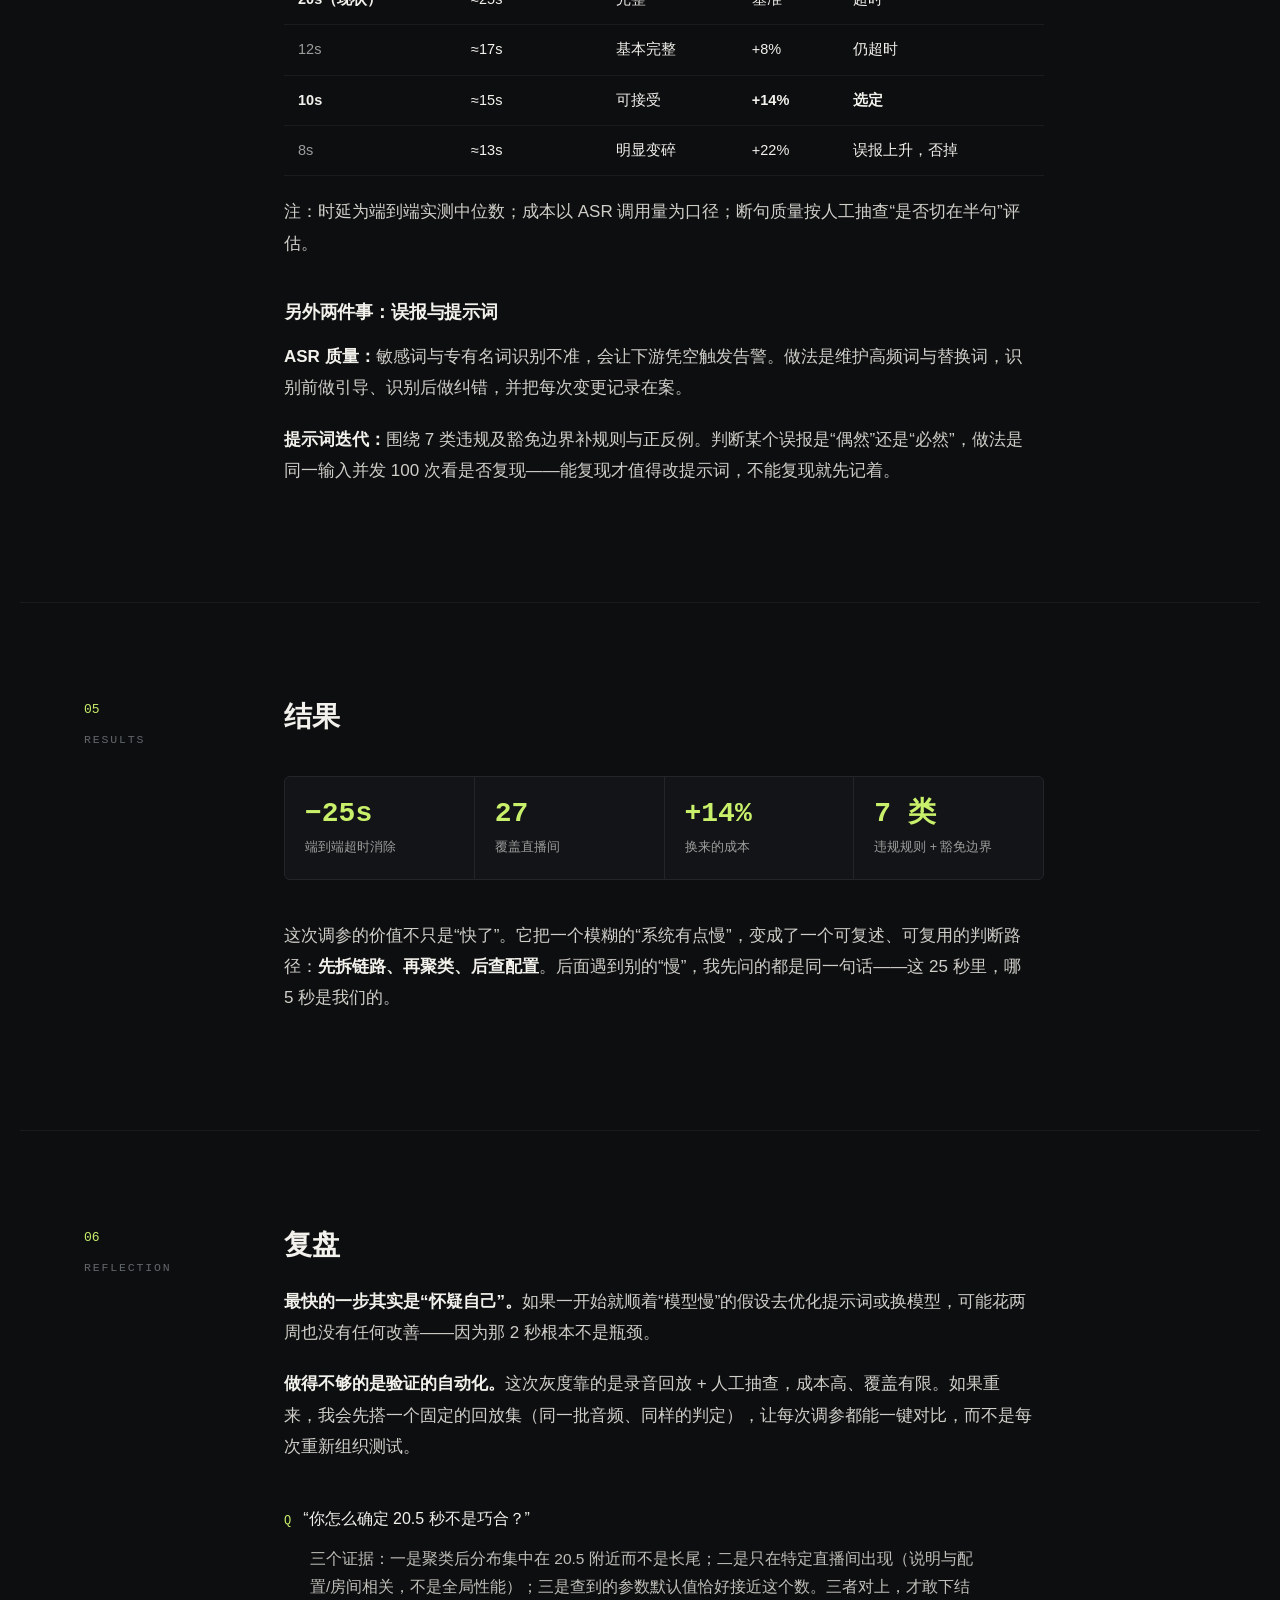
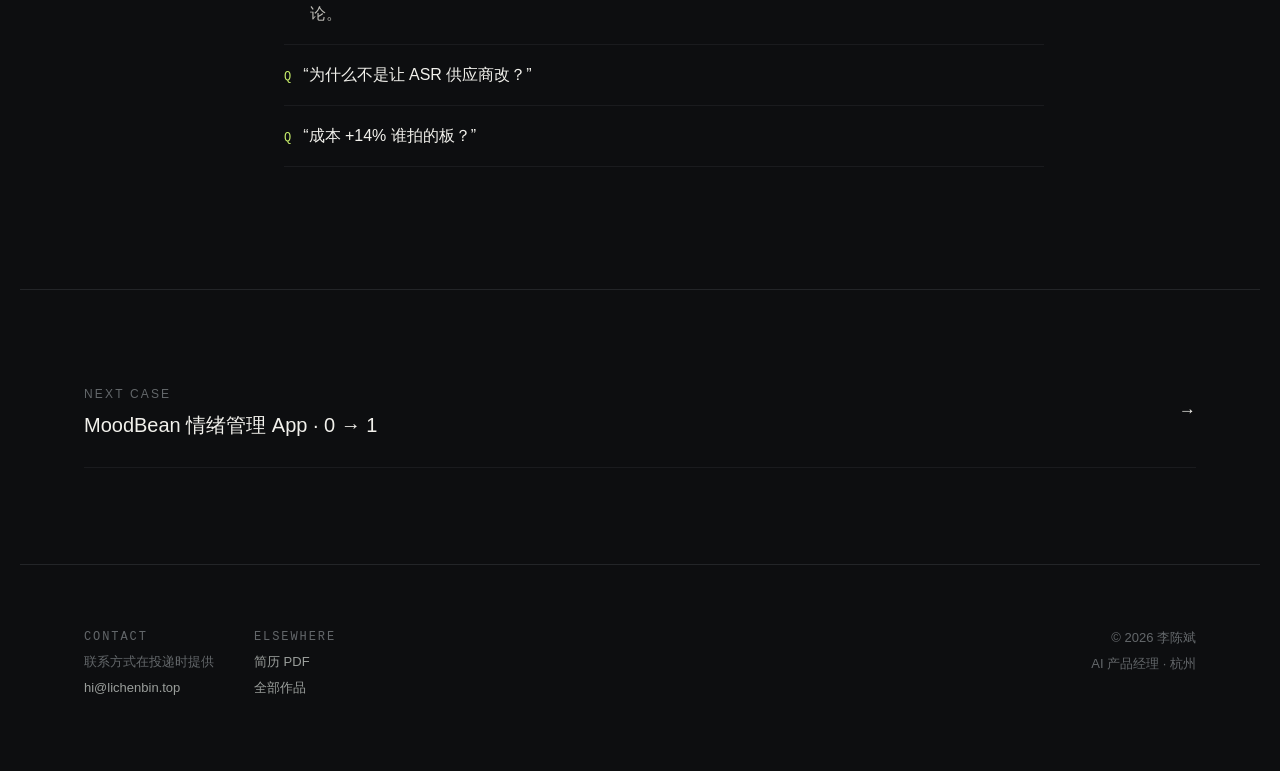
<file: work/huawei.html>
<!DOCTYPE html>
<html lang="zh-CN">
<head>
<meta charset="UTF-8">
<meta name="viewport" content="width=device-width,initial-scale=1">
<title>直播违规话术实时检测 · 华为 | 李陈斌</title>
<meta name="description" content="把 25 秒的迟到，从一个性能问题拆成一个可调参数：链路拆解、badcase 聚类、断句参数灰度。">
<link rel="stylesheet" href="../assets/style.css">
</head>
<body>

<nav class="nav">
  <a class="logo" href="../index.html">LC</a>
  <div class="menu">
    <a href="../index.html">Home | 主页</a>
    <a href="../work.html" class="on">Portfolio | 作品集</a>
    <a href="../about.html">About Us | 关于我</a>
  </div>
  <div class="right"><a href="../assets/resume.pdf" download>简历 PDF</a></div>
</nav>

<header class="p-hero one">
  <div class="crumbs"><a href="../index.html">Home</a><span>/</span><a href="../work.html">Portfolio</a><span>/</span>华为 · 直播违规检测</div>
  <div class="eyebrow">Case 02 | 杭州维妥科技 · 2026.05 — 2026.09</div>
  <h1>25 秒的迟到，查到最后是一行配置。</h1>
  <p class="claim">观众看到的画面本来就晚 20 秒，检测再叠加就必然超时。最后定位到的不是模型，是断句。</p>

  <dl class="p-meta">
    <div><dt>我的角色</dt><dd>产品经理（维护与迭代）</dd></div>
    <div><dt>团队</dt><dd>3 后端 / 2 前端 / 1 测试</dd></div>
    <div><dt>覆盖</dt><dd>27 个直播间</dd></div>
    <div><dt>指标</dt><dd>端到端 ≤ 15s</dd></div>
  </dl>
</header>

<main>
  <div class="figwrap rv">
    <figure>
      <img src="../assets/img/huawei-latency.svg" alt="端到端延迟的时间轴：观众看到的直播画面天然滞后 20 秒，检测侧要等 ASR 出文本才能判定，两者叠加就是客户说的 25 秒">
      <figcaption><b>图 1</b> · 把延迟摊在时间轴上（脱敏）。观众看到的画面本来就晚 20 秒；检测要等 ASR 断句出文本才能判断，这段等待叠在 20 秒之上，就是客户说的“25 秒才出告警”。切 TVC 之后观众会再滞后一次——所以处置动作本身也会被延迟放大。</figcaption>
    </figure>
  </div>

  <section class="chapter">
    <div class="num">01<span>Context</span></div>
    <div class="content rv">
      <h2>背景：27 个直播间，靠人盯不住</h2>
      <p>客户在电商平台做实时直播卖货，主播说的话即时、不可预演。政治敏感、历史纪念日、明星侵权、低俗擦边，或者对消费者表达不耐烦，都会形成实际合规风险。靠人工盯 27 个直播间不现实。</p>
      <p>系统五段：<b>OBS 采集音频 → 火山云 ASR → 自研 AI 能力中台判断 → 定制看板 → 分级处置</b>（轻微提醒，中级与严重切 TVC 广告）。我接手时链路已经跑通，我的工作是让它少冤枉人、少迟到。</p>
      <p>“迟到”这件事有明确的验收口径：从主播说完到看板出现告警，端到端 ≤ 15 秒。客户反馈的实际体验是 25 秒左右。</p>
    </div>
  </section>

  <section class="chapter">
    <div class="num">02<span>Problem</span></div>
    <div class="content rv">
      <h2>问题：25 秒，先别急着怪模型</h2>
      <p>团队里最自然的假设是“模型慢”。但这是一个可以被拆开的数字：把 25 秒拆成“采集 + 转写 + 判断 + 推送”四段，量一遍就知道钱花在哪。</p>
      <p>实测结果：自研检测服务耗时稳定低于 2 秒。也就是说，就算模型快到 0 秒，端到端也还是 20 秒以上——瓶颈不在判断，在<b>什么时候拿到文本</b>。</p>
      <p>接着我把 200+ 条延迟 badcase 做了聚类，发现两个特征：<b>集中在特定直播间</b>（不是全局），<b>卡在约 20.5 秒</b>（不是随机波动）。20.5 这个数字太整了，一定是某个等待在起作用。</p>
      <div class="pull">20.5 秒不是性能，是配置。<br>——是 ASR 侧“最大断句时长”在等。</div>
      <p>顺着这个线索排查断句机制，向服务方确认了参数名 <code class="mono">voice_max_seconds</code>：它规定一句话最多等多久才判定为“说完”。当时的值接近 20 秒，叠加在天然滞后的 20 秒上，就变成了 25 秒。</p>
    </div>
  </section>

  <section class="chapter">
    <div class="num">03<span>Decisions</span></div>
    <div class="content rv">
      <h2>三个取舍</h2>
      <div class="opts">
        <div><b><i>01</i>先量再改</b>
          <p>不接受“感觉模型慢”这种判断。四段各自计时，把“30 秒里哪 5 秒是我们的”先算清楚，再谈优化。</p></div>
        <div><b><i>02</i>小范围灰度</b>
          <p>8/10/12 秒三个候选，先在 5 个直播间、1 小时音频上跑，再扩到 27 个直播间、6 小时音频回放。不直接全量改。</p></div>
        <div><b><i>03</i>把代价写进结论</b>
          <p>缩短短句时长会让断句变碎、调用变多，测试材料里 10 秒参数成本约 +14%。这个数字必须和“省了 25 秒”一起汇报，不能只说好消息。</p></div>
      </div>
      <h3>为什么不做“先切短再说”</h3>
      <p>断句变碎的直接后果是识别文本被切断，下游违规判定会拿到半句话——误报率会上去。所以这次调参不是单纯提速，而是在<b>时延、准确性、成本</b>三者之间找点。最后选择的是 10 秒档：既压进 15 秒指标，成本增幅也可接受。</p>
    </div>
  </section>

  <section class="chapter">
    <div class="num">04<span>Evidence</span></div>
    <div class="content rv">
      <h2>证据：参数对照与验证方式</h2>
      <table class="t">
        <thead><tr><th>候选值</th><th>端到端时延</th><th>断句质量</th><th>成本</th><th>结论</th></tr></thead>
        <tbody>
          <tr><td><b>20s（现状）</b></td><td>≈25s</td><td>完整</td><td>基准</td><td>超时</td></tr>
          <tr><td>12s</td><td>≈17s</td><td>基本完整</td><td>+8%</td><td>仍超时</td></tr>
          <tr><td><b>10s</b></td><td>≈15s</td><td>可接受</td><td><b>+14%</b></td><td><b>选定</b></td></tr>
          <tr><td>8s</td><td>≈13s</td><td>明显变碎</td><td>+22%</td><td>误报上升，否掉</td></tr>
        </tbody>
      </table>
      <p class="cap" style="margin-top:-8px">注：时延为端到端实测中位数；成本以 ASR 调用量为口径；断句质量按人工抽查“是否切在半句”评估。</p>
      <h3>另外两件事：误报与提示词</h3>
      <p><b>ASR 质量：</b>敏感词与专有名词识别不准，会让下游凭空触发告警。做法是维护高频词与替换词，识别前做引导、识别后做纠错，并把每次变更记录在案。</p>
      <p><b>提示词迭代：</b>围绕 7 类违规及豁免边界补规则与正反例。判断某个误报是“偶然”还是“必然”，做法是同一输入并发 100 次看是否复现——能复现才值得改提示词，不能复现就先记着。</p>
    </div>
  </section>

  <section class="chapter">
    <div class="num">05<span>Results</span></div>
    <div class="content rv">
      <h2>结果</h2>
      <div class="kpi">
        <div><b>−25s</b><span>端到端超时消除</span></div>
        <div><b>27</b><span>覆盖直播间</span></div>
        <div><b>+14%</b><span>换来的成本</span></div>
        <div><b>7 类</b><span>违规规则 + 豁免边界</span></div>
      </div>
      <p>这次调参的价值不只是“快了”。它把一个模糊的“系统有点慢”，变成了一个可复述、可复用的判断路径：<b>先拆链路、再聚类、后查配置</b>。后面遇到别的“慢”，我先问的都是同一句话——这 25 秒里，哪 5 秒是我们的。</p>
    </div>
  </section>

  <section class="chapter">
    <div class="num">06<span>Reflection</span></div>
    <div class="content rv">
      <h2>复盘</h2>
      <p><b>最快的一步其实是“怀疑自己”。</b>如果一开始就顺着“模型慢”的假设去优化提示词或换模型，可能花两周也没有任何改善——因为那 2 秒根本不是瓶颈。</p>
      <p><b>做得不够的是验证的自动化。</b>这次灰度靠的是录音回放 + 人工抽查，成本高、覆盖有限。如果重来，我会先搭一个固定的回放集（同一批音频、同样的判定），让每次调参都能一键对比，而不是每次重新组织测试。</p>
      <div class="qa">
        <details open><summary>“你怎么确定 20.5 秒不是巧合？”</summary>
          <p>三个证据：一是聚类后分布集中在 20.5 附近而不是长尾；二是只在特定直播间出现（说明与配置/房间相关，不是全局性能）；三是查到的参数默认值恰好接近这个数。三者对上，才敢下结论。</p>
        </details>
        <details><summary>“为什么不是让 ASR 供应商改？”</summary>
          <p>参数本来就是我们这边可调的，只是没人知道它影响端到端。先确认“我们能改”，再谈“要不要改”——这一步省掉了两周的跨团队沟通。</p>
        </details>
        <details><summary>“成本 +14% 谁拍的板？”</summary>
          <p>我把三个候选的时延、断句质量、成本做成对照表，连同“不达标的业务后果”一起给到负责人，由他拍板。产品经理的活是把取舍摆清楚，不是替他选。</p>
        </details>
      </div>
    </div>
  </section>
</main>

<div class="nextproj">
  <a href="moodbean.html"><div><small>Next Case</small><br><b>MoodBean 情绪管理 App · 0 → 1</b></div><span>→</span></a>
</div>

<footer class="foot">
  <div class="col"><div class="mono" style="color:var(--mute);font-size:12px;letter-spacing:.16em">CONTACT</div>
    联系方式在投递时提供<br><a href="mailto:hi@lichenbin.top">hi@lichenbin.top</a></div>
  <div class="col"><div class="mono" style="color:var(--mute);font-size:12px;letter-spacing:.16em">ELSEWHERE</div>
    <a href="../assets/resume.pdf" download>简历 PDF</a><br><a href="../work.html">全部作品</a></div>
  <div class="sp"></div>
  <div class="col" style="text-align:right">© <span data-year>2026</span> 李陈斌<br>AI 产品经理 · 杭州</div>
</footer>

<script src="../assets/app.js"></script>
</body>
</html>
</file>
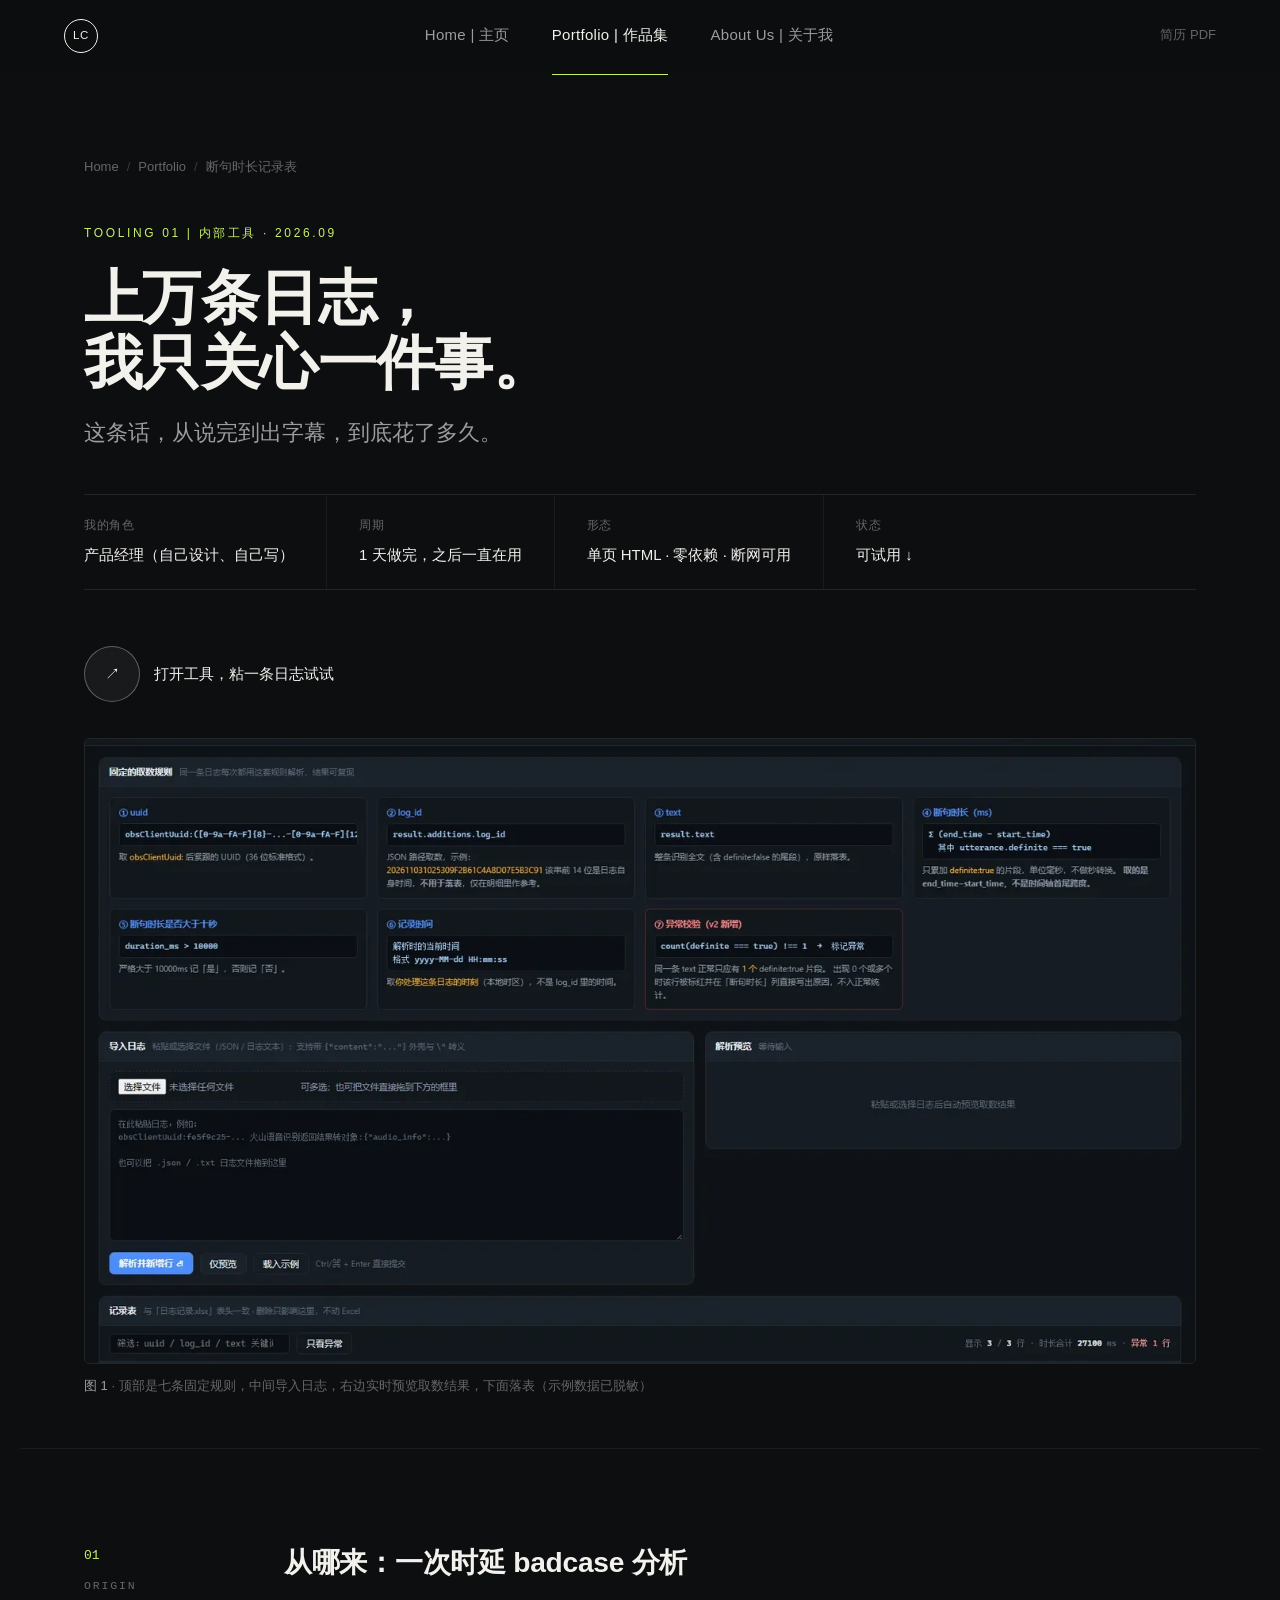
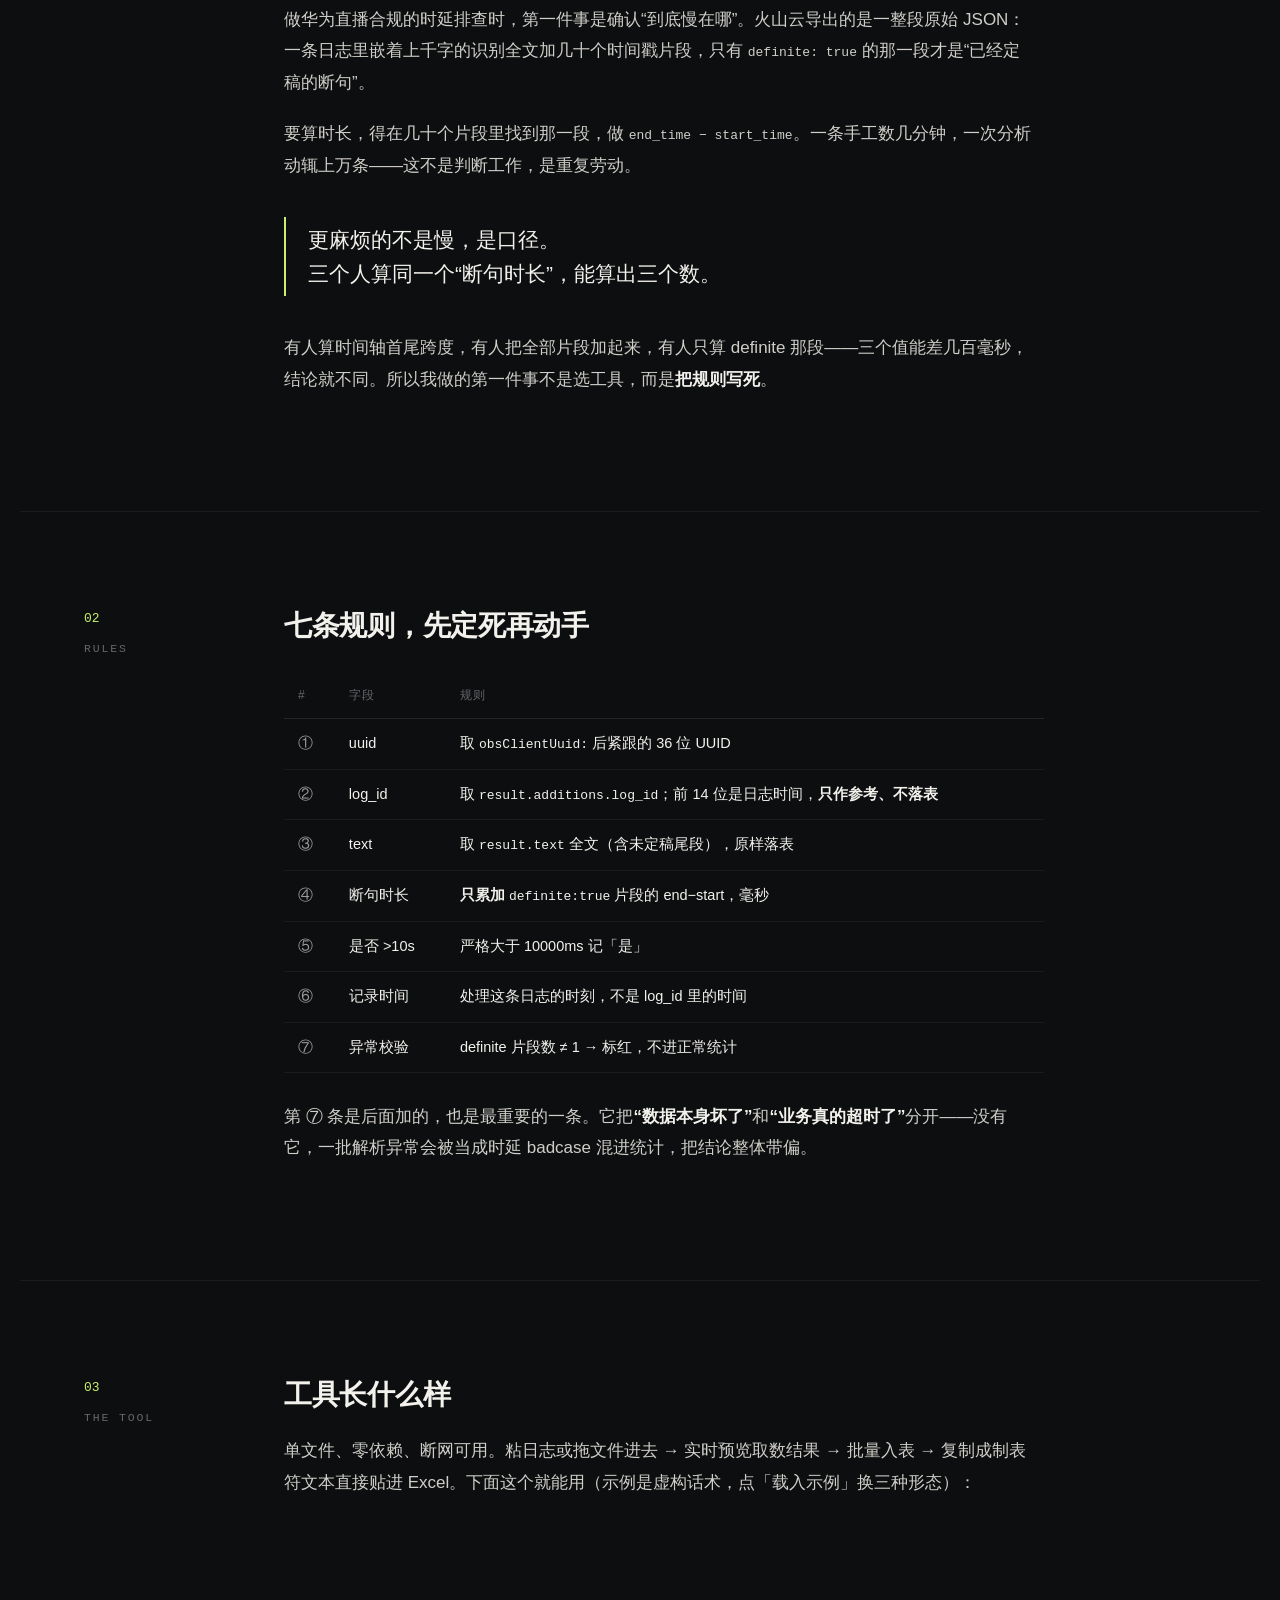
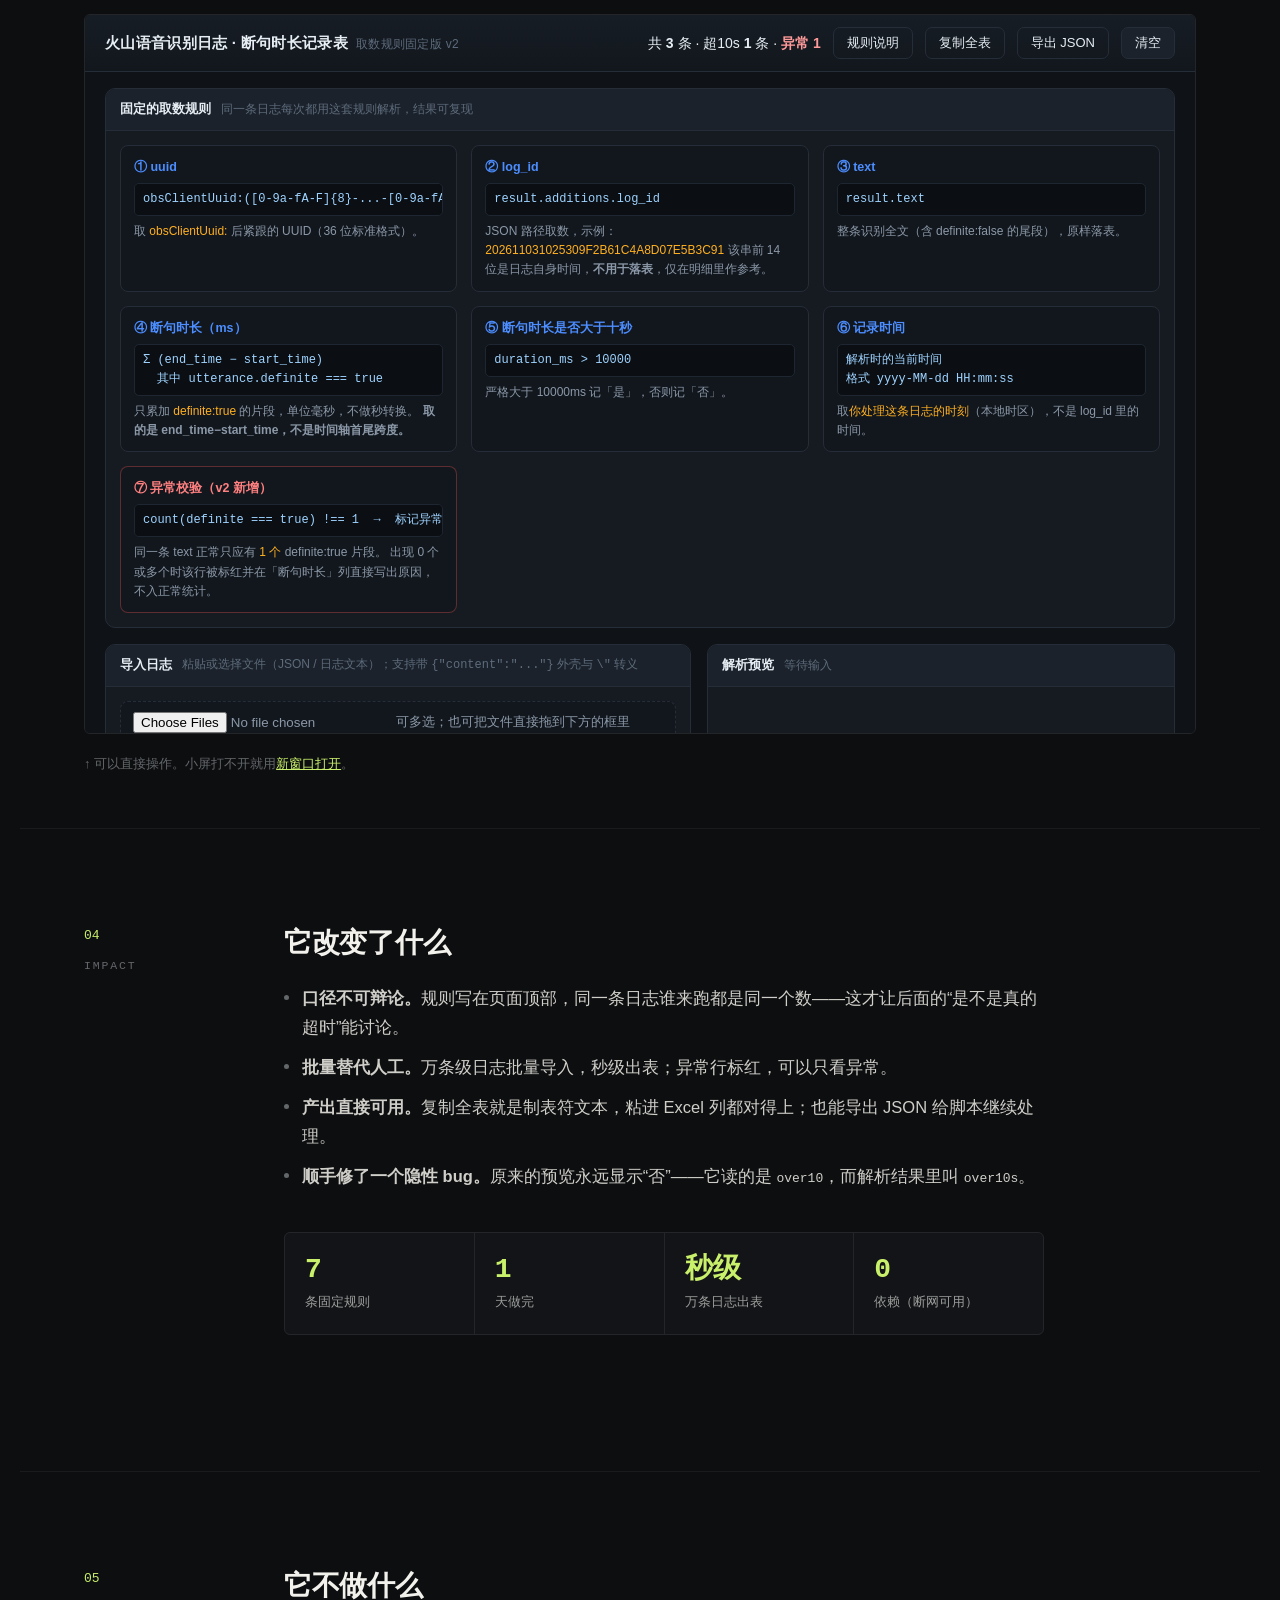
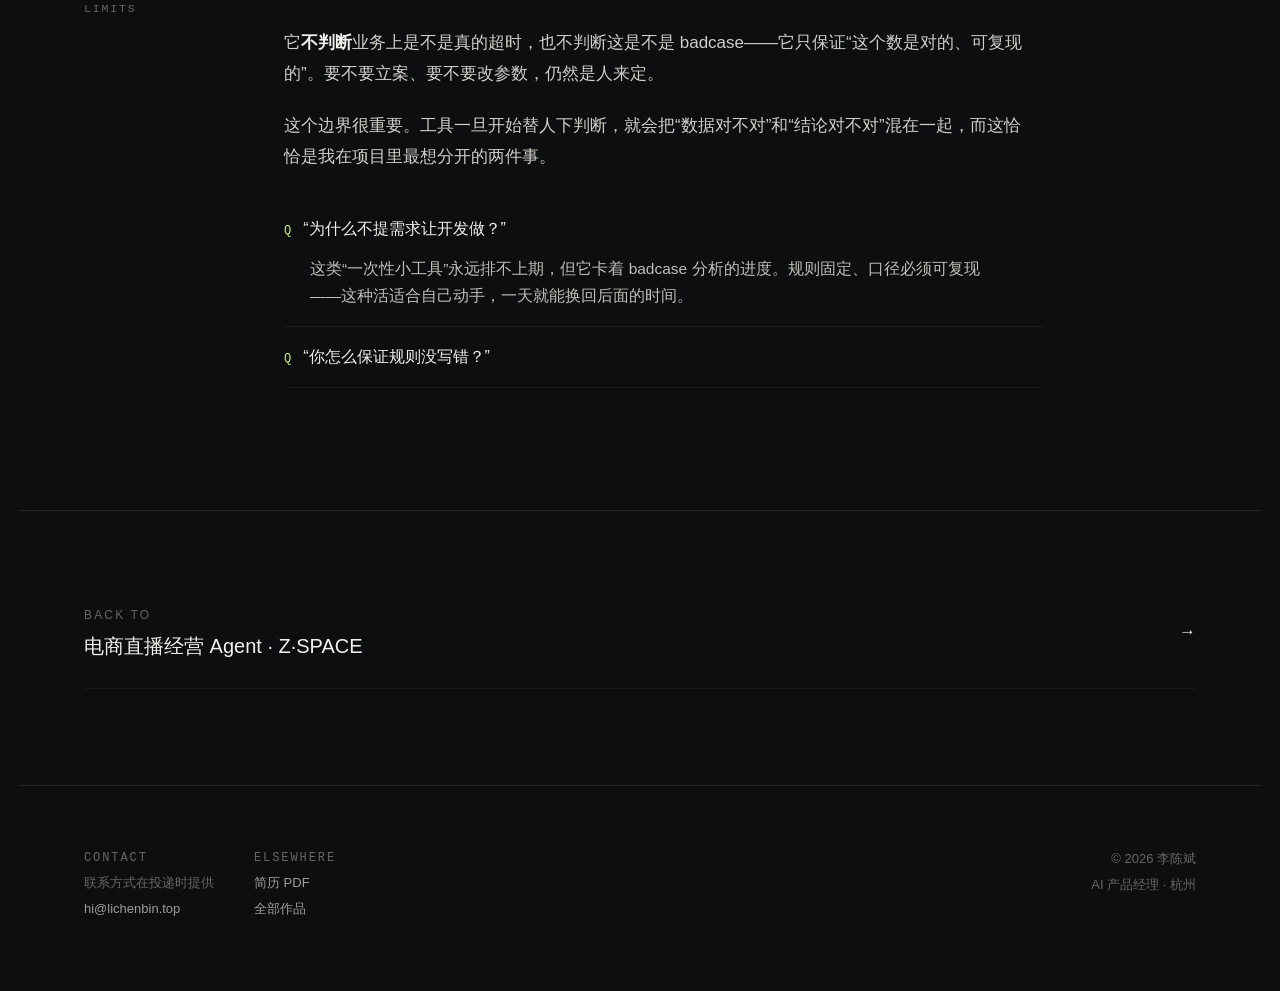
<file: work/logtool.html>
<!DOCTYPE html>
<html lang="zh-CN">
<head>
<meta charset="UTF-8">
<meta name="viewport" content="width=device-width,initial-scale=1">
<title>断句时长记录表 · 自己造的工具 | 李陈斌</title>
<meta name="description" content="上万条 ASR 日志人工看不完，我把取数规则写成 7 条，做成一个能批量跑、能导出 Excel 的单页工具。">
<link rel="stylesheet" href="../assets/style.css">
</head>
<body>

<nav class="nav">
  <a class="logo" href="../index.html">LC</a>
  <div class="menu">
    <a href="../index.html">Home | 主页</a>
    <a href="../work.html" class="on">Portfolio | 作品集</a>
    <a href="../about.html">About Us | 关于我</a>
  </div>
  <div class="right"><a href="../assets/resume.pdf" download>简历 PDF</a></div>
</nav>

<header class="p-hero">
  <div class="crumbs"><a href="../index.html">Home</a><span>/</span><a href="../work.html">Portfolio</a><span>/</span>断句时长记录表</div>
  <div class="eyebrow">Tooling 01 | 内部工具 · 2026.09</div>
  <h1>上万条日志，<br>我只关心一件事。</h1>
  <p class="claim">这条话，从说完到出字幕，到底花了多久。</p>

  <dl class="p-meta">
    <div><dt>我的角色</dt><dd>产品经理（自己设计、自己写）</dd></div>
    <div><dt>周期</dt><dd>1 天做完，之后一直在用</dd></div>
    <div><dt>形态</dt><dd>单页 HTML · 零依赖 · 断网可用</dd></div>
    <div><dt>状态</dt><dd>可试用 ↓</dd></div>
  </dl>
  <p style="margin:0 0 10px"><a class="cta" href="../demo/logtool.html" target="_blank"><i>↗</i>打开工具，粘一条日志试试</a></p>
</header>

<main>
  <div class="wrap" style="padding-bottom:16px">
    <figure class="rv">
      <img src="../assets/img/logtool.webp" alt="断句时长记录表：规则区、导入区、预览区、结果表">
      <figcaption><b>图 1</b> · 顶部是七条固定规则，中间导入日志，右边实时预览取数结果，下面落表（示例数据已脱敏）</figcaption>
    </figure>
  </div>

  <section class="chapter">
    <div class="num">01<span>Origin</span></div>
    <div class="content rv">
      <h2>从哪来：一次时延 badcase 分析</h2>
      <p>做华为直播合规的时延排查时，第一件事是确认“到底慢在哪”。火山云导出的是一整段原始 JSON：一条日志里嵌着上千字的识别全文加几十个时间戳片段，只有 <code class="mono">definite: true</code> 的那一段才是“已经定稿的断句”。</p>
      <p>要算时长，得在几十个片段里找到那一段，做 <code class="mono">end_time − start_time</code>。一条手工数几分钟，一次分析动辄上万条——这不是判断工作，是重复劳动。</p>
      <div class="pull">更麻烦的不是慢，是口径。<br>三个人算同一个“断句时长”，能算出三个数。</div>
      <p>有人算时间轴首尾跨度，有人把全部片段加起来，有人只算 definite 那段——三个值能差几百毫秒，结论就不同。所以我做的第一件事不是选工具，而是<b>把规则写死</b>。</p>
    </div>
  </section>

  <section class="chapter">
    <div class="num">02<span>Rules</span></div>
    <div class="content rv">
      <h2>七条规则，先定死再动手</h2>
      <table class="t">
        <thead><tr><th>#</th><th>字段</th><th>规则</th></tr></thead>
        <tbody>
          <tr><td>①</td><td>uuid</td><td>取 <code class="mono">obsClientUuid:</code> 后紧跟的 36 位 UUID</td></tr>
          <tr><td>②</td><td>log_id</td><td>取 <code class="mono">result.additions.log_id</code>；前 14 位是日志时间，<b>只作参考、不落表</b></td></tr>
          <tr><td>③</td><td>text</td><td>取 <code class="mono">result.text</code> 全文（含未定稿尾段），原样落表</td></tr>
          <tr><td>④</td><td>断句时长</td><td><b>只累加</b> <code class="mono">definite:true</code> 片段的 end−start，毫秒</td></tr>
          <tr><td>⑤</td><td>是否 &gt;10s</td><td>严格大于 10000ms 记「是」</td></tr>
          <tr><td>⑥</td><td>记录时间</td><td>处理这条日志的时刻，不是 log_id 里的时间</td></tr>
          <tr><td>⑦</td><td>异常校验</td><td>definite 片段数 ≠ 1 → 标红，不进正常统计</td></tr>
        </tbody>
      </table>
      <p>第 ⑦ 条是后面加的，也是最重要的一条。它把<b>“数据本身坏了”</b>和<b>“业务真的超时了”</b>分开——没有它，一批解析异常会被当成时延 badcase 混进统计，把结论整体带偏。</p>
    </div>
  </section>

  <section class="chapter">
    <div class="num">03<span>The Tool</span></div>
    <div class="content rv">
      <h2>工具长什么样</h2>
      <p>单文件、零依赖、断网可用。粘日志或拖文件进去 → 实时预览取数结果 → 批量入表 → 复制成制表符文本直接贴进 Excel。下面这个就能用（示例是虚构话术，点「载入示例」换三种形态）：</p>
    </div>
  </section>

  <div class="wrap" style="padding-bottom:40px">
    <iframe src="../demo/logtool.html" title="断句时长记录表演示"
      style="width:100%;height:720px;border:1px solid var(--line);border-radius:6px;background:#0f1216"></iframe>
    <p class="cap" style="margin-top:10px">↑ 可以直接操作。小屏打不开就用<a href="../demo/logtool.html" target="_blank" style="color:var(--accent)">新窗口打开</a>。</p>
  </div>

  <section class="chapter">
    <div class="num">04<span>Impact</span></div>
    <div class="content rv">
      <h2>它改变了什么</h2>
      <ul>
        <li><b>口径不可辩论。</b>规则写在页面顶部，同一条日志谁来跑都是同一个数——这才让后面的“是不是真的超时”能讨论。</li>
        <li><b>批量替代人工。</b>万条级日志批量导入，秒级出表；异常行标红，可以只看异常。</li>
        <li><b>产出直接可用。</b>复制全表就是制表符文本，粘进 Excel 列都对得上；也能导出 JSON 给脚本继续处理。</li>
        <li><b>顺手修了一个隐性 bug。</b>原来的预览永远显示“否”——它读的是 <code class="mono">over10</code>，而解析结果里叫 <code class="mono">over10s</code>。</li>
      </ul>
      <div class="kpi">
        <div><b>7</b><span>条固定规则</span></div>
        <div><b>1</b><span>天做完</span></div>
        <div><b>秒级</b><span>万条日志出表</span></div>
        <div><b>0</b><span>依赖（断网可用）</span></div>
      </div>
    </div>
  </section>

  <section class="chapter">
    <div class="num">05<span>Limits</span></div>
    <div class="content rv">
      <h2>它不做什么</h2>
      <p>它<b>不判断</b>业务上是不是真的超时，也不判断这是不是 badcase——它只保证“这个数是对的、可复现的”。要不要立案、要不要改参数，仍然是人来定。</p>
      <p>这个边界很重要。工具一旦开始替人下判断，就会把“数据对不对”和“结论对不对”混在一起，而这恰恰是我在项目里最想分开的两件事。</p>
      <div class="qa">
        <details open><summary>“为什么不提需求让开发做？”</summary>
          <p>这类“一次性小工具”永远排不上期，但它卡着 badcase 分析的进度。规则固定、口径必须可复现——这种活适合自己动手，一天就能换回后面的时间。</p>
        </details>
        <details><summary>“你怎么保证规则没写错？”</summary>
          <p>用已知答案的样例反推：取一条手算过的日志，跑出来必须是同一个数；再补两条边界（<code class="mono">definite</code> 为 0 个、多个），确认会被标红而不是被算进平均。</p>
        </details>
      </div>
    </div>
  </section>
</main>

<div class="nextproj">
  <a href="zspace.html"><div><small>Back to</small><br><b>电商直播经营 Agent · Z·SPACE</b></div><span>→</span></a>
</div>

<footer class="foot">
  <div class="col"><div class="mono" style="color:var(--mute);font-size:12px;letter-spacing:.16em">CONTACT</div>
    联系方式在投递时提供<br><a href="mailto:hi@lichenbin.top">hi@lichenbin.top</a></div>
  <div class="col"><div class="mono" style="color:var(--mute);font-size:12px;letter-spacing:.16em">ELSEWHERE</div>
    <a href="../assets/resume.pdf" download>简历 PDF</a><br><a href="../work.html">全部作品</a></div>
  <div class="sp"></div>
  <div class="col" style="text-align:right">© <span data-year>2026</span> 李陈斌<br>AI 产品经理 · 杭州</div>
</footer>

<script src="../assets/app.js"></script>
</body>
</html>
</file>
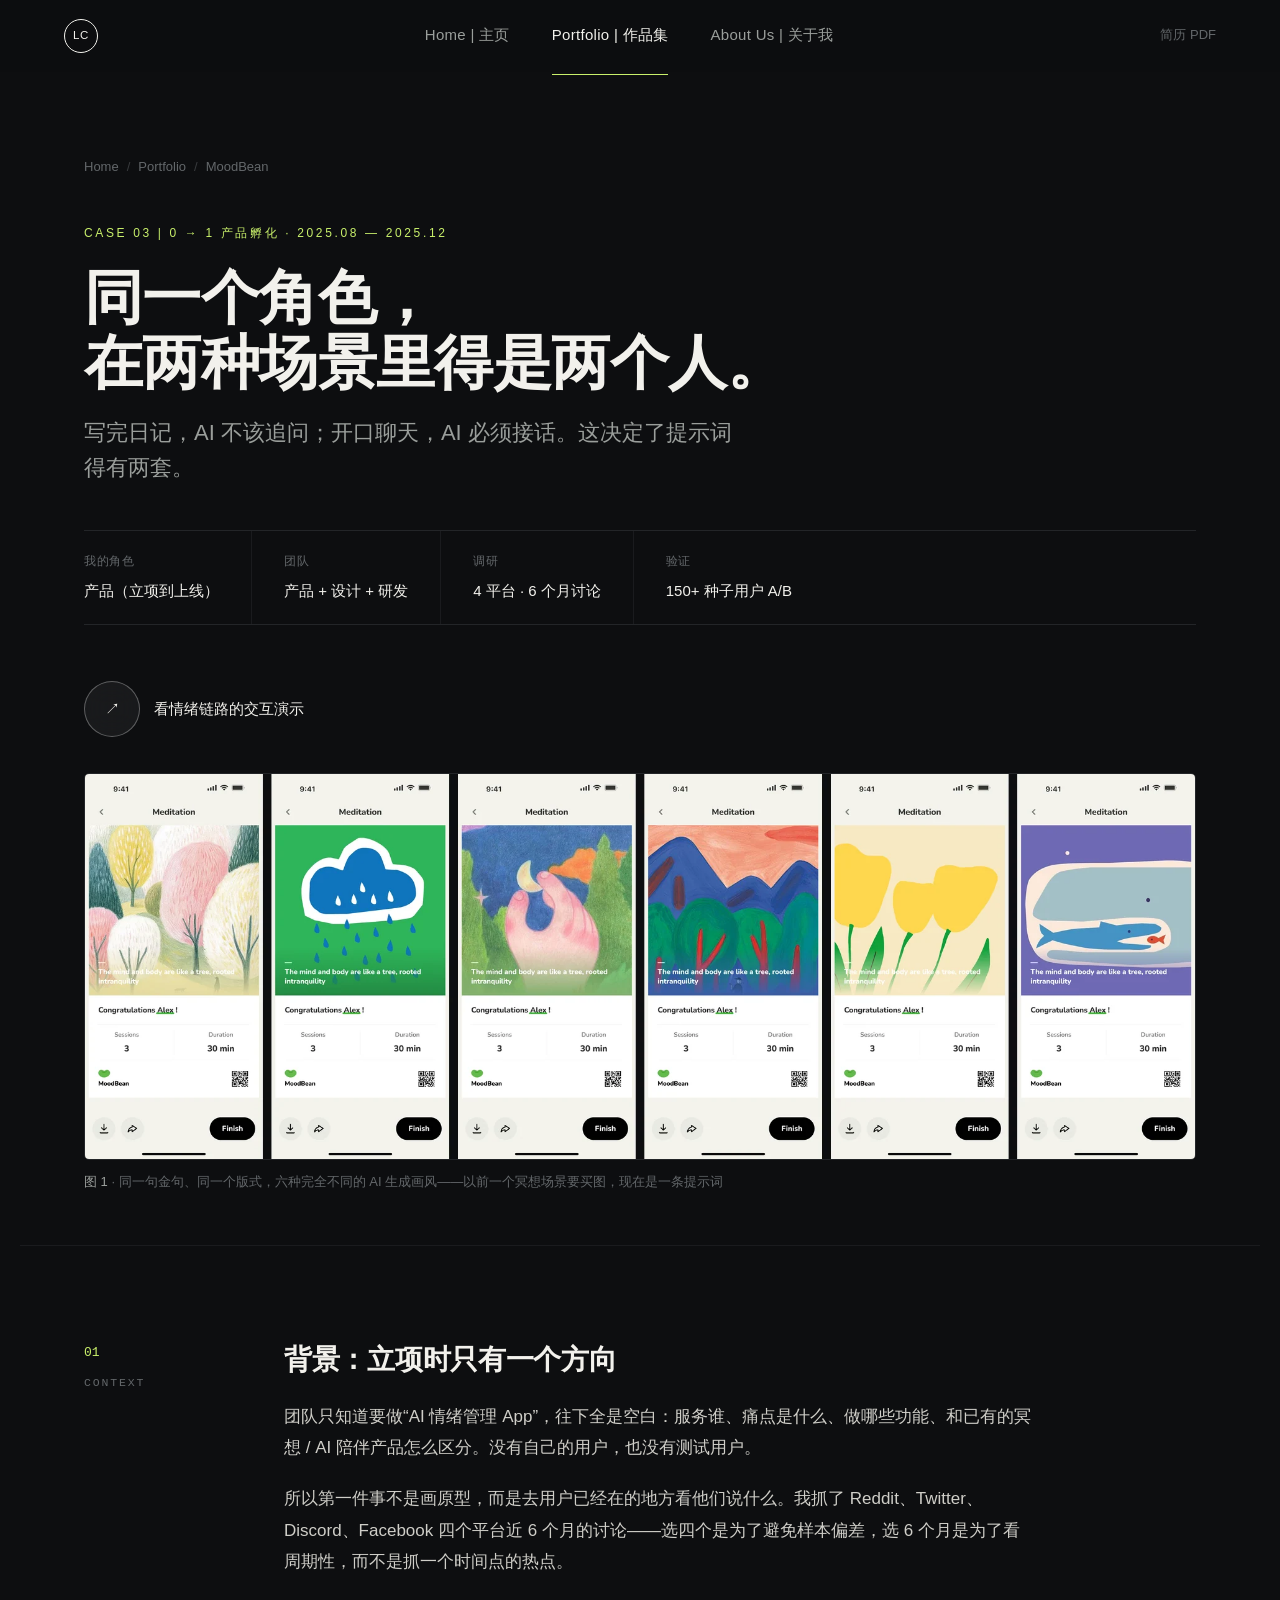
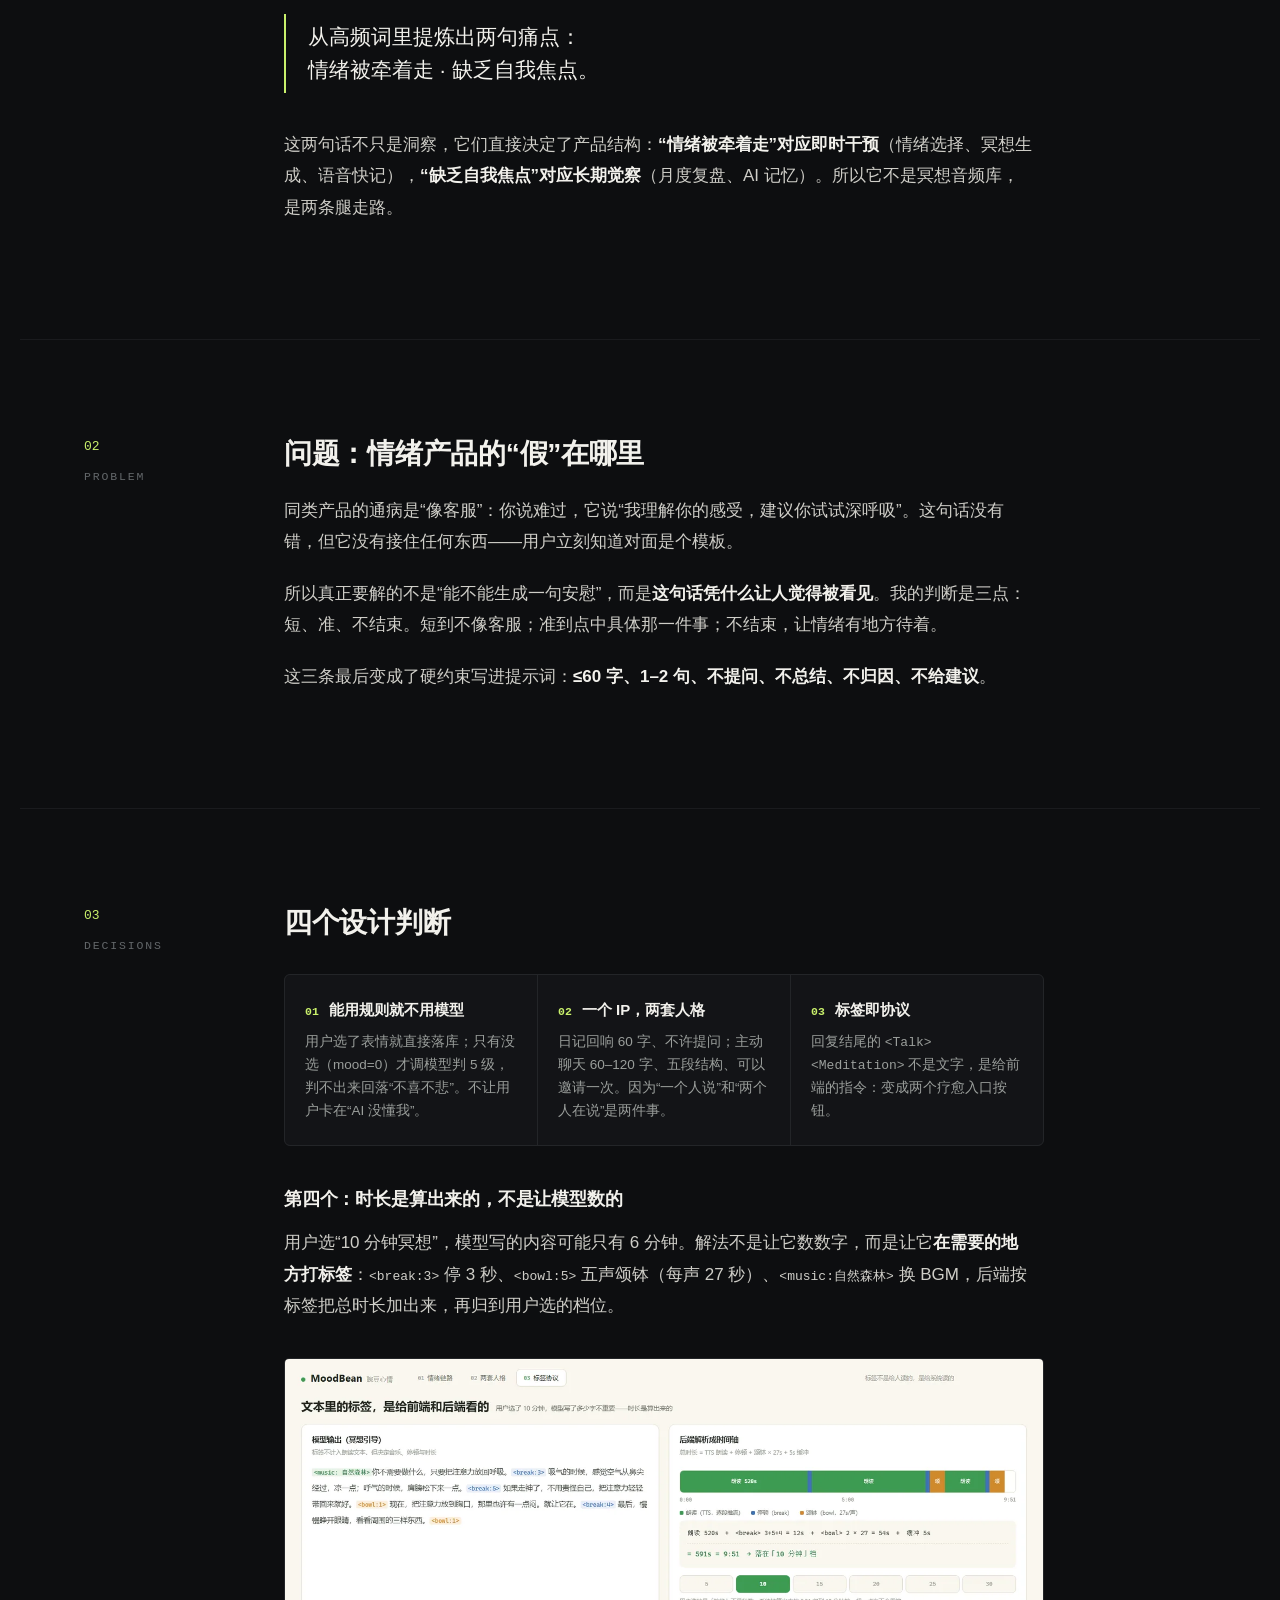
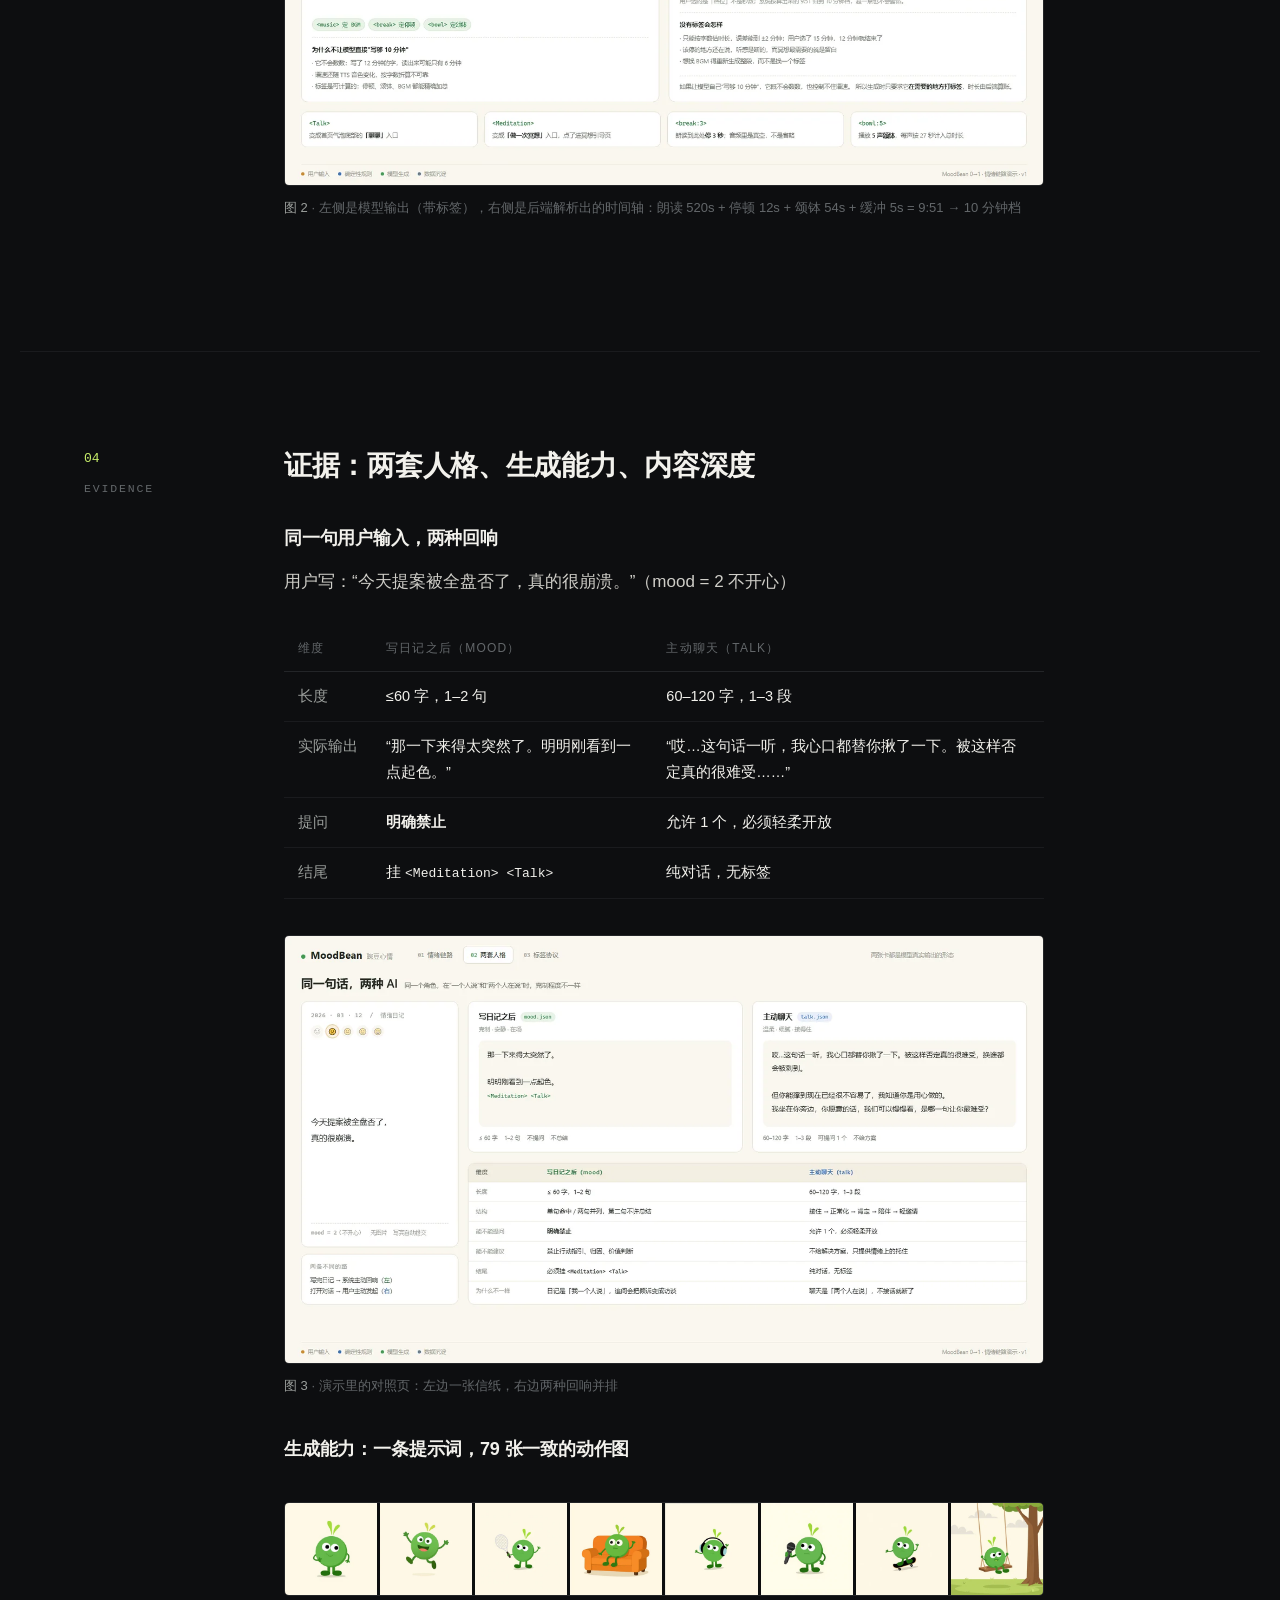
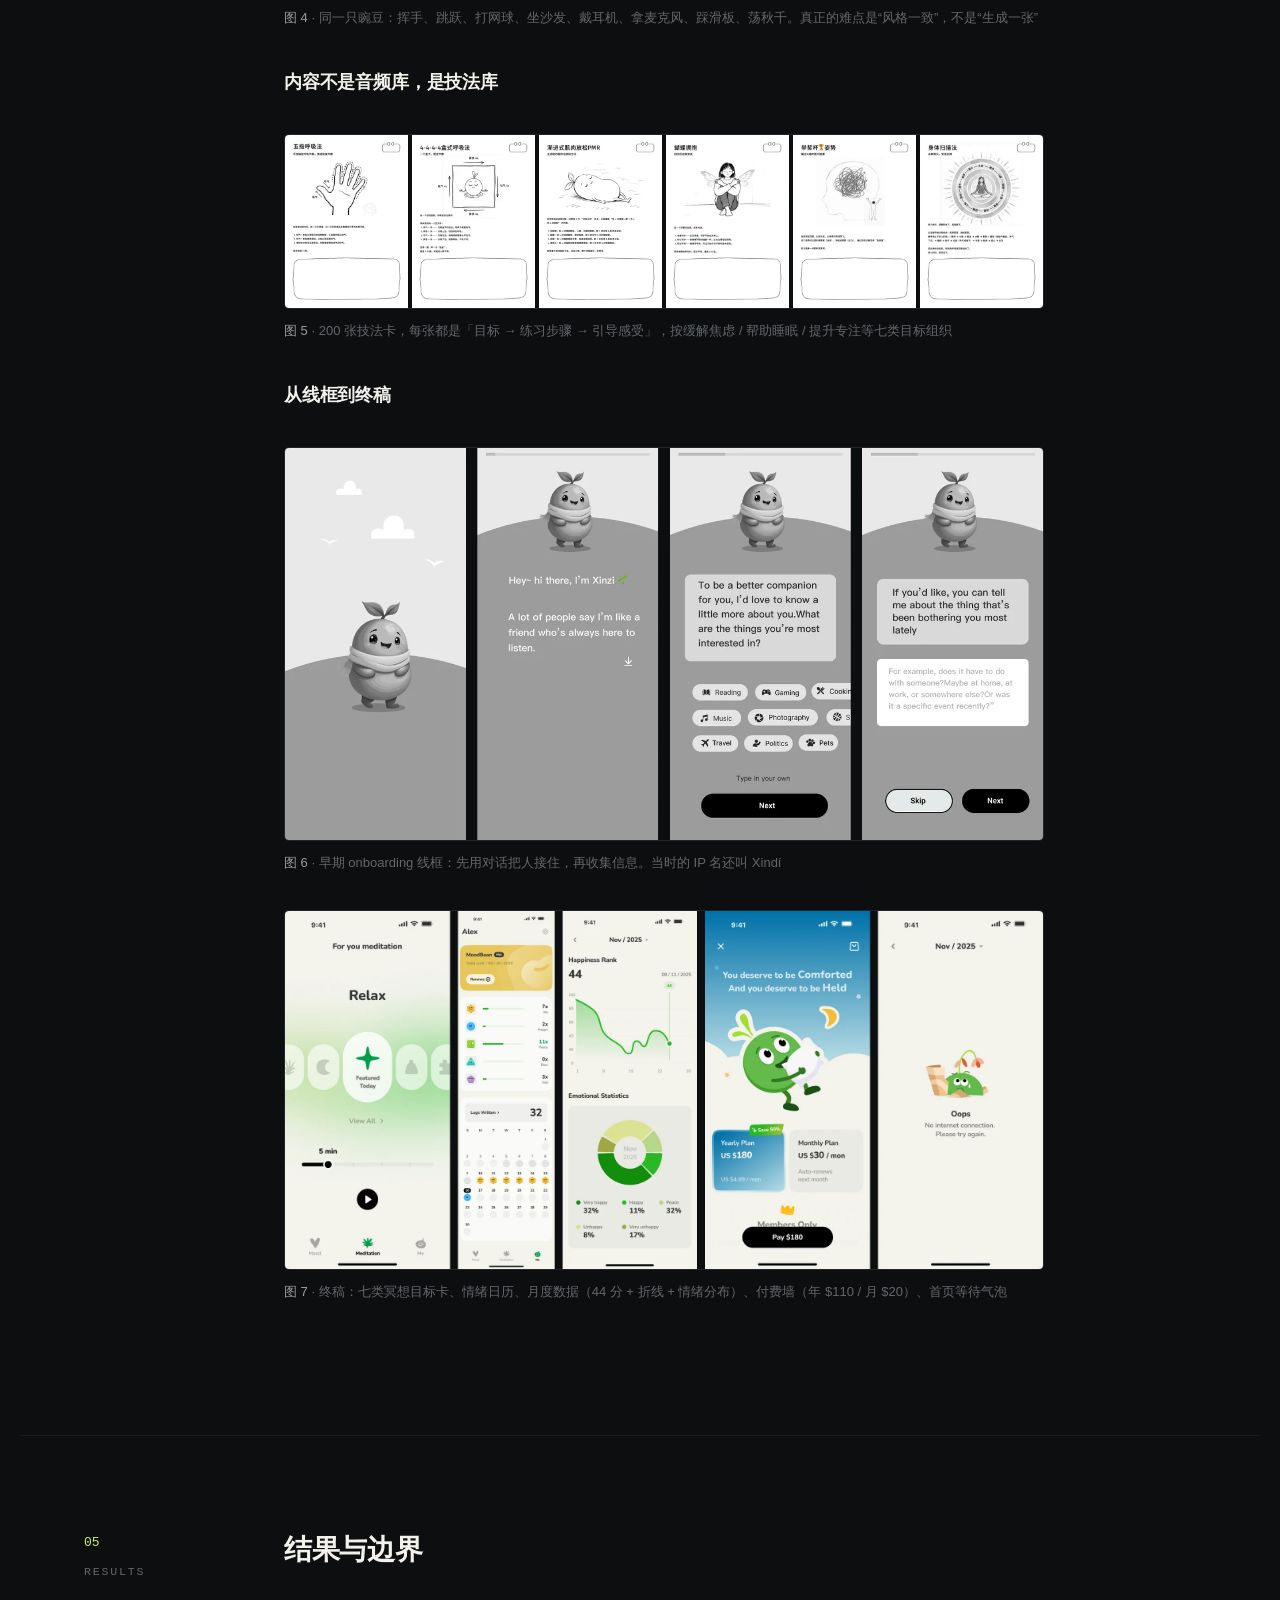
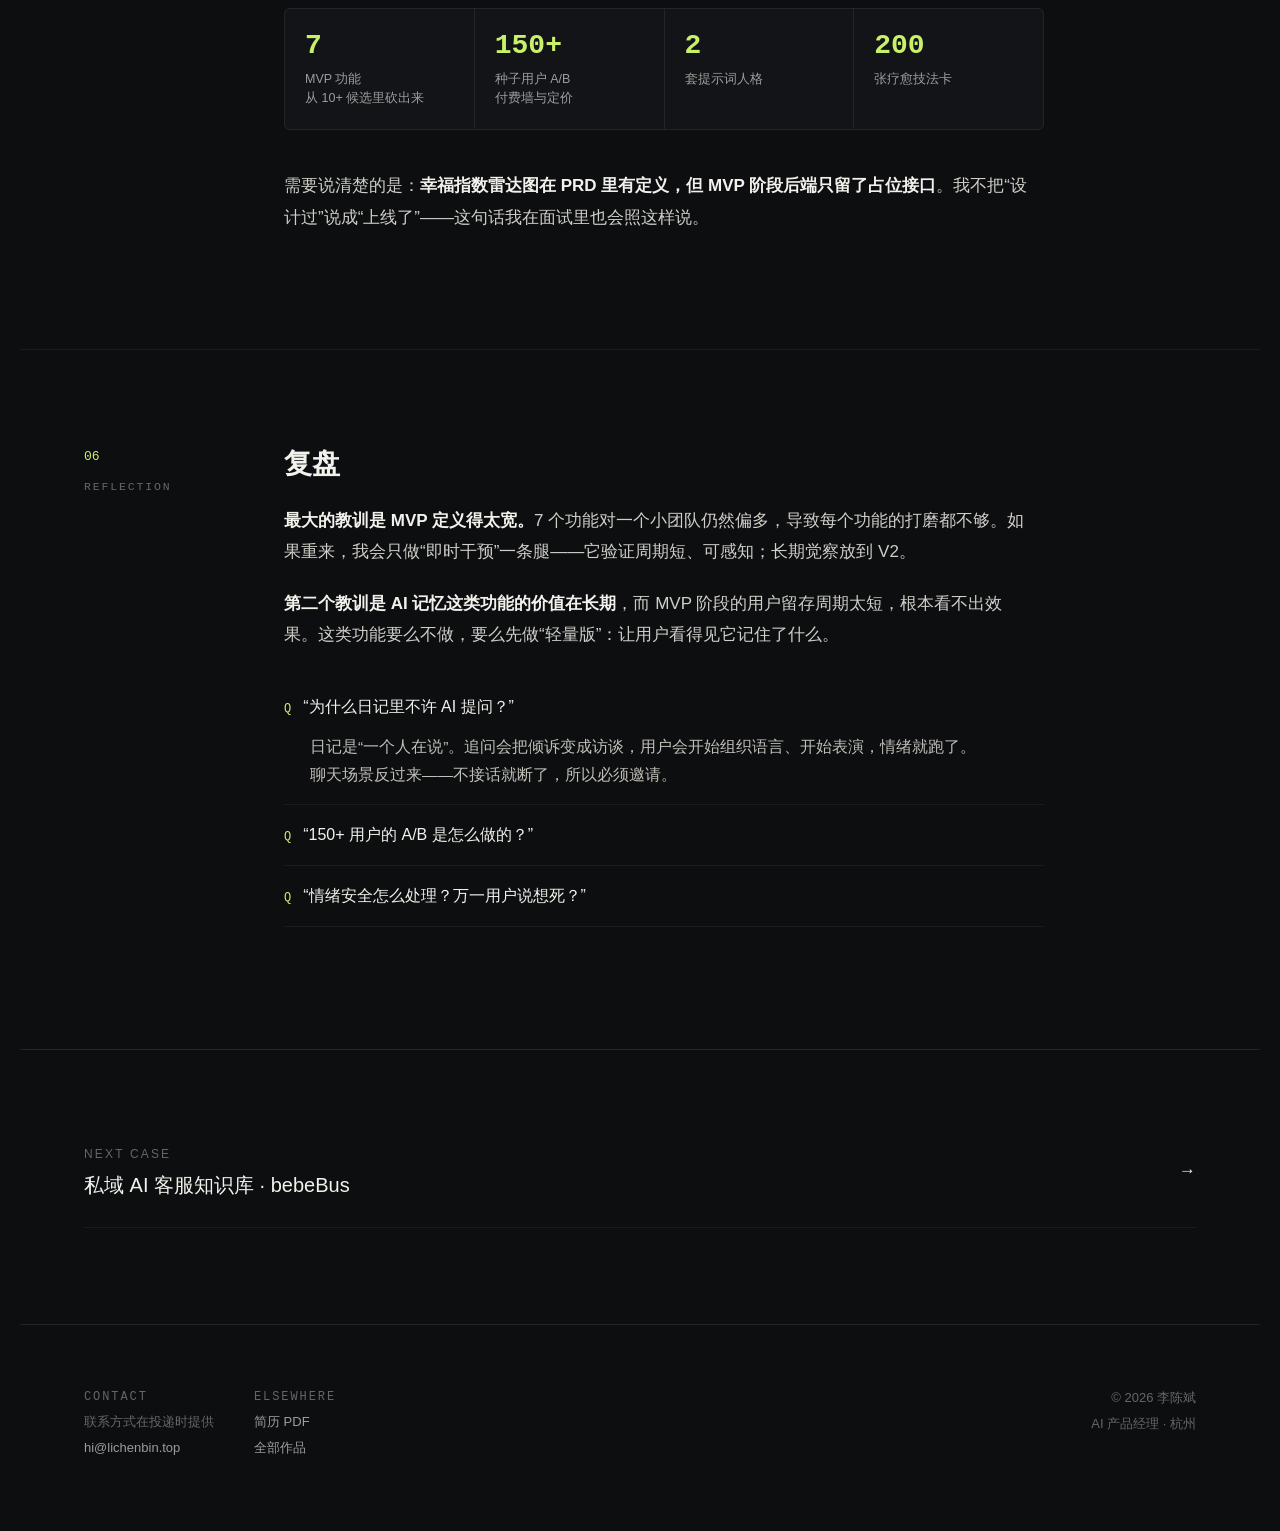
<file: work/moodbean.html>
<!DOCTYPE html>
<html lang="zh-CN">
<head>
<meta charset="UTF-8">
<meta name="viewport" content="width=device-width,initial-scale=1">
<title>MoodBean 情绪管理 App · 0 → 1 | 李陈斌</title>
<meta name="description" content="从用户研究到情绪链路设计：一套 IP 两套人格、标签即协议、能确定的事不交给模型。">
<link rel="stylesheet" href="../assets/style.css">
</head>
<body>

<nav class="nav">
  <a class="logo" href="../index.html">LC</a>
  <div class="menu">
    <a href="../index.html">Home | 主页</a>
    <a href="../work.html" class="on">Portfolio | 作品集</a>
    <a href="../about.html">About Us | 关于我</a>
  </div>
  <div class="right"><a href="../assets/resume.pdf" download>简历 PDF</a></div>
</nav>

<header class="p-hero">
  <div class="crumbs"><a href="../index.html">Home</a><span>/</span><a href="../work.html">Portfolio</a><span>/</span>MoodBean</div>
  <div class="eyebrow">Case 03 | 0 → 1 产品孵化 · 2025.08 — 2025.12</div>
  <h1>同一个角色，<br>在两种场景里得是两个人。</h1>
  <p class="claim">写完日记，AI 不该追问；开口聊天，AI 必须接话。这决定了提示词得有两套。</p>

  <dl class="p-meta">
    <div><dt>我的角色</dt><dd>产品（立项到上线）</dd></div>
    <div><dt>团队</dt><dd>产品 + 设计 + 研发</dd></div>
    <div><dt>调研</dt><dd>4 平台 · 6 个月讨论</dd></div>
    <div><dt>验证</dt><dd>150+ 种子用户 A/B</dd></div>
  </dl>
  <p style="margin:0 0 10px"><a class="cta" href="../demo/moodbean-flow.html" target="_blank"><i>↗</i>看情绪链路的交互演示</a></p>
</header>

<main>
  <div class="wrap" style="padding-bottom:16px">
    <figure class="rv">
      <img src="../assets/img/mb-posters.webp" alt="MoodBean 打卡海报：同一句金句、同一版式、六种 AI 画风">
      <figcaption><b>图 1</b> · 同一句金句、同一个版式，六种完全不同的 AI 生成画风——以前一个冥想场景要买图，现在是一条提示词</figcaption>
    </figure>
  </div>

  <section class="chapter">
    <div class="num">01<span>Context</span></div>
    <div class="content rv">
      <h2>背景：立项时只有一个方向</h2>
      <p>团队只知道要做“AI 情绪管理 App”，往下全是空白：服务谁、痛点是什么、做哪些功能、和已有的冥想 / AI 陪伴产品怎么区分。没有自己的用户，也没有测试用户。</p>
      <p>所以第一件事不是画原型，而是去用户已经在的地方看他们说什么。我抓了 Reddit、Twitter、Discord、Facebook 四个平台近 6 个月的讨论——选四个是为了避免样本偏差，选 6 个月是为了看周期性，而不是抓一个时间点的热点。</p>
      <div class="pull">从高频词里提炼出两句痛点：<br>情绪被牵着走 · 缺乏自我焦点。</div>
      <p>这两句话不只是洞察，它们直接决定了产品结构：<b>“情绪被牵着走”对应即时干预</b>（情绪选择、冥想生成、语音快记），<b>“缺乏自我焦点”对应长期觉察</b>（月度复盘、AI 记忆）。所以它不是冥想音频库，是两条腿走路。</p>
    </div>
  </section>

  <section class="chapter">
    <div class="num">02<span>Problem</span></div>
    <div class="content rv">
      <h2>问题：情绪产品的“假”在哪里</h2>
      <p>同类产品的通病是“像客服”：你说难过，它说“我理解你的感受，建议你试试深呼吸”。这句话没有错，但它没有接住任何东西——用户立刻知道对面是个模板。</p>
      <p>所以真正要解的不是“能不能生成一句安慰”，而是<b>这句话凭什么让人觉得被看见</b>。我的判断是三点：短、准、不结束。短到不像客服；准到点中具体那一件事；不结束，让情绪有地方待着。</p>
      <p>这三条最后变成了硬约束写进提示词：<b>≤60 字、1–2 句、不提问、不总结、不归因、不给建议</b>。</p>
    </div>
  </section>

  <section class="chapter">
    <div class="num">03<span>Decisions</span></div>
    <div class="content rv">
      <h2>四个设计判断</h2>
      <div class="opts">
        <div><b><i>01</i>能用规则就不用模型</b>
          <p>用户选了表情就直接落库；只有没选（mood=0）才调模型判 5 级，判不出来回落“不喜不悲”。不让用户卡在“AI 没懂我”。</p></div>
        <div><b><i>02</i>一个 IP，两套人格</b>
          <p>日记回响 60 字、不许提问；主动聊天 60–120 字、五段结构、可以邀请一次。因为“一个人说”和“两个人在说”是两件事。</p></div>
        <div><b><i>03</i>标签即协议</b>
          <p>回复结尾的 <span class="mono">&lt;Talk&gt; &lt;Meditation&gt;</span> 不是文字，是给前端的指令：变成两个疗愈入口按钮。</p></div>
      </div>
      <h3>第四个：时长是算出来的，不是让模型数的</h3>
      <p>用户选“10 分钟冥想”，模型写的内容可能只有 6 分钟。解法不是让它数数字，而是让它<b>在需要的地方打标签</b>：<span class="mono">&lt;break:3&gt;</span> 停 3 秒、<span class="mono">&lt;bowl:5&gt;</span> 五声颂钵（每声 27 秒）、<span class="mono">&lt;music:自然森林&gt;</span> 换 BGM，后端按标签把总时长加出来，再归到用户选的档位。</p>
      <figure>
        <img src="../assets/img/mb-flow3.webp" alt="标签协议演示：文本里的标签如何被解析成时间轴">
        <figcaption><b>图 2</b> · 左侧是模型输出（带标签），右侧是后端解析出的时间轴：朗读 520s + 停顿 12s + 颂钵 54s + 缓冲 5s = 9:51 → 10 分钟档</figcaption>
      </figure>
    </div>
  </section>

  <section class="chapter">
    <div class="num">04<span>Evidence</span></div>
    <div class="content rv">
      <h2>证据：两套人格、生成能力、内容深度</h2>
      <h3>同一句用户输入，两种回响</h3>
      <p>用户写：“今天提案被全盘否了，真的很崩溃。”（mood = 2 不开心）</p>
      <table class="t">
        <thead><tr><th>维度</th><th>写日记之后（mood）</th><th>主动聊天（talk）</th></tr></thead>
        <tbody>
          <tr><td>长度</td><td>≤60 字，1–2 句</td><td>60–120 字，1–3 段</td></tr>
          <tr><td>实际输出</td><td>“那一下来得太突然了。明明刚看到一点起色。”</td><td>“哎…这句话一听，我心口都替你揪了一下。被这样否定真的很难受……”</td></tr>
          <tr><td>提问</td><td><b>明确禁止</b></td><td>允许 1 个，必须轻柔开放</td></tr>
          <tr><td>结尾</td><td>挂 <span class="mono">&lt;Meditation&gt; &lt;Talk&gt;</span></td><td>纯对话，无标签</td></tr>
        </tbody>
      </table>
      <figure>
        <img src="../assets/img/mb-flow2.webp" alt="两套人格对照页">
        <figcaption><b>图 3</b> · 演示里的对照页：左边一张信纸，右边两种回响并排</figcaption>
      </figure>

      <h3>生成能力：一条提示词，79 张一致的动作图</h3>
      <figure>
        <img src="../assets/img/mb-beans.webp" alt="同一只豌豆的 8 种动作与场景">
        <figcaption><b>图 4</b> · 同一只豌豆：挥手、跳跃、打网球、坐沙发、戴耳机、拿麦克风、踩滑板、荡秋千。真正的难点是“风格一致”，不是“生成一张”</figcaption>
      </figure>

      <h3>内容不是音频库，是技法库</h3>
      <figure>
        <img src="../assets/img/mb-tech.webp" alt="疗愈技法卡片：五指呼吸、盒式呼吸、PMR 等">
        <figcaption><b>图 5</b> · 200 张技法卡，每张都是「目标 → 练习步骤 → 引导感受」，按缓解焦虑 / 帮助睡眠 / 提升专注等七类目标组织</figcaption>
      </figure>

      <h3>从线框到终稿</h3>
      <figure>
        <img src="../assets/img/mb-wire.webp" alt="早期 onboarding 线框">
        <figcaption><b>图 6</b> · 早期 onboarding 线框：先用对话把人接住，再收集信息。当时的 IP 名还叫 Xindí</figcaption>
      </figure>
      <figure>
        <img src="../assets/img/mb-ui.webp" alt="MoodBean 终稿界面：目标卡、情绪日历、月度数据、付费墙、首页等待">
        <figcaption><b>图 7</b> · 终稿：七类冥想目标卡、情绪日历、月度数据（44 分 + 折线 + 情绪分布）、付费墙（年 $110 / 月 $20）、首页等待气泡</figcaption>
      </figure>
    </div>
  </section>

  <section class="chapter">
    <div class="num">05<span>Results</span></div>
    <div class="content rv">
      <h2>结果与边界</h2>
      <div class="kpi">
        <div><b>7</b><span>MVP 功能<br>从 10+ 候选里砍出来</span></div>
        <div><b>150+</b><span>种子用户 A/B<br>付费墙与定价</span></div>
        <div><b>2</b><span>套提示词人格</span></div>
        <div><b>200</b><span>张疗愈技法卡</span></div>
      </div>
      <p>需要说清楚的是：<b>幸福指数雷达图在 PRD 里有定义，但 MVP 阶段后端只留了占位接口</b>。我不把“设计过”说成“上线了”——这句话我在面试里也会照这样说。</p>
    </div>
  </section>

  <section class="chapter">
    <div class="num">06<span>Reflection</span></div>
    <div class="content rv">
      <h2>复盘</h2>
      <p><b>最大的教训是 MVP 定义得太宽。</b>7 个功能对一个小团队仍然偏多，导致每个功能的打磨都不够。如果重来，我会只做“即时干预”一条腿——它验证周期短、可感知；长期觉察放到 V2。</p>
      <p><b>第二个教训是 AI 记忆这类功能的价值在长期</b>，而 MVP 阶段的用户留存周期太短，根本看不出效果。这类功能要么不做，要么先做“轻量版”：让用户看得见它记住了什么。</p>
      <div class="qa">
        <details open><summary>“为什么日记里不许 AI 提问？”</summary>
          <p>日记是“一个人在说”。追问会把倾诉变成访谈，用户会开始组织语言、开始表演，情绪就跑了。聊天场景反过来——不接话就断了，所以必须邀请。</p>
        </details>
        <details><summary>“150+ 用户的 A/B 是怎么做的？”</summary>
          <p>把同一场景下两个模型生成的内容给用户盲选并打分，同时记录调用成本。结论是“质量达标前提下选便宜的”，而不是选最聪明的——免费用户也会消耗调用。</p>
        </details>
        <details><summary>“情绪安全怎么处理？万一用户说想死？”</summary>
          <p>提示词里明确禁止提供医疗、心理、药物建议；产品定位是轻度到中度情绪陪伴，不做治疗承诺。这一条在 PRD 里写成红线，也是我坚持不放宽的地方。</p>
        </details>
      </div>
    </div>
  </section>
</main>

<div class="nextproj">
  <a href="youzan.html"><div><small>Next Case</small><br><b>私域 AI 客服知识库 · bebeBus</b></div><span>→</span></a>
</div>

<footer class="foot">
  <div class="col"><div class="mono" style="color:var(--mute);font-size:12px;letter-spacing:.16em">CONTACT</div>
    联系方式在投递时提供<br><a href="mailto:hi@lichenbin.top">hi@lichenbin.top</a></div>
  <div class="col"><div class="mono" style="color:var(--mute);font-size:12px;letter-spacing:.16em">ELSEWHERE</div>
    <a href="../assets/resume.pdf" download>简历 PDF</a><br><a href="../work.html">全部作品</a></div>
  <div class="sp"></div>
  <div class="col" style="text-align:right">© <span data-year>2026</span> 李陈斌<br>AI 产品经理 · 杭州</div>
</footer>

<script src="../assets/app.js"></script>
</body>
</html>
</file>
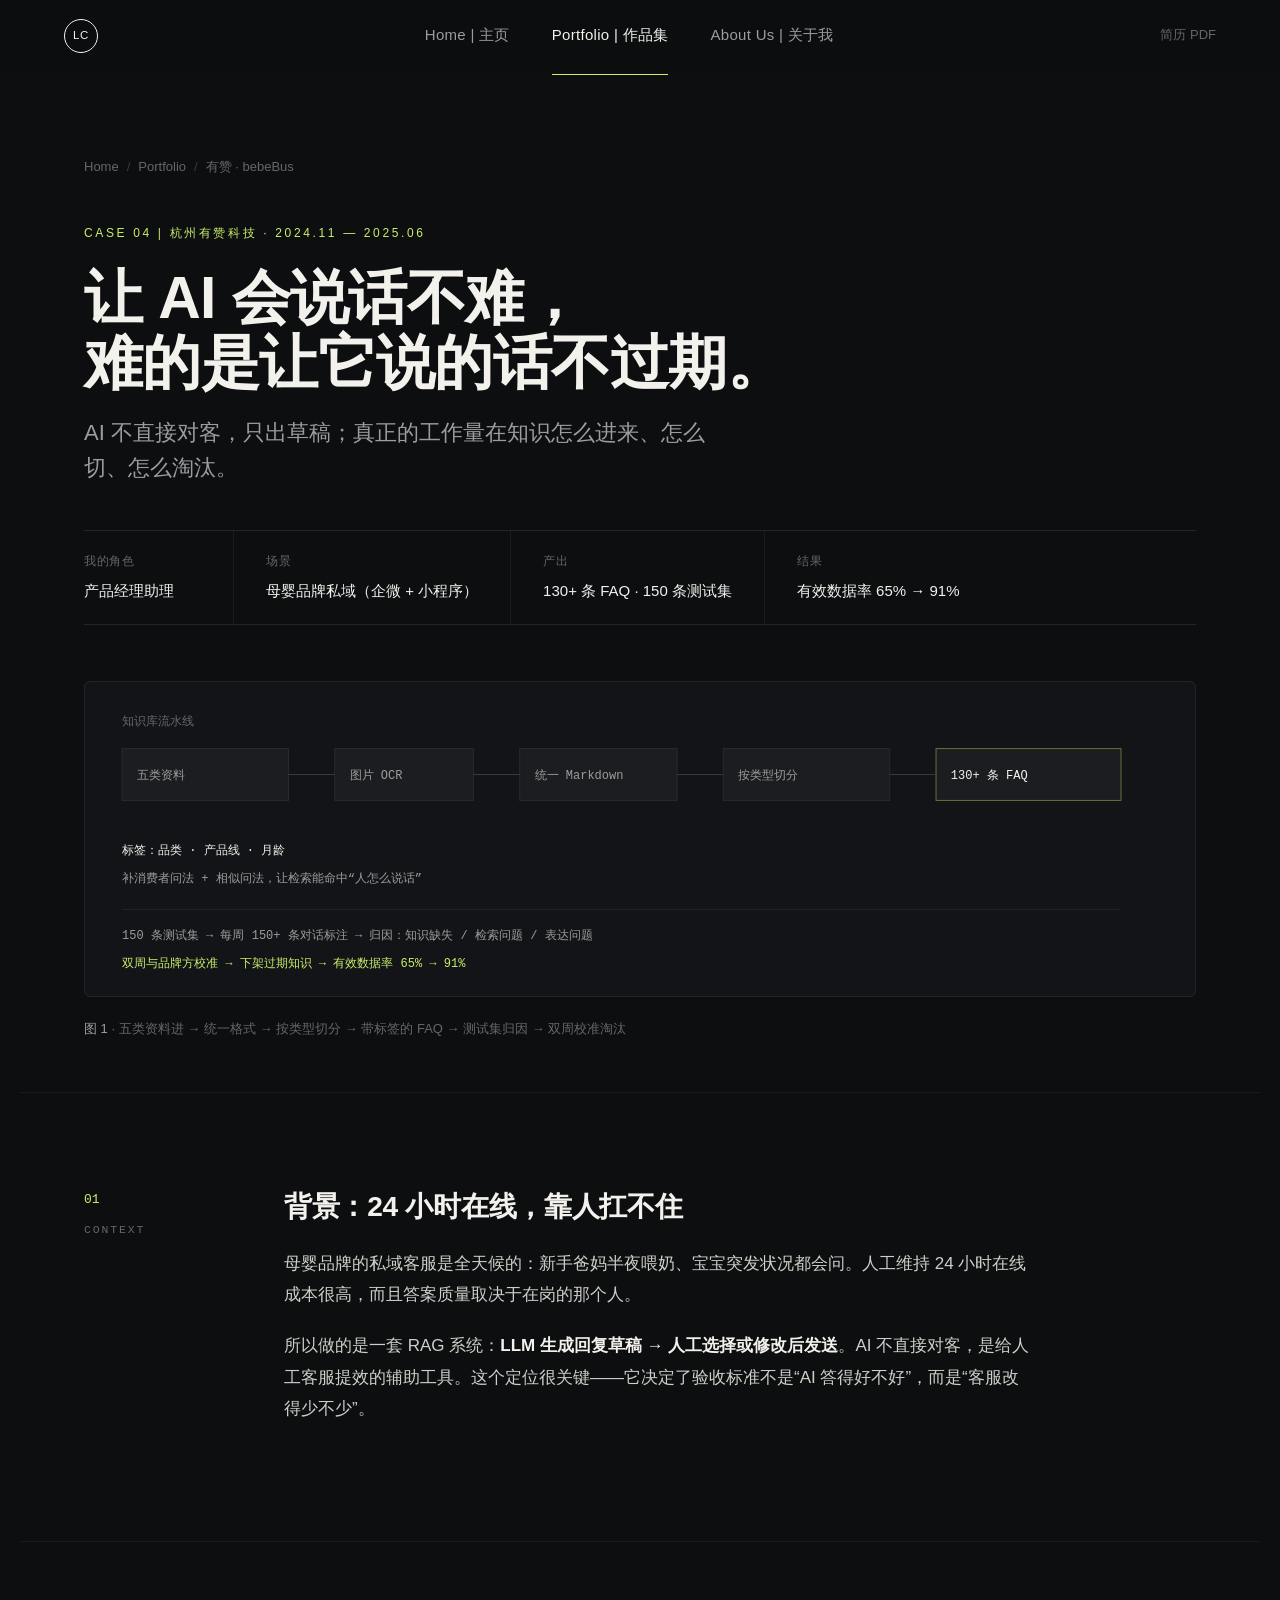
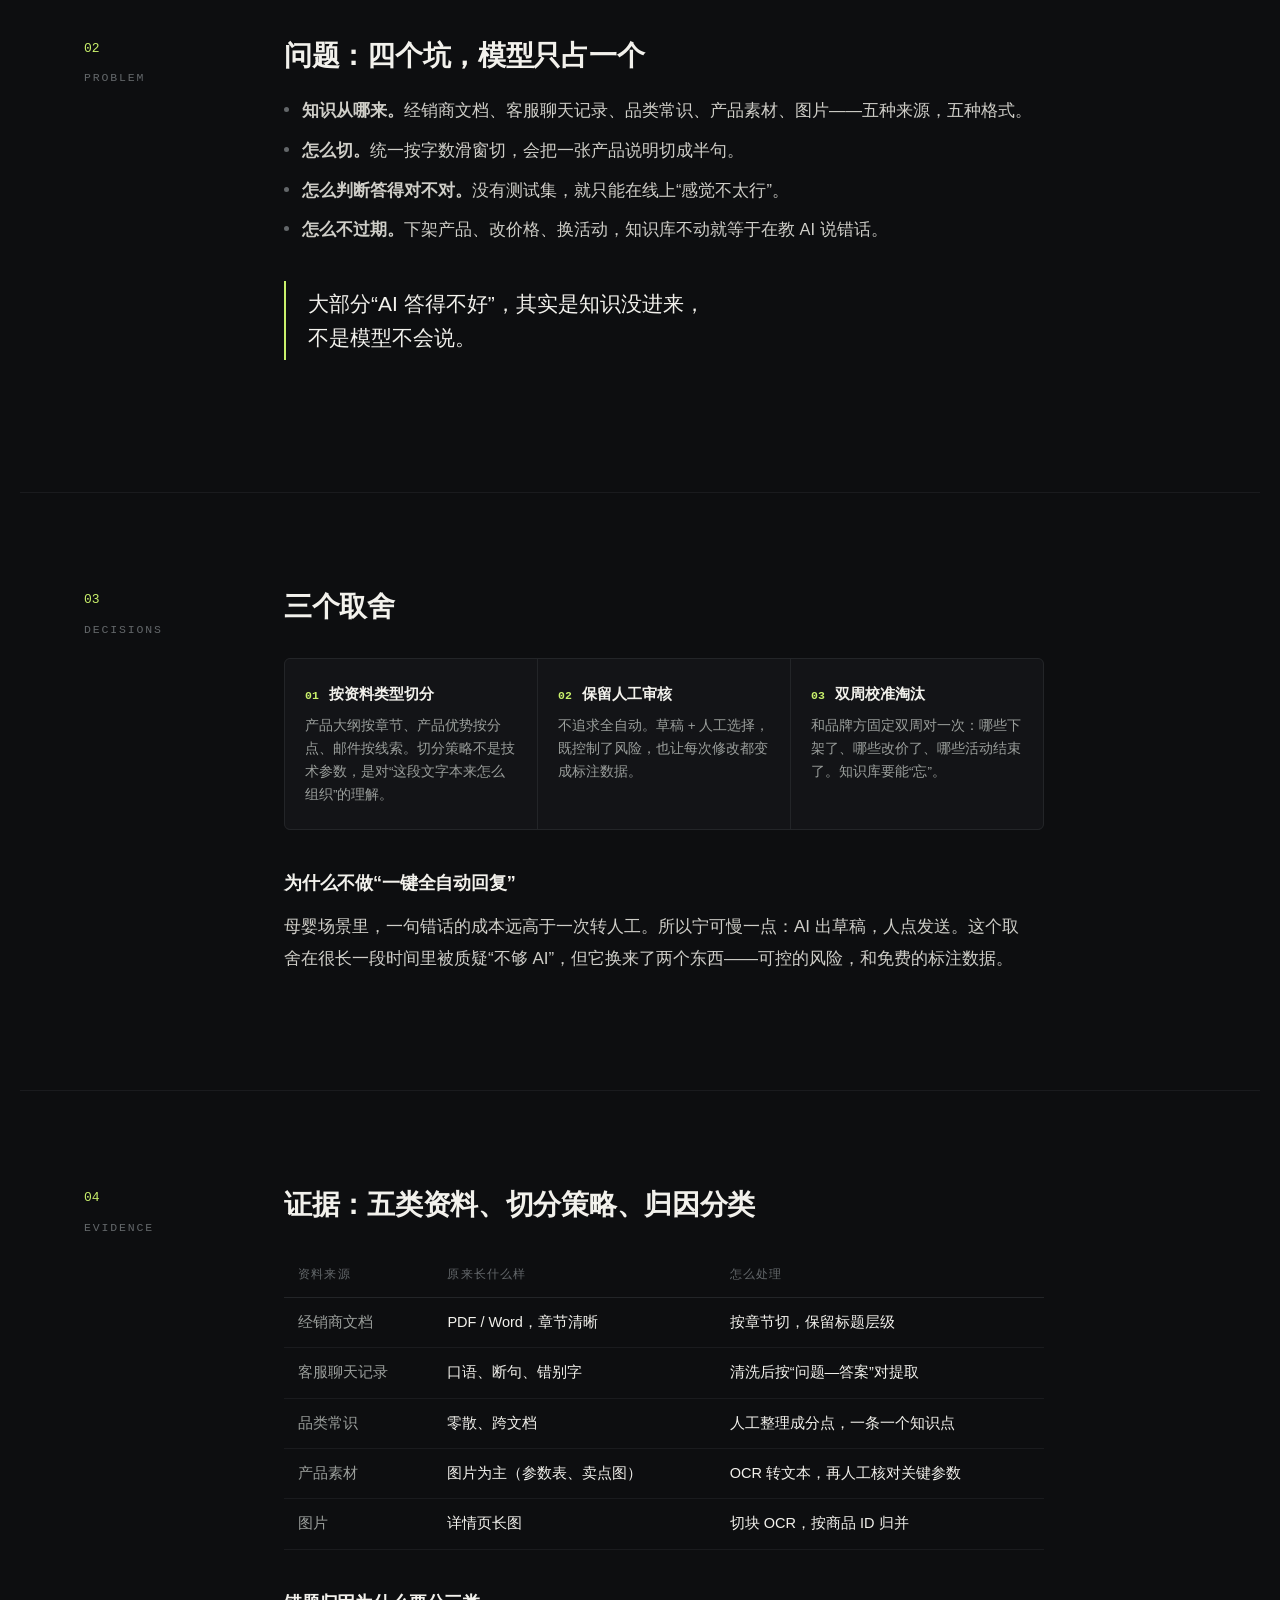
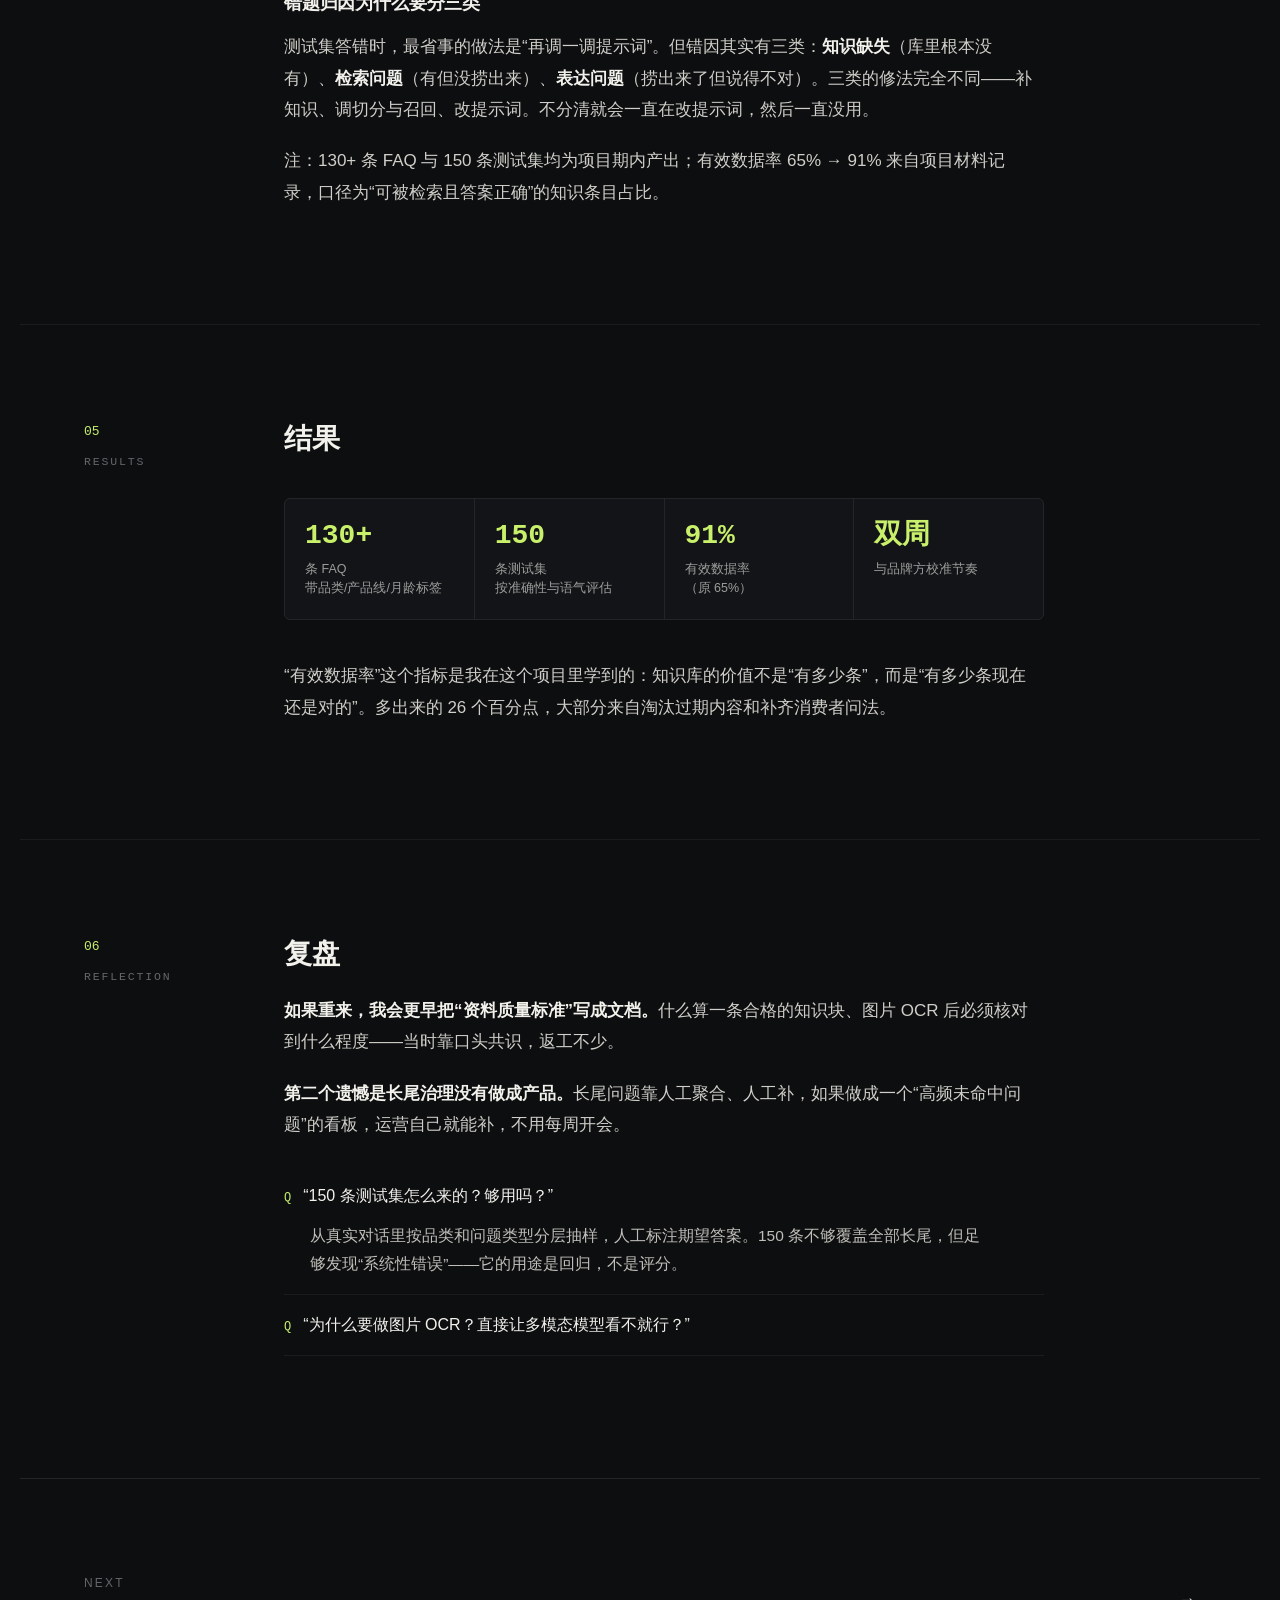
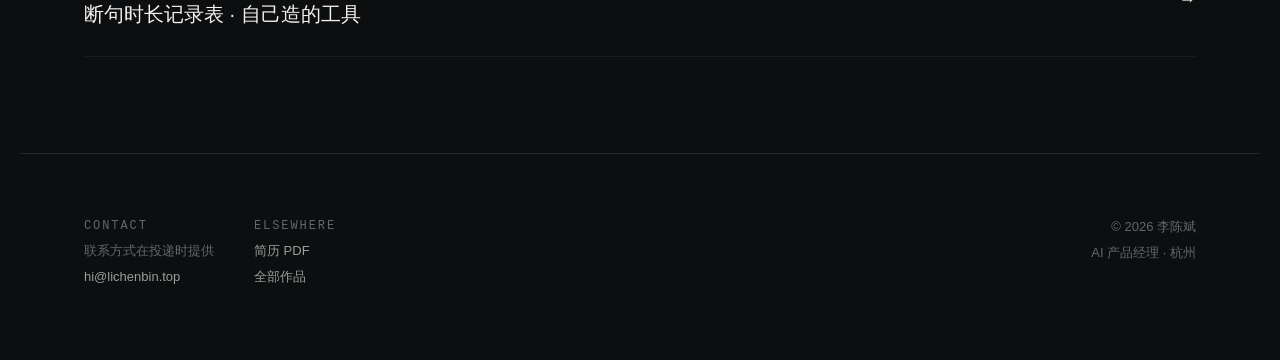
<file: work/youzan.html>
<!DOCTYPE html>
<html lang="zh-CN">
<head>
<meta charset="UTF-8">
<meta name="viewport" content="width=device-width,initial-scale=1">
<title>私域 AI 客服知识库 · bebeBus | 李陈斌</title>
<meta name="description" content="AI 不直接对客，只出草稿；真正难的是让知识不过期——知识治理、测试集归因、长尾闭环。">
<link rel="stylesheet" href="../assets/style.css">
</head>
<body>

<nav class="nav">
  <a class="logo" href="../index.html">LC</a>
  <div class="menu">
    <a href="../index.html">Home | 主页</a>
    <a href="../work.html" class="on">Portfolio | 作品集</a>
    <a href="../about.html">About Us | 关于我</a>
  </div>
  <div class="right"><a href="../assets/resume.pdf" download>简历 PDF</a></div>
</nav>

<header class="p-hero">
  <div class="crumbs"><a href="../index.html">Home</a><span>/</span><a href="../work.html">Portfolio</a><span>/</span>有赞 · bebeBus</div>
  <div class="eyebrow">Case 04 | 杭州有赞科技 · 2024.11 — 2025.06</div>
  <h1>让 AI 会说话不难，<br>难的是让它说的话不过期。</h1>
  <p class="claim">AI 不直接对客，只出草稿；真正的工作量在知识怎么进来、怎么切、怎么淘汰。</p>

  <dl class="p-meta">
    <div><dt>我的角色</dt><dd>产品经理助理</dd></div>
    <div><dt>场景</dt><dd>母婴品牌私域（企微 + 小程序）</dd></div>
    <div><dt>产出</dt><dd>130+ 条 FAQ · 150 条测试集</dd></div>
    <div><dt>结果</dt><dd>有效数据率 65% → 91%</dd></div>
  </dl>
</header>

<main>
  <div class="wrap" style="padding-bottom:16px">
    <figure class="rv">
      <svg viewBox="0 0 1200 340" width="100%" style="border:1px solid var(--line);border-radius:6px;background:#131417" xmlns="http://www.w3.org/2000/svg">
        <g font-family="monospace" font-size="13">
          <text x="40" y="46" fill="#63676A">知识库流水线</text>
          <g fill="#9A9E9B">
            <rect x="40" y="72" width="180" height="56" fill="#1B1D20" stroke="#2A2C30"/><text x="56" y="105">五类资料</text>
            <rect x="270" y="72" width="150" height="56" fill="#1B1D20" stroke="#2A2C30"/><text x="286" y="105">图片 OCR</text>
            <rect x="470" y="72" width="170" height="56" fill="#1B1D20" stroke="#2A2C30"/><text x="486" y="105">统一 Markdown</text>
            <rect x="690" y="72" width="180" height="56" fill="#1B1D20" stroke="#2A2C30"/><text x="706" y="105">按类型切分</text>
            <rect x="920" y="72" width="200" height="56" fill="#1B1D20" stroke="#C9F06B" stroke-opacity=".45"/><text x="936" y="105" fill="#F2F1EC">130+ 条 FAQ</text>
          </g>
          <g stroke="#3A3D40"><line x1="220" y1="100" x2="270" y2="100"/><line x1="420" y1="100" x2="470" y2="100"/>
            <line x1="640" y1="100" x2="690" y2="100"/><line x1="870" y1="100" x2="920" y2="100"/></g>

          <text x="40" y="186" fill="#F2F1EC">标签：品类 · 产品线 · 月龄</text>
          <text x="40" y="216" fill="#9A9E9B">补消费者问法 + 相似问法，让检索能命中“人怎么说话”</text>

          <line x1="40" y1="246" x2="1120" y2="246" stroke="#232528"/>
          <text x="40" y="278" fill="#9A9E9B">150 条测试集 → 每周 150+ 条对话标注 → 归因：知识缺失 / 检索问题 / 表达问题</text>
          <text x="40" y="308" fill="#C9F06B">双周与品牌方校准 → 下架过期知识 → 有效数据率 65% → 91%</text>
        </g>
      </svg>
      <figcaption><b>图 1</b> · 五类资料进 → 统一格式 → 按类型切分 → 带标签的 FAQ → 测试集归因 → 双周校准淘汰</figcaption>
    </figure>
  </div>

  <section class="chapter">
    <div class="num">01<span>Context</span></div>
    <div class="content rv">
      <h2>背景：24 小时在线，靠人扛不住</h2>
      <p>母婴品牌的私域客服是全天候的：新手爸妈半夜喂奶、宝宝突发状况都会问。人工维持 24 小时在线成本很高，而且答案质量取决于在岗的那个人。</p>
      <p>所以做的是一套 RAG 系统：<b>LLM 生成回复草稿 → 人工选择或修改后发送</b>。AI 不直接对客，是给人工客服提效的辅助工具。这个定位很关键——它决定了验收标准不是“AI 答得好不好”，而是“客服改得少不少”。</p>
    </div>
  </section>

  <section class="chapter">
    <div class="num">02<span>Problem</span></div>
    <div class="content rv">
      <h2>问题：四个坑，模型只占一个</h2>
      <ul>
        <li><b>知识从哪来。</b>经销商文档、客服聊天记录、品类常识、产品素材、图片——五种来源，五种格式。</li>
        <li><b>怎么切。</b>统一按字数滑窗切，会把一张产品说明切成半句。</li>
        <li><b>怎么判断答得对不对。</b>没有测试集，就只能在线上“感觉不太行”。</li>
        <li><b>怎么不过期。</b>下架产品、改价格、换活动，知识库不动就等于在教 AI 说错话。</li>
      </ul>
      <div class="pull">大部分“AI 答得不好”，其实是知识没进来，<br>不是模型不会说。</div>
    </div>
  </section>

  <section class="chapter">
    <div class="num">03<span>Decisions</span></div>
    <div class="content rv">
      <h2>三个取舍</h2>
      <div class="opts">
        <div><b><i>01</i>按资料类型切分</b>
          <p>产品大纲按章节、产品优势按分点、邮件按线索。切分策略不是技术参数，是对“这段文字本来怎么组织”的理解。</p></div>
        <div><b><i>02</i>保留人工审核</b>
          <p>不追求全自动。草稿 + 人工选择，既控制了风险，也让每次修改都变成标注数据。</p></div>
        <div><b><i>03</i>双周校准淘汰</b>
          <p>和品牌方固定双周对一次：哪些下架了、哪些改价了、哪些活动结束了。知识库要能“忘”。</p></div>
      </div>
      <h3>为什么不做“一键全自动回复”</h3>
      <p>母婴场景里，一句错话的成本远高于一次转人工。所以宁可慢一点：AI 出草稿，人点发送。这个取舍在很长一段时间里被质疑“不够 AI”，但它换来了两个东西——可控的风险，和免费的标注数据。</p>
    </div>
  </section>

  <section class="chapter">
    <div class="num">04<span>Evidence</span></div>
    <div class="content rv">
      <h2>证据：五类资料、切分策略、归因分类</h2>
      <table class="t">
        <thead><tr><th>资料来源</th><th>原来长什么样</th><th>怎么处理</th></tr></thead>
        <tbody>
          <tr><td>经销商文档</td><td>PDF / Word，章节清晰</td><td>按章节切，保留标题层级</td></tr>
          <tr><td>客服聊天记录</td><td>口语、断句、错别字</td><td>清洗后按“问题—答案”对提取</td></tr>
          <tr><td>品类常识</td><td>零散、跨文档</td><td>人工整理成分点，一条一个知识点</td></tr>
          <tr><td>产品素材</td><td>图片为主（参数表、卖点图）</td><td>OCR 转文本，再人工核对关键参数</td></tr>
          <tr><td>图片</td><td>详情页长图</td><td>切块 OCR，按商品 ID 归并</td></tr>
        </tbody>
      </table>
      <h3>错题归因为什么要分三类</h3>
      <p>测试集答错时，最省事的做法是“再调一调提示词”。但错因其实有三类：<b>知识缺失</b>（库里根本没有）、<b>检索问题</b>（有但没捞出来）、<b>表达问题</b>（捞出来了但说得不对）。三类的修法完全不同——补知识、调切分与召回、改提示词。不分清就会一直在改提示词，然后一直没用。</p>
      <p class="cap">注：130+ 条 FAQ 与 150 条测试集均为项目期内产出；有效数据率 65% → 91% 来自项目材料记录，口径为“可被检索且答案正确”的知识条目占比。</p>
    </div>
  </section>

  <section class="chapter">
    <div class="num">05<span>Results</span></div>
    <div class="content rv">
      <h2>结果</h2>
      <div class="kpi">
        <div><b>130+</b><span>条 FAQ<br>带品类/产品线/月龄标签</span></div>
        <div><b>150</b><span>条测试集<br>按准确性与语气评估</span></div>
        <div><b>91%</b><span>有效数据率<br>（原 65%）</span></div>
        <div><b>双周</b><span>与品牌方校准节奏</span></div>
      </div>
      <p>“有效数据率”这个指标是我在这个项目里学到的：知识库的价值不是“有多少条”，而是“有多少条现在还是对的”。多出来的 26 个百分点，大部分来自淘汰过期内容和补齐消费者问法。</p>
    </div>
  </section>

  <section class="chapter">
    <div class="num">06<span>Reflection</span></div>
    <div class="content rv">
      <h2>复盘</h2>
      <p><b>如果重来，我会更早把“资料质量标准”写成文档。</b>什么算一条合格的知识块、图片 OCR 后必须核对到什么程度——当时靠口头共识，返工不少。</p>
      <p><b>第二个遗憾是长尾治理没有做成产品。</b>长尾问题靠人工聚合、人工补，如果做成一个“高频未命中问题”的看板，运营自己就能补，不用每周开会。</p>
      <div class="qa">
        <details open><summary>“150 条测试集怎么来的？够用吗？”</summary>
          <p>从真实对话里按品类和问题类型分层抽样，人工标注期望答案。150 条不够覆盖全部长尾，但足够发现“系统性错误”——它的用途是回归，不是评分。</p>
        </details>
        <details><summary>“为什么要做图片 OCR？直接让多模态模型看不就行？”</summary>
          <p>当时的链路是纯文本检索，图片进不了索引。OCR 是为了让参数表、卖点图这类“只在图片里”的信息可被检索到；关键参数仍然人工核对，因为 OCR 认错一个数字就是事故。</p>
        </details>
      </div>
    </div>
  </section>
</main>

<div class="nextproj">
  <a href="logtool.html"><div><small>Next</small><br><b>断句时长记录表 · 自己造的工具</b></div><span>→</span></a>
</div>

<footer class="foot">
  <div class="col"><div class="mono" style="color:var(--mute);font-size:12px;letter-spacing:.16em">CONTACT</div>
    联系方式在投递时提供<br><a href="mailto:hi@lichenbin.top">hi@lichenbin.top</a></div>
  <div class="col"><div class="mono" style="color:var(--mute);font-size:12px;letter-spacing:.16em">ELSEWHERE</div>
    <a href="../assets/resume.pdf" download>简历 PDF</a><br><a href="../work.html">全部作品</a></div>
  <div class="sp"></div>
  <div class="col" style="text-align:right">© <span data-year>2026</span> 李陈斌<br>AI 产品经理 · 杭州</div>
</footer>

<script src="../assets/app.js"></script>
</body>
</html>
</file>
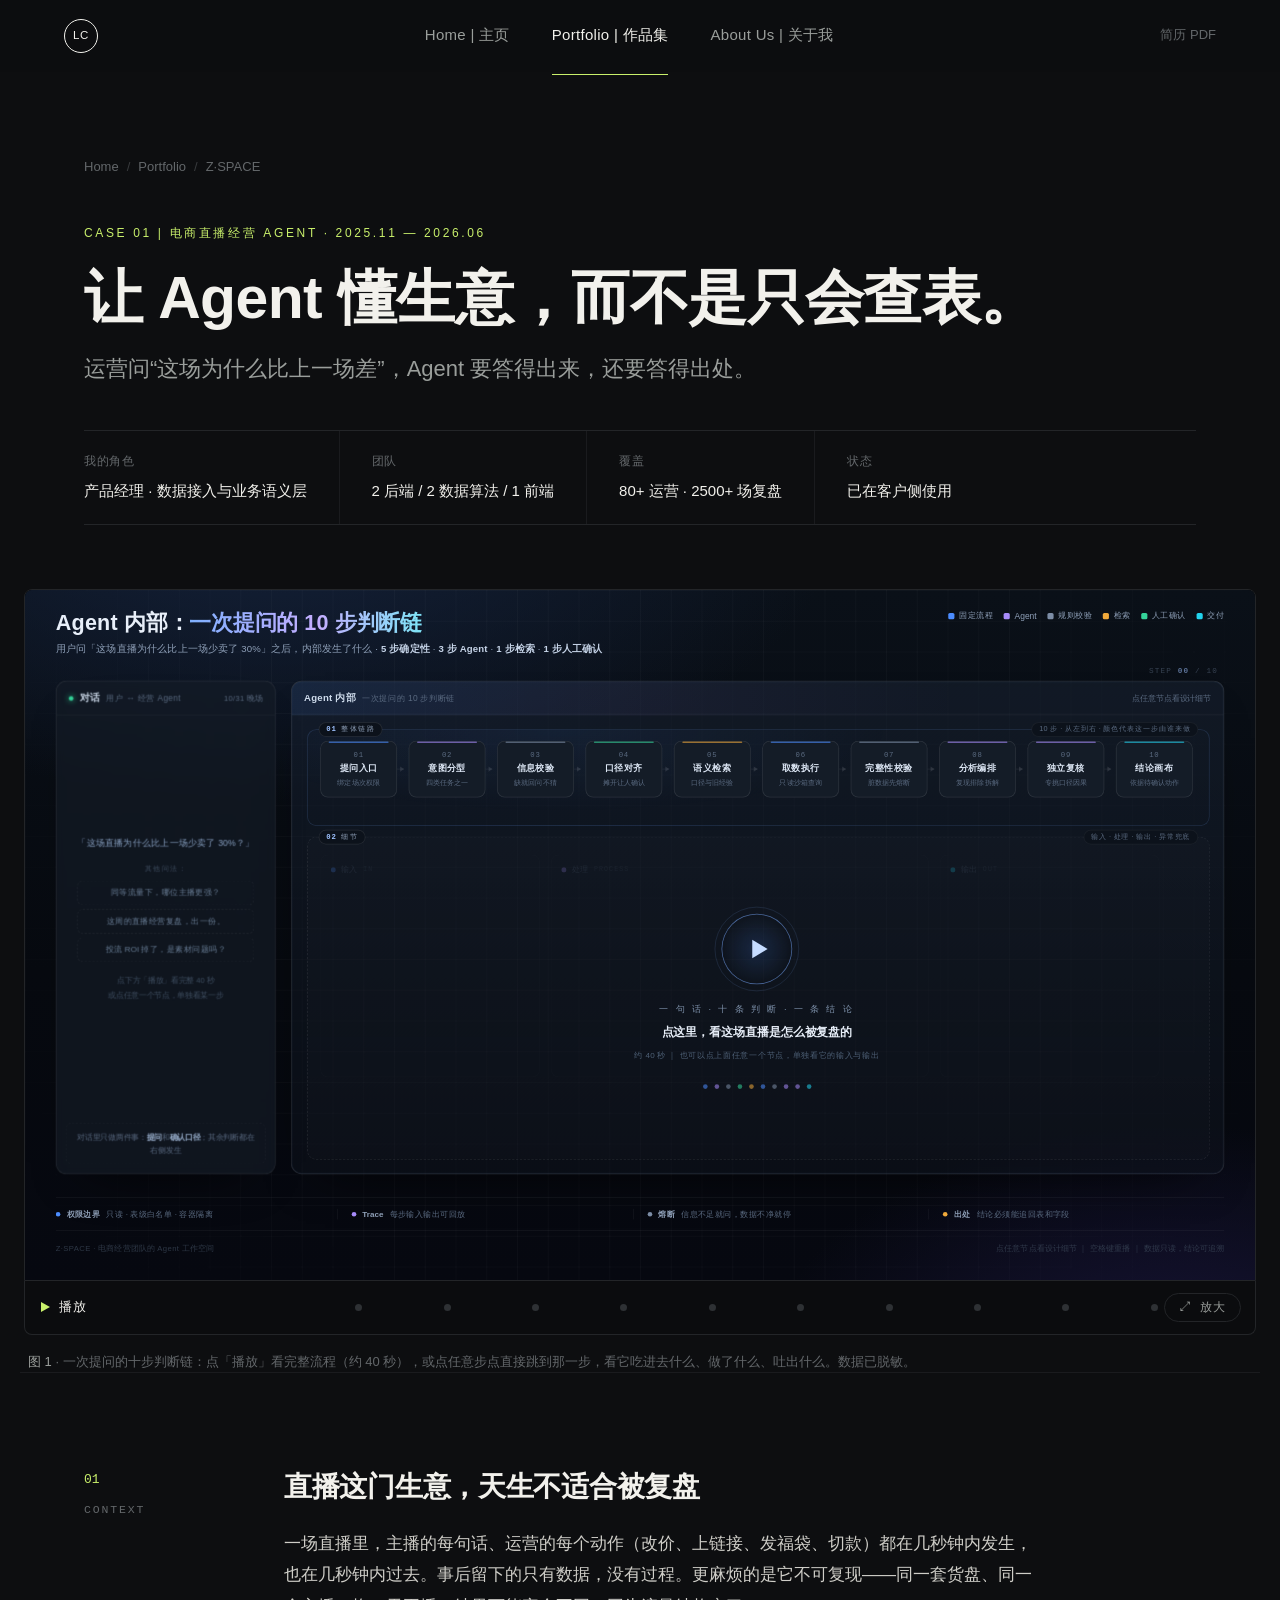
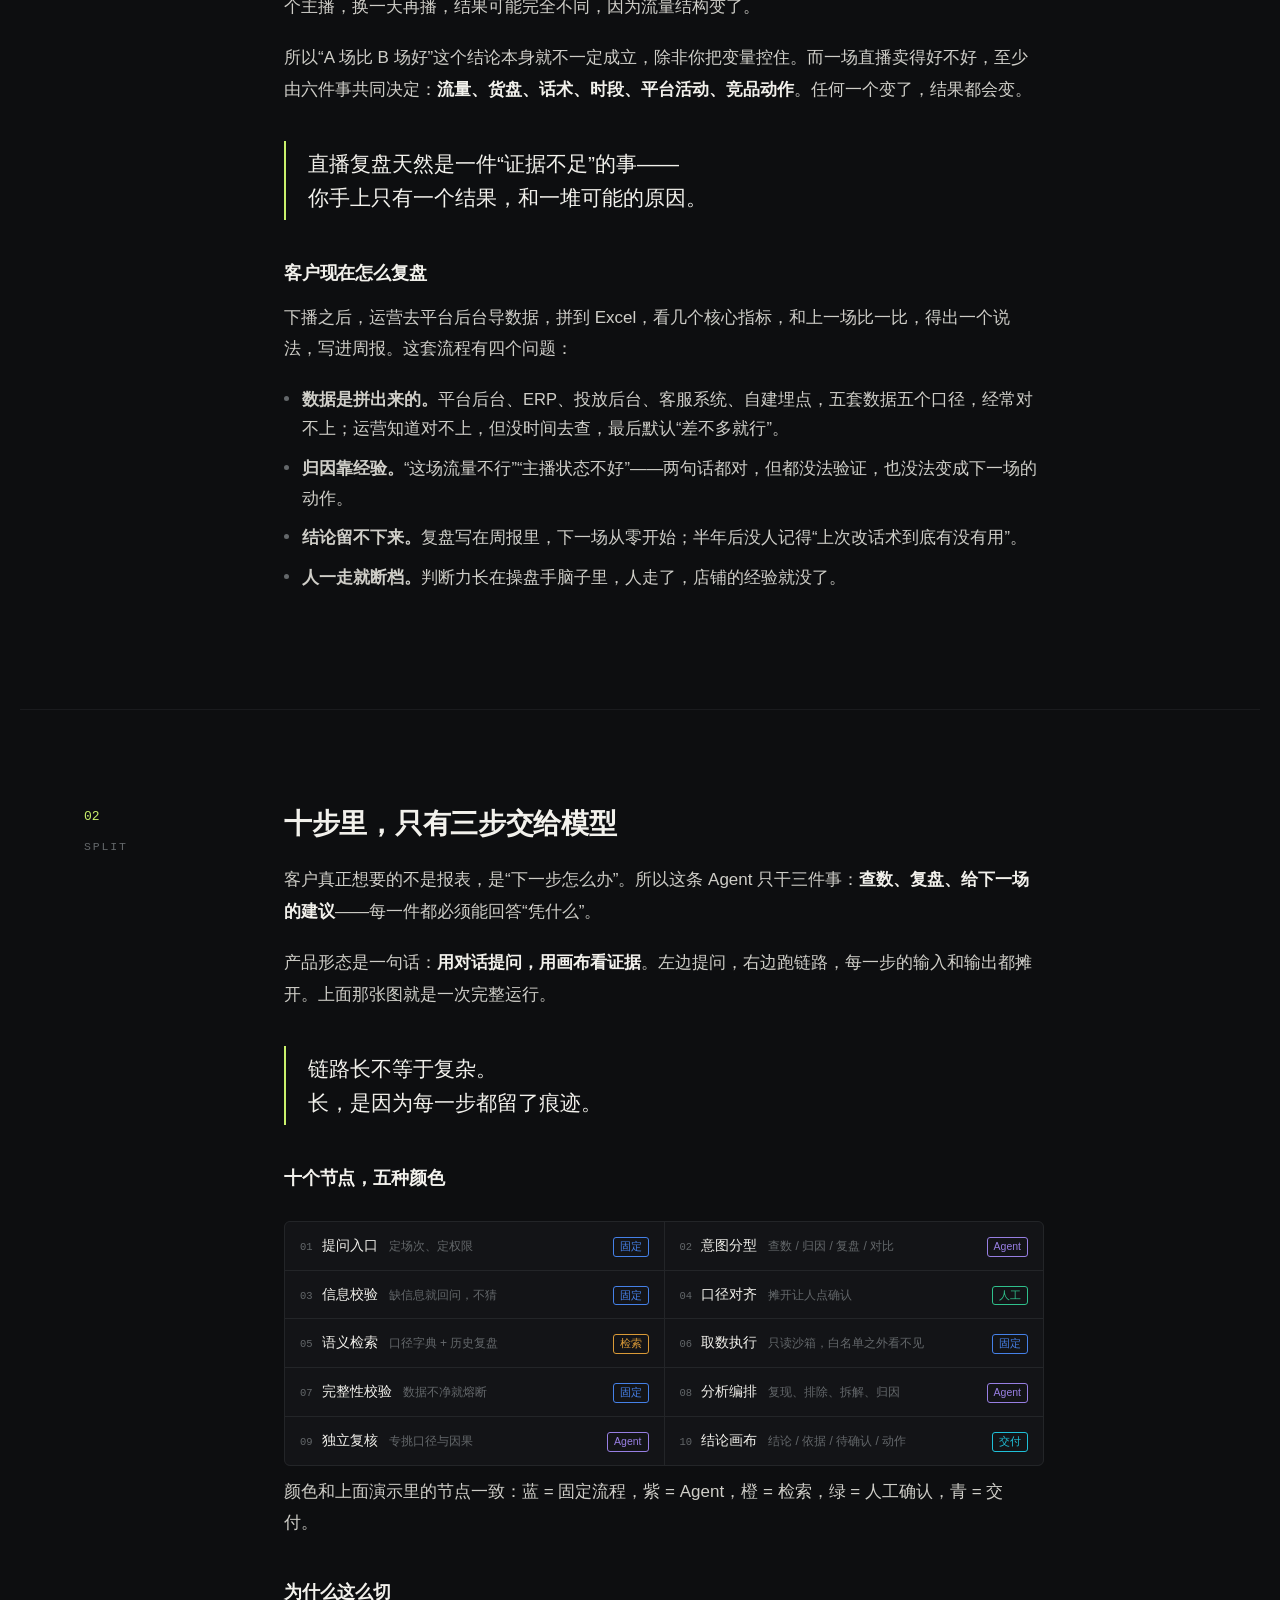
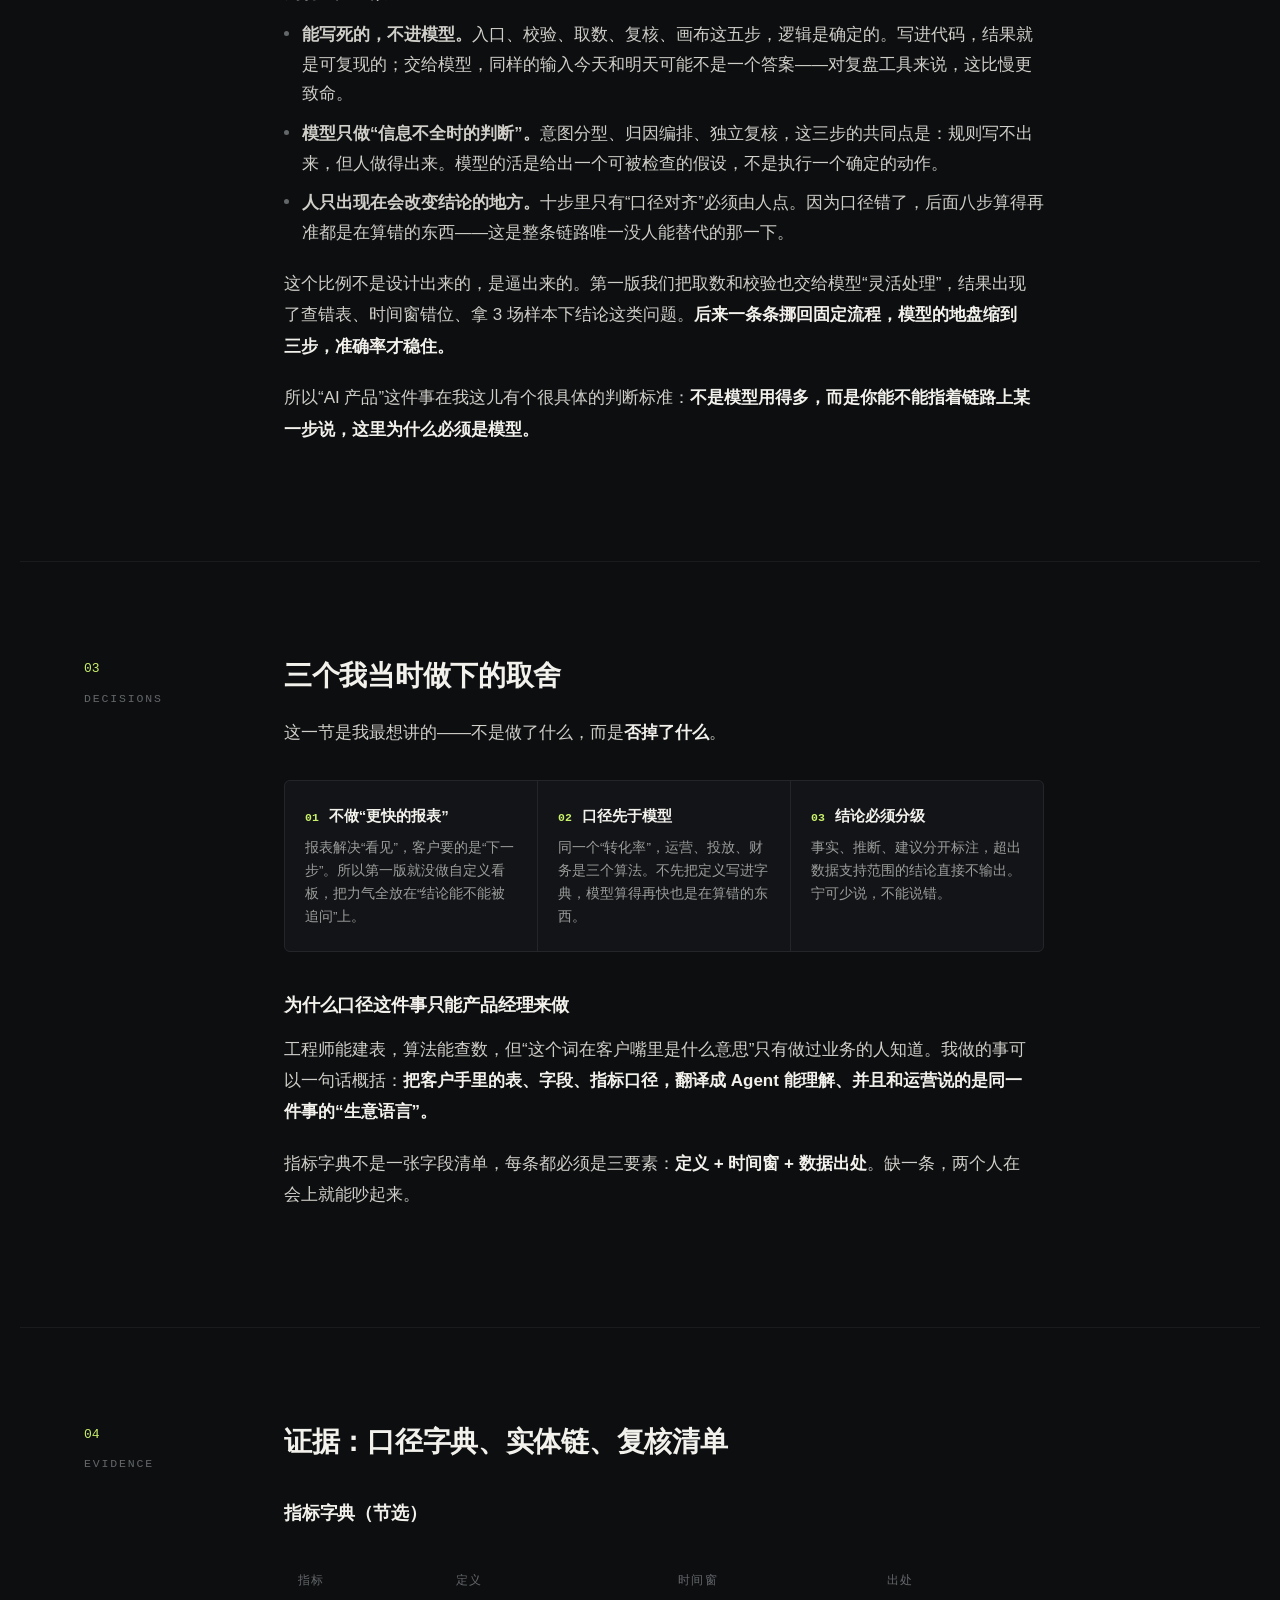
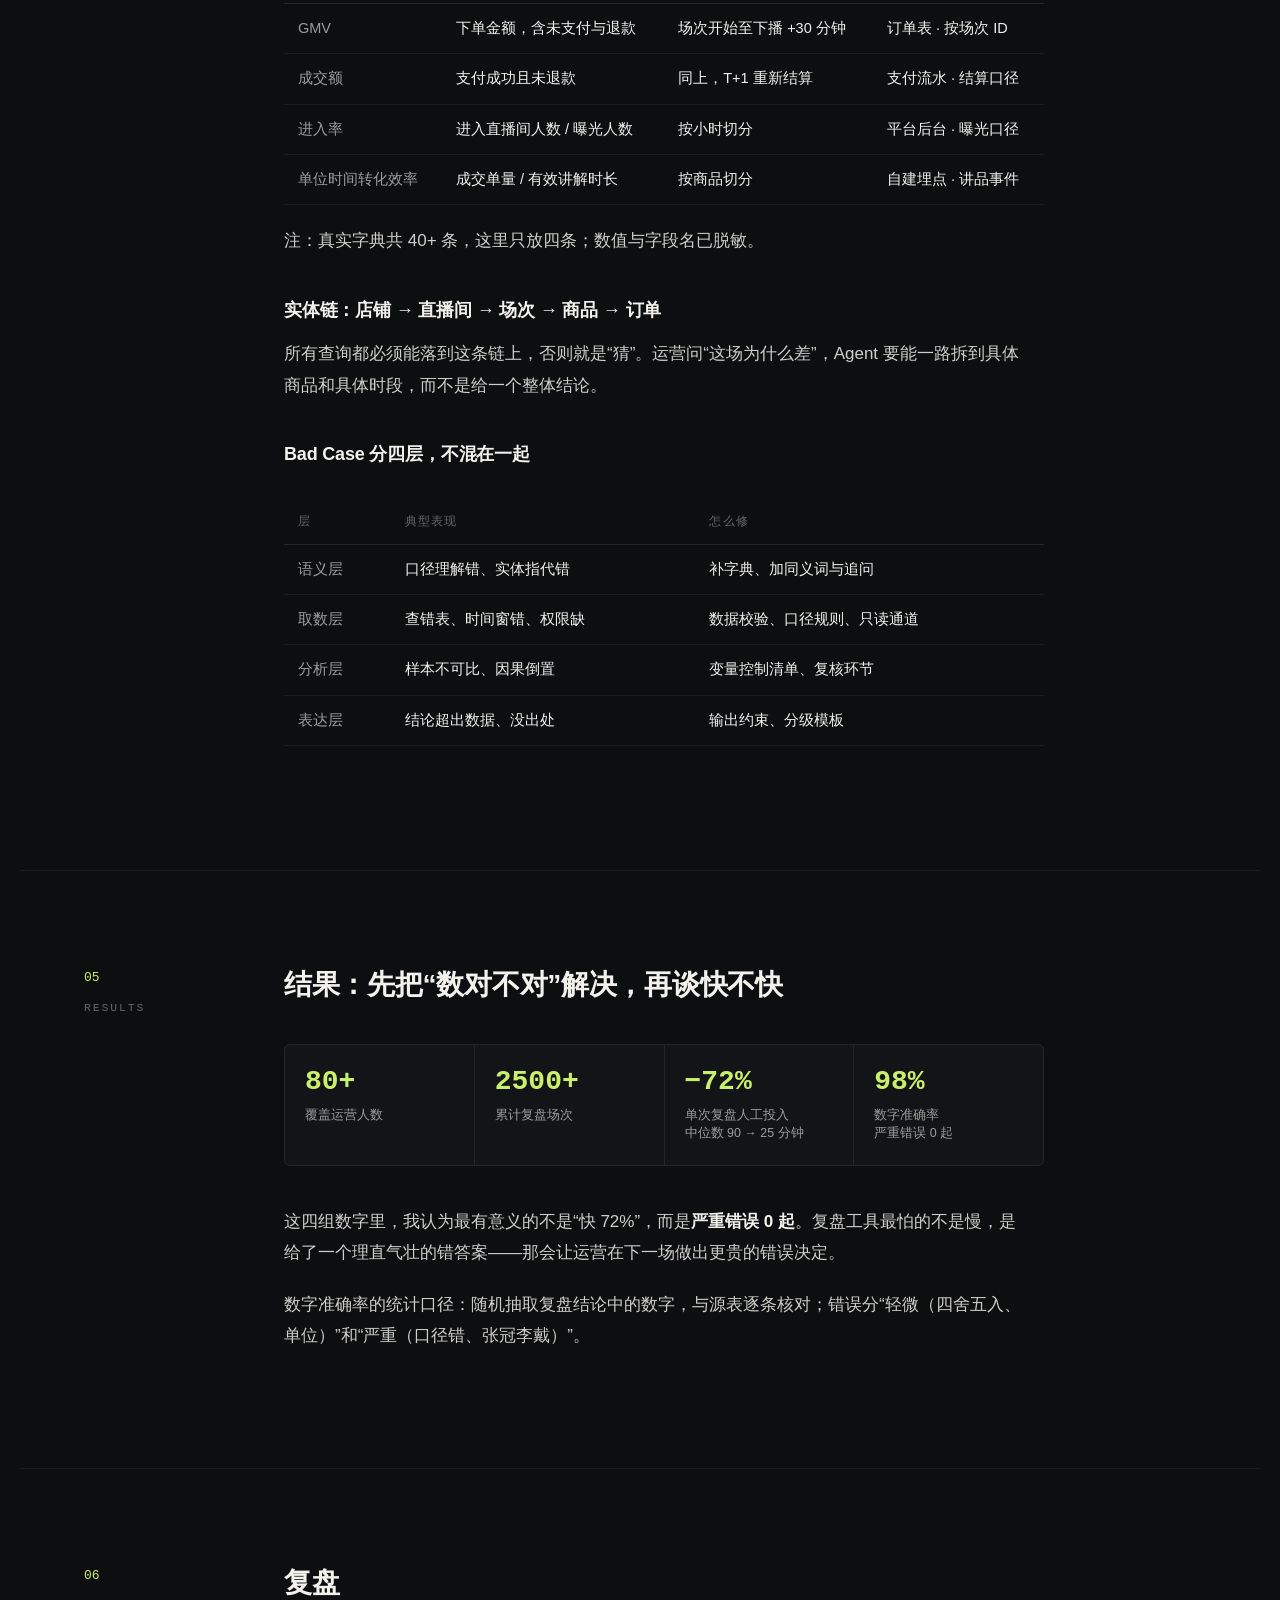
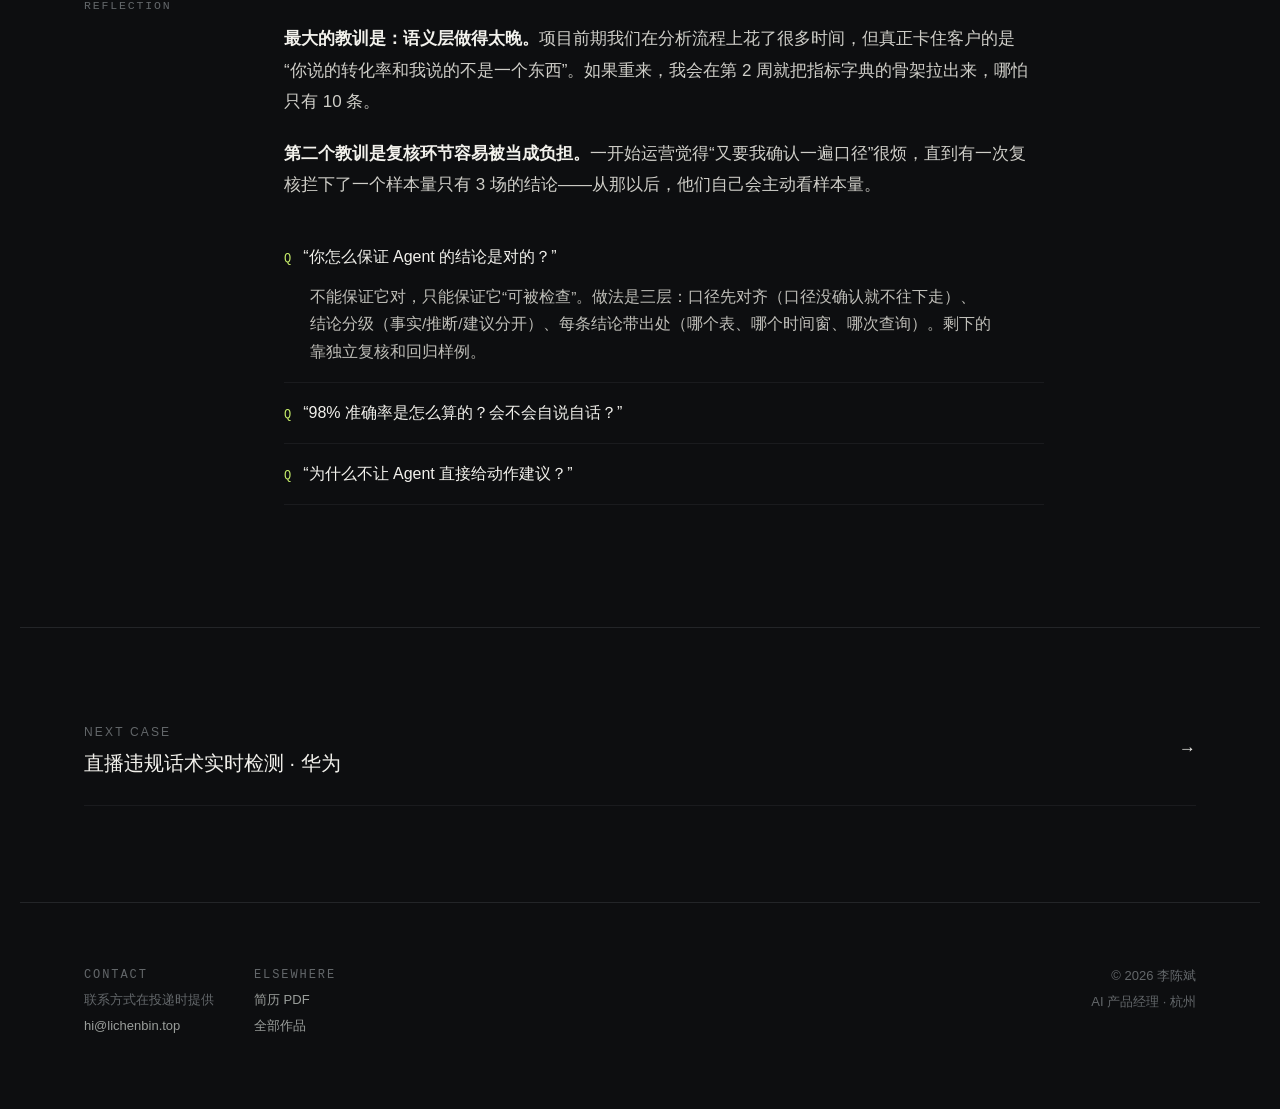
<file: work/zspace.html>
<!DOCTYPE html>
<html lang="zh-CN">
<head>
<meta charset="UTF-8">
<meta name="viewport" content="width=device-width,initial-scale=1">
<title>Z·SPACE · 电商直播经营 Agent | 李陈斌</title>
<meta name="description" content="让 Agent 懂生意，而不是只会查表：业务语义层、指标口径治理、独立复核与闭环。">
<link rel="stylesheet" href="../assets/style.css">
</head>
<body>

<nav class="nav">
  <a class="logo" href="../index.html">LC</a>
  <div class="menu">
    <a href="../index.html">Home | 主页</a>
    <a href="../work.html" class="on">Portfolio | 作品集</a>
    <a href="../about.html">About Us | 关于我</a>
  </div>
  <div class="right"><a href="../assets/resume.pdf" download>简历 PDF</a></div>
</nav>

<header class="p-hero one">
  <div class="crumbs"><a href="../index.html">Home</a><span>/</span><a href="../work.html">Portfolio</a><span>/</span>Z·SPACE</div>
  <div class="eyebrow">Case 01 | 电商直播经营 Agent · 2025.11 — 2026.06</div>
  <h1>让 Agent 懂生意，而不是只会查表。</h1>
  <p class="claim">运营问“这场为什么比上一场差”，Agent 要答得出来，还要答得出处。</p>

  <dl class="p-meta">
    <div><dt>我的角色</dt><dd>产品经理 · 数据接入与业务语义层</dd></div>
    <div><dt>团队</dt><dd>2 后端 / 2 数据算法 / 1 前端</dd></div>
    <div><dt>覆盖</dt><dd>80+ 运营 · 2500+ 场复盘</dd></div>
    <div><dt>状态</dt><dd>已在客户侧使用</dd></div>
  </dl>
</header>

<main>
  <section class="flowwrap" id="flowwrap">
    <div class="flow-stage" id="flowStage">
      <iframe id="flowFrame" src="../demo/zspace-flow.html?embed=1" title="Z·SPACE：一次提问的十步判断链演示" scrolling="no"></iframe>
    </div>
    <div class="flow-bar">
      <button class="fb-play" id="fbPlay" type="button"><i></i><span>播放</span></button>
      <div class="fb-dots" id="fbDots"></div>
      <button class="fb-full" id="fbFull" type="button">⤢ 放大</button>
    </div>
  </section>
  <p class="flow-cap"><b>图 1</b> · 一次提问的十步判断链：点「播放」看完整流程（约 40 秒），或点任意步点直接跳到那一步，看它吃进去什么、做了什么、吐出什么。数据已脱敏。</p>

  <!-- 01 -->
  <section class="chapter">
    <div class="num">01<span>Context</span></div>
    <div class="content rv">
      <h2>直播这门生意，天生不适合被复盘</h2>
      <p>一场直播里，主播的每句话、运营的每个动作（改价、上链接、发福袋、切款）都在几秒钟内发生，也在几秒钟内过去。事后留下的只有数据，没有过程。更麻烦的是它不可复现——同一套货盘、同一个主播，换一天再播，结果可能完全不同，因为流量结构变了。</p>
      <p>所以“A 场比 B 场好”这个结论本身就不一定成立，除非你把变量控住。而一场直播卖得好不好，至少由六件事共同决定：<b>流量、货盘、话术、时段、平台活动、竞品动作</b>。任何一个变了，结果都会变。</p>
      <div class="pull">直播复盘天然是一件“证据不足”的事——<br>你手上只有一个结果，和一堆可能的原因。</div>
      <h3>客户现在怎么复盘</h3>
      <p>下播之后，运营去平台后台导数据，拼到 Excel，看几个核心指标，和上一场比一比，得出一个说法，写进周报。这套流程有四个问题：</p>
      <ul>
        <li><b>数据是拼出来的。</b>平台后台、ERP、投放后台、客服系统、自建埋点，五套数据五个口径，经常对不上；运营知道对不上，但没时间去查，最后默认“差不多就行”。</li>
        <li><b>归因靠经验。</b>“这场流量不行”“主播状态不好”——两句话都对，但都没法验证，也没法变成下一场的动作。</li>
        <li><b>结论留不下来。</b>复盘写在周报里，下一场从零开始；半年后没人记得“上次改话术到底有没有用”。</li>
        <li><b>人一走就断档。</b>判断力长在操盘手脑子里，人走了，店铺的经验就没了。</li>
      </ul>
    </div>
  </section>

  <!-- 02 -->
  <section class="chapter">
    <div class="num">02<span>Split</span></div>
    <div class="content rv">
      <h2>十步里，只有三步交给模型</h2>
      <p>客户真正想要的不是报表，是“下一步怎么办”。所以这条 Agent 只干三件事：<b>查数、复盘、给下一场的建议</b>——每一件都必须能回答“凭什么”。</p>
      <p>产品形态是一句话：<b>用对话提问，用画布看证据</b>。左边提问，右边跑链路，每一步的输入和输出都摊开。上面那张图就是一次完整运行。</p>
      <div class="pull">链路长不等于复杂。<br>长，是因为每一步都留了痕迹。</div>

      <h3>十个节点，五种颜色</h3>
      <ol class="steps10">
        <li><b>01</b><span>提问入口</span><em>定场次、定权限</em><i class="t-fix">固定</i></li>
        <li><b>02</b><span>意图分型</span><em>查数 / 归因 / 复盘 / 对比</em><i class="t-agent">Agent</i></li>
        <li><b>03</b><span>信息校验</span><em>缺信息就回问，不猜</em><i class="t-fix">固定</i></li>
        <li><b>04</b><span>口径对齐</span><em>摊开让人点确认</em><i class="t-human">人工</i></li>
        <li><b>05</b><span>语义检索</span><em>口径字典 + 历史复盘</em><i class="t-rag">检索</i></li>
        <li><b>06</b><span>取数执行</span><em>只读沙箱，白名单之外看不见</em><i class="t-fix">固定</i></li>
        <li><b>07</b><span>完整性校验</span><em>数据不净就熔断</em><i class="t-fix">固定</i></li>
        <li><b>08</b><span>分析编排</span><em>复现、排除、拆解、归因</em><i class="t-agent">Agent</i></li>
        <li><b>09</b><span>独立复核</span><em>专挑口径与因果</em><i class="t-agent">Agent</i></li>
        <li><b>10</b><span>结论画布</span><em>结论 / 依据 / 待确认 / 动作</em><i class="t-out">交付</i></li>
      </ol>
      <p class="cap" style="margin-bottom:26px">颜色和上面演示里的节点一致：蓝 = 固定流程，紫 = Agent，橙 = 检索，绿 = 人工确认，青 = 交付。</p>

      <h3>为什么这么切</h3>
      <ul>
        <li><b>能写死的，不进模型。</b>入口、校验、取数、复核、画布这五步，逻辑是确定的。写进代码，结果就是可复现的；交给模型，同样的输入今天和明天可能不是一个答案——对复盘工具来说，这比慢更致命。</li>
        <li><b>模型只做“信息不全时的判断”。</b>意图分型、归因编排、独立复核，这三步的共同点是：规则写不出来，但人做得出来。模型的活是给出一个可被检查的假设，不是执行一个确定的动作。</li>
        <li><b>人只出现在会改变结论的地方。</b>十步里只有“口径对齐”必须由人点。因为口径错了，后面八步算得再准都是在算错的东西——这是整条链路唯一没人能替代的那一下。</li>
      </ul>
      <p>这个比例不是设计出来的，是逼出来的。第一版我们把取数和校验也交给模型“灵活处理”，结果出现了查错表、时间窗错位、拿 3 场样本下结论这类问题。<b>后来一条条挪回固定流程，模型的地盘缩到三步，准确率才稳住。</b></p>
      <p>所以“AI 产品”这件事在我这儿有个很具体的判断标准：<b>不是模型用得多，而是你能不能指着链路上某一步说，这里为什么必须是模型。</b></p>
    </div>
  </section>

  <!-- 03 -->
  <section class="chapter">
    <div class="num">03<span>Decisions</span></div>
    <div class="content rv">
      <h2>三个我当时做下的取舍</h2>
      <p>这一节是我最想讲的——不是做了什么，而是<b>否掉了什么</b>。</p>
      <div class="opts">
        <div>
          <b><i>01</i>不做“更快的报表”</b>
          <p>报表解决“看见”，客户要的是“下一步”。所以第一版就没做自定义看板，把力气全放在“结论能不能被追问”上。</p>
        </div>
        <div>
          <b><i>02</i>口径先于模型</b>
          <p>同一个“转化率”，运营、投放、财务是三个算法。不先把定义写进字典，模型算得再快也是在算错的东西。</p>
        </div>
        <div>
          <b><i>03</i>结论必须分级</b>
          <p>事实、推断、建议分开标注，超出数据支持范围的结论直接不输出。宁可少说，不能说错。</p>
        </div>
      </div>
      <h3>为什么口径这件事只能产品经理来做</h3>
      <p>工程师能建表，算法能查数，但“这个词在客户嘴里是什么意思”只有做过业务的人知道。我做的事可以一句话概括：<b>把客户手里的表、字段、指标口径，翻译成 Agent 能理解、并且和运营说的是同一件事的“生意语言”。</b></p>
      <p>指标字典不是一张字段清单，每条都必须是三要素：<b>定义 + 时间窗 + 数据出处</b>。缺一条，两个人在会上就能吵起来。</p>
    </div>
  </section>

  <!-- 04 -->
  <section class="chapter">
    <div class="num">04<span>Evidence</span></div>
    <div class="content rv">
      <h2>证据：口径字典、实体链、复核清单</h2>
      <h3>指标字典（节选）</h3>
      <table class="t">
        <thead><tr><th>指标</th><th>定义</th><th>时间窗</th><th>出处</th></tr></thead>
        <tbody>
          <tr><td>GMV</td><td>下单金额，含未支付与退款</td><td>场次开始至下播 +30 分钟</td><td>订单表 · 按场次 ID</td></tr>
          <tr><td>成交额</td><td>支付成功且未退款</td><td>同上，T+1 重新结算</td><td>支付流水 · 结算口径</td></tr>
          <tr><td>进入率</td><td>进入直播间人数 / 曝光人数</td><td>按小时切分</td><td>平台后台 · 曝光口径</td></tr>
          <tr><td>单位时间转化效率</td><td>成交单量 / 有效讲解时长</td><td>按商品切分</td><td>自建埋点 · 讲品事件</td></tr>
        </tbody>
      </table>
      <p class="cap" style="margin-top:-8px">注：真实字典共 40+ 条，这里只放四条；数值与字段名已脱敏。</p>

      <h3>实体链：店铺 → 直播间 → 场次 → 商品 → 订单</h3>
      <p>所有查询都必须能落到这条链上，否则就是“猜”。运营问“这场为什么差”，Agent 要能一路拆到具体商品和具体时段，而不是给一个整体结论。</p>

      <h3>Bad Case 分四层，不混在一起</h3>
      <table class="t">
        <thead><tr><th>层</th><th>典型表现</th><th>怎么修</th></tr></thead>
        <tbody>
          <tr><td>语义层</td><td>口径理解错、实体指代错</td><td>补字典、加同义词与追问</td></tr>
          <tr><td>取数层</td><td>查错表、时间窗错、权限缺</td><td>数据校验、口径规则、只读通道</td></tr>
          <tr><td>分析层</td><td>样本不可比、因果倒置</td><td>变量控制清单、复核环节</td></tr>
          <tr><td>表达层</td><td>结论超出数据、没出处</td><td>输出约束、分级模板</td></tr>
        </tbody>
      </table>
    </div>
  </section>

  <!-- 05 -->
  <section class="chapter">
    <div class="num">05<span>Results</span></div>
    <div class="content rv">
      <h2>结果：先把“数对不对”解决，再谈快不快</h2>
      <div class="kpi">
        <div><b>80+</b><span>覆盖运营人数</span></div>
        <div><b>2500+</b><span>累计复盘场次</span></div>
        <div><b>−72%</b><span>单次复盘人工投入<br>中位数 90 → 25 分钟</span></div>
        <div><b>98%</b><span>数字准确率<br>严重错误 0 起</span></div>
      </div>
      <p>这四组数字里，我认为最有意义的不是“快 72%”，而是<b>严重错误 0 起</b>。复盘工具最怕的不是慢，是给了一个理直气壮的错答案——那会让运营在下一场做出更贵的错误决定。</p>
      <p>数字准确率的统计口径：随机抽取复盘结论中的数字，与源表逐条核对；错误分“轻微（四舍五入、单位）”和“严重（口径错、张冠李戴）”。</p>
    </div>
  </section>

  <!-- 06 -->
  <section class="chapter">
    <div class="num">06<span>Reflection</span></div>
    <div class="content rv">
      <h2>复盘</h2>
      <p><b>最大的教训是：语义层做得太晚。</b>项目前期我们在分析流程上花了很多时间，但真正卡住客户的是“你说的转化率和我说的不是一个东西”。如果重来，我会在第 2 周就把指标字典的骨架拉出来，哪怕只有 10 条。</p>
      <p><b>第二个教训是复核环节容易被当成负担。</b>一开始运营觉得“又要我确认一遍口径”很烦，直到有一次复核拦下了一个样本量只有 3 场的结论——从那以后，他们自己会主动看样本量。</p>
      <div class="qa">
        <details open><summary>“你怎么保证 Agent 的结论是对的？”</summary>
          <p>不能保证它对，只能保证它“可被检查”。做法是三层：口径先对齐（口径没确认就不往下走）、结论分级（事实/推断/建议分开）、每条结论带出处（哪个表、哪个时间窗、哪次查询）。剩下的靠独立复核和回归样例。</p>
        </details>
        <details><summary>“98% 准确率是怎么算的？会不会自说自话？”</summary>
          <p>抽样核对：从复盘结论里抽数字，回源表逐条比。错误分轻微和严重两级。这个口径本身也写在文档里，客户可以按同样方法抽查。</p>
        </details>
        <details><summary>“为什么不让 Agent 直接给动作建议？”</summary>
          <p>给过，后来收窄了。建议一旦具体到“把 A 款提到第 3 位”，运营会照做，但模型并不知道明天的流量结构。现在只给到“哪个变量最可疑、下一场怎么验证”，动作由人定。</p>
        </details>
      </div>
    </div>
  </section>
</main>

<div class="nextproj">
  <a href="huawei.html"><div><small>Next Case</small><br><b>直播违规话术实时检测 · 华为</b></div><span>→</span></a>
</div>

<footer class="foot">
  <div class="col"><div class="mono" style="color:var(--mute);font-size:12px;letter-spacing:.16em">CONTACT</div>
    联系方式在投递时提供<br><a href="mailto:hi@lichenbin.top">hi@lichenbin.top</a></div>
  <div class="col"><div class="mono" style="color:var(--mute);font-size:12px;letter-spacing:.16em">ELSEWHERE</div>
    <a href="../assets/resume.pdf" download>简历 PDF</a><br><a href="../work.html">全部作品</a></div>
  <div class="sp"></div>
  <div class="col" style="text-align:right">© <span data-year>2026</span> 李陈斌<br>AI 产品经理 · 杭州</div>
</footer>

<script src="../assets/app.js"></script>
<script src="../assets/flow.js"></script>
</body>
</html>
</file>
<file: assets/style.css>
/* ============================================================
   李陈斌 · AI 产品经理作品集
   设计规范来源：ck-design 实测数值 + 本项目调整
   - 巨字 8vw/900 → clamp(46px, 7.2vw, 104px)（中文 8vw 会炸行）
   - 描述 20/32  -  正文 17/1.75  -  eyebrow 12/uppercase
   - 深色底 + 单一强调色（柠绿）
   ============================================================ */
:root{
  --bg:#0D0E10; --bg-2:#131417; --bg-3:#17181C;
  --fg:#F2F1EC; --dim:#9A9E9B; --mute:#63676A;
  --line:#232528; --line-2:#1A1B1E;
  --accent:#C9F06B;
  --max:1240px; --pad:100px; --nav:72px;
  --font:-apple-system,BlinkMacSystemFont,'Inter','Segoe UI','PingFang SC',
         'Source Han Sans SC','Microsoft YaHei',sans-serif;
  --mono:'JetBrains Mono','Cascadia Mono',Consolas,'SF Mono',Menlo,monospace;
}
*{box-sizing:border-box}
html{scroll-behavior:smooth}
body{margin:0;background:var(--bg);color:var(--fg);font-family:var(--font);
  font-size:17px;line-height:1.75;-webkit-font-smoothing:antialiased;overflow-x:hidden}
img{max-width:100%;display:block}
a{color:inherit}
::selection{background:var(--accent);color:#0D0E10}

/* ---------- 顶栏 ---------- */
.nav{position:fixed;top:0;left:0;right:0;height:var(--nav);z-index:50;
  display:flex;align-items:center;padding:0 var(--pad);
  background:rgba(13,14,16,.72);backdrop-filter:blur(14px);
  border-bottom:1px solid transparent;transition:border-color .3s,background .3s}
.nav.solid{border-bottom-color:var(--line-2)}
.nav .logo{width:34px;height:34px;border-radius:50%;border:1px solid var(--fg);
  display:flex;align-items:center;justify-content:center;font-size:11.5px;
  letter-spacing:.06em;text-decoration:none;flex:none}
.nav .menu{display:flex;gap:42px;margin:0 auto}
.nav .menu a{color:var(--dim);text-decoration:none;font-size:14px;letter-spacing:.02em;
  padding:26px 0;border-bottom:1px solid transparent;transition:color .2s,border-color .2s}
.nav .menu a:hover{color:var(--fg)}
.nav .menu a.on{color:var(--fg);border-bottom-color:var(--accent)}
.nav .right{display:flex;gap:16px;align-items:center}
.nav .right a{color:var(--mute);font-size:13px;text-decoration:none}
.nav .right a:hover{color:var(--fg)}

/* ---------- 通用 ---------- */
.wrap{max-width:var(--max);margin:0 auto;padding:0 var(--pad)}
.eyebrow{font-size:12px;letter-spacing:.22em;text-transform:uppercase;
  color:var(--accent);font-weight:500;margin:0 0 22px}
.eyebrow.dim{color:var(--mute)}
h1,h2,h3,h4{margin:0;font-weight:600;letter-spacing:-.01em}
.h1{font-size:clamp(40px,4.4vw,64px);line-height:1.1}
.h2{font-size:clamp(26px,2.4vw,36px);line-height:1.25}
.h3{font-size:22px;line-height:1.4;font-weight:500}
.lead{font-size:20px;line-height:32px;color:var(--dim);max-width:44em}
.body{font-size:17px;line-height:1.8;color:#CFCEC8;max-width:46em}
.small{font-size:15px;line-height:1.7;color:var(--dim)}
.cap{font-size:13px;line-height:1.6;color:var(--mute)}
.mono{font-family:var(--mono);font-size:13px}
.accent{color:var(--accent)}
hr.rule{border:0;border-top:1px solid var(--line);margin:0}

/* ---------- 首页 deck ---------- */
.deck{height:100vh;overflow-y:auto;scroll-snap-type:y mandatory;position:relative}
.slide{min-height:100vh;scroll-snap-align:start;display:flex;flex-direction:column;
  justify-content:center;position:relative;padding:var(--nav) var(--pad) 0;overflow:hidden}
.slide.dim::after{content:'';position:absolute;inset:0;pointer-events:none;
  background:radial-gradient(at center right,rgba(255,255,255,0) 45%,rgba(0,0,0,.6) 100%)}
.slide .inner{max-width:900px;position:relative;z-index:2}
/* 背景图：右侧显示，左侧压暗保证文字可读 */
.slide .bg{position:absolute;inset:0;background-size:cover;background-position:center right;
  opacity:.34;filter:saturate(.85)}
.slide .bg::after{content:'';position:absolute;inset:0;
  background:linear-gradient(90deg,rgba(13,14,16,.97) 0%,rgba(13,14,16,.86) 38%,
  rgba(13,14,16,.5) 72%,rgba(13,14,16,.3) 100%)}
.slide h1{font-size:clamp(46px,7.2vw,104px);line-height:1.06;font-weight:800;
  letter-spacing:-.02em;margin:0 0 26px}
.slide h1 em{font-style:normal;color:var(--accent)}
.slide .desc{font-size:20px;line-height:32px;color:rgba(255,255,255,.66);
  max-width:36em;margin:0 0 38px}
.slide .kpis{display:flex;gap:56px;margin:0 0 40px}
.slide .kpis div b{display:block;font-size:34px;font-weight:700;font-family:var(--mono);
  line-height:1.1}
.slide .kpis div span{font-size:13px;color:var(--mute)}
.cta{display:inline-flex;align-items:center;gap:14px;text-decoration:none;font-size:15px}
.cta i{width:56px;height:56px;border-radius:50%;border:1px solid rgba(255,255,255,.3);
  background:rgba(255,255,255,.05);backdrop-filter:blur(18px);
  display:flex;align-items:center;justify-content:center;font-style:normal;
  transition:background .2s,transform .2s}
.cta:hover i{background:rgba(255,255,255,.12);transform:translateX(3px)}

/* 底部页码 */
.pager{position:fixed;left:var(--pad);right:var(--pad);bottom:0;height:80px;
  display:flex;align-items:center;z-index:40;pointer-events:none}
.pager *{pointer-events:auto}
.pager .cnt{font-size:20px;font-weight:700;font-family:var(--mono);margin-right:16pt}
.pager .tot{font-size:20px;font-weight:700;font-family:var(--mono);
  color:rgba(255,255,255,.45);margin-left:16pt}
.pager .track{width:min(32vw,460px);height:1px;background:rgba(255,255,255,.42);position:relative}
.pager .track i{position:absolute;left:0;top:-1px;height:3px;border-radius:3px;
  background:var(--accent);width:20%;transition:width .45s cubic-bezier(.4,0,.2,1)}
.pager .navs{margin-left:auto;display:flex;gap:14px}
.pager .navs button{width:56px;height:56px;border-radius:50%;cursor:pointer;
  background:rgba(255,255,255,.05);border:1px solid rgba(255,255,255,.14);
  backdrop-filter:blur(18px);color:#fff;font-size:15px;font-family:var(--font);
  transition:background .2s}
.pager .navs button:hover{background:rgba(255,255,255,.13)}
.pager .navs button:disabled{opacity:.3;cursor:default}

/* ============================================================
   首页 v2：横向幻灯片（对齐 ck-design 的左右翻页）
   同时整体放大字号——原来 20px 的描述在大屏上偏小
   ============================================================ */
.deck{position:fixed;inset:0;height:auto;overflow:hidden;scroll-snap-type:none}
.lane{display:flex;height:100vh;transition:transform .9s cubic-bezier(.22,.85,.25,1);
  will-change:transform}
.slide{width:100%;flex:0 0 100%;height:100vh;min-height:0;display:flex;
  flex-direction:column;justify-content:center;position:relative;overflow:hidden;
  padding:var(--nav) var(--pad) 96px}
.slide .inner{max-width:980px}
.slide .eyebrow{font-size:13px;letter-spacing:.2em;margin-bottom:26px}
.slide h1{font-size:clamp(54px,7.4vw,112px);line-height:1.04;margin:0 0 30px}
.slide .desc{font-size:22px;line-height:36px;max-width:26em;margin:0 0 44px}
.slide .kpis{gap:66px;margin:0 0 44px}
.slide .kpis div b{font-size:42px}
.slide .kpis div span{font-size:14px;color:var(--mute)}
.slide .cta{font-size:16px}
.slide .cta i{width:64px;height:64px}
/* 背景：模糊 + 压暗，只当氛围，不抢字 */
.slide .bg{opacity:.26;filter:blur(16px) saturate(.7);transform:scale(1.12);
  transition:transform .9s cubic-bezier(.22,.85,.25,1)}
.slide .bg::after{background:linear-gradient(90deg,rgba(13,14,16,.98) 0%,rgba(13,14,16,.9) 42%,
  rgba(13,14,16,.66) 74%,rgba(13,14,16,.5) 100%)}
/* 页码：居中「01 —— 05」，箭头在左右角（和 ck 一致） */
.pager{position:fixed;left:0;right:0;bottom:30px;height:auto;display:flex;
  align-items:center;justify-content:center;pointer-events:none;z-index:40}
.pager .cnt{font-size:16px;margin:0 16pt 0 0}
.pager .tot{font-size:16px;margin:0 0 0 16pt}
.pager .track{width:min(30vw,420px);height:1px}
.pager .navs{display:none}
.pager .cnt,.pager .tot{font-size:18px;font-weight:700}
.nav .menu a{font-size:15px}

/* ===== 首屏居中版 ===== */
.slide-center{align-items:center;text-align:center}
.slide-center .inner{max-width:none;display:flex;flex-direction:column;align-items:center}
.slide-center h1{margin-bottom:34px}
.slide-center .desc{margin-left:auto;margin-right:auto;max-width:32em}
.slide-center .cta{justify-content:center}

/* ===== Tech Text（参考 reactbits 同名效果） ===== */
[data-tech] .ch{position:relative;display:inline-block}
[data-tech] .ch .s{font-style:normal;transition:opacity .16s ease}
[data-tech] .ch .d{position:absolute;left:0;top:0;font-style:normal;color:transparent;
  -webkit-text-stroke:1px var(--accent);
  -webkit-mask-image:repeating-linear-gradient(50deg,#000 0 1.3px,transparent 1.3px 4.1px);
  mask-image:repeating-linear-gradient(50deg,#000 0 1.3px,transparent 1.3px 4.1px);
  opacity:0;transition:opacity .16s ease;pointer-events:none;white-space:pre}
[data-tech] .ch.on .s{opacity:.07}
[data-tech] .ch.on .d{opacity:1}
[data-tech] em .ch .d{-webkit-text-stroke-color:#fff}
@keyframes chin{from{opacity:0;transform:translateY(.16em)}to{opacity:1;transform:none}}
[data-tech] .ch.in{animation:chin .75s cubic-bezier(.2,.7,.2,1) both}

/* ===== 修正：用 grid 叠字（absolute 失效会导致「重字」） ===== */
[data-tech] .ch{display:inline-grid;grid-template-columns:1fr;grid-template-rows:1fr;
  position:relative}
[data-tech] .ch > i{grid-area:1/1;display:block;font-style:normal}
[data-tech] .ch .d{position:static;left:auto;top:auto;opacity:0}

/* ===== 封面：单行标题 + 小一点的 CTA 圆钮 ===== */
.slide-center h1{font-size:clamp(34px,6.2vw,92px);white-space:nowrap;letter-spacing:-.035em;
  margin-bottom:30px}
.slide-center .cta i{width:50px;height:50px;font-size:14px}
.slide-center .cta{font-size:15px;gap:12px}

/* 回退：inline-block + absolute 叠层（grid 会让宽度塌陷） */
[data-tech] .ch{display:inline-block;position:relative}
[data-tech] .ch > i{display:block}
[data-tech] .ch .s{display:inline}
[data-tech] .ch .d{position:absolute;left:0;top:0;right:0;display:block}

/* ===== 封面背景：极淡点阵（技术图纸感）+ 中心微光 ===== */
.slide-center::before{content:'';position:absolute;inset:0;pointer-events:none;
  background-image:radial-gradient(rgba(255,255,255,.08) 1px,transparent 1px);
  background-size:26px 26px;
  -webkit-mask-image:radial-gradient(58% 58% at 50% 46%,#000 0%,transparent 100%);
  mask-image:radial-gradient(58% 58% at 50% 46%,#000 0%,transparent 100%)}
.slide-center::after{content:'';position:absolute;left:50%;top:44%;width:72vw;height:52vh;
  transform:translate(-50%,-50%);pointer-events:none;
  background:radial-gradient(closest-side,rgba(201,240,107,.08),transparent 72%)}
.slide-center .inner{position:relative;z-index:2}

/* ===== 案例页：图片放大到接近满高 + 左缘虚化 ===== */
/* 尺寸只用 vw / vh 推导，不写死 px —— 换分辨率时比例不变 */
/* 右半屏铺满：左边界固定 50%，右边界贴视口 —— 任何宽高比都不会出现空档或窄条 */
.slide .pane{left:52vw;right:auto;width:48vw;max-width:none;min-width:0;
  height:84vh;aspect-ratio:auto;top:50%;z-index:1;border-radius:12px 0 0 12px}
/* 左侧渐进模糊（backdrop-filter 只作用于图片本身，不影响页面其他元素） */
.slide .pane::before{content:'';position:absolute;inset:0;z-index:2;pointer-events:none;display:none;
  -webkit-backdrop-filter:blur(18px);backdrop-filter:blur(18px);
  -webkit-mask-image:linear-gradient(90deg,#000 0%,rgba(0,0,0,.85) 22%,
  rgba(0,0,0,.35) 42%,transparent 64%);
  mask-image:linear-gradient(90deg,#000 0%,rgba(0,0,0,.85) 22%,
  rgba(0,0,0,.35) 42%,transparent 64%)}
/* 颜色渐隐层压在模糊层之上，和页面底色接上 */
.slide .pane .fade{z-index:3;
  background:linear-gradient(96deg,#0D0E10 0%,rgba(13,14,16,.98) 22%,
  rgba(13,14,16,.72) 42%,rgba(13,14,16,.2) 64%,rgba(13,14,16,0) 84%)}
.slide .pane img{object-fit:cover !important;object-position:left center !important;
  width:100% !important;height:100% !important}

/* 几何兜底：文件里前面还有一条旧的 .pane 宽度规则在抢，这里用 !important 锁定 */
/* 第 5 屏（方法）：四象限图，纯 CSS 挂背景，不动 HTML */
.lane > .slide:nth-child(5){padding-left:10vw}
.lane > .slide:nth-child(5)::before{content:'';position:absolute;left:52vw;top:50%;
  transform:translateY(-50%);width:46vw;height:84vh;pointer-events:none;z-index:1;
  background:url(img/quadrant.webp) left center/contain no-repeat;
  opacity:.95}
.lane > .slide:nth-child(5) .inner{position:relative;z-index:3;max-width:none}
/* 方法页背景图：海报墙大幅虚化，只铺左侧文字区，不抢象限图 */
.lane > .slide:nth-child(5)::after{content:'';position:absolute;inset:0;z-index:0;pointer-events:none;
  background-image:
    radial-gradient(46% 52% at 30% 48%,rgba(201,240,107,.13),transparent 72%),
    radial-gradient(rgba(255,255,255,.085) 1px,transparent 1px);
  background-size:100% 100%,26px 26px;
  -webkit-mask-image:radial-gradient(56% 70% at 26% 52%,#000 0%,rgba(0,0,0,.55) 52%,transparent 80%);
  mask-image:radial-gradient(56% 70% at 26% 52%,#000 0%,rgba(0,0,0,.55) 52%,transparent 80%)}

/* 案例页文字整体右移：左边距从 100px 改成 10vw，跟着屏幕走 */
.slide:has(.pane){padding-left:10vw}

/* CTA 圆钮：全站统一 50px，和封面一致（前面有几条旧规则在抢，这里锁死） */
.slide .cta i{width:50px !important;height:50px !important;font-size:14px !important}
.slide .cta{font-size:15px !important;gap:12px !important}

.slide .pane{left:52vw !important;right:auto !important;width:48vw !important;
  height:84vh !important;top:50% !important;transform:translateY(-50%) !important;
  max-width:none !important}
/* 内阴影稍微收一点，图大了会显脏 */
.slide .pane::after{box-shadow:inset 0 0 70px 18px rgba(13,14,16,.8)}

/* ===== CTA 圆钮统一 50px（和封面一致） ===== */
.slide .cta i{width:50px;height:50px;font-size:14px}
.slide .cta{font-size:15px;gap:12px}

/* 案例页背景点缀：同首页的点阵，只铺在左侧文字区，右下让给产品图 */
.slide:has(.pane)::before{content:'';position:absolute;inset:0;pointer-events:none;z-index:0;
  background-image:radial-gradient(rgba(255,255,255,.075) 1px,transparent 1px);
  background-size:26px 26px;
  -webkit-mask-image:radial-gradient(48% 64% at 28% 52%,#000 0%,transparent 100%);
  mask-image:radial-gradient(48% 64% at 28% 52%,#000 0%,transparent 100%)}
/* 文字区背后再补一团极淡的暖光，压住纯黑 */
/* ===== 分辨率无关：所有尺寸都用 vw / vh 推导 ===== */
.slide .inner{max-width:min(74vw,1180px)}
.slide h1{font-size:min(4.4vw,6.4vh);line-height:1.12}
.slide .desc{font-size:clamp(14px,1.05vw,17px);line-height:1.7;max-width:26em}
.slide .kpis div b{font-size:clamp(22px,1.9vw,34px)}
.slide .kpis div span{font-size:clamp(11px,.8vw,13px)}
.slide .eyebrow{font-size:min(0.92vw,1.45vh)}
.slide .cta{font-size:min(1.08vw,1.7vh)}
.slide .cta i{width:min(3.6vw,5.6vh);height:min(3.6vw,5.6vh)}
.slide-center h1{font-size:min(6.2vw,9vh)}
/* 超宽屏时别让文字拉太开 */
@media (min-aspect-ratio:21/9){
  .slide .inner{max-width:min(58vw,1100px)}
}
.slide:has(.pane)::after{content:'';position:absolute;left:12%;top:48%;width:52vw;height:56vh;
  transform:translateY(-50%);pointer-events:none;z-index:0;
  background:radial-gradient(closest-side,rgba(201,240,107,.055),transparent 70%)}
.arrow-l,.arrow-r{position:fixed;bottom:24px;width:54px;height:54px;border-radius:50%;
  display:flex;align-items:center;justify-content:center;cursor:pointer;z-index:41;
  background:rgba(255,255,255,.05);border:1px solid rgba(255,255,255,.16);
  backdrop-filter:blur(18px);color:#fff;font-size:16px;font-family:var(--font);
  transition:background .2s,transform .2s}
.arrow-l{left:var(--pad)}
.arrow-r{right:var(--pad)}
.arrow-l:hover,.arrow-r:hover{background:rgba(255,255,255,.15)}
.arrow-l:disabled,.arrow-r:disabled{opacity:.22;cursor:default}
/* 最后一屏 */
.end-slide h2{font-size:clamp(30px,3.4vw,52px);line-height:1.2;margin:0 0 26px}
.end-slide .links{display:flex;gap:38px;margin-top:38px;flex-wrap:wrap}
.end-slide .links a{text-decoration:none;font-size:16px;color:var(--dim);
  border-bottom:1px solid var(--line);padding-bottom:5px;transition:.2s}
.end-slide .links a:hover{color:var(--accent);border-bottom-color:var(--accent)}
/* 右侧「作品切片」：把产物的一角斜放，左缘用渐变吃掉，文字压上去 */
.slide .pane{position:absolute;right:0;top:50%;
  transform:translateY(-50%);
  width:min(47vw,700px);aspect-ratio:16/10.4;border-radius:14px;overflow:hidden;
  border:1px solid rgba(255,255,255,.10);background:#0b0c0e;
  box-shadow:0 44px 130px rgba(0,0,0,.66), 0 0 0 1px rgba(255,255,255,.03) inset;
  opacity:.95}
.slide .pane img{width:100%;height:100%;object-fit:cover;object-position:left top;
  filter:saturate(.9) contrast(1.03)}
/* 左缘渐隐：直接和页面底色同色，看起来像从黑里浮出来 */
.slide .pane .fade{position:absolute;inset:0;pointer-events:none;
  background:linear-gradient(96deg,#0D0E10 0%,rgba(13,14,16,.97) 24%,
  rgba(13,14,16,.62) 52%,rgba(13,14,16,.12) 76%,rgba(13,14,16,0) 100%)}
/* 四边内阴影：抹掉截图的硬边 */
.slide .pane::after{content:'';position:absolute;inset:0;pointer-events:none;
  box-shadow:inset 0 0 90px 26px rgba(13,14,16,.85);border-radius:14px}
/* 背景一团极淡的光，避免右半屏太死 */
.slide .halo{position:absolute;right:-8%;top:14%;width:64vw;height:74vh;pointer-events:none;
  background:radial-gradient(closest-side,rgba(201,240,107,.075),transparent 72%)}
.slide:has(.pane) .inner{position:relative;z-index:3;max-width:none}
.slide:has(.pane) .desc{max-width:30em}
@media (max-width:1279px){
  .slide .pane{display:none}
  .slide .halo{display:none}
  .slide.has-pane .inner{max-width:100%}
}
@media (max-width:1023px){
  .slide{padding-bottom:80px}
  .slide .desc{font-size:18px;line-height:30px}
  .slide h1{font-size:clamp(38px,9vw,64px)}
  .slide .kpis{gap:28px}
  .slide .kpis div b{font-size:26px}
  .pager .track{width:34vw}
}

/* 首页最后一屏（页脚） */
.end{min-height:60vh;scroll-snap-align:start;display:flex;flex-direction:column;
  justify-content:center;padding:80px var(--pad);border-top:1px solid var(--line-2)}
.end h2{font-size:clamp(26px,3vw,44px);line-height:1.2;margin:0 0 24px}
.end .links{display:flex;gap:34px;margin-top:36px;flex-wrap:wrap}
.end .links a{text-decoration:none;font-size:15px;color:var(--dim);
  border-bottom:1px solid var(--line);padding-bottom:4px}
.end .links a:hover{color:var(--accent);border-bottom-color:var(--accent)}

/* ---------- 内页通用头 ---------- */
.page-head{padding:calc(var(--nav) + 96px) var(--pad) 72px;max-width:var(--max);margin:0 auto}
.page-head .lead{margin-top:22px}
.crumbs{font-size:13px;color:var(--mute);margin-bottom:44px}
.crumbs a{color:var(--mute);text-decoration:none}
.crumbs a:hover{color:var(--fg)}
.crumbs span{margin:0 8px;opacity:.5}

/* ---------- 作品集 ---------- */
.cat{margin-bottom:96px}
.cat-head{display:flex;align-items:baseline;gap:20px;margin-bottom:34px;
  padding-bottom:18px;border-bottom:1px solid var(--line)}
.cat-head h2{font-size:26px;font-weight:600}
.cat-head .en{font-size:12px;letter-spacing:.22em;text-transform:uppercase;color:var(--mute)}
.cat-head .n{margin-left:auto;font-family:var(--mono);font-size:13px;color:var(--mute)}
.cards{display:grid;grid-template-columns:repeat(2,1fr);gap:56px 40px}
.cards.three{grid-template-columns:repeat(3,1fr);gap:40px 28px}
.card{text-decoration:none;color:inherit;display:block;position:relative}
.card .cover{aspect-ratio:16/10;overflow:hidden;border-radius:5px;background:var(--bg-2);
  border:1px solid var(--line);position:relative}
.card .cover img{width:100%;height:100%;object-fit:cover;object-position:top center;
  transition:transform .6s cubic-bezier(.2,.6,.2,1);filter:saturate(.92)}
.card:hover .cover img{transform:scale(1.035)}
.card .cover .ph{position:absolute;inset:0;display:flex;align-items:center;justify-content:center;
  font-family:var(--mono);font-size:12px;color:var(--mute);text-align:center;padding:20px}
.card h3{font-size:21px;font-weight:500;margin:18px 0 6px;display:flex;
  align-items:baseline;gap:12px;flex-wrap:wrap}
.card h3 em{font-style:normal;font-size:11.5px;letter-spacing:.16em;
  text-transform:uppercase;color:var(--mute)}
.card .claim{font-size:15px;color:var(--dim);margin:0 0 12px;line-height:1.7}
.tags{display:flex;gap:8px;flex-wrap:wrap}
.tag{font-size:12px;color:var(--dim);border:1px solid var(--line);border-radius:999px;
  padding:3px 10px}
.tag.hi{color:var(--accent);border-color:rgba(201,240,107,.32)}

/* ---------- 项目页 ---------- */
.p-hero{padding:calc(var(--nav) + 84px) var(--pad) 0;max-width:var(--max);margin:0 auto}
.p-hero h1{font-size:clamp(38px,4.6vw,68px);line-height:1.1;margin:0 0 20px}
.p-hero .claim{font-size:22px;line-height:1.6;color:var(--dim);max-width:30em;margin:0 0 44px}
.p-meta{display:flex;gap:0;border-top:1px solid var(--line);border-bottom:1px solid var(--line);
  margin-bottom:56px;flex-wrap:wrap}
.p-meta div{padding:20px 32px 20px 0;margin-right:32px;border-right:1px solid var(--line-2);
  min-width:150px}
.p-meta div:last-child{border-right:0}
.p-meta dt{font-size:12px;color:var(--mute);margin-bottom:6px;letter-spacing:.06em}
.p-meta dd{margin:0;font-size:15px;color:var(--fg)}

.chapter{max-width:var(--max);margin:0 auto;padding:96px var(--pad);
  border-top:1px solid var(--line-2);display:grid;grid-template-columns:160px 1fr;gap:40px}
.chapter .num{font-family:var(--mono);font-size:13px;color:var(--accent);position:sticky;
  top:calc(var(--nav) + 32px);height:fit-content}
.chapter .num span{display:block;color:var(--mute);margin-top:8px;font-size:11.5px;
  letter-spacing:.16em;text-transform:uppercase}
.chapter .content{max-width:760px}
.chapter h2{font-size:clamp(24px,2.2vw,32px);line-height:1.3;margin:0 0 22px}
.chapter h3{font-size:18px;margin:38px 0 12px;color:var(--fg)}
.chapter p{font-size:17px;line-height:1.85;color:#CFCEC8;margin:0 0 20px;max-width:44em}
.chapter p b{color:var(--fg);font-weight:600}
.chapter ul{margin:0 0 20px;padding-left:0;list-style:none}
.chapter ul li{position:relative;padding-left:18px;margin-bottom:10px;
  font-size:16.5px;line-height:1.8;color:#CFCEC8}
.chapter ul li::before{content:'';position:absolute;left:0;top:11px;width:5px;height:5px;
  border-radius:50%;background:var(--mute)}

.pull{border-left:2px solid var(--accent);padding:6px 0 6px 22px;margin:36px 0;
  font-size:21px;line-height:1.6;color:var(--fg);font-weight:500;max-width:36em}

/* 三个取舍小卡 */
.opts{display:grid;grid-template-columns:repeat(3,1fr);gap:1px;background:var(--line);
  border:1px solid var(--line);border-radius:6px;overflow:hidden;margin:32px 0}
.opts div{background:var(--bg-2);padding:22px 20px}
.opts b{display:flex;align-items:baseline;gap:10px;font-size:15px;margin-bottom:8px}
.opts b i{font-family:var(--mono);font-size:11.5px;color:var(--accent);font-style:normal}
.opts p{font-size:13.5px;line-height:1.7;color:var(--dim);margin:0}

/* KPI */
.kpi{display:grid;grid-template-columns:repeat(4,1fr);gap:1px;background:var(--line);
  border:1px solid var(--line);border-radius:6px;overflow:hidden;margin:40px 0}
.kpi div{background:var(--bg-2);padding:22px 20px}
.kpi b{display:block;font-family:var(--mono);font-size:28px;line-height:1.1;
  color:var(--accent);margin-bottom:8px}
.kpi span{font-size:12.5px;color:var(--dim);line-height:1.5;display:block}

/* 图 */
figure{margin:36px 0}
figure img{width:100%;border:1px solid var(--line);border-radius:5px;cursor:zoom-in}
figcaption{font-size:13px;color:var(--mute);margin-top:12px;line-height:1.6}
figcaption b{color:var(--dim);font-weight:500}

/* 表 */
table.t{width:100%;border-collapse:collapse;font-size:14.5px;margin:28px 0}
table.t th,table.t td{text-align:left;padding:12px 14px;border-bottom:1px solid var(--line-2);
  vertical-align:top}
table.t th{font-size:12px;letter-spacing:.1em;text-transform:uppercase;color:var(--mute);
  font-weight:500;border-bottom-color:var(--line)}
table.t td:first-child{color:var(--dim);white-space:nowrap}
table.t b{color:var(--fg)}

/* 追问 */
.qa{margin:26px 0}
.qa details{border-bottom:1px solid var(--line-2);padding:16px 0}
.qa summary{cursor:pointer;font-size:16px;color:var(--fg);list-style:none;
  display:flex;gap:12px;align-items:baseline}
.qa summary::-webkit-details-marker{display:none}
.qa summary::before{content:'Q';font-family:var(--mono);font-size:12px;color:var(--accent)}
.qa details p{margin:12px 0 0 26px;font-size:15.5px;line-height:1.8;color:#BFBEB8}

/* 下一篇 */
.nextproj{max-width:var(--max);margin:0 auto;padding:64px var(--pad) 96px;border-top:1px solid var(--line)}
.nextproj a{display:flex;justify-content:space-between;align-items:center;text-decoration:none;
  padding:24px 0;border-bottom:1px solid var(--line-2)}
.nextproj small{font-size:12px;letter-spacing:.18em;text-transform:uppercase;color:var(--mute)}
.nextproj b{font-size:20px;font-weight:500}
.nextproj a:hover b{color:var(--accent)}

/* 页脚 */
.foot{border-top:1px solid var(--line);padding:60px var(--pad) 70px;color:var(--mute);
  font-size:13px;display:flex;gap:40px;align-items:flex-start;flex-wrap:wrap;max-width:var(--max);
  margin:0 auto}
.foot .col{line-height:2}
.foot a{color:var(--dim);text-decoration:none}
.foot a:hover{color:var(--accent)}
.foot .sp{flex:1}

/* 灯箱 */
.lb{position:fixed;inset:0;background:rgba(5,6,7,.94);z-index:100;display:none;
  align-items:center;justify-content:center;padding:40px;cursor:zoom-out}
.lb.on{display:flex}
.lb img{max-width:100%;max-height:100%;object-fit:contain}

/* 进场 */
.rv{opacity:0;transform:translateY(18px);transition:opacity .7s ease,transform .7s cubic-bezier(.2,.6,.2,1)}
.rv.in{opacity:1;transform:none}

/* 响应式（桌面优先，只做温和收缩） */
@media (max-width:1439px){:root{--pad:64px}}
@media (max-width:1279px){
  :root{--pad:48px}
  .chapter{grid-template-columns:1fr;gap:16px}
  .chapter .num{position:static}
  .opts,.kpi{grid-template-columns:1fr 1fr}
  .cards,.cards.three{grid-template-columns:1fr}
  .slide .kpis{gap:32px}
}
@media (max-width:1023px){
  :root{--pad:24px}
  .nav .menu{gap:20px}
  .nav .menu a{font-size:12.5px}
  .cards{grid-template-columns:1fr}
  .pager .track{width:40vw}
  .foot{flex-direction:column;gap:18px}
}
@media (prefers-reduced-motion:reduce){*{transition:none!important;animation:none!important}
  html{scroll-behavior:auto}}

/* ============================================================
   Z·SPACE 演示播放器（flow）· 2026-11-11
   ============================================================ */
.flowwrap{position:relative;width:min(calc(100vw - 48px),1600px,156vh);
  margin:64px auto 0}
.flow-stage{position:relative;width:100%;aspect-ratio:16/9;background:#0D0E10;
  border:1px solid var(--line);border-radius:8px 8px 0 0;overflow:hidden}
.flow-stage iframe{position:absolute;top:0;left:0;width:1600px;height:900px;
  border:0;display:block;transform-origin:0 0;transform:scale(var(--k,1))}

.flow-bar{position:relative;display:flex;align-items:center;gap:14px;height:54px;padding:0 14px;
  border:1px solid var(--line);border-top:0;border-radius:0 0 8px 8px;background:#0B0C0E}

.fb-play{position:relative;z-index:2;margin-right:auto;display:flex;align-items:center;gap:9px;background:none;border:0;color:var(--fg);
  font:inherit;font-size:13px;letter-spacing:.04em;cursor:pointer;padding:8px 6px 8px 2px;
  white-space:nowrap;transition:color .2s}
.fb-play i{width:0;height:0;border-left:9px solid var(--accent);
  border-top:5.5px solid transparent;border-bottom:5.5px solid transparent;flex:none}
.fb-play.on i{width:8px;height:8px;border:0;border-radius:1px;background:var(--accent)}
.fb-play[disabled]{color:var(--mute);cursor:default}
.fb-play[disabled] i{background:var(--mute);border-color:transparent}

.fb-dots{position:absolute;left:0;right:0;top:0;bottom:0;pointer-events:none}
.fb-dots button{position:absolute;top:50%;transform:translate(-50%,-50%);
  width:26px;height:26px;background:none;border:0;cursor:pointer;padding:0;pointer-events:auto;
  display:flex;align-items:center;justify-content:center}
.fb-dots button::before{content:'';width:7px;height:7px;border-radius:50%;
  background:#2E3134}
.fb-dots button:hover::before{background:#4A4E52}
.fb-dots button.done::before{background:#5C6B3F}
.fb-dots button.on::before{background:var(--accent);box-shadow:0 0 0 4px rgba(201,240,107,.16)}

.fb-full{position:relative;z-index:2;background:none;border:1px solid var(--line);border-radius:20px;color:var(--dim);
  font-family:var(--mono);font-size:11.5px;letter-spacing:.08em;padding:6px 14px;
  cursor:pointer;white-space:nowrap;transition:color .2s,border-color .2s}
.fb-full:hover{color:var(--fg);border-color:var(--mute)}

.flow-cap{max-width:min(calc(100vw - 48px),1600px);margin:16px auto 0;
  font-size:13px;color:var(--mute);line-height:1.65;padding:0 4px}
.flow-cap b{color:var(--dim);font-weight:500}

/* 剧场模式：同一个 iframe 原地上浮放大，不重载、不丢进度 */
.flowwrap.theater{position:fixed;inset:0;z-index:120;width:100%;max-width:none;margin:0;
  background:#0D0E10;display:flex;flex-direction:column;align-items:center;
  justify-content:center;padding:0}
.flowwrap.theater .flow-stage{width:min(100vw,calc((100vh - 104px) * 16 / 9));
  border:0;border-radius:0}
.flowwrap.theater .flow-bar{width:min(100vw,calc((100vh - 104px) * 16 / 9));
  border:0;border-top:1px solid var(--line-2);border-radius:0;background:transparent;
  flex:none}
.flowwrap.theater .flow-cap{display:none}
body.locked{overflow:hidden}

/* 十步分工表 */
.steps10{display:grid;grid-template-columns:1fr 1fr;gap:1px;background:var(--line);
  border:1px solid var(--line);border-radius:6px;overflow:hidden;margin:26px 0 10px;
  padding:0;list-style:none}
.steps10 li{background:var(--bg-2);padding:13px 15px;display:flex;align-items:baseline;
  gap:9px;font-size:14px;line-height:1.5;color:var(--dim)}
.steps10 li::before{display:none}
.steps10 li b{font-family:var(--mono);font-size:10.5px;color:var(--mute);flex:none;
  font-weight:400}
.steps10 li span{color:var(--fg);font-weight:500;flex:none}
.steps10 li i{font-style:normal;font-size:10.5px;padding:1px 6px;border-radius:3px;
  border:1px solid currentColor;margin-left:auto;flex:none;opacity:.9}
.steps10 li em{font-style:normal;font-size:12px;color:var(--mute);margin-left:2px;
  flex:1;min-width:0;overflow:hidden;text-overflow:ellipsis;white-space:nowrap}

.t-fix{color:#4C8DFF} .t-agent{color:#A78BFA} .t-rag{color:#F0A93B}
.t-human{color:#34D399} .t-out{color:#22D3EE}

@media (max-width:1023px){
  .steps10{grid-template-columns:1fr}
  .flowwrap{margin-top:40px}
  .fb-tip{display:none}
}

/* 单行标题（项目页按需加 .one）：标题与副标题都不换行 */
.p-hero.one h1{white-space:nowrap;font-size:clamp(38px,4.6vw,64px)}
.p-hero.one .claim{white-space:nowrap;max-width:none}
@media (max-width:899px){
  .p-hero.one h1{white-space:normal;font-size:clamp(38px,4.6vw,68px)}
  .p-hero.one .claim{white-space:normal;max-width:30em}
}

/* 宽幅图（比正文栏宽，用于时间轴这类横向信息） */
.figwrap{width:min(calc(100vw - 2 * var(--pad)),1400px);margin:56px auto 0}
.figwrap figure{margin:0}
.figwrap figure img{border-radius:6px;border:1px solid var(--line)}
.figwrap figcaption{max-width:1200px}

/* 卡片封面：整张图装进 16:10 框（不裁切），上下留边等于卡片底色 */
.card .cover.cover-contain{display:flex;align-items:center;justify-content:center;position:relative}
.card .cover.cover-contain::after{content:'';position:absolute;inset:0;pointer-events:none;
  background:linear-gradient(90deg,rgba(19,20,23,0) 52%,rgba(19,20,23,.96) 97%)}
.card .cover.cover-contain img{width:100%;height:100%;object-fit:cover;object-position:left center;transform:none}
.card:hover .cover.cover-contain img{transform:none;opacity:.94}

/* 单行大标题（页面级 .h1-one）：不换行，字号收到能放进正文栏 */
.h1-one{white-space:nowrap;font-size:clamp(34px,4.05vw,57px)}
@media (max-width:899px){
  .h1-one{white-space:normal;font-size:clamp(40px,4.4vw,64px)}
}
.h1-one.h1-tight{font-size:clamp(30px,3.35vw,47px)}
</file>
